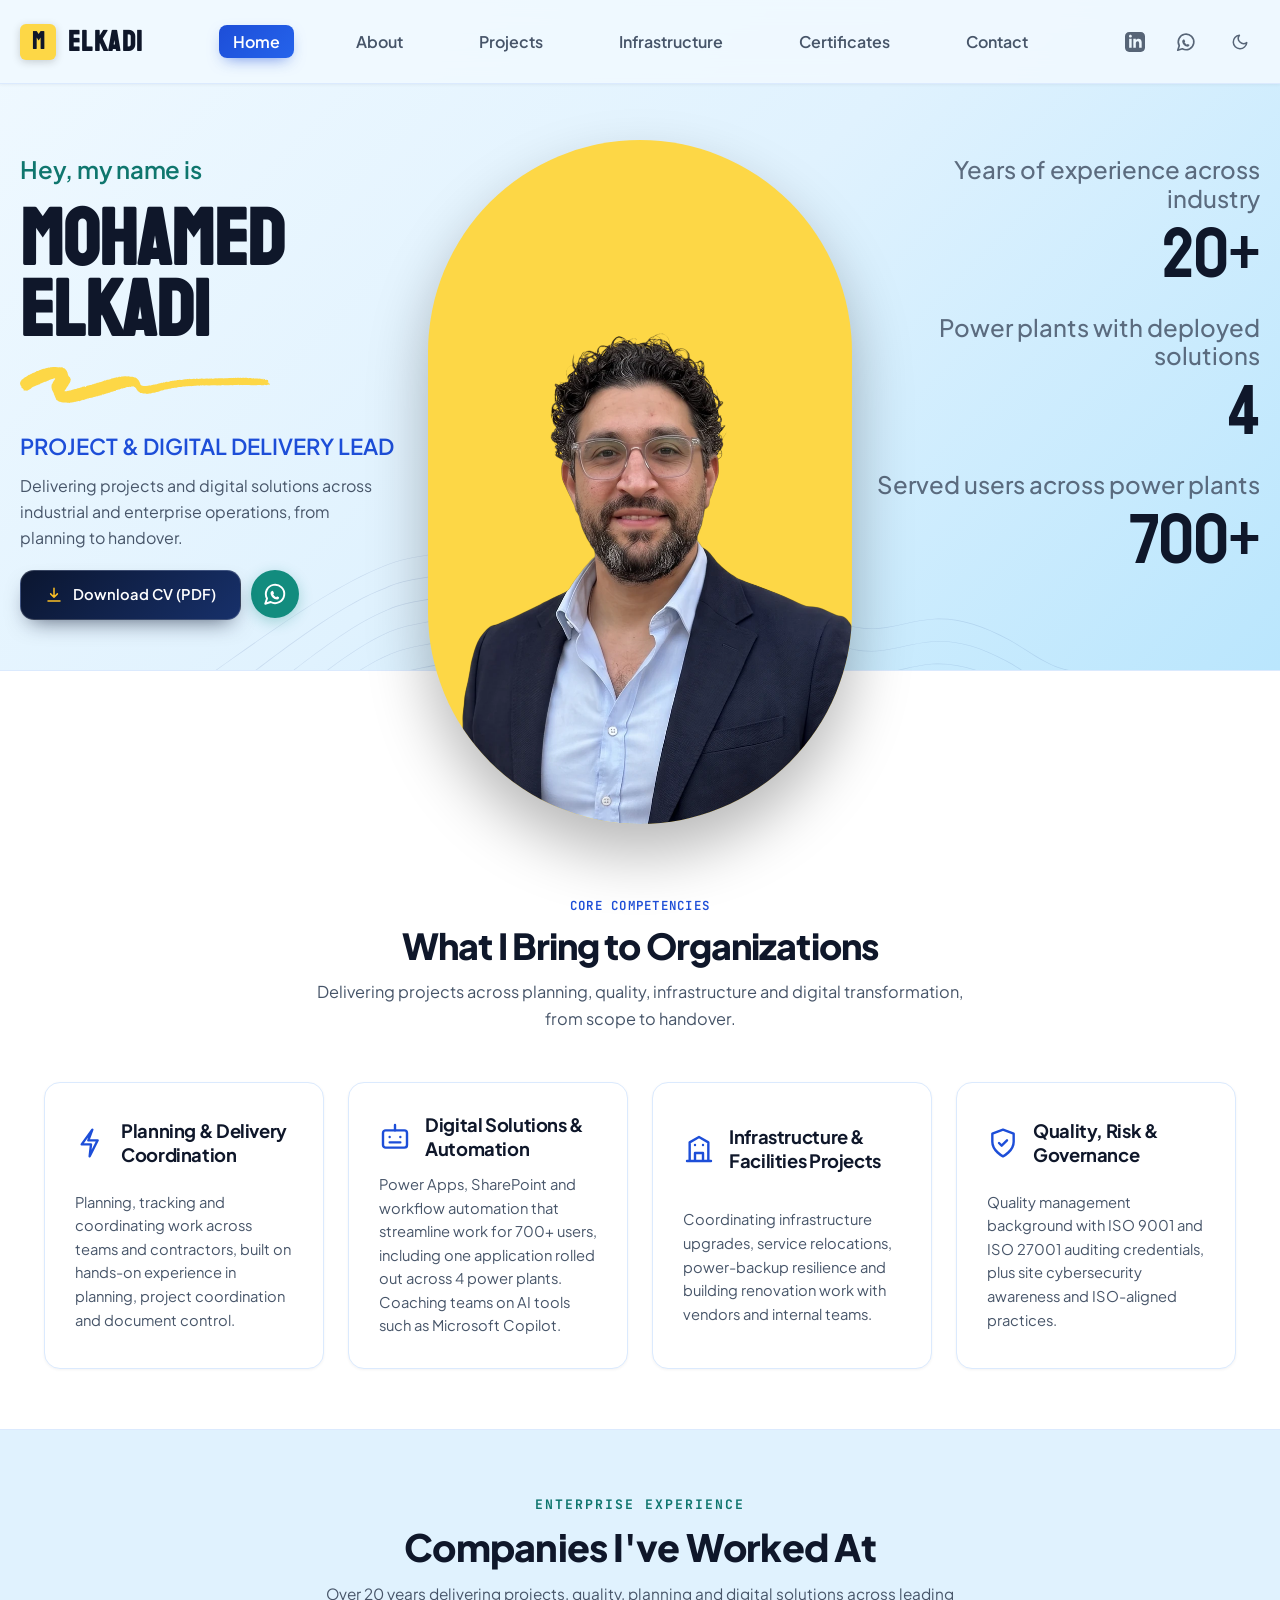
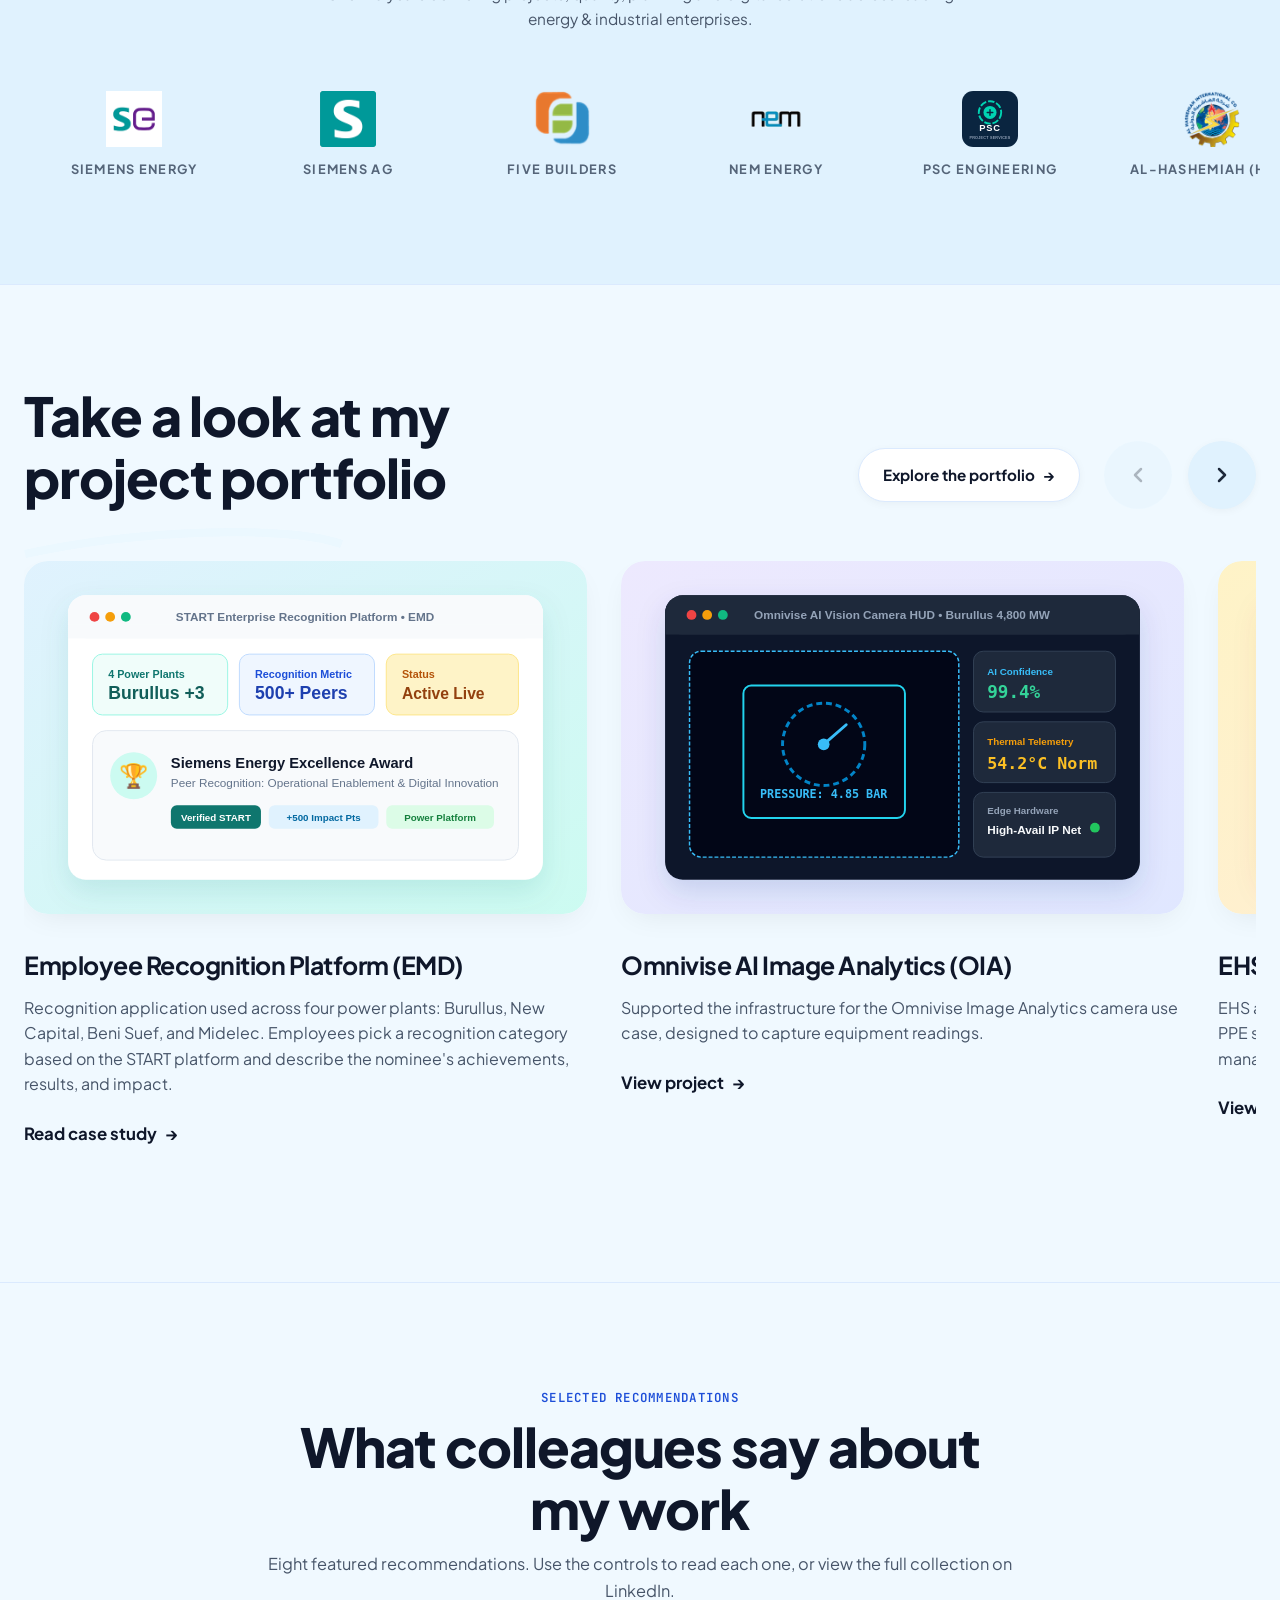
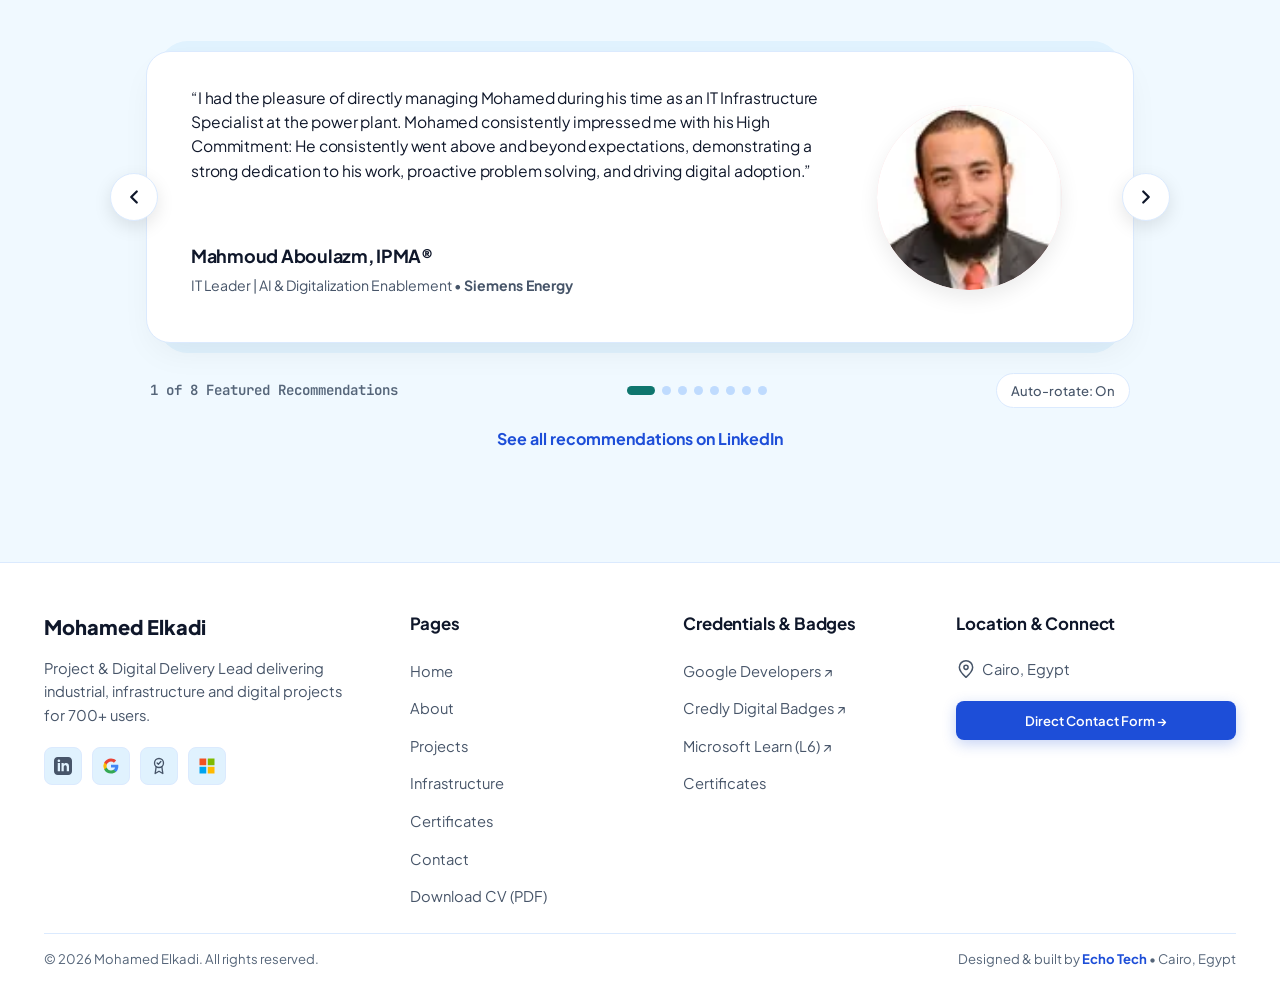
<file: index.html>
<!DOCTYPE html>
<html lang="en" data-theme="light">

<head>
  <script async src="https://www.googletagmanager.com/gtag/js?id=G-ZDBR35JF6Q"></script>
  <script>
    window.dataLayer = window.dataLayer || [];
    function gtag(){window.dataLayer.push(arguments);}
    gtag('js', new Date());
    gtag('config', 'G-ZDBR35JF6Q');
  </script>
  <meta charset="UTF-8">
  <meta name="viewport" content="width=device-width, initial-scale=1.0">

  <!-- Primary SEO Meta Tags -->
  <title>Mohamed Elkadi | Project &amp; Digital Delivery Lead</title>
  <meta name="title" content="Mohamed Elkadi | Project &amp; Digital Delivery Lead">
  <meta name="description"
    content="Project &amp; Digital Delivery Lead delivering industrial, infrastructure and digital projects, with 20+ years of experience.">
  <meta name="author" content="Mohamed Elkadi">
  <meta name="robots" content="index, follow, max-snippet:-1, max-image-preview:large, max-video-preview:-1">
  <meta name="googlebot" content="index, follow, max-snippet:-1, max-image-preview:large">
  <link rel="canonical" href="https://melkadi.website/">

  <!-- Geo & Regional Tags -->
  <meta name="geo.region" content="EG-C">
  <meta name="geo.placename" content="Cairo, Egypt">
  <meta name="geo.position" content="30.0444;31.2357">
  <meta name="ICBM" content="30.0444, 31.2357">

  <!-- Mobile & Browser Appearance -->
  <meta name="theme-color" content="#1d4ed8">
  <meta name="msapplication-TileColor" content="#1d4ed8">
  <meta name="apple-mobile-web-app-capable" content="yes">
  <meta name="apple-mobile-web-app-status-bar-style" content="default">
  <meta name="apple-mobile-web-app-title" content="Mohamed Elkadi">

  <!-- Open Graph / Facebook -->
  <meta property="og:type" content="website">
  <meta property="og:site_name" content="Mohamed Elkadi | Project &amp; Digital Delivery Lead">
  <meta property="og:url" content="https://melkadi.website/">
  <meta property="og:title" content="Mohamed Elkadi | Project &amp; Digital Delivery Lead">
  <meta property="og:description"
    content="Project &amp; Digital Delivery Lead delivering industrial, infrastructure and digital projects, with 20+ years of experience.">
  <meta property="og:image" content="https://melkadi.website/assets/social-preview.jpg?v=4">
  <meta property="og:image:secure_url" content="https://melkadi.website/assets/social-preview.jpg?v=4">
  <meta property="og:image:type" content="image/jpeg">
  <meta property="og:image:width" content="1200">
  <meta property="og:image:height" content="630">
  <meta property="og:image:alt" content="Mohamed Elkadi, Project &amp; Digital Delivery Lead">
  <meta property="og:locale" content="en_US">

  <!-- Twitter / X Cards -->
  <meta name="twitter:card" content="summary_large_image">
  <meta name="twitter:title" content="Mohamed Elkadi | Project &amp; Digital Delivery Lead">
  <meta name="twitter:description"
    content="Project &amp; Digital Delivery Lead delivering industrial, infrastructure and digital projects, with 20+ years of experience.">
  <meta name="twitter:image" content="https://melkadi.website/assets/social-preview.jpg?v=4">
  <meta name="twitter:image:alt" content="Mohamed Elkadi, Project &amp; Digital Delivery Lead">

  <!-- Favicon -->
  <link rel="icon" type="image/svg+xml"
    href="data:image/svg+xml,%3Csvg xmlns='http://www.w3.org/2000/svg' viewBox='0 0 32 32'%3E%3Crect width='32' height='32' rx='8' fill='%231d4ed8'/%3E%3Ctext x='16' y='21' font-family='sans-serif' font-size='13' font-weight='800' fill='%23ffffff' text-anchor='middle'%3EME%3C/text%3E%3C/svg%3E">

  <!-- Performance: Resource Hints & Font Preconnects -->
  <link rel="preload" as="image" href="assets/myprofile-zoomed.webp" type="image/webp">
  <link rel="preconnect" href="https://fonts.googleapis.com">
  <link rel="preconnect" href="https://fonts.gstatic.com" crossorigin>
  <link rel="dns-prefetch" href="https://fonts.googleapis.com">
  <link rel="dns-prefetch" href="https://fonts.gstatic.com">
  <link rel="dns-prefetch" href="https://www.google.com">
  <link
    href="https://fonts.googleapis.com/css2?family=JetBrains+Mono:wght@400;500;700&family=Plus+Jakarta+Sans:wght@300;400;500;600;700;800&family=Staatliches&display=swap"
    rel="stylesheet">

  <!-- Stylesheet -->
  <link rel="stylesheet" href="styles.css?v=20261111-ui47">

  <!-- Structured Data: Schema.org JSON-LD -->
  <script type="application/ld+json">
  {
    "@context": "https://schema.org",
    "@graph": [
      {
        "@type": "Person",
        "@id": "#person",
        "name": "Mohamed Elkadi",
        "givenName": "Mohamed",
        "familyName": "Elkadi",
        "jobTitle": "Project & Digital Delivery Lead",
        "worksFor": {
          "@type": "Organization",
          "name": "Siemens Energy"
        },
        "address": {
          "@type": "PostalAddress",
          "addressLocality": "Cairo",
          "addressCountry": "Egypt"
        },
        "description": "Project & Digital Delivery Lead with 20+ years of experience delivering industrial, infrastructure and digital projects.",
        "sameAs": [
          "https://www.linkedin.com/in/melkadi/",
          "https://me.developers.google.com/u/mohamed_elkadi",
          "https://www.credly.com/users/mohamedelkadi/badges",
          "https://learn.microsoft.com/en-us/users/melkadise/"
        ],
        "knowsAbout": [
          "IT Infrastructure",
          "Enterprise IT Operations",
          "Digital Enablement & Business Automation",
          "Microsoft 365 & Power Platform",
          "AI Adoption & Infrastructure",
          "Industrial Cybersecurity & Threat Mitigation",
          "Project Planning & Coordination"
        ]
      },
      {
        "@type": "WebSite",
        "@id": "#website",
        "name": "Mohamed Elkadi - Official Personal Brand & Portfolio",
        "url": "https://melkadi.website/",
        "description": "Professional portfolio of Mohamed Elkadi, focused on IT infrastructure, Power Platform, and cybersecurity.",
        "inLanguage": "en",
        "publisher": { "@id": "#person" }
      },
      {
        "@type": "ProfilePage",
        "@id": "#profilePage",
        "name": "Mohamed Elkadi - Project & Digital Delivery Lead",
        "isPartOf": { "@id": "#website" },
        "about": { "@id": "#person" },
        "mainEntity": { "@id": "#person" }
      }
    ]
  }
  </script>
</head>

<body>

  <!-- Header / Navigation (Beverr Green Theme) -->
  <header class="site-header beverr-header-theme" id="mainHeader">
    <div class="container nav-container">
      <a href="index.html" class="beverr-brand-logo" aria-label="Mohamed Elkadi Homepage">
        <span class="beverr-logo-box">M</span>
        <span class="beverr-logo-text">ELKADI</span>
      </a>

      <!-- Desktop Navigation Links -->
      <nav class="desktop-nav beverr-header-nav" aria-label="Main Navigation">
        <ul class="nav-links">
          <li><a href="index.html" class="nav-link active">Home</a></li>
          <li><a href="about.html" class="nav-link">About</a></li>
          <li><a href="portfolio.html" class="nav-link">Projects</a></li>
          <li><a href="infrastructure.html" class="nav-link">Infrastructure</a></li>
          <li><a href="training.html" class="nav-link">Certificates</a></li>
          <li><a href="contact.html" class="nav-link">Contact</a></li>
        </ul>
      </nav>

      <!-- Navigation Actions: LinkedIn & Theme Switcher -->
      <div class="nav-actions beverr-header-socials">
        <!-- LinkedIn Profile Link -->
        <a href="https://www.linkedin.com/in/melkadi/" target="_blank" rel="noopener noreferrer"
          class="beverr-social-link header-linkedin-link" title="LinkedIn Profile" aria-label="LinkedIn Profile">
          <svg width="20" height="20" viewBox="0 0 24 24" fill="currentColor" aria-hidden="true">
            <path
              d="M19 0h-14c-2.761 0-5 2.239-5 5v14c0 2.761 2.239 5 5 5h14c2.762 0 5-2.239 5-5v-14c0-2.761-2.238-5-5-5zm-11 19h-3v-11h3v11zm-1.5-12.268c-.966 0-1.75-.79-1.75-1.764s.784-1.764 1.75-1.764 1.75.79 1.75 1.764-.783 1.764-1.75 1.764zm13.5 12.268h-3v-5.604c0-3.368-4-3.113-4 0v5.604h-3v-11h3v1.765c1.396-2.586 7-2.777 7 2.476v6.759z" />
          </svg>
        </a>
        <a href="https://wa.me/201206464632?text=Hello%20Mohamed%2C%20I%20am%20contacting%20you%20from%20your%20portfolio%20website." target="_blank" rel="noopener noreferrer" class="beverr-social-link header-whatsapp-link" title="WhatsApp" aria-label="Chat with Mohamed on WhatsApp"><svg viewBox="0 0 24 24" width="22" height="22" fill="none" stroke="currentColor" stroke-width="1.8" stroke-linecap="round" stroke-linejoin="round" aria-hidden="true" focusable="false"><path d="M3 21l1.65-4.9A8.5 8.5 0 1 1 8 19.4L3 21z"/><path d="M15.6 14.9l-1.1-.55a1 1 0 0 0-1.1.15l-.45.45a6.6 6.6 0 0 1-2.6-2.6l.45-.45a1 1 0 0 0 .15-1.1L10.4 9.7a1 1 0 0 0-1.15-.55 2 2 0 0 0-1.4 1.9c.1 2.9 3.1 5.9 6 6a2 2 0 0 0 1.9-1.4 1 1 0 0 0-.15-.75z" fill="currentColor" stroke="none"/></svg></a>

        <!-- Light/Dark Mode Switcher -->
        <button class="theme-toggle-btn beverr-social-link" id="themeToggleBtn" aria-label="Toggle Theme Mode"
          title="Switch Theme">
          <svg width="18" height="18" viewBox="0 0 24 24" fill="none" stroke="currentColor" stroke-width="2"
            stroke-linecap="round" stroke-linejoin="round">
            <path d="M21 12.79A9 9 0 1 1 11.21 3 7 7 0 0 0 21 12.79z"></path>
          </svg>
        </button>

        <button class="mobile-menu-btn" id="mobileMenuToggle" aria-label="Toggle Menu" aria-expanded="false">
          <svg class="ui-icon" viewBox="0 0 24 24" aria-hidden="true"><path d="M4 6h16M4 12h16M4 18h16"></path></svg>
        </button>
      </div>
    </div>
  </header>

  <!-- Mobile Navigation Drawer -->
  <div class="mobile-drawer" id="mobileDrawer">
    <ul class="mobile-nav-links">
      <li><a href="index.html" class="mobile-nav-link active">Home</a></li>
      <li><a href="about.html" class="mobile-nav-link">About</a></li>
      <li><a href="portfolio.html" class="mobile-nav-link">Projects</a></li>
      <li><a href="infrastructure.html" class="mobile-nav-link">Infrastructure</a></li>
      <li><a href="training.html" class="mobile-nav-link">Certificates</a></li>
      <li><a href="contact.html" class="mobile-nav-link">Contact</a></li>
    </ul>
    <div style="margin-top: 18px;">
      <a href="https://www.linkedin.com/in/melkadi/" target="_blank" rel="noopener noreferrer" class="btn btn-primary"
        style="width: 100%;">Connect on LinkedIn</a>
    </div>
  </div>

  <main>
    <!-- BEVERR CLONED HERO SECTION -->
    <section class="beverr-hero" id="homeHero">
      <div class="container beverr-hero-container">

        <!-- Left Column: Name & Intro -->
        <div class="beverr-hero-left">
          <div class="beverr-greeting">Hey, my name is</div>
          <h1 class="beverr-name">MOHAMED<br>ELKADI</h1>

          <img src="assets/decorative-line-1.svg" alt="" width="260" height="18" aria-hidden="true"
            class="beverr-deco-line">

          <div class="beverr-role">PROJECT &amp; DIGITAL DELIVERY LEAD</div>
          <p class="beverr-hero-value">
            Delivering projects and digital solutions across industrial and enterprise operations, from planning to handover.
          </p>
          <div class="beverr-hero-actions">
            <a href="assets/Mohamed-Elkadi-CV.pdf" class="btn btn-cv" download><svg viewBox="0 0 24 24" width="18" height="18" fill="none" stroke="currentColor" stroke-width="2" stroke-linecap="round" stroke-linejoin="round" aria-hidden="true"><path d="M12 3v12m0 0l-4.5-4.5M12 15l4.5-4.5M4 20h16"/></svg><span>Download CV (PDF)</span></a>
            <a href="https://wa.me/201206464632?text=Hello%20Mohamed%2C%20I%20am%20contacting%20you%20from%20your%20portfolio%20website." class="btn-whatsapp-circle" target="_blank" rel="noopener noreferrer" aria-label="Chat with Mohamed on WhatsApp" title="Chat on WhatsApp">
              <svg viewBox="0 0 24 24" width="26" height="26" fill="none" stroke="currentColor" stroke-width="1.8" stroke-linecap="round" stroke-linejoin="round" aria-hidden="true" focusable="false">
                <path d="M3 21l1.65-4.9A8.5 8.5 0 1 1 8 19.4L3 21z"/>
                <path d="M15.6 14.9l-1.1-.55a1 1 0 0 0-1.1.15l-.45.45a6.6 6.6 0 0 1-2.6-2.6l.45-.45a1 1 0 0 0 .15-1.1L10.4 9.7a1 1 0 0 0-1.15-.55 2 2 0 0 0-1.4 1.9c.1 2.9 3.1 5.9 6 6a2 2 0 0 0 1.9-1.4 1 1 0 0 0-.15-.75z" fill="currentColor" stroke="none"/>
              </svg>
            </a>
          </div>
        </div>

        <!-- Center Column: Oval Capsule Portrait (Protruding below into white) -->
        <div class="beverr-hero-center">
          <div class="beverr-arch-frame">
            <picture>
              <source srcset="assets/myprofile-zoomed.webp" type="image/webp">
              <img src="assets/myprofile-zoomed.png" alt="Mohamed Elkadi" width="424" height="684" fetchpriority="high"
                decoding="sync" class="beverr-hero-portrait" onerror="this.src='assets/profile-fallback.svg'">
            </picture>
          </div>
        </div>

        <!-- Right Column: Vertical Metric Counters -->
        <div class="beverr-hero-right">
          <div class="beverr-stat-item">
            <div class="beverr-stat-label">Years of experience across industry</div>
            <div class="beverr-stat-number">20+</div>
          </div>

          <div class="beverr-stat-item">
            <div class="beverr-stat-label">Power plants with deployed solutions</div>
            <div class="beverr-stat-number">4</div>
          </div>

          <div class="beverr-stat-item">
            <div class="beverr-stat-label">Served users across power plants</div>
            <div class="beverr-stat-number">700+</div>
          </div>
        </div>

      </div>
    </section>

    <!-- CORE SERVICES & CAPABILITIES (You X Structure - Protruding Arch Clearance) -->
    <section class="section-wrapper services-after-hero" id="services">
      <div class="container">
        <div class="section-header" style="text-align: center; max-width: 680px; margin: 0 auto 50px auto;">
          <span class="section-eyebrow">Core competencies</span>
          <h2 class="section-title">What I Bring to Organizations</h2>
          <p class="section-desc">Delivering projects across planning, quality, infrastructure and digital transformation, from scope to handover.</p>
        </div>

        <div class="capabilities-grid" style="grid-template-columns: repeat(auto-fit, minmax(280px, 1fr)); gap: 24px;">

          <div class="card-glass" style="padding: 30px; border-radius: 16px;">
            <div class="service-icon" aria-hidden="true"><svg class="ui-icon" viewBox="0 0 24 24"><path d="m13 2-3 8h7l-6 12 1-9H5l8-11Z"></path></svg></div>
            <h3 style="font-size: 1.25rem; font-weight: 700; color: var(--text-primary); margin-bottom: 10px;">Planning & Delivery Coordination</h3>
            <p style="font-size: 0.92rem; color: var(--text-secondary); line-height: 1.6;">
              Planning, tracking and coordinating work across teams and contractors, built on hands-on experience in planning, project coordination and document control.
            </p>
          </div>

          <div class="card-glass" style="padding: 30px; border-radius: 16px;">
            <div class="service-icon" aria-hidden="true"><svg class="ui-icon" viewBox="0 0 24 24"><rect x="3" y="7" width="18" height="13" rx="2"></rect><path d="M12 3v4M8 12h.01M16 12h.01M8 16h8"></path></svg></div>
            <h3 style="font-size: 1.25rem; font-weight: 700; color: var(--text-primary); margin-bottom: 10px;">Digital Solutions & Automation</h3>
            <p style="font-size: 0.92rem; color: var(--text-secondary); line-height: 1.6;">
              Power Apps, SharePoint and workflow automation that streamline work for 700+ users, including one application rolled out across 4 power plants. Coaching teams on AI tools such as Microsoft Copilot.
            </p>
          </div>

          <div class="card-glass" style="padding: 30px; border-radius: 16px;">
            <div class="service-icon" aria-hidden="true"><svg class="ui-icon" viewBox="0 0 24 24"><path d="M3 21h18M5 21V7l7-4 7 4v14M9 21v-6h6v6M9 9h.01M15 9h.01"></path></svg></div>
            <h3 style="font-size: 1.25rem; font-weight: 700; color: var(--text-primary); margin-bottom: 10px;">Infrastructure & Facilities Projects</h3>
            <p style="font-size: 0.92rem; color: var(--text-secondary); line-height: 1.6;">
              Coordinating infrastructure upgrades, service relocations, power-backup resilience and building renovation work with vendors and internal teams.
            </p>
          </div>

          <div class="card-glass" style="padding: 30px; border-radius: 16px;">
            <div class="service-icon" aria-hidden="true"><svg class="ui-icon" viewBox="0 0 24 24"><path d="M12 22s8-4 8-11V5l-8-3-8 3v6c0 7 8 11 8 11Z"></path><path d="m9 12 2 2 4-4"></path></svg></div>
            <h3 style="font-size: 1.25rem; font-weight: 700; color: var(--text-primary); margin-bottom: 10px;">Quality, Risk & Governance</h3>
            <p style="font-size: 0.92rem; color: var(--text-secondary); line-height: 1.6;">
              Quality management background with ISO 9001 and ISO 27001 auditing credentials, plus site cybersecurity awareness and ISO-aligned practices.
            </p>
          </div>

        </div>
      </div>
    </section>

    <!-- COMPANIES I'VE WORKED AT CAROUSEL -->
    <section class="companies-carousel-section" id="companiesCarousel"
      aria-label="Companies I've Worked At">
      <div class="container">
        <div class="companies-carousel-header">
          <span class="companies-carousel-eyebrow">Enterprise Experience</span>
          <h2 class="companies-carousel-title">Companies I've Worked At</h2>
          <p class="companies-carousel-desc">Over 20 years delivering projects, quality, planning and digital solutions across leading energy &amp; industrial enterprises.</p>
        </div>
      </div>

      <!-- The marquee adds an aria-hidden duplicate set in JavaScript. -->
      <div class="companies-marquee-container container" id="companiesMarquee">
        <div class="companies-marquee-track" id="companiesTrack">
          <div class="company-carousel-card">
            <div class="company-card-icon-wrap" aria-hidden="true"><img src="assets/companies/siemens-energy.png" width="128" height="128" alt="" class="company-logo-img" loading="lazy" decoding="async"></div>
            <div class="company-card-info"><span class="company-card-name">Siemens Energy</span></div>
          </div>
          <div class="company-carousel-card">
            <div class="company-card-icon-wrap" aria-hidden="true"><img src="assets/companies/siemens.png" width="128" height="128" alt="" class="company-logo-img" loading="lazy" decoding="async"></div>
            <div class="company-card-info"><span class="company-card-name">Siemens AG</span></div>
          </div>
          <div class="company-carousel-card">
            <div class="company-card-icon-wrap" aria-hidden="true"><img src="assets/companies/5builders-mark.png" width="120" height="120" alt="" class="company-logo-img" loading="lazy" decoding="async"></div>
            <div class="company-card-info"><span class="company-card-name">Five Builders</span></div>
          </div>
          <div class="company-carousel-card">
            <div class="company-card-icon-wrap" aria-hidden="true"><img src="assets/companies/nem-energy.png" width="128" height="128" alt="" class="company-logo-img" loading="lazy" decoding="async"></div>
            <div class="company-card-info"><span class="company-card-name">NEM Energy</span></div>
          </div>
          <div class="company-carousel-card">
            <div class="company-card-icon-wrap" aria-hidden="true"><img src="assets/companies/psc.svg" width="120" height="120" alt="" class="company-logo-img" loading="lazy" decoding="async"></div>
            <div class="company-card-info"><span class="company-card-name">PSC Engineering</span></div>
          </div>
          <div class="company-carousel-card">
            <div class="company-card-icon-wrap" aria-hidden="true"><img src="assets/companies/hashemiah.png" width="128" height="128" alt="" class="company-logo-img" loading="lazy" decoding="async"></div>
            <div class="company-card-info"><span class="company-card-name">Al-Hashemiah (HCC)</span></div>
          </div>
          <div class="company-carousel-card">
            <div class="company-card-icon-wrap" aria-hidden="true"><img src="assets/companies/iemsa.png" width="128" height="128" alt="" class="company-logo-img" loading="lazy" decoding="async"></div>
            <div class="company-card-info"><span class="company-card-name">IEMSA</span></div>
          </div>

        </div>
      </div>
    </section>

    <!-- TAKE A LOOK AT MY DESIGN PORTFOLIO (You X Showcase Slider Section) -->
    <section class="youx-portfolio-section" id="portfolio">
      <div class="container" style="max-width: 1400px;">

        <div class="youx-portfolio-header">
          <div class="youx-title-wrap">
            <h2 class="youx-section-title">
              Take a look at my<br>
              <span class="youx-title-highlight">
                project portfolio
                <img src="assets/portfolio/portfolio-underline.svg" width="312" height="30" alt="" class="portfolio-underline-svg"
                  aria-hidden="true" />
              </span>
            </h2>
          </div>
          <div class="portfolio-slider-controls">
            <a href="portfolio.html" class="portfolio-all-badge" title="Browse all 17 enterprise applications">
              <span>Explore the portfolio</span>
              <span class="portfolio-link-arrow">→</span>
            </a>
            <button class="portfolio-slider-arrow" id="portfolioPrevBtn" aria-label="Previous project">
              <svg width="24" height="24" viewBox="0 0 24 24" fill="none" stroke="currentColor" stroke-width="2.5"
                stroke-linecap="round" stroke-linejoin="round">
                <polyline points="15 18 9 12 15 6"></polyline>
              </svg>
            </button>
            <button class="portfolio-slider-arrow" id="portfolioNextBtn" aria-label="Next project">
              <svg width="24" height="24" viewBox="0 0 24 24" fill="none" stroke="currentColor" stroke-width="2.5"
                stroke-linecap="round" stroke-linejoin="round">
                <polyline points="9 18 15 12 9 6"></polyline>
              </svg>
            </button>
          </div>
        </div>

        <!-- Slider Main Track -->
        <div class="portfolio-slider-wrapper">
          <div class="portfolio-slider-track" id="portfolioSliderTrack">

            <!-- Slide 1: Employee Recognition Platform (EMD) -->
            <div class="portfolio-slider-card">
              <div class="portfolio-card-thumb">
                <img src="assets/portfolio/project-emd.svg" width="575" height="360" alt="Employee Recognition Platform (EMD)"
                  class="portfolio-thumb-img" loading="lazy" />
              </div>
              <div class="portfolio-card-content">
                <h3 class="portfolio-card-title">Employee Recognition Platform (EMD)</h3>
                <p class="portfolio-card-desc">
                  Recognition application used across four power plants: Burullus, New Capital, Beni Suef, and Midelec. Employees pick a recognition category based on the START platform and describe the nominee's achievements, results, and impact.
                </p>
                <a href="portfolio.html#emd" class="portfolio-card-link">
                  <span>Read case study</span>
                  <span class="portfolio-link-arrow">→</span>
                </a>
              </div>
            </div>

            <!-- Slide 2: Omnivise AI Image Analytics (OIA) -->
            <div class="portfolio-slider-card">
              <div class="portfolio-card-thumb">
                <img src="assets/portfolio/project-oia.svg" width="575" height="360" alt="Omnivise AI Image Analytics (OIA)"
                  class="portfolio-thumb-img" loading="lazy" />
              </div>
              <div class="portfolio-card-content">
                <h3 class="portfolio-card-title">Omnivise AI Image Analytics (OIA)</h3>
                <p class="portfolio-card-desc">
                  Supported the infrastructure for the Omnivise Image Analytics camera use case, designed to capture equipment readings.
                </p>
                <a href="portfolio.html#oia" class="portfolio-card-link">
                  <span>View project</span>
                  <span class="portfolio-link-arrow">→</span>
                </a>
              </div>
            </div>

            <!-- Slide 3: EHS Safety Suite & Mobile QR Scanner -->
            <div class="portfolio-slider-card">
              <div class="portfolio-card-thumb">
                <img src="assets/portfolio/project-ehs.svg" width="575" height="360" alt="EHS Safety Suite & Mobile QR Scanner"
                  class="portfolio-thumb-img" loading="lazy" />
              </div>
              <div class="portfolio-card-content">
                <h3 class="portfolio-card-title">EHS Safety Suite &amp; Mobile QR Scanner</h3>
                <p class="portfolio-card-desc">
                  EHS applications built with the EHS team: Safety Data Sheets by QR code, PPE size collection, lifting equipment tracking, and EHS task management.
                </p>
                <a href="portfolio.html#ehs" class="portfolio-card-link">
                  <span>View project</span>
                  <span class="portfolio-link-arrow">→</span>
                </a>
              </div>
            </div>

            <!-- Slide 4: IT Facilities System -->
            <div class="portfolio-slider-card">
              <div class="portfolio-card-thumb">
                <img src="assets/portfolio/project-warehouse.svg" width="575" height="360" alt="IT Facilities System"
                  class="portfolio-thumb-img" loading="lazy" />
              </div>
              <div class="portfolio-card-content">
                <h3 class="portfolio-card-title">IT Facilities System</h3>
                <p class="portfolio-card-desc">
                  End-user interface to request IT assets and facilities, also used as the IT warehouse tool for managing the department's items.
                </p>
                <a href="portfolio.html#it-warehouse" class="portfolio-card-link">
                  <span>View project</span>
                  <span class="portfolio-link-arrow">→</span>
                </a>
              </div>
            </div>

            <!-- Slide 5: Operation Start Card (PTW System) -->
            <div class="portfolio-slider-card">
              <div class="portfolio-card-thumb">
                <img src="assets/portfolio/project-ptw.svg" width="575" height="360" alt="Operation Start Card (PTW System)"
                  class="portfolio-thumb-img" loading="lazy" />
              </div>
              <div class="portfolio-card-content">
                <h3 class="portfolio-card-title">Operation Start Card (PTW System)</h3>
                <p class="portfolio-card-desc">
                  Application for managing all Permit to Work (PTW) activities with the other departments.
                </p>
                <a href="portfolio.html#ptw" class="portfolio-card-link">
                  <span>Read case study</span>
                  <span class="portfolio-link-arrow">→</span>
                </a>
              </div>
            </div>

            <!-- Slide 6: Guest Internet Voucher Automation -->
            <div class="portfolio-slider-card">
              <div class="portfolio-card-thumb">
                <img src="assets/portfolio/project-voucher.svg" width="575" height="360" alt="Guest Internet Voucher Automation"
                  class="portfolio-thumb-img" loading="lazy" />
              </div>
              <div class="portfolio-card-content">
                <h3 class="portfolio-card-title">Guest Internet Voucher Automation</h3>
                <p class="portfolio-card-desc">
                  Generates guest internet voucher codes through integration with the firewall, giving end users dynamic access to internet services.
                </p>
                <a href="portfolio.html#voucher" class="portfolio-card-link">
                  <span>View project</span>
                  <span class="portfolio-link-arrow">→</span>
                </a>
              </div>
            </div>

            <!-- Slide 7: Burullus IT Tools Hub -->
            <div class="portfolio-slider-card">
              <div class="portfolio-card-thumb">
                <img src="assets/portfolio/project-hub.svg" width="575" height="360" alt="Burullus IT Tools Hub" class="portfolio-thumb-img"
                  loading="lazy" />
              </div>
              <div class="portfolio-card-content">
                <h3 class="portfolio-card-title">Burullus IT Tools Hub</h3>
                <p class="portfolio-card-desc">
                  Burullus IT Tools: one place that contains the interfaces of all the applications developed for the site.
                </p>
                <a href="portfolio.html#it-tools-hub" class="portfolio-card-link">
                  <span>View project</span>
                  <span class="portfolio-link-arrow">→</span>
                </a>
              </div>
            </div>

            <!-- Slide 8: Plant Learning Management System (LMS) -->
            <div class="portfolio-slider-card">
              <div class="portfolio-card-thumb">
                <img src="assets/portfolio/project-lms.svg" width="575" height="360" alt="Plant Learning Management System (LMS)"
                  class="portfolio-thumb-img" loading="lazy" />
              </div>
              <div class="portfolio-card-content">
                <h3 class="portfolio-card-title">Plant Learning Management System (LMS)</h3>
                <p class="portfolio-card-desc">
                  Controls internal and external training for all employees on site.
                </p>
                <a href="portfolio.html#lms" class="portfolio-card-link">
                  <span>View project</span>
                  <span class="portfolio-link-arrow">→</span>
                </a>
              </div>
            </div>

            <!-- Slide 9: Heavy Equipment & Fleet Reservation -->
            <div class="portfolio-slider-card">
              <div class="portfolio-card-thumb">
                <img src="assets/portfolio/project-equipment.svg" width="575" height="360" alt="Heavy Equipment & Fleet Reservation"
                  class="portfolio-thumb-img" loading="lazy" />
              </div>
              <div class="portfolio-card-content">
                <h3 class="portfolio-card-title">Heavy Equipment &amp; Fleet Reservation</h3>
                <p class="portfolio-card-desc">
                  Reservation tool for site teams to book heavy equipment.
                </p>
                <a href="portfolio.html#heavy-equip" class="portfolio-card-link">
                  <span>View project</span>
                  <span class="portfolio-link-arrow">→</span>
                </a>
              </div>
            </div>

            <!-- Slide 10: Multi-Department Project Control Systems -->
            <div class="portfolio-slider-card">
              <div class="portfolio-card-thumb">
                <img src="assets/portfolio/project-pcs.svg" width="575" height="360" alt="Multi-Department Project Control Systems"
                  class="portfolio-thumb-img" loading="lazy" />
              </div>
              <div class="portfolio-card-content">
                <h3 class="portfolio-card-title">Multi-Department Project Control Systems</h3>
                <p class="portfolio-card-desc">
                  Project control applications built for Al-Hashemiah (HCC), PSC, NEM Energy Egypt, and Siemens HTT, covering the technical office, quality control, material control, planning, and management.
                </p>
                <a href="portfolio.html#project-controls" class="portfolio-card-link">
                  <span>View project</span>
                  <span class="portfolio-link-arrow">→</span>
                </a>
              </div>
            </div>

          </div>
        </div>

      </div>
    </section>

    <!-- WHAT MY CLIENTS SAY ABOUT MY WORK (Featured Testimonials Slider) -->
    <section class="you-slider-section" id="testimonials">
      <div class="container" style="max-width: 1200px;">

        <!-- Section Header -->
        <div class="you-slider-header">
          <span class="section-eyebrow">Selected Recommendations</span>
          <h2 class="youx-section-title" style="margin-bottom: 12px;">What colleagues say about my work</h2>
          <p class="section-desc">
            Eight featured recommendations. Use the controls to read each one, or view the full collection on LinkedIn.
          </p>
        </div>
        <!-- Stacked Card Slider Container -->
        <div class="you-slider-outer">

          <!-- Previous Button (Flanking Left) -->
          <button class="you-slider-arrow you-slider-prev" id="youSliderPrevBtn" aria-label="Previous recommendation"
            title="Previous recommendation">
            <svg width="22" height="22" viewBox="0 0 24 24" fill="none" stroke="currentColor" stroke-width="2.5"
              stroke-linecap="round" stroke-linejoin="round">
              <path d="M15 18l-6-6 6-6" />
            </svg>
          </button>

          <!-- Stacked Background Cards Effect -->
          <div class="you-slider-stack-underlay" aria-hidden="true"></div>

          <!-- Slider Viewport -->
          <div class="you-slider-viewport" id="youSliderViewport" aria-live="polite" aria-atomic="true">
            <div class="you-slider-track" id="youSliderTrack">
              <!-- Slide 1: Karim Refaat, CMRP® -->
              <div class="you-slide active" data-slide-index="0">
                <div class="you-slide-card">
                  <div class="you-slide-content">
                    <blockquote class="you-slide-quote">
                      <q>It has been an absolute pleasure working with Elkadi. He brings a high level of technical
                      expertise, analytical rigor, and a collaborative spirit to every project. Elkadi is consistently
                      reliable, detail-oriented, and solution-driven. He is a fantastic asset to any team, and I
                      recommend him highly.</q>
                    </blockquote>
                    <div class="you-slide-author-wrap">
                      <div class="you-slide-name">Karim Refaat, CMRP®</div>
                      <div class="you-slide-role">HRSG Service Engineer • <strong>Siemens Energy</strong></div>
                      <div class="testimonial-badge-linkedin" style="margin-top: 10px;">
                      </div>
                    </div>
                  </div>
                  <div class="you-slide-media">
                    <div class="you-avatar-circle-backdrop" style="--circle-bg: #e0f2fe;">
                      <picture><source srcset="assets/recommendations/karim_refaat.webp" type="image/webp"><img src="assets/recommendations/karim_refaat.jpg" alt="Karim Refaat, CMRP®"
                        class="you-slide-avatar-img" loading="lazy" onerror="this.src='assets/profile-fallback.svg'"></picture>
                    </div>
                  </div>
                </div>
              </div>
              <!-- Slide 2: Moamen Ibrahem -->
              <div class="you-slide" data-slide-index="1">
                <div class="you-slide-card">
                  <div class="you-slide-content">
                    <blockquote class="you-slide-quote">
                      <q>Mr. Mohamed Elkadi is an exceptional IT engineer with a keen eye for detail and a strong work
                      ethic. I had the pleasure of working with him in Siemens-Energy and was consistently impressed by
                      his ability to work in CYS & IT. A true team player, always willing to lend a helping hand and
                      contribute to the success of the team.</q>
                    </blockquote>
                    <div class="you-slide-author-wrap">
                      <div class="you-slide-name">Moamen Ibrahem</div>
                      <div class="you-slide-role">Head of Mechanical Maintenance O&M • <strong>Burullus Power Plant
                          4800MW</strong></div>
                      <div class="testimonial-badge-linkedin" style="margin-top: 10px;">
                      </div>
                    </div>
                  </div>
                  <div class="you-slide-media">
                    <div class="you-avatar-circle-backdrop" style="--circle-bg: #fef3c7;">
                      <picture><source srcset="assets/recommendations/moamen_ibrahem.webp" type="image/webp"><img src="assets/recommendations/moamen_ibrahem.jpg" width="100" height="100" alt="Moamen Ibrahem"
                        class="you-slide-avatar-img" loading="lazy" onerror="this.src='assets/profile-fallback.svg'"></picture>
                    </div>
                  </div>
                </div>
              </div>
              <!-- Slide 3: Mousa Eladly -->
              <div class="you-slide" data-slide-index="2">
                <div class="you-slide-card">
                  <div class="you-slide-content">
                    <blockquote class="you-slide-quote">
                      <q>I am continually impressed by his deep knowledge of cybersecurity and IT systems. His expertise
                      in areas such as network security, threat mitigation, and system optimization is unparalleled.
                      Mohamed is not only technically proficient but also highly proactive in identifying potential
                      vulnerabilities, ensuring systems remain secure and efficient.</q>
                    </blockquote>
                    <div class="you-slide-author-wrap">
                      <div class="you-slide-name">Mousa Eladly</div>
                      <div class="you-slide-role">Power Plant Asset Reliability Engineer • <strong>Siemens Energy Kft
                          (Budapest, Hungary)</strong></div>
                      <div class="testimonial-badge-linkedin" style="margin-top: 10px;">
                      </div>
                    </div>
                  </div>
                  <div class="you-slide-media">
                    <div class="you-avatar-circle-backdrop" style="--circle-bg: #ccfbf1;">
                      <picture><source srcset="assets/recommendations/mousa_eladly.webp" type="image/webp"><img src="assets/recommendations/mousa_eladly.jpg" alt="Mousa Eladly" class="you-slide-avatar-img"
                        loading="lazy" onerror="this.src='assets/profile-fallback.svg'"></picture>
                    </div>
                  </div>
                </div>
              </div>
              <!-- Slide 4: Islam Mahmoud -->
              <div class="you-slide" data-slide-index="3">
                <div class="you-slide-card">
                  <div class="you-slide-content">
                    <blockquote class="you-slide-quote">
                      <q>I’ve had the pleasure of working with many professionals in our line of work, but Mohamed is
                      someone who I will always remember fondly. I do recommend him as a subject matter expert in terms
                      of IT infrastructure operation management.</q>
                    </blockquote>
                    <div class="you-slide-author-wrap">
                      <div class="you-slide-name">Islam Mahmoud</div>
                      <div class="you-slide-role">IT Infrastructure Delivery Manager | IEC 62443 Expert | PMP •
                        <strong>Siemens Energy</strong>
                      </div>
                      <div class="testimonial-badge-linkedin" style="margin-top: 10px;">
                      </div>
                    </div>
                  </div>
                  <div class="you-slide-media">
                    <div class="you-avatar-circle-backdrop" style="--circle-bg: #ede9fe;">
                      <picture><source srcset="assets/recommendations/islam_mahmoud.webp" type="image/webp"><img src="assets/recommendations/islam_mahmoud.jpg" width="100" height="100" alt="Islam Mahmoud"
                        class="you-slide-avatar-img" loading="lazy" onerror="this.src='assets/profile-fallback.svg'"></picture>
                    </div>
                  </div>
                </div>
              </div>
              <!-- Slide 5: Mahmoud Aboulazm, IPMA® -->
              <div class="you-slide" data-slide-index="4">
                <div class="you-slide-card">
                  <div class="you-slide-content">
                    <blockquote class="you-slide-quote">
                      <q>I had the pleasure of directly managing Mohamed during his time as an IT Infrastructure
                      Specialist at the power plant. Mohamed consistently impressed me with his High Commitment: He
                      consistently went above and beyond expectations, demonstrating a strong dedication to his work,
                      proactive problem solving, and driving digital adoption.</q>
                    </blockquote>
                    <div class="you-slide-author-wrap">
                      <div class="you-slide-name">Mahmoud Aboulazm, IPMA®</div>
                      <div class="you-slide-role">IT Leader | AI & Digitalization Enablement • <strong>Siemens
                          Energy</strong></div>
                      <div class="testimonial-badge-linkedin" style="margin-top: 10px;">
                      </div>
                    </div>
                  </div>
                  <div class="you-slide-media">
                    <div class="you-avatar-circle-backdrop" style="--circle-bg: #ffe4e6;">
                      <picture><source srcset="assets/recommendations/mahmoud_aboulazm.webp" type="image/webp"><img src="assets/recommendations/mahmoud_aboulazm.jpg" width="100" height="100" alt="Mahmoud Aboulazm, IPMA®"
                        class="you-slide-avatar-img" loading="lazy" onerror="this.src='assets/profile-fallback.svg'"></picture>
                    </div>
                  </div>
                </div>
              </div>
              <!-- Slide 6: Youness Jarir -->
              <div class="you-slide" data-slide-index="5">
                <div class="you-slide-card">
                  <div class="you-slide-content">
                    <blockquote class="you-slide-quote">
                      <q>Elkadi has been of great value to our team in the Burullus Power Plant. He set up our IT system
                      and excelled at the job. He operationalised the plant management system, WebBFS, overseeing a
                      seamless integration that has since been instrumental in making our Operations lean and wholly
                      optimised. Further, Elkadi built up a single sign-on point catering for all our software.</q>
                    </blockquote>
                    <div class="you-slide-author-wrap">
                      <div class="you-slide-name">Youness Jarir</div>
                      <div class="you-slide-role">Power Plants Operations & Maintenance Management Expert •
                        <strong>Burullus Power Plant</strong>
                      </div>
                      <div class="testimonial-badge-linkedin" style="margin-top: 10px;">
                      </div>
                    </div>
                  </div>
                  <div class="you-slide-media">
                    <div class="you-avatar-circle-backdrop" style="--circle-bg: #dcfce7;">
                      <picture><source srcset="assets/recommendations/youness_jarir.webp" type="image/webp"><img src="assets/recommendations/youness_jarir.jpg" width="100" height="100" alt="Youness Jarir"
                        class="you-slide-avatar-img" loading="lazy" onerror="this.src='assets/profile-fallback.svg'"></picture>
                    </div>
                  </div>
                </div>
              </div>
              <!-- Slide 7: Dr. Ahmed Sharaf, PhD -->
              <div class="you-slide" data-slide-index="6">
                <div class="you-slide-card">
                  <div class="you-slide-content">
                    <blockquote class="you-slide-quote">
                      <q>Mohamed is an amazing person who is very committed regarding the employer vision and strategies.
                      He is well organised, working according to a plan, very intelligent and energetic, and finally he
                      is thinking out of the box.</q>
                    </blockquote>
                    <div class="you-slide-author-wrap">
                      <div class="you-slide-name">Dr. Ahmed Sharaf, PhD</div>
                      <div class="you-slide-role">Head of Environment, Health & Safety • <strong>Siemens Energy</strong>
                      </div>
                      <div class="testimonial-badge-linkedin" style="margin-top: 10px;">
                      </div>
                    </div>
                  </div>
                  <div class="you-slide-media">
                    <div class="you-avatar-circle-backdrop" style="--circle-bg: #e0f2fe;">
                      <picture><source srcset="assets/recommendations/ahmed_sharaf.webp" type="image/webp"><img src="assets/recommendations/ahmed_sharaf.jpg" width="100" height="100" alt="Dr. Ahmed Sharaf, PhD"
                        class="you-slide-avatar-img" loading="lazy" onerror="this.src='assets/profile-fallback.svg'"></picture>
                    </div>
                  </div>
                </div>
              </div>
              <!-- Slide 8: Moustafa El Dkhakhny -->
              <div class="you-slide" data-slide-index="7">
                <div class="you-slide-card">
                  <div class="you-slide-content">
                    <blockquote class="you-slide-quote">
                      <q>I have had the pleasure of working closely with Mohamed for many years at previous projects, and
                      I can confidently say that he is one of the most talented and dedicated engineers I have ever
                      worked with. His expertise combined with his ability to lead a team effectively has resulted in
                      the successful completion of numerous projects.</q>
                    </blockquote>
                    <div class="you-slide-author-wrap">
                      <div class="you-slide-name">Moustafa El Dkhakhny</div>
                      <div class="you-slide-role">Founder, SESHAT | Project Planning & Controls •
                        <strong>SESHAT</strong>
                      </div>
                      <div class="testimonial-badge-linkedin" style="margin-top: 10px;">
                      </div>
                    </div>
                  </div>
                  <div class="you-slide-media">
                    <div class="you-avatar-circle-backdrop" style="--circle-bg: #fef3c7;">
                      <picture><source srcset="assets/recommendations/moustafa_el_dkhakhny.webp" type="image/webp"><img src="assets/recommendations/moustafa_el_dkhakhny.jpg" width="100" height="100" alt="Moustafa El Dkhakhny"
                        class="you-slide-avatar-img" loading="lazy" onerror="this.src='assets/profile-fallback.svg'"></picture>
                    </div>
                  </div>
                </div>
              </div>
              <!-- Slide 9: Ahmed El Sayed -->
              <div class="you-slide" data-slide-index="8">
                <div class="you-slide-card">
                  <div class="you-slide-content">
                    <blockquote class="you-slide-quote">
                      <q>It is an absolute privilege to recommend Mohamed, with whom I had the pleasure of working closely
                      at Siemens Energy. He consistently demonstrates outstanding professionalism, deep expertise, and
                      an unwavering commitment to excellence. During our time working together, he repeatedly impressed
                      me with his dedication and exceptional problem-solving skills.</q>
                    </blockquote>
                    <div class="you-slide-author-wrap">
                      <div class="you-slide-name">Ahmed El Sayed</div>
                      <div class="you-slide-role">Senior Network Engineer | Cisco & Juniper | WAN/LAN • <strong>Network
                          Infrastructure (EMEA & GCC)</strong></div>
                      <div class="testimonial-badge-linkedin" style="margin-top: 10px;">
                      </div>
                    </div>
                  </div>
                  <div class="you-slide-media">
                    <div class="you-avatar-circle-backdrop" style="--circle-bg: #ccfbf1;">
                      <picture><source srcset="assets/recommendations/ahmed_el_sayed.webp" type="image/webp"><img src="assets/recommendations/ahmed_el_sayed.jpg" alt="Ahmed El Sayed"
                        class="you-slide-avatar-img" loading="lazy" onerror="this.src='assets/profile-fallback.svg'"></picture>
                    </div>
                  </div>
                </div>
              </div>
              <!-- Slide 10: Gamal AbdElnaser, CMRP -->
              <div class="you-slide" data-slide-index="9">
                <div class="you-slide-card">
                  <div class="you-slide-content">
                    <blockquote class="you-slide-quote">
                      <q>I highly recommend Elkady, we worked together at Siemens Energy. He consistently demonstrated
                      initiative, competence, and collaboration. Elkady took on challenges with enthusiasm, implemented
                      innovative solutions, and showed expertise in IT systems. He fostered a positive work environment
                      and was an invaluable team member.</q>
                    </blockquote>
                    <div class="you-slide-author-wrap">
                      <div class="you-slide-name">Gamal AbdElnaser, CMRP</div>
                      <div class="you-slide-role">Senior O&M & Reliability Leader • <strong>Siemens Energy</strong>
                      </div>
                      <div class="testimonial-badge-linkedin" style="margin-top: 10px;">
                      </div>
                    </div>
                  </div>
                  <div class="you-slide-media">
                    <div class="you-avatar-circle-backdrop" style="--circle-bg: #ede9fe;">
                      <picture><source srcset="assets/recommendations/gamal_abdelnaser.webp" type="image/webp"><img src="assets/recommendations/gamal_abdelnaser.jpg" alt="Gamal AbdElnaser, CMRP"
                        class="you-slide-avatar-img" loading="lazy" onerror="this.src='assets/profile-fallback.svg'"></picture>
                    </div>
                  </div>
                </div>
              </div>
              <!-- Slide 11: Mohamed Gebril, CSP®, ASP® -->
              <div class="you-slide" data-slide-index="10">
                <div class="you-slide-card">
                  <div class="you-slide-content">
                    <blockquote class="you-slide-quote">
                      <q>Mohamed Elkadi has been an integral part of our team as an IT Infrastructure & Cybersecurity
                      Engineer, and his contributions have been invaluable. He consistently demonstrated exceptional
                      technical skills and a deep understanding of IT infrastructure and cybersecurity.</q>
                    </blockquote>
                    <div class="you-slide-author-wrap">
                      <div class="you-slide-name">Mohamed Gebril, CSP®, ASP®</div>
                      <div class="you-slide-role">HSE Professional | NEBOSH • <strong>Siemens Energy</strong></div>
                      <div class="testimonial-badge-linkedin" style="margin-top: 10px;">
                      </div>
                    </div>
                  </div>
                  <div class="you-slide-media">
                    <div class="you-avatar-circle-backdrop" style="--circle-bg: #ffe4e6;">
                      <picture><source srcset="assets/recommendations/mohamed_gebril.webp" type="image/webp"><img src="assets/recommendations/mohamed_gebril.jpg" alt="Mohamed Gebril, CSP®, ASP®"
                        class="you-slide-avatar-img" loading="lazy" onerror="this.src='assets/profile-fallback.svg'"></picture>
                    </div>
                  </div>
                </div>
              </div>
              <!-- Slide 12: Hugo Silva -->
              <div class="you-slide" data-slide-index="11">
                <div class="you-slide-card">
                  <div class="you-slide-content">
                    <blockquote class="you-slide-quote">
                      <q>Mohamed is committed, a team player and is a solutions person that can concentrate on proposing
                      creative solutions instead of focusing only on the problem in hand.</q>
                    </blockquote>
                    <div class="you-slide-author-wrap">
                      <div class="you-slide-name">Hugo Silva</div>
                      <div class="you-slide-role">Surveillance Manager for Asia/Pacific • <strong>NEM Energy
                          Group</strong></div>
                      <div class="testimonial-badge-linkedin" style="margin-top: 10px;">
                      </div>
                    </div>
                  </div>
                  <div class="you-slide-media">
                    <div class="you-avatar-circle-backdrop" style="--circle-bg: #dcfce7;">
                      <picture><source srcset="assets/recommendations/hugo_silva.webp" type="image/webp"><img src="assets/recommendations/hugo_silva.jpg" width="100" height="100" alt="Hugo Silva" class="you-slide-avatar-img"
                        loading="lazy" onerror="this.src='assets/profile-fallback.svg'"></picture>
                    </div>
                  </div>
                </div>
              </div>
              <!-- Slide 13: Abdelrahman Khaled -->
              <div class="you-slide" data-slide-index="12">
                <div class="you-slide-card">
                  <div class="you-slide-content">
                    <blockquote class="you-slide-quote">
                      <q>I had the pleasure of working with Mohamed Elkadi at Siemens Energy. Mohamed is an exceptional IT
                      support and infrastructure professional. His technical expertise, dedication, and problem-solving
                      skills were invaluable to our team. He consistently delivered high-quality solutions and went
                      above and beyond to ensure smooth operations.</q>
                    </blockquote>
                    <div class="you-slide-author-wrap">
                      <div class="you-slide-name">Abdelrahman Khaled</div>
                      <div class="you-slide-role">Digital Engineer | Power Platform & Automation • <strong>ENGIE
                          KSA</strong></div>
                      <div class="testimonial-badge-linkedin" style="margin-top: 10px;">
                      </div>
                    </div>
                  </div>
                  <div class="you-slide-media">
                    <div class="you-avatar-circle-backdrop" style="--circle-bg: #e0f2fe;">
                      <picture><source srcset="assets/recommendations/abdelrahman_khaled.webp" type="image/webp"><img src="assets/recommendations/abdelrahman_khaled.jpg" alt="Abdelrahman Khaled"
                        class="you-slide-avatar-img" loading="lazy" onerror="this.src='assets/profile-fallback.svg'"></picture>
                    </div>
                  </div>
                </div>
              </div>
              <!-- Slide 14: Mostafa Hmaida -->
              <div class="you-slide" data-slide-index="13">
                <div class="you-slide-card">
                  <div class="you-slide-content">
                    <blockquote class="you-slide-quote">
                      <q>I am pleased to write this recommendation for Mr Mohamed Elkadi who I have had the privilege of
                      working closely at the Siemens Energy Burullus Power plant 4800MW. Mohamed in his function as IT
                      Infrastructure and Cyber Security Officer / Ambassador has proven a great professional and helpful
                      service to the company.</q>
                    </blockquote>
                    <div class="you-slide-author-wrap">
                      <div class="you-slide-name">Mostafa Hmaida</div>
                      <div class="you-slide-role">Technical Project Manager • <strong>Siemens Energy</strong></div>
                      <div class="testimonial-badge-linkedin" style="margin-top: 10px;">
                      </div>
                    </div>
                  </div>
                  <div class="you-slide-media">
                    <div class="you-avatar-circle-backdrop" style="--circle-bg: #fef3c7;">
                      <picture><source srcset="assets/recommendations/mostafa_hmaida.webp" type="image/webp"><img src="assets/recommendations/mostafa_hmaida.jpg" width="100" height="100" alt="Mostafa Hmaida"
                        class="you-slide-avatar-img" loading="lazy" onerror="this.src='assets/profile-fallback.svg'"></picture>
                    </div>
                  </div>
                </div>
              </div>
              <!-- Slide 15: Mahmoud Adel -->
              <div class="you-slide" data-slide-index="14">
                <div class="you-slide-card">
                  <div class="you-slide-content">
                    <blockquote class="you-slide-quote">
                      <q>I am delighted to recommend Mohamed El Kady who has been an exceptional asset to our Information
                      Technology team. He consistently demonstrates a deep understanding of IT systems and a remarkable
                      ability to solve complex technical issues efficiently with a positive attitude.</q>
                    </blockquote>
                    <div class="you-slide-author-wrap">
                      <div class="you-slide-name">Mahmoud Adel</div>
                      <div class="you-slide-role">Procurement & Supply Chain Specialist • <strong>Siemens
                          Energy</strong></div>
                      <div class="testimonial-badge-linkedin" style="margin-top: 10px;">
                      </div>
                    </div>
                  </div>
                  <div class="you-slide-media">
                    <div class="you-avatar-circle-backdrop" style="--circle-bg: #ccfbf1;">
                      <picture><source srcset="assets/recommendations/mahmoud_adel.webp" type="image/webp"><img src="assets/recommendations/mahmoud_adel.jpg" alt="Mahmoud Adel" class="you-slide-avatar-img"
                        loading="lazy" onerror="this.src='assets/profile-fallback.svg'"></picture>
                    </div>
                  </div>
                </div>
              </div>
              <!-- Slide 16: Moataz Ebady -->
              <div class="you-slide" data-slide-index="15">
                <div class="you-slide-card">
                  <div class="you-slide-content">
                    <blockquote class="you-slide-quote">
                      <q>The best IT member defined simply as: Whenever technical support requested from him, he responds
                      ASAP. This is Mohamed Elkadi. Honored to work with you buddy.</q>
                    </blockquote>
                    <div class="you-slide-author-wrap">
                      <div class="you-slide-name">Moataz Ebady</div>
                      <div class="you-slide-role">Environmental Specialist (24 yrs exp) • <strong>Siemens
                          Energy</strong></div>
                      <div class="testimonial-badge-linkedin" style="margin-top: 10px;">
                      </div>
                    </div>
                  </div>
                  <div class="you-slide-media">
                    <div class="you-avatar-circle-backdrop" style="--circle-bg: #ede9fe;">
                      <picture><source srcset="assets/recommendations/moataz_ebady.webp" type="image/webp"><img src="assets/recommendations/moataz_ebady.jpg" alt="Moataz Ebady" class="you-slide-avatar-img"
                        loading="lazy" onerror="this.src='assets/profile-fallback.svg'"></picture>
                    </div>
                  </div>
                </div>
              </div>
              <!-- Slide 17: Khalil Selim -->
              <div class="you-slide" data-slide-index="16">
                <div class="you-slide-card">
                  <div class="you-slide-content">
                    <blockquote class="you-slide-quote">
                      <q>It's rare to come across someone as motivated and enthusiastic as Mohamed. He consistently goes
                      above and beyond to support his colleagues on site. His positive attitude and strong work ethic
                      are contagious, and he always brings fresh ideas to the table.</q>
                    </blockquote>
                    <div class="you-slide-author-wrap">
                      <div class="you-slide-name">Khalil Selim</div>
                      <div class="you-slide-role">O&M Quality Manager • <strong>Siemens Energy</strong></div>
                      <div class="testimonial-badge-linkedin" style="margin-top: 10px;">
                      </div>
                    </div>
                  </div>
                  <div class="you-slide-media">
                    <div class="you-avatar-circle-backdrop" style="--circle-bg: #ffe4e6;">
                      <picture><source srcset="assets/recommendations/khalil_selim.webp" type="image/webp"><img src="assets/recommendations/khalil_selim.jpg" alt="Khalil Selim" class="you-slide-avatar-img"
                        loading="lazy" onerror="this.src='assets/profile-fallback.svg'"></picture>
                    </div>
                  </div>
                </div>
              </div>
              <!-- Slide 18: Mohamed Hamed Elgedwi, PMP® -->
              <div class="you-slide" data-slide-index="17">
                <div class="you-slide-card">
                  <div class="you-slide-content">
                    <blockquote class="you-slide-quote">
                      <q>Elkadi is working very professional and has an agile mindset, dealing always with challenges very
                      simple and accurate. Eager to know new technology, sharing information and supporting others. I
                      feel safe working with Elkadi.</q>
                    </blockquote>
                    <div class="you-slide-author-wrap">
                      <div class="you-slide-name">Mohamed Hamed Elgedwi, PMP®</div>
                      <div class="you-slide-role">I&C Maintenance Lead • <strong>Burullus 4800MW • Siemens
                          Energy</strong></div>
                      <div class="testimonial-badge-linkedin" style="margin-top: 10px;">
                      </div>
                    </div>
                  </div>
                  <div class="you-slide-media">
                    <div class="you-avatar-circle-backdrop" style="--circle-bg: #dcfce7;">
                      <picture><source srcset="assets/recommendations/mohamed_elgedwi.webp" type="image/webp"><img src="assets/recommendations/mohamed_elgedwi.jpg" alt="Mohamed Hamed Elgedwi, PMP®"
                        class="you-slide-avatar-img" loading="lazy" onerror="this.src='assets/profile-fallback.svg'"></picture>
                    </div>
                  </div>
                </div>
              </div>
            </div>
          </div>

          <!-- Next Button (Flanking Right) -->
          <button class="you-slider-arrow you-slider-next" id="youSliderNextBtn" aria-label="Next recommendation"
            title="Next recommendation">
            <svg width="22" height="22" viewBox="0 0 24 24" fill="none" stroke="currentColor" stroke-width="2.5"
              stroke-linecap="round" stroke-linejoin="round">
              <path d="M9 18l6-6-6-6" />
            </svg>
          </button>

        </div>

        <!-- Slider Pagination & Quick Nav Controls -->
        <div class="you-slider-nav-bar">
          <div class="you-slider-counter" id="youSliderCounter">
            <span id="youSliderCurrent">1</span> of <span id="youSliderTotal">8</span> Featured Recommendations
          </div>

          <div class="you-slider-dots" id="youSliderDots" role="group" aria-label="Featured recommendation navigation">
            <button class="you-slider-dot active" data-slide-target="0" aria-label="Go to slide 1"
              title="Karim Refaat, CMRP®"></button>
            <button class="you-slider-dot" data-slide-target="1" aria-label="Go to slide 2"
              title="Moamen Ibrahem"></button>
            <button class="you-slider-dot" data-slide-target="2" aria-label="Go to slide 3"
              title="Mousa Eladly"></button>
            <button class="you-slider-dot" data-slide-target="3" aria-label="Go to slide 4"
              title="Islam Mahmoud"></button>
            <button class="you-slider-dot" data-slide-target="4" aria-label="Go to slide 5"
              title="Mahmoud Aboulazm, IPMA®"></button>
            <button class="you-slider-dot" data-slide-target="5" aria-label="Go to slide 6"
              title="Youness Jarir"></button>
            <button class="you-slider-dot" data-slide-target="6" aria-label="Go to slide 7"
              title="Dr. Ahmed Sharaf, PhD"></button>
            <button class="you-slider-dot" data-slide-target="7" aria-label="Go to slide 8"
              title="Moustafa El Dkhakhny"></button>
            <button class="you-slider-dot" data-slide-target="8" aria-label="Go to slide 9"
              title="Ahmed El Sayed"></button>
            <button class="you-slider-dot" data-slide-target="9" aria-label="Go to slide 10"
              title="Gamal AbdElnaser, CMRP"></button>
            <button class="you-slider-dot" data-slide-target="10" aria-label="Go to slide 11"
              title="Mohamed Gebril, CSP®, ASP®"></button>
            <button class="you-slider-dot" data-slide-target="11" aria-label="Go to slide 12"
              title="Hugo Silva"></button>
            <button class="you-slider-dot" data-slide-target="12" aria-label="Go to slide 13"
              title="Abdelrahman Khaled"></button>
            <button class="you-slider-dot" data-slide-target="13" aria-label="Go to slide 14"
              title="Mostafa Hmaida"></button>
            <button class="you-slider-dot" data-slide-target="14" aria-label="Go to slide 15"
              title="Mahmoud Adel"></button>
            <button class="you-slider-dot" data-slide-target="15" aria-label="Go to slide 16"
              title="Moataz Ebady"></button>
            <button class="you-slider-dot" data-slide-target="16" aria-label="Go to slide 17"
              title="Khalil Selim"></button>
            <button class="you-slider-dot" data-slide-target="17" aria-label="Go to slide 18"
              title="Mohamed Hamed Elgedwi, PMP®"></button>
          </div>
          <span class="you-slider-autoplay-status" role="status">Auto-rotate: On</span>
        </div>
        <p class="recommendations-link">
          <a href="https://www.linkedin.com/in/melkadi/" target="_blank" rel="noopener noreferrer">
            See all recommendations on LinkedIn
          </a>
        </p>

      </div>
    </section>

  </main>

  <!-- YOU X 4-COLUMN FOOTER SITEMAP -->
  <footer class="youx-footer" id="siteFooter">
    <div class="container">

      <div class="youx-footer-sitemap">

        <!-- Column 1: Brand & Bio -->
        <div>
          <div class="brand-name" style="margin-bottom: 8px;">
            <span style="font-size: 1.25rem; font-weight: 800; color: var(--text-primary);">Mohamed Elkadi</span>
          </div>
          <p class="footer-brand-desc">
            Project &amp; Digital Delivery Lead delivering industrial, infrastructure and digital projects for 700+ users.
          </p>
          <div class="footer-socials">
            <a href="https://www.linkedin.com/in/melkadi/" target="_blank" rel="noopener noreferrer"
              class="footer-social-btn" title="LinkedIn" aria-label="LinkedIn profile">
              <svg width="18" height="18" viewBox="0 0 24 24" fill="currentColor" aria-hidden="true">
                <path
                  d="M19 0h-14c-2.761 0-5 2.239-5 5v14c0 2.761 2.239 5 5 5h14c2.762 0 5-2.239 5-5v-14c0-2.761-2.238-5-5-5zm-11 19h-3v-11h3v11zm-1.5-12.268c-.966 0-1.75-.79-1.75-1.764s.784-1.764 1.75-1.764 1.75.79 1.75 1.764-.783 1.764-1.75 1.764zm13.5 12.268h-3v-5.604c0-3.368-4-3.113-4 0v5.604h-3v-11h3v1.765c1.396-2.586 7-2.777 7 2.476v6.759z" />
              </svg>
            </a>
            <a href="https://me.developers.google.com/u/mohamed_elkadi" target="_blank" rel="noopener noreferrer"
              class="footer-social-btn" title="Google Developers" aria-label="Google Developers profile">
              <svg width="18" height="18" viewBox="0 0 48 48" aria-hidden="true"><path fill="#4285F4" d="M43.6 24.5c0-1.4-.1-2.8-.4-4.1H24v7.8h11c-.5 2.5-2 4.6-4.2 6v5.1h6.8c4-3.7 6-9 6-14.8Z"/><path fill="#34A853" d="M24 44c5.5 0 10.1-1.8 13.5-4.8l-6.8-5.1c-1.9 1.3-4.1 2-6.7 2-5.2 0-9.6-3.5-11.2-8.2H5.8v5.2C9.2 39.6 16 44 24 44Z"/><path fill="#FBBC05" d="M12.8 27.9a12 12 0 0 1 0-7.8v-5.2H5.8a20 20 0 0 0 0 18.2l7-5.2Z"/><path fill="#EA4335" d="M24 11.9c3 0 5.7 1 7.8 3.1l5.8-5.8C34.1 5.9 29.5 4 24 4 16 4 9.2 8.4 5.8 14.9l7 5.2c1.6-4.7 6-8.2 11.2-8.2Z"/></svg>
            </a>
            <a href="https://www.credly.com/users/mohamedelkadi/badges" target="_blank" rel="noopener noreferrer"
              class="footer-social-btn" title="Credly Badges" aria-label="Credly digital badges">
              <svg class="ui-icon" viewBox="0 0 24 24" aria-hidden="true"><circle cx="12" cy="8" r="6"></circle><path d="m8.2 13-1.3 9 5.1-3 5.1 3-1.3-9M9.5 8l1.7 1.7L14.5 6"></path></svg>
            </a>
            <a href="https://learn.microsoft.com/en-us/users/melkadise/" target="_blank" rel="noopener noreferrer"
              class="footer-social-btn" title="Microsoft Learn" aria-label="Microsoft Learn profile">
              <svg width="18" height="18" viewBox="0 0 24 24" aria-hidden="true"><path fill="#F25022" d="M2 2h9v9H2z"/><path fill="#7FBA00" d="M13 2h9v9h-9z"/><path fill="#00A4EF" d="M2 13h9v9H2z"/><path fill="#FFB900" d="M13 13h9v9h-9z"/></svg>
            </a>
          </div>
        </div>

        <!-- Column 2: Pages (Sitemap) -->
        <div>
          <div class="footer-col-title">Pages</div>
          <ul class="footer-nav-list">
            <li><a href="index.html" class="footer-nav-link">Home</a></li>
            <li><a href="about.html" class="footer-nav-link">About</a></li>
            <li><a href="portfolio.html" class="footer-nav-link">Projects</a></li>
            <li><a href="infrastructure.html" class="footer-nav-link">Infrastructure</a></li>
            <li><a href="training.html" class="footer-nav-link">Certificates</a></li>
            <li><a href="contact.html" class="footer-nav-link">Contact</a></li>
            <li><a href="assets/Mohamed-Elkadi-CV.pdf" class="footer-nav-link" download>Download CV (PDF)</a></li>
          </ul>
        </div>

        <!-- Column 3: Verified Portals & Certifications -->
        <div>
          <div class="footer-col-title">Credentials & Badges</div>
          <ul class="footer-nav-list">
            <li><a href="https://me.developers.google.com/u/mohamed_elkadi" target="_blank" rel="noopener noreferrer"
                class="footer-nav-link">Google Developers ↗</a></li>
            <li><a href="https://www.credly.com/users/mohamedelkadi/badges" target="_blank" rel="noopener noreferrer"
                class="footer-nav-link">Credly Digital Badges ↗</a></li>
            <li><a href="https://learn.microsoft.com/en-us/users/melkadise/" target="_blank" rel="noopener noreferrer"
                class="footer-nav-link">Microsoft Learn (L6) ↗</a></li>
            <li><a href="training.html" class="footer-nav-link">Certificates</a></li>
          </ul>
        </div>

        <!-- Column 4: Contact & Location -->
        <div>
          <div class="footer-col-title">Location & Connect</div>
          <ul class="footer-nav-list">
            <li class="footer-nav-link" style="cursor: default;">
              <svg class="ui-icon" viewBox="0 0 24 24" aria-hidden="true"><path d="M20 10c0 5-8 12-8 12S4 15 4 10a8 8 0 1 1 16 0Z"></path><circle cx="12" cy="10" r="2.5"></circle></svg><span>Cairo, Egypt</span>
            </li>
            <li style="margin-top: 8px;">
              <a href="contact.html" class="btn btn-sm btn-primary" style="width: 100%; justify-content: center;">
                <span>Direct Contact Form →</span>
              </a>
            </li>
          </ul>
        </div>

      </div>

      <!-- Footer Bottom -->
      <div class="youx-footer-bottom">
        <div>&copy; 2026 Mohamed Elkadi. All rights reserved.</div>
        <div>Designed &amp; built by <a href="https://echo-tech.website/" target="_blank" rel="noopener noreferrer">Echo Tech</a> • Cairo, Egypt</div>
      </div>

    </div>
  </footer>

  <!-- FLOATING BACK TO TOP BUTTON (CIRCULAR) -->
  <button class="back-to-top-btn" id="backToTopBtn" aria-label="Back to top" title="Back to top">
    <svg width="20" height="20" viewBox="0 0 24 24" fill="none" stroke="currentColor" stroke-width="2.5"
      stroke-linecap="round" stroke-linejoin="round">
      <path d="M18 15l-6-6-6 6" />
    </svg>
  </button>

  <!-- Javascript -->
  <script src="script.js?v=20261111-ui25"></script>
</body>

</html>
</file>
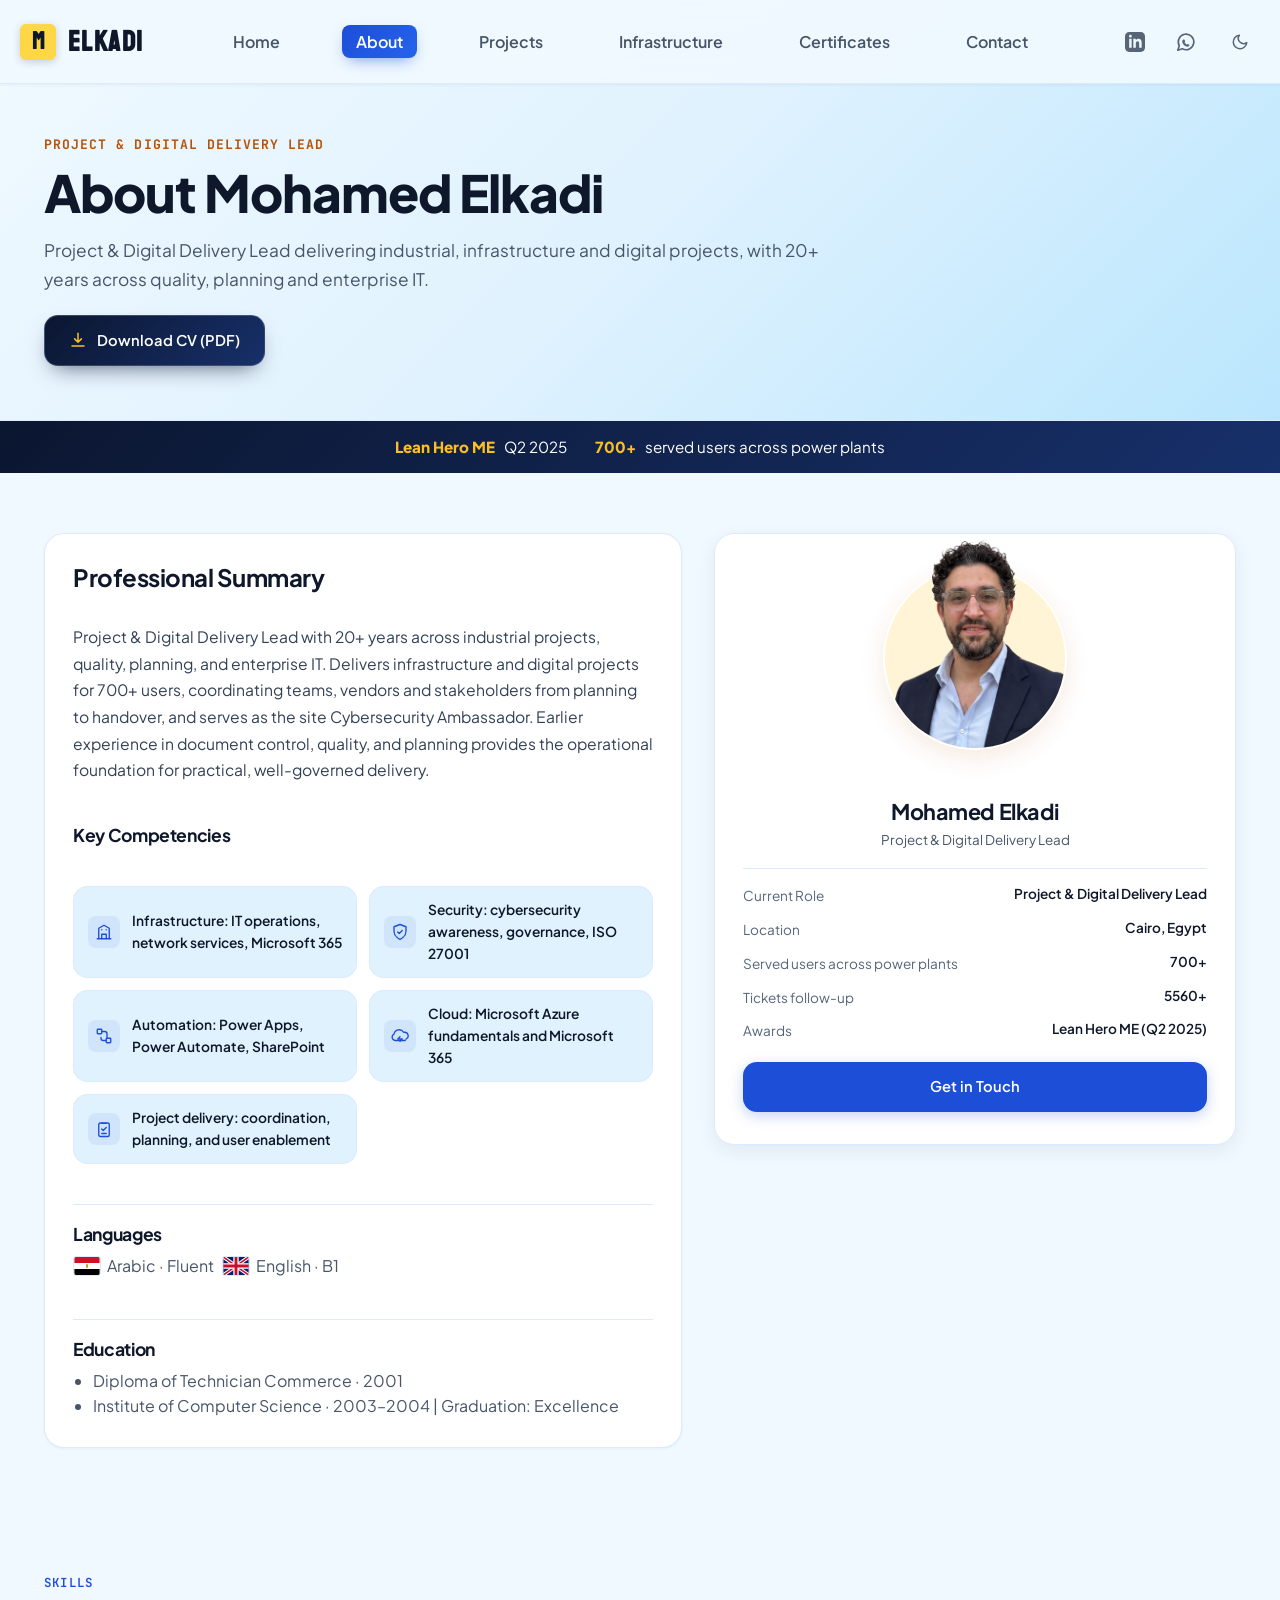
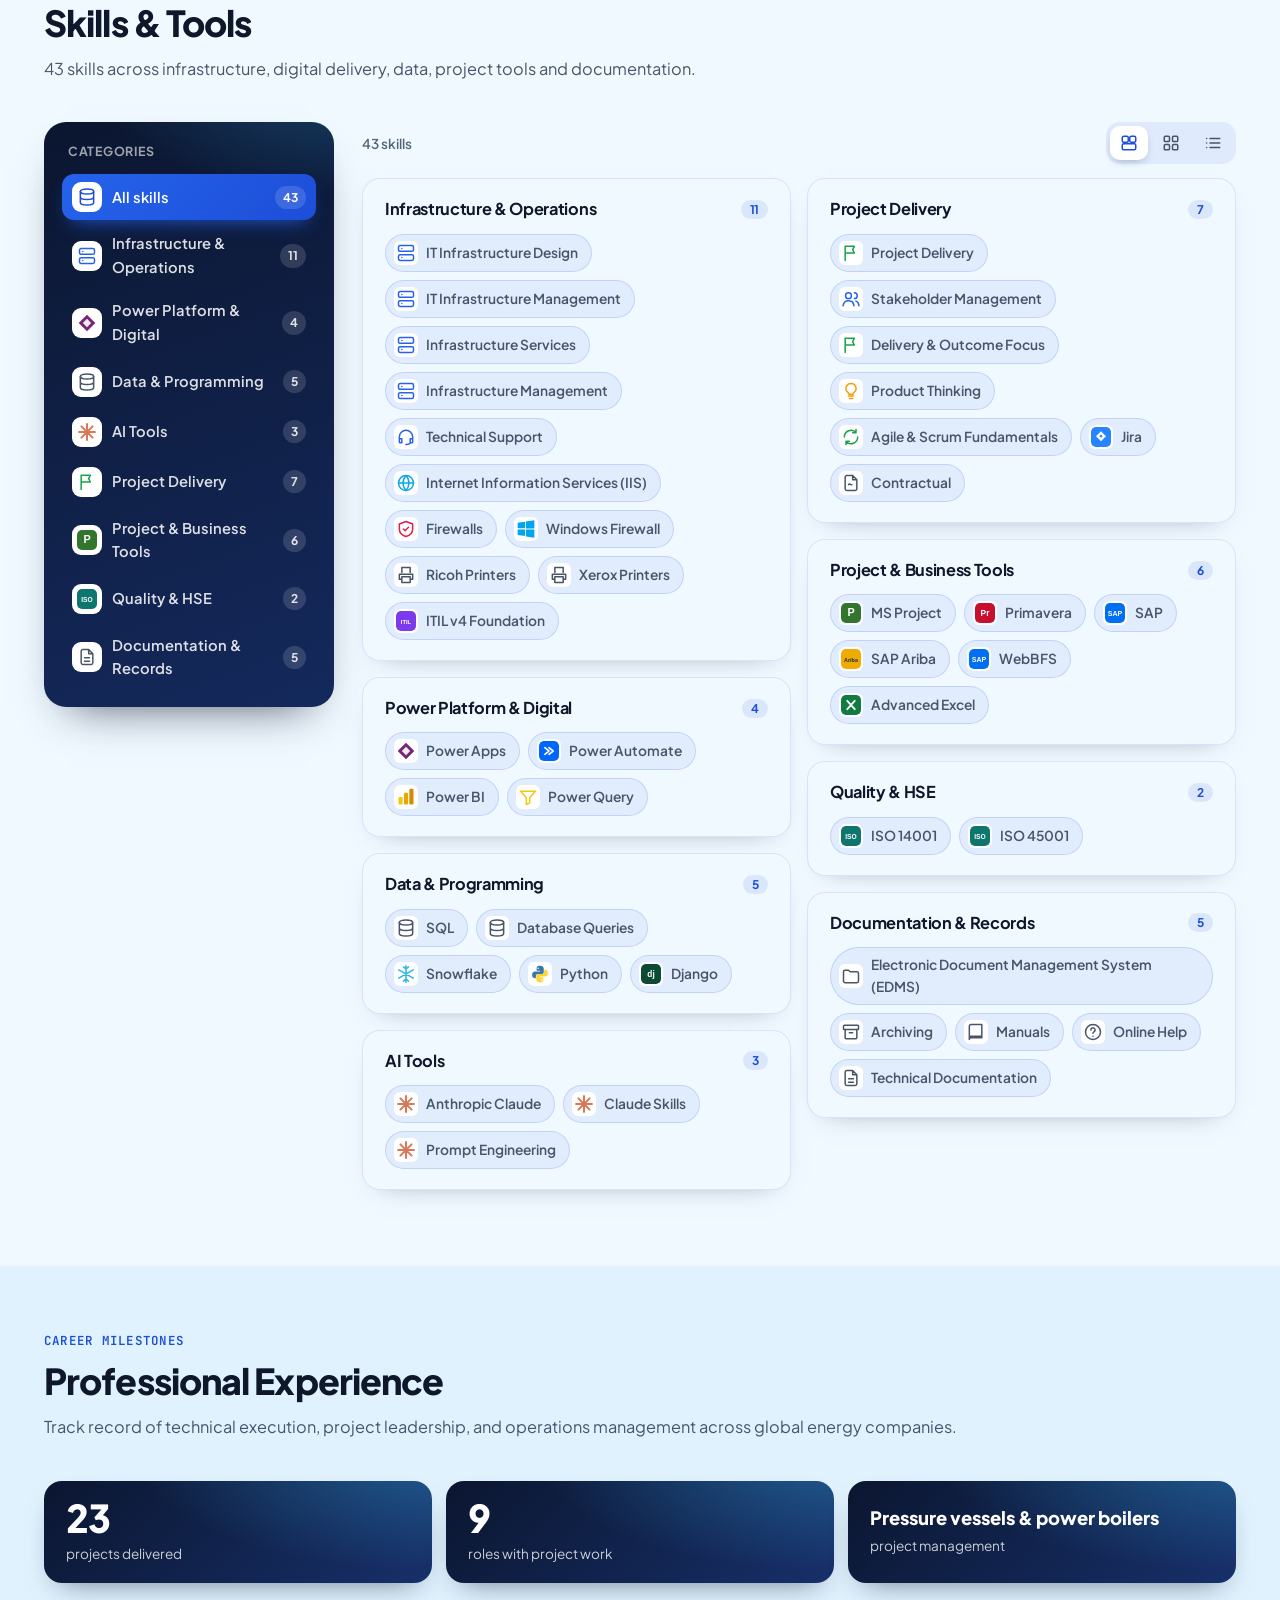
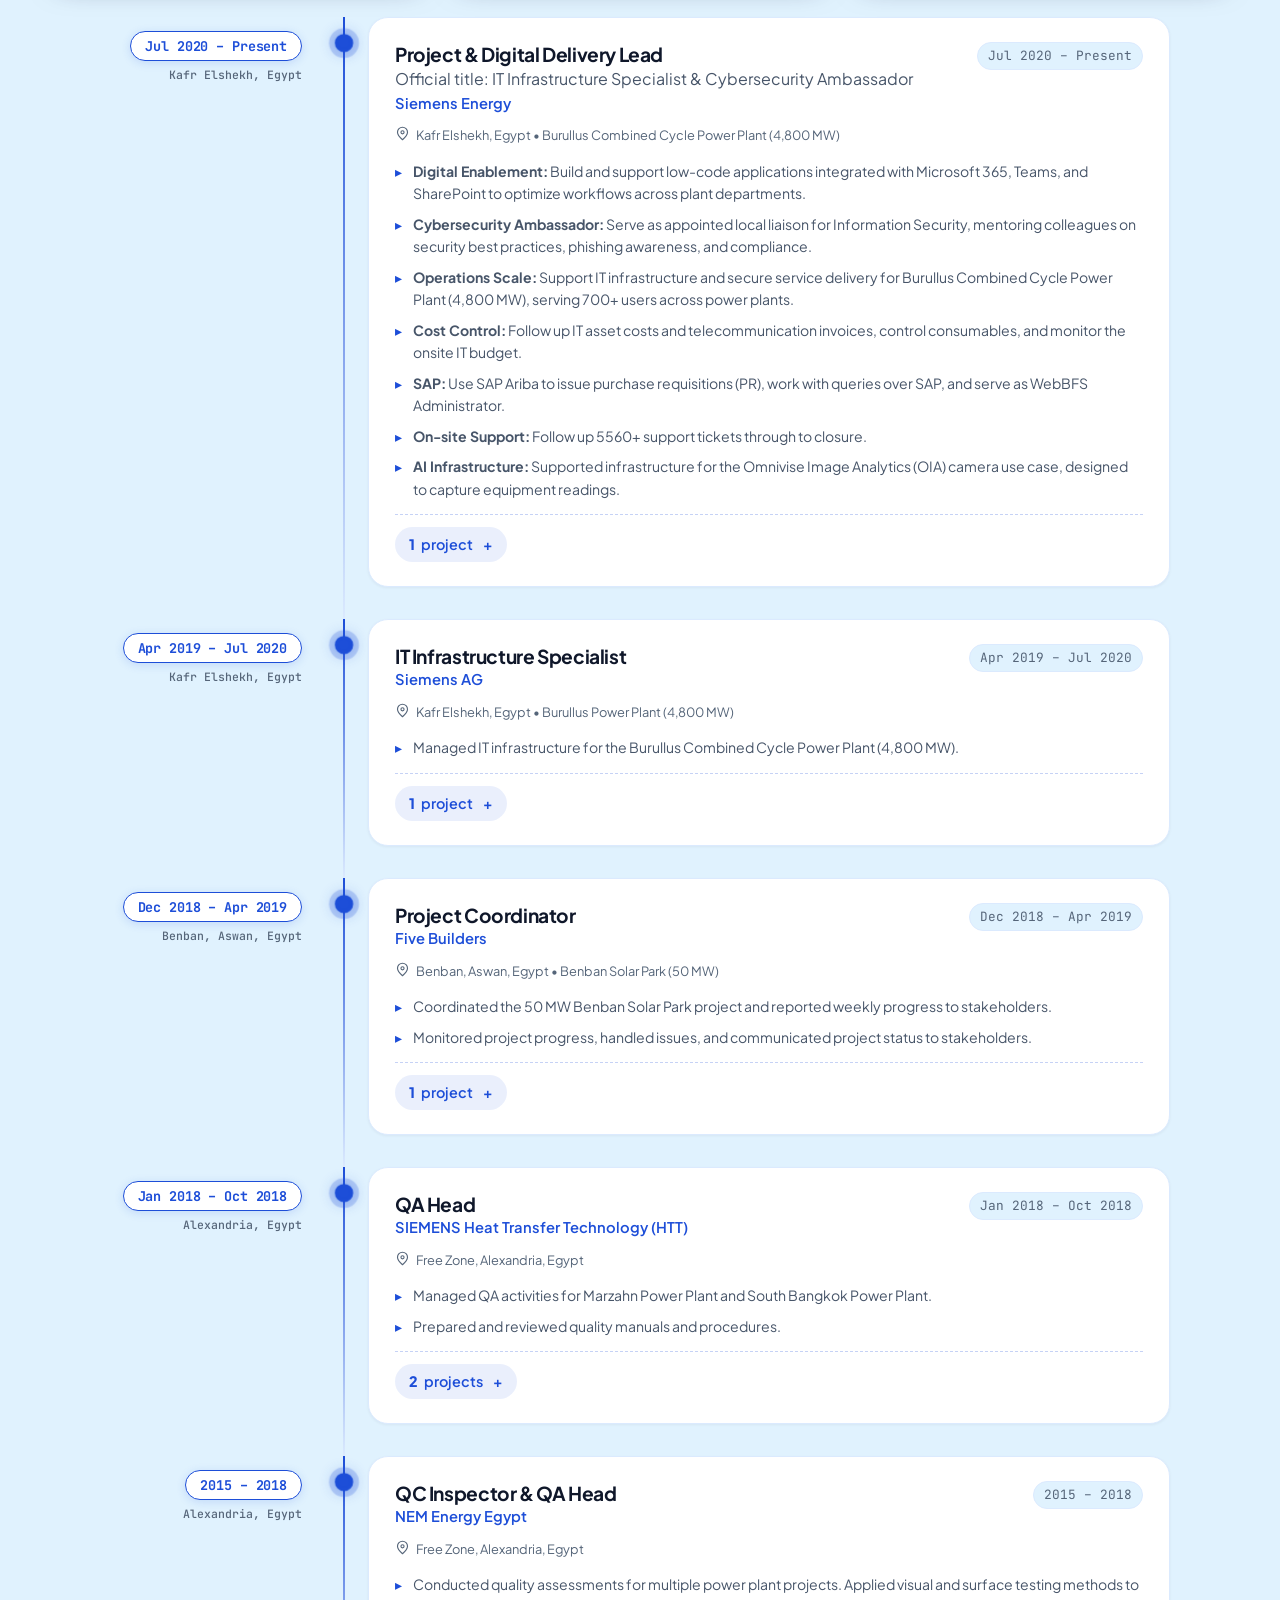
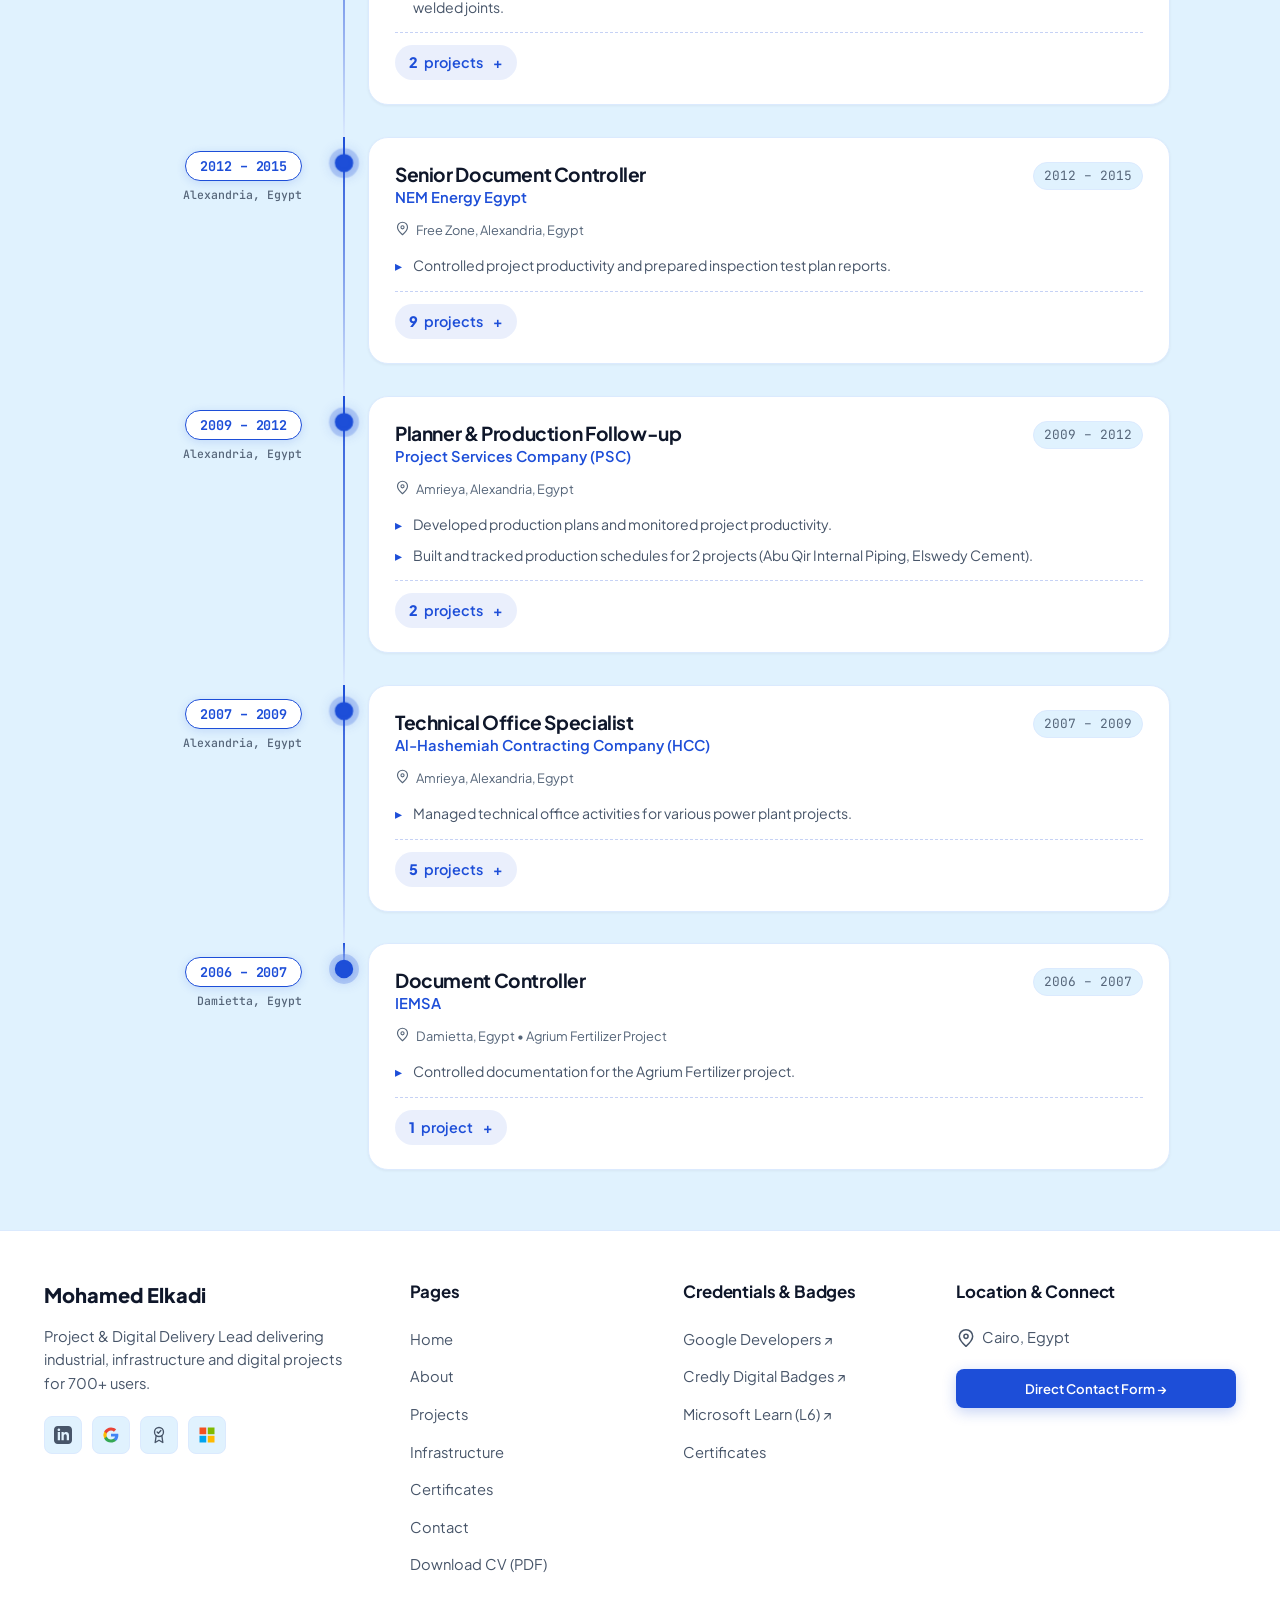
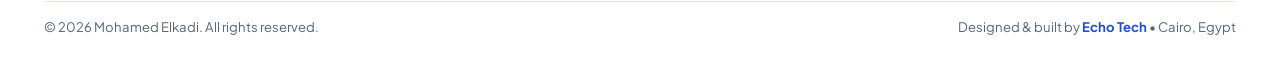
<file: about.html>
<!DOCTYPE html>
<html lang="en" data-theme="light">

<head>
  <script async src="https://www.googletagmanager.com/gtag/js?id=G-ZDBR35JF6Q"></script>
  <script>
    window.dataLayer = window.dataLayer || [];
    function gtag(){window.dataLayer.push(arguments);}
    gtag('js', new Date());
    gtag('config', 'G-ZDBR35JF6Q');
  </script>
  <meta charset="UTF-8">
  <meta name="viewport" content="width=device-width, initial-scale=1.0">

  <!-- Primary SEO Meta Tags -->
  <title>About &amp; Experience | Mohamed Elkadi | Project &amp; Digital Delivery Lead</title>
  <meta name="title" content="About &amp; Experience | Mohamed Elkadi | Project &amp; Digital Delivery Lead">
  <meta name="description"
    content="Professional background and experience of Mohamed Elkadi, a Project &amp; Digital Delivery Lead with 20+ years across industrial projects, quality, planning and digital solutions.">
  <meta name="author" content="Mohamed Elkadi">
  <meta name="robots" content="index, follow, max-snippet:-1, max-image-preview:large, max-video-preview:-1">
  <meta name="googlebot" content="index, follow, max-snippet:-1, max-image-preview:large">
  <link rel="canonical" href="https://melkadi.website/about.html">

  <!-- Geo & Regional Tags -->
  <meta name="geo.region" content="EG-C">
  <meta name="geo.placename" content="Cairo, Egypt">

  <!-- Mobile & Browser Appearance -->
  <meta name="theme-color" content="#1d4ed8">
  <meta name="msapplication-TileColor" content="#1d4ed8">

  <!-- Open Graph / Facebook -->
  <meta property="og:type" content="profile">
  <meta property="og:site_name" content="Mohamed Elkadi | Executive IT Portfolio">
  <meta property="og:url" content="https://melkadi.website/about.html">
  <meta property="og:title" content="About &amp; Experience | Mohamed Elkadi | Project &amp; Digital Delivery Lead">
  <meta property="og:description"
    content="20+ years across industrial operations, planning, quality and enterprise IT, delivering projects and digital solutions.">
  <meta property="og:image" content="https://melkadi.website/assets/social-preview.jpg?v=4">
  <meta property="og:image:secure_url" content="https://melkadi.website/assets/social-preview.jpg?v=4">
  <meta property="og:image:type" content="image/jpeg">
  <meta property="og:image:width" content="1200">
  <meta property="og:image:height" content="630">
  <meta property="og:image:alt" content="Mohamed Elkadi, Project &amp; Digital Delivery Lead">
  <meta property="og:locale" content="en_US">

  <!-- Twitter / X Cards -->
  <meta name="twitter:card" content="summary_large_image">
  <meta name="twitter:title" content="About &amp; Experience | Mohamed Elkadi | Project &amp; Digital Delivery Lead">
  <meta name="twitter:description"
    content="20+ years across industrial operations, planning, quality and enterprise IT, delivering projects and digital solutions.">
  <meta name="twitter:image" content="https://melkadi.website/assets/social-preview.jpg?v=4">
  <meta name="twitter:image:alt" content="Mohamed Elkadi, Project &amp; Digital Delivery Lead">

  <!-- Favicon -->
  <link rel="icon" type="image/svg+xml"
    href="data:image/svg+xml,%3Csvg xmlns='http://www.w3.org/2000/svg' viewBox='0 0 32 32'%3E%3Crect width='32' height='32' rx='8' fill='%231d4ed8'/%3E%3Ctext x='16' y='21' font-family='sans-serif' font-size='13' font-weight='800' fill='%23ffffff' text-anchor='middle'%3EME%3C/text%3E%3C/svg%3E">

  <!-- Performance: Resource Hints & Font Preconnects -->
  <link rel="preconnect" href="https://fonts.googleapis.com">
  <link rel="preconnect" href="https://fonts.gstatic.com" crossorigin>
  <link rel="dns-prefetch" href="https://fonts.googleapis.com">
  <link rel="dns-prefetch" href="https://fonts.gstatic.com">
  <link
    href="https://fonts.googleapis.com/css2?family=JetBrains+Mono:wght@400;500;700&family=Plus+Jakarta+Sans:wght@300;400;500;600;700;800&family=Staatliches&display=swap"
    rel="stylesheet">

  <!-- Stylesheet -->
  <link rel="stylesheet" href="styles.css?v=20261111-ui47">

  <!-- Structured Data: Schema.org JSON-LD -->
  <script type="application/ld+json">
  {
    "@context": "https://schema.org",
    "@type": "AboutPage",
    "name": "About Mohamed Elkadi",
    "description": "Professional experience, training, and career achievements of Mohamed Elkadi.",
    "mainEntity": {
      "@type": "Person",
      "name": "Mohamed Elkadi",
      "jobTitle": "Project & Digital Delivery Lead",
      "worksFor": {
        "@type": "Organization",
        "name": "Siemens Energy"
      },
      "address": {
        "@type": "PostalAddress",
        "addressLocality": "Cairo",
        "addressCountry": "Egypt"
      },
      "sameAs": [
        "https://www.linkedin.com/in/melkadi/",
        "https://me.developers.google.com/u/mohamed_elkadi",
        "https://www.credly.com/users/mohamedelkadi/badges",
        "https://learn.microsoft.com/en-us/users/melkadise/"
      ]
    }
  }
  </script>
</head>

<body>

  <!-- Header / Navigation (Beverr Green Theme) -->
  <header class="site-header beverr-header-theme" id="mainHeader">
    <div class="container nav-container">
      <a href="index.html" class="beverr-brand-logo" aria-label="Mohamed Elkadi Homepage">
        <span class="beverr-logo-box">M</span>
        <span class="beverr-logo-text">ELKADI</span>
      </a>

      <!-- Desktop Navigation Links -->
      <nav class="desktop-nav beverr-header-nav" aria-label="Main Navigation">
        <ul class="nav-links">
          <li><a href="index.html" class="nav-link">Home</a></li>
          <li><a href="about.html" class="nav-link active">About</a></li>
          <li><a href="portfolio.html" class="nav-link">Projects</a></li>
          <li><a href="infrastructure.html" class="nav-link">Infrastructure</a></li>
          <li><a href="training.html" class="nav-link">Certificates</a></li>
          <li><a href="contact.html" class="nav-link">Contact</a></li>
        </ul>
      </nav>

      <!-- Navigation Actions: LinkedIn & Theme Switcher -->
      <div class="nav-actions beverr-header-socials">
        <!-- LinkedIn Profile Link -->
        <a href="https://www.linkedin.com/in/melkadi/" target="_blank" rel="noopener noreferrer"
          class="beverr-social-link header-linkedin-link" title="LinkedIn Profile" aria-label="LinkedIn Profile">
          <svg width="20" height="20" viewBox="0 0 24 24" fill="currentColor" aria-hidden="true">
            <path
              d="M19 0h-14c-2.761 0-5 2.239-5 5v14c0 2.761 2.239 5 5 5h14c2.762 0 5-2.239 5-5v-14c0-2.761-2.238-5-5-5zm-11 19h-3v-11h3v11zm-1.5-12.268c-.966 0-1.75-.79-1.75-1.764s.784-1.764 1.75-1.764 1.75.79 1.75 1.764-.783 1.764-1.75 1.764zm13.5 12.268h-3v-5.604c0-3.368-4-3.113-4 0v5.604h-3v-11h3v1.765c1.396-2.586 7-2.777 7 2.476v6.759z" />
          </svg>
        </a>
        <a href="https://wa.me/201206464632?text=Hello%20Mohamed%2C%20I%20am%20contacting%20you%20from%20your%20portfolio%20website." target="_blank" rel="noopener noreferrer" class="beverr-social-link header-whatsapp-link" title="WhatsApp" aria-label="Chat with Mohamed on WhatsApp"><svg viewBox="0 0 24 24" width="22" height="22" fill="none" stroke="currentColor" stroke-width="1.8" stroke-linecap="round" stroke-linejoin="round" aria-hidden="true" focusable="false"><path d="M3 21l1.65-4.9A8.5 8.5 0 1 1 8 19.4L3 21z"/><path d="M15.6 14.9l-1.1-.55a1 1 0 0 0-1.1.15l-.45.45a6.6 6.6 0 0 1-2.6-2.6l.45-.45a1 1 0 0 0 .15-1.1L10.4 9.7a1 1 0 0 0-1.15-.55 2 2 0 0 0-1.4 1.9c.1 2.9 3.1 5.9 6 6a2 2 0 0 0 1.9-1.4 1 1 0 0 0-.15-.75z" fill="currentColor" stroke="none"/></svg></a>

        <!-- Light/Dark Mode Switcher -->
        <button class="theme-toggle-btn beverr-social-link" id="themeToggleBtn" aria-label="Toggle Theme Mode"
          title="Switch Theme">
          <svg width="18" height="18" viewBox="0 0 24 24" fill="none" stroke="currentColor" stroke-width="2"
            stroke-linecap="round" stroke-linejoin="round">
            <path d="M21 12.79A9 9 0 1 1 11.21 3 7 7 0 0 0 21 12.79z"></path>
          </svg>
        </button>

        <button class="mobile-menu-btn" id="mobileMenuToggle" aria-label="Toggle Menu" aria-expanded="false">
          <svg class="ui-icon" viewBox="0 0 24 24" aria-hidden="true"><path d="M4 6h16M4 12h16M4 18h16"></path></svg>
        </button>
      </div>
    </div>
  </header>

  <!-- Mobile Drawer -->
  <div class="mobile-drawer" id="mobileDrawer">
    <ul class="mobile-nav-links">
      <li><a href="index.html" class="mobile-nav-link">Home</a></li>
      <li><a href="about.html" class="mobile-nav-link active">About</a></li>
      <li><a href="portfolio.html" class="mobile-nav-link">Projects</a></li>
      <li><a href="infrastructure.html" class="mobile-nav-link">Infrastructure</a></li>
      <li><a href="training.html" class="mobile-nav-link">Certificates</a></li>
      <li><a href="contact.html" class="mobile-nav-link">Contact</a></li>
    </ul>
  </div>

  <main>
    <!-- PAGE HERO -->
    <section class="section-wrapper page-hero-banner">
      <div class="container">
        <span class="section-eyebrow">Project &amp; Digital Delivery Lead</span>
        <h1 class="header-title-text">About Mohamed Elkadi</h1>
        <p class="page-hero-desc">
          Project &amp; Digital Delivery Lead delivering industrial, infrastructure and digital projects, with 20+ years across quality, planning and enterprise IT.
        </p>
        <p style="margin-top:20px"><a href="assets/Mohamed-Elkadi-CV.pdf" class="btn btn-cv" download><svg viewBox="0 0 24 24" width="18" height="18" fill="none" stroke="currentColor" stroke-width="2" stroke-linecap="round" stroke-linejoin="round" aria-hidden="true"><path d="M12 3v12m0 0l-4.5-4.5M12 15l4.5-4.5M4 20h16"/></svg><span>Download CV (PDF)</span></a></p>
      </div>
    </section>

    <div class="awards-strip" role="note">
      <div class="container">
        <span class="aw-item"><b>Lean Hero ME</b> Q2 2025</span>
        <span class="aw-item"><b>700+</b> served users across power plants</span>
      </div>
    </div>

    <!-- EXECUTIVE SUMMARY & STATS -->
    <section class="section-wrapper" id="overview">
      <div class="container">
        <div class="about-grid">
          <div class="about-summary-card card-glass">
            <h2 style="font-size: 1.5rem; font-weight: 700; color: var(--text-primary); margin-bottom: 16px;">Professional Summary</h2>
            <p class="about-summary-text">
              Project &amp; Digital Delivery Lead with 20+ years across industrial projects, quality,
              planning, and enterprise IT. Delivers infrastructure and digital projects for 700+ users, coordinating
              teams, vendors and stakeholders from planning to handover, and serves as the site Cybersecurity
              Ambassador. Earlier experience in document control, quality, and planning provides the operational
              foundation for practical, well-governed delivery.
            </p>

            <h3 style="font-size: 1.1rem; margin-top: 24px; margin-bottom: 14px; color: var(--text-primary);">Key Competencies</h3>
            <div class="capabilities-grid">
              <div class="capability-item">
                <div class="capability-icon" aria-hidden="true"><svg class="ui-icon" viewBox="0 0 24 24"><path d="M3 21h18M5 21V7l7-4 7 4v14M9 21v-6h6v6M9 9h.01M15 9h.01"></path></svg></div><span>Infrastructure: IT operations, network services, Microsoft 365</span>
              </div>
              <div class="capability-item">
                <div class="capability-icon" aria-hidden="true"><svg class="ui-icon" viewBox="0 0 24 24"><path d="M12 22s8-4 8-11V5l-8-3-8 3v6c0 7 8 11 8 11Z"></path><path d="m9 12 2 2 4-4"></path></svg></div><span>Security: cybersecurity awareness, governance, ISO 27001</span>
              </div>
              <div class="capability-item">
                <div class="capability-icon" aria-hidden="true"><svg class="ui-icon" viewBox="0 0 24 24"><rect x="3" y="3" width="6" height="6" rx="1"></rect><rect x="15" y="15" width="6" height="6" rx="1"></rect><path d="M9 6h4a3 3 0 0 1 3 3v6M15 18h-4a3 3 0 0 1-3-3v-1"></path></svg></div><span>Automation: Power Apps, Power Automate, SharePoint</span>
              </div>
              <div class="capability-item">
                <div class="capability-icon" aria-hidden="true"><svg class="ui-icon" viewBox="0 0 24 24"><path d="M20 16.2A4.8 4.8 0 0 0 18 7h-1.2A7 7 0 0 0 4 9.5 4.5 4.5 0 0 0 5.5 18H19"></path><path d="m12 13-3 3h6l-3 3"></path></svg></div><span>Cloud: Microsoft Azure fundamentals and Microsoft 365</span>
              </div>
              <div class="capability-item">
                <div class="capability-icon" aria-hidden="true"><svg class="ui-icon" viewBox="0 0 24 24"><rect x="5" y="4" width="14" height="18" rx="2"></rect><path d="M9 4.5h6M9 12l2 2 4-4M9 18h6"></path></svg></div><span>Project delivery: coordination, planning, and user enablement</span>
              </div>
            </div>
            <div class="languages-summary">
              <h3>Languages</h3>
              <div class="language-list">
                <span class="language-item">
                  <svg class="language-icon" viewBox="0 0 28 20" role="img" aria-label="Egypt flag">
                    <rect width="28" height="20" fill="#fff"/>
                    <path fill="#ce1126" d="M0 0h28v6.67H0z"/>
                    <path fill="#000" d="M0 13.33h28V20H0z"/>
                    <path fill="#c09300" d="M13 8h2v4h-2z"/>
                  </svg>
                  Arabic · Fluent
                </span>
                <span class="language-item">
                  <svg class="language-icon" viewBox="0 0 28 20" role="img" aria-label="United Kingdom flag">
                    <rect width="28" height="20" fill="#012169"/>
                    <path stroke="#fff" stroke-width="4" d="m0 0 28 20M28 0 0 20"/>
                    <path stroke="#c8102e" stroke-width="1.7" d="m0 0 28 20M28 0 0 20"/>
                    <path stroke="#fff" stroke-width="6" d="M14 0v20M0 10h28"/>
                    <path stroke="#c8102e" stroke-width="3.2" d="M14 0v20M0 10h28"/>
                  </svg>
                  English · B1
                </span>
              </div>
            </div>
            <div class="education-summary">
              <h3>Education</h3>
              <ul>
                <li>Diploma of Technician Commerce · 2001</li>
                <li>Institute of Computer Science · 2003–2004 | Graduation: Excellence</li>
              </ul>
            </div>
          </div>

          <!-- Quick Bio Sidebar Card -->
          <aside class="hero-card-profile" style="position: sticky; top: 100px;">
            <div class="profile-avatar-wrapper">
              <div class="profile-avatar">
                <div class="profile-avatar-circle">
                  <img src="assets/myprofile-zoomed.png" alt="" aria-hidden="true"
                    class="profile-avatar-img profile-avatar-body"
                    onerror="this.src='assets/profile-fallback.svg'"
                    loading="eager">
                </div>
                <img src="assets/myprofile-zoomed.png" alt="Mohamed Elkadi" class="profile-avatar-img profile-avatar-cutout"
                  onerror="this.src='assets/profile-fallback.svg'"
                  loading="eager">
              </div>
            </div>

            <h3 class="profile-card-name" style="margin-bottom: 4px;">Mohamed Elkadi</h3>
            <div style="font-size: 0.84rem; color: var(--text-secondary); text-align: center; margin-bottom: 18px;">
              Project &amp; Digital Delivery Lead</div>

            <div class="profile-meta-list">
              <div class="profile-meta-item">
                <span>Current Role</span>
                <strong>Project &amp; Digital Delivery Lead</strong>
              </div>
              <div class="profile-meta-item">
                <span>Location</span>
                <strong>Cairo, Egypt</strong>
              </div>
              <div class="profile-meta-item">
                <span>Served users across power plants</span>
                <strong>700+</strong>
              </div>
              <div class="profile-meta-item">
                <span>Tickets follow-up</span>
                <strong>5560+</strong>
              </div>
              <div class="profile-meta-item">
                <span>Awards</span>
                <strong>Lean Hero ME (Q2 2025)</strong>
              </div>
            </div>

            <div style="margin-top: 20px; width: 100%;">
              <a href="contact.html" class="btn btn-primary" style="width: 100%; justify-content: center;">
                <span>Get in Touch</span>
              </a>
            </div>
          </aside>
        </div>
      </div>
    </section>

    <!-- SKILLS -->
    <section class="section-wrapper" id="skills">
      <div class="container">
        <div class="section-header">
          <span class="section-eyebrow">Skills</span>
          <h2 class="section-title">Skills &amp; Tools</h2>
          <p class="section-desc">43 skills across infrastructure, digital delivery, data, project tools and documentation.</p>
        </div>
        <div class="sk-layout" id="skLayout">
          <aside class="sk-aside" aria-label="Skill categories">
            <div class="sk-aside-card">
              <p class="sk-aside-title">Categories</p>
              <div class="sk-car"><div class="sk-track"><button type="button" class="sk-nav is-on" data-cat="all"><span class="sk-nav-ic"><svg class="sk-ic" viewBox="0 0 24 24" aria-hidden="true" focusable="false"><g fill="none" stroke="#1d4ed8" stroke-width="1.8" stroke-linecap="round" stroke-linejoin="round"><ellipse cx="12" cy="5.500" rx="8" ry="3"/><path d="M4 5.500v13c0 1.700 3.600 3 8 3s8-1.300 8-3v-13M4 12c0 1.700 3.600 3 8 3s8-1.300 8-3"/></g></svg></span><span class="sk-nav-t">All skills</span><span class="sk-nav-n">43</span></button><button type="button" class="sk-nav" data-cat="infrastructure-operations"><span class="sk-nav-ic"><svg class="sk-ic" viewBox="0 0 24 24" aria-hidden="true" focusable="false"><g fill="none" stroke="#2563eb" stroke-width="1.8" stroke-linecap="round" stroke-linejoin="round"><rect x="3" y="3" width="18" height="7" rx="2"/><rect x="3" y="14" width="18" height="7" rx="2"/><path d="M7 6.500h.01M7 17.500h.01"/></g></svg></span><span class="sk-nav-t">Infrastructure &amp; Operations</span><span class="sk-nav-n">11</span></button><button type="button" class="sk-nav" data-cat="power-platform-digital"><span class="sk-nav-ic"><svg class="sk-ic" viewBox="0 0 24 24" aria-hidden="true" focusable="false"><path d="M12 2l10 10-10 10L2 12z" fill="#742774"/><path d="M12 7l5 5-5 5-5-5z" fill="#fff" opacity=".9"/></svg></span><span class="sk-nav-t">Power Platform &amp; Digital</span><span class="sk-nav-n">4</span></button><button type="button" class="sk-nav" data-cat="data-programming"><span class="sk-nav-ic"><svg class="sk-ic" viewBox="0 0 24 24" aria-hidden="true" focusable="false"><g fill="none" stroke="#475569" stroke-width="1.8" stroke-linecap="round" stroke-linejoin="round"><ellipse cx="12" cy="5.500" rx="8" ry="3"/><path d="M4 5.500v13c0 1.700 3.600 3 8 3s8-1.300 8-3v-13M4 12c0 1.700 3.600 3 8 3s8-1.300 8-3"/></g></svg></span><span class="sk-nav-t">Data &amp; Programming</span><span class="sk-nav-n">5</span></button><button type="button" class="sk-nav" data-cat="ai-tools"><span class="sk-nav-ic"><svg class="sk-ic" viewBox="0 0 24 24" aria-hidden="true" focusable="false"><g stroke="#d97757" stroke-width="2.4" stroke-linecap="round"><path d="M12 2.500v19M2.500 12h19M5.300 5.300l13.400 13.400M18.700 5.300L5.300 18.700"/></g></svg></span><span class="sk-nav-t">AI Tools</span><span class="sk-nav-n">3</span></button><button type="button" class="sk-nav" data-cat="project-delivery"><span class="sk-nav-ic"><svg class="sk-ic" viewBox="0 0 24 24" aria-hidden="true" focusable="false"><g fill="none" stroke="#16a34a" stroke-width="1.8" stroke-linecap="round" stroke-linejoin="round"><path d="M5 21V4M5 4h11l-2 4 2 4H5"/></g></svg></span><span class="sk-nav-t">Project Delivery</span><span class="sk-nav-n">7</span></button><button type="button" class="sk-nav" data-cat="project-business-tools"><span class="sk-nav-ic"><svg class="sk-ic" viewBox="0 0 24 24" aria-hidden="true" focusable="false"><rect width="24" height="24" rx="6" fill="#31752f"/><text x="12" y="16" text-anchor="middle" font-family="Arial,sans-serif" font-weight="700" font-size="13" fill="#fff">P</text></svg></span><span class="sk-nav-t">Project &amp; Business Tools</span><span class="sk-nav-n">6</span></button><button type="button" class="sk-nav" data-cat="quality-hse"><span class="sk-nav-ic"><svg class="sk-ic" viewBox="0 0 24 24" aria-hidden="true" focusable="false"><rect width="24" height="24" rx="6" fill="#0f766e"/><text x="12" y="16" text-anchor="middle" font-family="Arial,sans-serif" font-weight="700" font-size="8" fill="#fff">ISO</text></svg></span><span class="sk-nav-t">Quality &amp; HSE</span><span class="sk-nav-n">2</span></button><button type="button" class="sk-nav" data-cat="documentation-records"><span class="sk-nav-ic"><svg class="sk-ic" viewBox="0 0 24 24" aria-hidden="true" focusable="false"><g fill="none" stroke="#475569" stroke-width="1.8" stroke-linecap="round" stroke-linejoin="round"><path d="M14 3H7a2 2 0 00-2 2v14a2 2 0 002 2h10a2 2 0 002-2V8zM14 3v5h5M9 13h6M9 17h6"/></g></svg></span><span class="sk-nav-t">Documentation &amp; Records</span><span class="sk-nav-n">5</span></button></div><button type="button" class="sk-arrow sk-prev" aria-label="Previous" disabled><svg viewBox="0 0 24 24" aria-hidden="true"><path d="M15 5l-7 7 7 7" fill="none" stroke="currentColor" stroke-width="2.4" stroke-linecap="round" stroke-linejoin="round"/></svg></button><button type="button" class="sk-arrow sk-next" aria-label="Next" disabled><svg viewBox="0 0 24 24" aria-hidden="true"><path d="M9 5l7 7-7 7" fill="none" stroke="currentColor" stroke-width="2.4" stroke-linecap="round" stroke-linejoin="round"/></svg></button></div>
            </div>
          </aside>
          <div class="sk-main">
            <div class="sk-toolbar"><span class="sk-shown" id="skShown" aria-live="polite"></span><div class="sk-views" role="group" aria-label="Change view"><button type="button" class="sk-view is-on" data-view="categories" aria-pressed="true" title="Categories view" aria-label="Categories view"><svg viewBox="0 0 24 24" aria-hidden="true"><rect x="3" y="3" width="8" height="8" rx="2"/><rect x="13" y="3" width="8" height="8" rx="2"/><rect x="3" y="13" width="18" height="8" rx="2"/></svg></button><button type="button" class="sk-view" data-view="grid" aria-pressed="false" title="Grid view" aria-label="Grid view"><svg viewBox="0 0 24 24" aria-hidden="true"><rect x="3" y="3" width="7" height="7" rx="1.500"/><rect x="14" y="3" width="7" height="7" rx="1.500"/><rect x="3" y="14" width="7" height="7" rx="1.500"/><rect x="14" y="14" width="7" height="7" rx="1.500"/></svg></button><button type="button" class="sk-view" data-view="list" aria-pressed="false" title="List view" aria-label="List view"><svg viewBox="0 0 24 24" aria-hidden="true"><path d="M8 6h13M8 12h13M8 18h13M3.500 6h.01M3.500 12h.01M3.500 18h.01"/></svg></button></div></div>
            <ul class="sk-flat" id="skFlat" hidden><li data-cat="infrastructure-operations"><span class="sk-flat-ic"><svg class="sk-ic" viewBox="0 0 24 24" aria-hidden="true" focusable="false"><g fill="none" stroke="#2563eb" stroke-width="1.8" stroke-linecap="round" stroke-linejoin="round"><rect x="3" y="3" width="18" height="7" rx="2"/><rect x="3" y="14" width="18" height="7" rx="2"/><path d="M7 6.500h.01M7 17.500h.01"/></g></svg></span><span class="sk-flat-n">IT Infrastructure Design</span><span class="sk-flat-c">Infrastructure &amp; Operations</span></li><li data-cat="infrastructure-operations"><span class="sk-flat-ic"><svg class="sk-ic" viewBox="0 0 24 24" aria-hidden="true" focusable="false"><g fill="none" stroke="#2563eb" stroke-width="1.8" stroke-linecap="round" stroke-linejoin="round"><rect x="3" y="3" width="18" height="7" rx="2"/><rect x="3" y="14" width="18" height="7" rx="2"/><path d="M7 6.500h.01M7 17.500h.01"/></g></svg></span><span class="sk-flat-n">IT Infrastructure Management</span><span class="sk-flat-c">Infrastructure &amp; Operations</span></li><li data-cat="infrastructure-operations"><span class="sk-flat-ic"><svg class="sk-ic" viewBox="0 0 24 24" aria-hidden="true" focusable="false"><g fill="none" stroke="#2563eb" stroke-width="1.8" stroke-linecap="round" stroke-linejoin="round"><rect x="3" y="3" width="18" height="7" rx="2"/><rect x="3" y="14" width="18" height="7" rx="2"/><path d="M7 6.500h.01M7 17.500h.01"/></g></svg></span><span class="sk-flat-n">Infrastructure Services</span><span class="sk-flat-c">Infrastructure &amp; Operations</span></li><li data-cat="infrastructure-operations"><span class="sk-flat-ic"><svg class="sk-ic" viewBox="0 0 24 24" aria-hidden="true" focusable="false"><g fill="none" stroke="#2563eb" stroke-width="1.8" stroke-linecap="round" stroke-linejoin="round"><rect x="3" y="3" width="18" height="7" rx="2"/><rect x="3" y="14" width="18" height="7" rx="2"/><path d="M7 6.500h.01M7 17.500h.01"/></g></svg></span><span class="sk-flat-n">Infrastructure Management</span><span class="sk-flat-c">Infrastructure &amp; Operations</span></li><li data-cat="infrastructure-operations"><span class="sk-flat-ic"><svg class="sk-ic" viewBox="0 0 24 24" aria-hidden="true" focusable="false"><g fill="none" stroke="#2563eb" stroke-width="1.8" stroke-linecap="round" stroke-linejoin="round"><path d="M4 14v-2a8 8 0 0116 0v2M4 14h3v5H5a1 1 0 01-1-1zM20 14h-3v5h2a1 1 0 001-1zM17 19c0 1.500-2 2-5 2"/></g></svg></span><span class="sk-flat-n">Technical Support</span><span class="sk-flat-c">Infrastructure &amp; Operations</span></li><li data-cat="infrastructure-operations"><span class="sk-flat-ic"><svg class="sk-ic" viewBox="0 0 24 24" aria-hidden="true" focusable="false"><g fill="none" stroke="#0ea5e9" stroke-width="1.8" stroke-linecap="round" stroke-linejoin="round"><circle cx="12" cy="12" r="9"/><path d="M3 12h18M12 3c2.500 2.700 3.500 5.700 3.500 9s-1 6.300-3.500 9c-2.500-2.700-3.500-5.700-3.500-9S9.500 5.700 12 3z"/></g></svg></span><span class="sk-flat-n">Internet Information Services (IIS)</span><span class="sk-flat-c">Infrastructure &amp; Operations</span></li><li data-cat="infrastructure-operations"><span class="sk-flat-ic"><svg class="sk-ic" viewBox="0 0 24 24" aria-hidden="true" focusable="false"><g fill="none" stroke="#e11d48" stroke-width="1.8" stroke-linecap="round" stroke-linejoin="round"><path d="M12 3l8 3v6c0 4.500-3.200 7.800-8 9-4.800-1.200-8-4.500-8-9V6z"/><path d="M9 12l2 2 4-4"/></g></svg></span><span class="sk-flat-n">Firewalls</span><span class="sk-flat-c">Infrastructure &amp; Operations</span></li><li data-cat="infrastructure-operations"><span class="sk-flat-ic"><svg class="sk-ic" viewBox="0 0 24 24" aria-hidden="true" focusable="false"><path d="M2 4.500l9-1.300v8H2zM12 3l10-1.500v10H12zM2 12.500h9v8l-9-1.300zM12 12.500h10v10L12 21z" fill="#00a4ef"/></svg></span><span class="sk-flat-n">Windows Firewall</span><span class="sk-flat-c">Infrastructure &amp; Operations</span></li><li data-cat="infrastructure-operations"><span class="sk-flat-ic"><svg class="sk-ic" viewBox="0 0 24 24" aria-hidden="true" focusable="false"><g fill="none" stroke="#475569" stroke-width="1.8" stroke-linecap="round" stroke-linejoin="round"><path d="M7 9V3h10v6M7 17H4v-6h16v6h-3M7 14h10v7H7z"/></g></svg></span><span class="sk-flat-n">Ricoh Printers</span><span class="sk-flat-c">Infrastructure &amp; Operations</span></li><li data-cat="infrastructure-operations"><span class="sk-flat-ic"><svg class="sk-ic" viewBox="0 0 24 24" aria-hidden="true" focusable="false"><g fill="none" stroke="#475569" stroke-width="1.8" stroke-linecap="round" stroke-linejoin="round"><path d="M7 9V3h10v6M7 17H4v-6h16v6h-3M7 14h10v7H7z"/></g></svg></span><span class="sk-flat-n">Xerox Printers</span><span class="sk-flat-c">Infrastructure &amp; Operations</span></li><li data-cat="infrastructure-operations"><span class="sk-flat-ic"><svg class="sk-ic" viewBox="0 0 24 24" aria-hidden="true" focusable="false"><rect width="24" height="24" rx="6" fill="#7c3aed"/><text x="12" y="16" text-anchor="middle" font-family="Arial,sans-serif" font-weight="700" font-size="7" fill="#fff">ITIL</text></svg></span><span class="sk-flat-n">ITIL v4 Foundation</span><span class="sk-flat-c">Infrastructure &amp; Operations</span></li><li data-cat="power-platform-digital"><span class="sk-flat-ic"><svg class="sk-ic" viewBox="0 0 24 24" aria-hidden="true" focusable="false"><path d="M12 2l10 10-10 10L2 12z" fill="#742774"/><path d="M12 7l5 5-5 5-5-5z" fill="#fff" opacity=".9"/></svg></span><span class="sk-flat-n">Power Apps</span><span class="sk-flat-c">Power Platform &amp; Digital</span></li><li data-cat="power-platform-digital"><span class="sk-flat-ic"><svg class="sk-ic" viewBox="0 0 24 24" aria-hidden="true" focusable="false"><rect width="24" height="24" rx="6" fill="#0066ff"/><path d="M7 8l5 4-5 4M12 8l5 4-5 4" fill="none" stroke="#fff" stroke-width="2" stroke-linecap="round" stroke-linejoin="round"/></svg></span><span class="sk-flat-n">Power Automate</span><span class="sk-flat-c">Power Platform &amp; Digital</span></li><li data-cat="power-platform-digital"><span class="sk-flat-ic"><svg class="sk-ic" viewBox="0 0 24 24" aria-hidden="true" focusable="false"><rect x="3" y="12" width="5" height="9" rx="1.5" fill="#f2c811"/><rect x="9.5" y="7" width="5" height="14" rx="1.5" fill="#e8a600"/><rect x="16" y="2" width="5" height="19" rx="1.5" fill="#d98a00"/></svg></span><span class="sk-flat-n">Power BI</span><span class="sk-flat-c">Power Platform &amp; Digital</span></li><li data-cat="power-platform-digital"><span class="sk-flat-ic"><svg class="sk-ic" viewBox="0 0 24 24" aria-hidden="true" focusable="false"><g fill="none" stroke="#f2c811" stroke-width="1.8" stroke-linecap="round" stroke-linejoin="round"><path d="M3 5h18l-7 8v6l-4 2v-8z"/></g></svg></span><span class="sk-flat-n">Power Query</span><span class="sk-flat-c">Power Platform &amp; Digital</span></li><li data-cat="data-programming"><span class="sk-flat-ic"><svg class="sk-ic" viewBox="0 0 24 24" aria-hidden="true" focusable="false"><g fill="none" stroke="#475569" stroke-width="1.8" stroke-linecap="round" stroke-linejoin="round"><ellipse cx="12" cy="5.500" rx="8" ry="3"/><path d="M4 5.500v13c0 1.700 3.600 3 8 3s8-1.300 8-3v-13M4 12c0 1.700 3.600 3 8 3s8-1.300 8-3"/></g></svg></span><span class="sk-flat-n">SQL</span><span class="sk-flat-c">Data &amp; Programming</span></li><li data-cat="data-programming"><span class="sk-flat-ic"><svg class="sk-ic" viewBox="0 0 24 24" aria-hidden="true" focusable="false"><g fill="none" stroke="#475569" stroke-width="1.8" stroke-linecap="round" stroke-linejoin="round"><ellipse cx="12" cy="5.500" rx="8" ry="3"/><path d="M4 5.500v13c0 1.700 3.600 3 8 3s8-1.300 8-3v-13M4 12c0 1.700 3.600 3 8 3s8-1.300 8-3"/></g></svg></span><span class="sk-flat-n">Database Queries</span><span class="sk-flat-c">Data &amp; Programming</span></li><li data-cat="data-programming"><span class="sk-flat-ic"><svg class="sk-ic" viewBox="0 0 24 24" aria-hidden="true" focusable="false"><g fill="none" stroke="#29b5e8" stroke-width="1.8" stroke-linecap="round" stroke-linejoin="round"><path d="M12 2v20M3.300 7l17.400 10M3.300 17L20.700 7M9 3.500l3 2.500 3-2.500M9 20.500l3-2.500 3 2.500"/></g></svg></span><span class="sk-flat-n">Snowflake</span><span class="sk-flat-c">Data &amp; Programming</span></li><li data-cat="data-programming"><span class="sk-flat-ic"><svg class="sk-ic" viewBox="0 0 24 24" aria-hidden="true" focusable="false"><path d="M12 2c-4 0-4 1.7-4 3.5V8h4.2v1H6C4 9 2.5 10.5 2.5 13s1 4 3 4H7v-2.5C7 13 8.5 12 10 12h4c1.5 0 2.5-1 2.5-2.5v-4C16.5 3.5 14.5 2 12 2z" fill="#3776ab"/><path d="M12 22c4 0 4-1.700 4-3.500V16h-4.200v-1H18c2 0 3.500-1.500 3.500-4s-1-4-3-4H17v2.500C17 11 15.500 12 14 12h-4c-1.500 0-2.500 1-2.500 2.500v4C7.500 20.500 9.500 22 12 22z" fill="#ffd43b"/><circle cx="9.800" cy="5.200" r=".9" fill="#fff"/><circle cx="14.200" cy="18.800" r=".9" fill="#fff"/></svg></span><span class="sk-flat-n">Python</span><span class="sk-flat-c">Data &amp; Programming</span></li><li data-cat="data-programming"><span class="sk-flat-ic"><svg class="sk-ic" viewBox="0 0 24 24" aria-hidden="true" focusable="false"><rect width="24" height="24" rx="6" fill="#0c4b33"/><text x="12" y="16" text-anchor="middle" font-family="Arial,sans-serif" font-weight="700" font-size="10" fill="#fff">dj</text></svg></span><span class="sk-flat-n">Django</span><span class="sk-flat-c">Data &amp; Programming</span></li><li data-cat="ai-tools"><span class="sk-flat-ic"><svg class="sk-ic" viewBox="0 0 24 24" aria-hidden="true" focusable="false"><g stroke="#d97757" stroke-width="2.4" stroke-linecap="round"><path d="M12 2.500v19M2.500 12h19M5.300 5.300l13.400 13.400M18.700 5.300L5.300 18.700"/></g></svg></span><span class="sk-flat-n">Anthropic Claude</span><span class="sk-flat-c">AI Tools</span></li><li data-cat="ai-tools"><span class="sk-flat-ic"><svg class="sk-ic" viewBox="0 0 24 24" aria-hidden="true" focusable="false"><g stroke="#d97757" stroke-width="2.4" stroke-linecap="round"><path d="M12 2.500v19M2.500 12h19M5.300 5.300l13.400 13.400M18.700 5.300L5.300 18.700"/></g></svg></span><span class="sk-flat-n">Claude Skills</span><span class="sk-flat-c">AI Tools</span></li><li data-cat="ai-tools"><span class="sk-flat-ic"><svg class="sk-ic" viewBox="0 0 24 24" aria-hidden="true" focusable="false"><g stroke="#d97757" stroke-width="2.4" stroke-linecap="round"><path d="M12 2.500v19M2.500 12h19M5.300 5.300l13.400 13.400M18.700 5.300L5.300 18.700"/></g></svg></span><span class="sk-flat-n">Prompt Engineering</span><span class="sk-flat-c">AI Tools</span></li><li data-cat="project-delivery"><span class="sk-flat-ic"><svg class="sk-ic" viewBox="0 0 24 24" aria-hidden="true" focusable="false"><g fill="none" stroke="#16a34a" stroke-width="1.8" stroke-linecap="round" stroke-linejoin="round"><path d="M5 21V4M5 4h11l-2 4 2 4H5"/></g></svg></span><span class="sk-flat-n">Project Delivery</span><span class="sk-flat-c">Project Delivery</span></li><li data-cat="project-delivery"><span class="sk-flat-ic"><svg class="sk-ic" viewBox="0 0 24 24" aria-hidden="true" focusable="false"><g fill="none" stroke="#2563eb" stroke-width="1.8" stroke-linecap="round" stroke-linejoin="round"><circle cx="9" cy="8" r="3.500"/><path d="M2.500 20c.5-4 3-6 6.500-6s6 2 6.500 6M16 4.500a3.500 3.500 0 010 7M18 14.500c2 .7 3.200 2.500 3.500 5.500"/></g></svg></span><span class="sk-flat-n">Stakeholder Management</span><span class="sk-flat-c">Project Delivery</span></li><li data-cat="project-delivery"><span class="sk-flat-ic"><svg class="sk-ic" viewBox="0 0 24 24" aria-hidden="true" focusable="false"><g fill="none" stroke="#16a34a" stroke-width="1.8" stroke-linecap="round" stroke-linejoin="round"><path d="M5 21V4M5 4h11l-2 4 2 4H5"/></g></svg></span><span class="sk-flat-n">Delivery &amp; Outcome Focus</span><span class="sk-flat-c">Project Delivery</span></li><li data-cat="project-delivery"><span class="sk-flat-ic"><svg class="sk-ic" viewBox="0 0 24 24" aria-hidden="true" focusable="false"><g fill="none" stroke="#f59e0b" stroke-width="1.8" stroke-linecap="round" stroke-linejoin="round"><path d="M9 18h6M10 21h4M12 3a6 6 0 00-3.500 10.900c.6.5 1 1.200 1 2.100h5c0-.9.4-1.600 1-2.100A6 6 0 0012 3z"/></g></svg></span><span class="sk-flat-n">Product Thinking</span><span class="sk-flat-c">Project Delivery</span></li><li data-cat="project-delivery"><span class="sk-flat-ic"><svg class="sk-ic" viewBox="0 0 24 24" aria-hidden="true" focusable="false"><g fill="none" stroke="#16a34a" stroke-width="1.8" stroke-linecap="round" stroke-linejoin="round"><path d="M20 12a8 8 0 01-14 5.300M4 12A8 8 0 0118 6.700M18 3v4h-4M6 21v-4h4"/></g></svg></span><span class="sk-flat-n">Agile &amp; Scrum Fundamentals</span><span class="sk-flat-c">Project Delivery</span></li><li data-cat="project-delivery"><span class="sk-flat-ic"><svg class="sk-ic" viewBox="0 0 24 24" aria-hidden="true" focusable="false"><rect width="24" height="24" rx="6" fill="#2684ff"/><path d="M12 5l6 6-6 6-6-6z" fill="#fff"/><path d="M12 9l2 2-2 2-2-2z" fill="#2684ff"/></svg></span><span class="sk-flat-n">Jira</span><span class="sk-flat-c">Project Delivery</span></li><li data-cat="project-delivery"><span class="sk-flat-ic"><svg class="sk-ic" viewBox="0 0 24 24" aria-hidden="true" focusable="false"><g fill="none" stroke="#475569" stroke-width="1.8" stroke-linecap="round" stroke-linejoin="round"><path d="M14 3H7a2 2 0 00-2 2v14a2 2 0 002 2h10a2 2 0 002-2V8zM14 3v5h5M9 14c1.500-2 2.500 1 4 0"/></g></svg></span><span class="sk-flat-n">Contractual</span><span class="sk-flat-c">Project Delivery</span></li><li data-cat="project-business-tools"><span class="sk-flat-ic"><svg class="sk-ic" viewBox="0 0 24 24" aria-hidden="true" focusable="false"><rect width="24" height="24" rx="6" fill="#31752f"/><text x="12" y="16" text-anchor="middle" font-family="Arial,sans-serif" font-weight="700" font-size="13" fill="#fff">P</text></svg></span><span class="sk-flat-n">MS Project</span><span class="sk-flat-c">Project &amp; Business Tools</span></li><li data-cat="project-business-tools"><span class="sk-flat-ic"><svg class="sk-ic" viewBox="0 0 24 24" aria-hidden="true" focusable="false"><rect width="24" height="24" rx="6" fill="#c8102e"/><text x="12" y="16" text-anchor="middle" font-family="Arial,sans-serif" font-weight="700" font-size="10" fill="#fff">Pr</text></svg></span><span class="sk-flat-n">Primavera</span><span class="sk-flat-c">Project &amp; Business Tools</span></li><li data-cat="project-business-tools"><span class="sk-flat-ic"><svg class="sk-ic" viewBox="0 0 24 24" aria-hidden="true" focusable="false"><rect width="24" height="24" rx="6" fill="#0070f2"/><text x="12" y="16" text-anchor="middle" font-family="Arial,sans-serif" font-weight="700" font-size="8.5" fill="#fff">SAP</text></svg></span><span class="sk-flat-n">SAP</span><span class="sk-flat-c">Project &amp; Business Tools</span></li><li data-cat="project-business-tools"><span class="sk-flat-ic"><svg class="sk-ic" viewBox="0 0 24 24" aria-hidden="true" focusable="false"><rect width="24" height="24" rx="6" fill="#f0ab00"/><text x="12" y="16" text-anchor="middle" font-family="Arial,sans-serif" font-weight="700" font-size="6.5" fill="#1b2a41">Ariba</text></svg></span><span class="sk-flat-n">SAP Ariba</span><span class="sk-flat-c">Project &amp; Business Tools</span></li><li data-cat="project-business-tools"><span class="sk-flat-ic"><svg class="sk-ic" viewBox="0 0 24 24" aria-hidden="true" focusable="false"><rect width="24" height="24" rx="6" fill="#0070f2"/><text x="12" y="16" text-anchor="middle" font-family="Arial,sans-serif" font-weight="700" font-size="8.5" fill="#fff">SAP</text></svg></span><span class="sk-flat-n">WebBFS</span><span class="sk-flat-c">Project &amp; Business Tools</span></li><li data-cat="project-business-tools"><span class="sk-flat-ic"><svg class="sk-ic" viewBox="0 0 24 24" aria-hidden="true" focusable="false"><rect width="24" height="24" rx="6" fill="#107c41"/><path d="M7.5 7l9 10M16.5 7l-9 10" stroke="#fff" stroke-width="2.2" stroke-linecap="round"/></svg></span><span class="sk-flat-n">Advanced Excel</span><span class="sk-flat-c">Project &amp; Business Tools</span></li><li data-cat="quality-hse"><span class="sk-flat-ic"><svg class="sk-ic" viewBox="0 0 24 24" aria-hidden="true" focusable="false"><rect width="24" height="24" rx="6" fill="#0f766e"/><text x="12" y="16" text-anchor="middle" font-family="Arial,sans-serif" font-weight="700" font-size="8" fill="#fff">ISO</text></svg></span><span class="sk-flat-n">ISO 14001</span><span class="sk-flat-c">Quality &amp; HSE</span></li><li data-cat="quality-hse"><span class="sk-flat-ic"><svg class="sk-ic" viewBox="0 0 24 24" aria-hidden="true" focusable="false"><rect width="24" height="24" rx="6" fill="#0f766e"/><text x="12" y="16" text-anchor="middle" font-family="Arial,sans-serif" font-weight="700" font-size="8" fill="#fff">ISO</text></svg></span><span class="sk-flat-n">ISO 45001</span><span class="sk-flat-c">Quality &amp; HSE</span></li><li data-cat="documentation-records"><span class="sk-flat-ic"><svg class="sk-ic" viewBox="0 0 24 24" aria-hidden="true" focusable="false"><g fill="none" stroke="#475569" stroke-width="1.8" stroke-linecap="round" stroke-linejoin="round"><path d="M3 7a2 2 0 012-2h4l2 2h8a2 2 0 012 2v9a2 2 0 01-2 2H5a2 2 0 01-2-2z"/></g></svg></span><span class="sk-flat-n">Electronic Document Management System (EDMS)</span><span class="sk-flat-c">Documentation &amp; Records</span></li><li data-cat="documentation-records"><span class="sk-flat-ic"><svg class="sk-ic" viewBox="0 0 24 24" aria-hidden="true" focusable="false"><g fill="none" stroke="#475569" stroke-width="1.8" stroke-linecap="round" stroke-linejoin="round"><rect x="3" y="4" width="18" height="5" rx="1"/><path d="M5 9v10a1 1 0 001 1h12a1 1 0 001-1V9M10 13h4"/></g></svg></span><span class="sk-flat-n">Archiving</span><span class="sk-flat-c">Documentation &amp; Records</span></li><li data-cat="documentation-records"><span class="sk-flat-ic"><svg class="sk-ic" viewBox="0 0 24 24" aria-hidden="true" focusable="false"><g fill="none" stroke="#475569" stroke-width="1.8" stroke-linecap="round" stroke-linejoin="round"><path d="M4 5a2 2 0 012-2h13v16H6a2 2 0 00-2 2zM4 19a2 2 0 012-2h13"/></g></svg></span><span class="sk-flat-n">Manuals</span><span class="sk-flat-c">Documentation &amp; Records</span></li><li data-cat="documentation-records"><span class="sk-flat-ic"><svg class="sk-ic" viewBox="0 0 24 24" aria-hidden="true" focusable="false"><g fill="none" stroke="#475569" stroke-width="1.8" stroke-linecap="round" stroke-linejoin="round"><circle cx="12" cy="12" r="9"/><path d="M9.500 9.500a2.500 2.500 0 114 2c-.8.600-1.500 1-1.500 2M12 17h.01"/></g></svg></span><span class="sk-flat-n">Online Help</span><span class="sk-flat-c">Documentation &amp; Records</span></li><li data-cat="documentation-records"><span class="sk-flat-ic"><svg class="sk-ic" viewBox="0 0 24 24" aria-hidden="true" focusable="false"><g fill="none" stroke="#475569" stroke-width="1.8" stroke-linecap="round" stroke-linejoin="round"><path d="M14 3H7a2 2 0 00-2 2v14a2 2 0 002 2h10a2 2 0 002-2V8zM14 3v5h5M9 13h6M9 17h6"/></g></svg></span><span class="sk-flat-n">Technical Documentation</span><span class="sk-flat-c">Documentation &amp; Records</span></li></ul>
            <div class="sk-car" id="skCat"><div class="sk-track sk-groups" id="skGroups"><div class="skill-group" data-cat="infrastructure-operations"><h3>Infrastructure &amp; Operations<span class="skill-count">11</span></h3><ul class="skill-tags"><li><svg class="sk-ic" viewBox="0 0 24 24" aria-hidden="true" focusable="false"><g fill="none" stroke="#2563eb" stroke-width="1.8" stroke-linecap="round" stroke-linejoin="round"><rect x="3" y="3" width="18" height="7" rx="2"/><rect x="3" y="14" width="18" height="7" rx="2"/><path d="M7 6.500h.01M7 17.500h.01"/></g></svg><span>IT Infrastructure Design</span></li><li><svg class="sk-ic" viewBox="0 0 24 24" aria-hidden="true" focusable="false"><g fill="none" stroke="#2563eb" stroke-width="1.8" stroke-linecap="round" stroke-linejoin="round"><rect x="3" y="3" width="18" height="7" rx="2"/><rect x="3" y="14" width="18" height="7" rx="2"/><path d="M7 6.500h.01M7 17.500h.01"/></g></svg><span>IT Infrastructure Management</span></li><li><svg class="sk-ic" viewBox="0 0 24 24" aria-hidden="true" focusable="false"><g fill="none" stroke="#2563eb" stroke-width="1.8" stroke-linecap="round" stroke-linejoin="round"><rect x="3" y="3" width="18" height="7" rx="2"/><rect x="3" y="14" width="18" height="7" rx="2"/><path d="M7 6.500h.01M7 17.500h.01"/></g></svg><span>Infrastructure Services</span></li><li><svg class="sk-ic" viewBox="0 0 24 24" aria-hidden="true" focusable="false"><g fill="none" stroke="#2563eb" stroke-width="1.8" stroke-linecap="round" stroke-linejoin="round"><rect x="3" y="3" width="18" height="7" rx="2"/><rect x="3" y="14" width="18" height="7" rx="2"/><path d="M7 6.500h.01M7 17.500h.01"/></g></svg><span>Infrastructure Management</span></li><li><svg class="sk-ic" viewBox="0 0 24 24" aria-hidden="true" focusable="false"><g fill="none" stroke="#2563eb" stroke-width="1.8" stroke-linecap="round" stroke-linejoin="round"><path d="M4 14v-2a8 8 0 0116 0v2M4 14h3v5H5a1 1 0 01-1-1zM20 14h-3v5h2a1 1 0 001-1zM17 19c0 1.500-2 2-5 2"/></g></svg><span>Technical Support</span></li><li><svg class="sk-ic" viewBox="0 0 24 24" aria-hidden="true" focusable="false"><g fill="none" stroke="#0ea5e9" stroke-width="1.8" stroke-linecap="round" stroke-linejoin="round"><circle cx="12" cy="12" r="9"/><path d="M3 12h18M12 3c2.500 2.700 3.500 5.700 3.500 9s-1 6.300-3.500 9c-2.500-2.700-3.500-5.700-3.500-9S9.500 5.700 12 3z"/></g></svg><span>Internet Information Services (IIS)</span></li><li><svg class="sk-ic" viewBox="0 0 24 24" aria-hidden="true" focusable="false"><g fill="none" stroke="#e11d48" stroke-width="1.8" stroke-linecap="round" stroke-linejoin="round"><path d="M12 3l8 3v6c0 4.500-3.200 7.800-8 9-4.800-1.200-8-4.500-8-9V6z"/><path d="M9 12l2 2 4-4"/></g></svg><span>Firewalls</span></li><li><svg class="sk-ic" viewBox="0 0 24 24" aria-hidden="true" focusable="false"><path d="M2 4.500l9-1.300v8H2zM12 3l10-1.500v10H12zM2 12.500h9v8l-9-1.300zM12 12.500h10v10L12 21z" fill="#00a4ef"/></svg><span>Windows Firewall</span></li><li><svg class="sk-ic" viewBox="0 0 24 24" aria-hidden="true" focusable="false"><g fill="none" stroke="#475569" stroke-width="1.8" stroke-linecap="round" stroke-linejoin="round"><path d="M7 9V3h10v6M7 17H4v-6h16v6h-3M7 14h10v7H7z"/></g></svg><span>Ricoh Printers</span></li><li><svg class="sk-ic" viewBox="0 0 24 24" aria-hidden="true" focusable="false"><g fill="none" stroke="#475569" stroke-width="1.8" stroke-linecap="round" stroke-linejoin="round"><path d="M7 9V3h10v6M7 17H4v-6h16v6h-3M7 14h10v7H7z"/></g></svg><span>Xerox Printers</span></li><li><svg class="sk-ic" viewBox="0 0 24 24" aria-hidden="true" focusable="false"><rect width="24" height="24" rx="6" fill="#7c3aed"/><text x="12" y="16" text-anchor="middle" font-family="Arial,sans-serif" font-weight="700" font-size="7" fill="#fff">ITIL</text></svg><span>ITIL v4 Foundation</span></li></ul></div><div class="skill-group" data-cat="power-platform-digital"><h3>Power Platform &amp; Digital<span class="skill-count">4</span></h3><ul class="skill-tags"><li><svg class="sk-ic" viewBox="0 0 24 24" aria-hidden="true" focusable="false"><path d="M12 2l10 10-10 10L2 12z" fill="#742774"/><path d="M12 7l5 5-5 5-5-5z" fill="#fff" opacity=".9"/></svg><span>Power Apps</span></li><li><svg class="sk-ic" viewBox="0 0 24 24" aria-hidden="true" focusable="false"><rect width="24" height="24" rx="6" fill="#0066ff"/><path d="M7 8l5 4-5 4M12 8l5 4-5 4" fill="none" stroke="#fff" stroke-width="2" stroke-linecap="round" stroke-linejoin="round"/></svg><span>Power Automate</span></li><li><svg class="sk-ic" viewBox="0 0 24 24" aria-hidden="true" focusable="false"><rect x="3" y="12" width="5" height="9" rx="1.5" fill="#f2c811"/><rect x="9.5" y="7" width="5" height="14" rx="1.5" fill="#e8a600"/><rect x="16" y="2" width="5" height="19" rx="1.5" fill="#d98a00"/></svg><span>Power BI</span></li><li><svg class="sk-ic" viewBox="0 0 24 24" aria-hidden="true" focusable="false"><g fill="none" stroke="#f2c811" stroke-width="1.8" stroke-linecap="round" stroke-linejoin="round"><path d="M3 5h18l-7 8v6l-4 2v-8z"/></g></svg><span>Power Query</span></li></ul></div><div class="skill-group" data-cat="data-programming"><h3>Data &amp; Programming<span class="skill-count">5</span></h3><ul class="skill-tags"><li><svg class="sk-ic" viewBox="0 0 24 24" aria-hidden="true" focusable="false"><g fill="none" stroke="#475569" stroke-width="1.8" stroke-linecap="round" stroke-linejoin="round"><ellipse cx="12" cy="5.500" rx="8" ry="3"/><path d="M4 5.500v13c0 1.700 3.600 3 8 3s8-1.300 8-3v-13M4 12c0 1.700 3.600 3 8 3s8-1.300 8-3"/></g></svg><span>SQL</span></li><li><svg class="sk-ic" viewBox="0 0 24 24" aria-hidden="true" focusable="false"><g fill="none" stroke="#475569" stroke-width="1.8" stroke-linecap="round" stroke-linejoin="round"><ellipse cx="12" cy="5.500" rx="8" ry="3"/><path d="M4 5.500v13c0 1.700 3.600 3 8 3s8-1.300 8-3v-13M4 12c0 1.700 3.600 3 8 3s8-1.300 8-3"/></g></svg><span>Database Queries</span></li><li><svg class="sk-ic" viewBox="0 0 24 24" aria-hidden="true" focusable="false"><g fill="none" stroke="#29b5e8" stroke-width="1.8" stroke-linecap="round" stroke-linejoin="round"><path d="M12 2v20M3.300 7l17.400 10M3.300 17L20.700 7M9 3.500l3 2.500 3-2.500M9 20.500l3-2.500 3 2.500"/></g></svg><span>Snowflake</span></li><li><svg class="sk-ic" viewBox="0 0 24 24" aria-hidden="true" focusable="false"><path d="M12 2c-4 0-4 1.7-4 3.5V8h4.2v1H6C4 9 2.5 10.5 2.5 13s1 4 3 4H7v-2.5C7 13 8.5 12 10 12h4c1.5 0 2.5-1 2.5-2.5v-4C16.5 3.5 14.5 2 12 2z" fill="#3776ab"/><path d="M12 22c4 0 4-1.700 4-3.500V16h-4.200v-1H18c2 0 3.500-1.500 3.500-4s-1-4-3-4H17v2.500C17 11 15.500 12 14 12h-4c-1.500 0-2.500 1-2.500 2.500v4C7.500 20.500 9.500 22 12 22z" fill="#ffd43b"/><circle cx="9.800" cy="5.200" r=".9" fill="#fff"/><circle cx="14.200" cy="18.800" r=".9" fill="#fff"/></svg><span>Python</span></li><li><svg class="sk-ic" viewBox="0 0 24 24" aria-hidden="true" focusable="false"><rect width="24" height="24" rx="6" fill="#0c4b33"/><text x="12" y="16" text-anchor="middle" font-family="Arial,sans-serif" font-weight="700" font-size="10" fill="#fff">dj</text></svg><span>Django</span></li></ul></div><div class="skill-group" data-cat="ai-tools"><h3>AI Tools<span class="skill-count">3</span></h3><ul class="skill-tags"><li><svg class="sk-ic" viewBox="0 0 24 24" aria-hidden="true" focusable="false"><g stroke="#d97757" stroke-width="2.4" stroke-linecap="round"><path d="M12 2.500v19M2.500 12h19M5.300 5.300l13.400 13.400M18.700 5.300L5.300 18.700"/></g></svg><span>Anthropic Claude</span></li><li><svg class="sk-ic" viewBox="0 0 24 24" aria-hidden="true" focusable="false"><g stroke="#d97757" stroke-width="2.4" stroke-linecap="round"><path d="M12 2.500v19M2.500 12h19M5.300 5.300l13.400 13.400M18.700 5.300L5.300 18.700"/></g></svg><span>Claude Skills</span></li><li><svg class="sk-ic" viewBox="0 0 24 24" aria-hidden="true" focusable="false"><g stroke="#d97757" stroke-width="2.4" stroke-linecap="round"><path d="M12 2.500v19M2.500 12h19M5.300 5.300l13.400 13.400M18.700 5.300L5.300 18.700"/></g></svg><span>Prompt Engineering</span></li></ul></div><div class="skill-group" data-cat="project-delivery"><h3>Project Delivery<span class="skill-count">7</span></h3><ul class="skill-tags"><li><svg class="sk-ic" viewBox="0 0 24 24" aria-hidden="true" focusable="false"><g fill="none" stroke="#16a34a" stroke-width="1.8" stroke-linecap="round" stroke-linejoin="round"><path d="M5 21V4M5 4h11l-2 4 2 4H5"/></g></svg><span>Project Delivery</span></li><li><svg class="sk-ic" viewBox="0 0 24 24" aria-hidden="true" focusable="false"><g fill="none" stroke="#2563eb" stroke-width="1.8" stroke-linecap="round" stroke-linejoin="round"><circle cx="9" cy="8" r="3.500"/><path d="M2.500 20c.5-4 3-6 6.500-6s6 2 6.500 6M16 4.500a3.500 3.500 0 010 7M18 14.500c2 .7 3.200 2.500 3.500 5.500"/></g></svg><span>Stakeholder Management</span></li><li><svg class="sk-ic" viewBox="0 0 24 24" aria-hidden="true" focusable="false"><g fill="none" stroke="#16a34a" stroke-width="1.8" stroke-linecap="round" stroke-linejoin="round"><path d="M5 21V4M5 4h11l-2 4 2 4H5"/></g></svg><span>Delivery &amp; Outcome Focus</span></li><li><svg class="sk-ic" viewBox="0 0 24 24" aria-hidden="true" focusable="false"><g fill="none" stroke="#f59e0b" stroke-width="1.8" stroke-linecap="round" stroke-linejoin="round"><path d="M9 18h6M10 21h4M12 3a6 6 0 00-3.500 10.900c.6.5 1 1.200 1 2.100h5c0-.9.4-1.600 1-2.100A6 6 0 0012 3z"/></g></svg><span>Product Thinking</span></li><li><svg class="sk-ic" viewBox="0 0 24 24" aria-hidden="true" focusable="false"><g fill="none" stroke="#16a34a" stroke-width="1.8" stroke-linecap="round" stroke-linejoin="round"><path d="M20 12a8 8 0 01-14 5.300M4 12A8 8 0 0118 6.700M18 3v4h-4M6 21v-4h4"/></g></svg><span>Agile &amp; Scrum Fundamentals</span></li><li><svg class="sk-ic" viewBox="0 0 24 24" aria-hidden="true" focusable="false"><rect width="24" height="24" rx="6" fill="#2684ff"/><path d="M12 5l6 6-6 6-6-6z" fill="#fff"/><path d="M12 9l2 2-2 2-2-2z" fill="#2684ff"/></svg><span>Jira</span></li><li><svg class="sk-ic" viewBox="0 0 24 24" aria-hidden="true" focusable="false"><g fill="none" stroke="#475569" stroke-width="1.8" stroke-linecap="round" stroke-linejoin="round"><path d="M14 3H7a2 2 0 00-2 2v14a2 2 0 002 2h10a2 2 0 002-2V8zM14 3v5h5M9 14c1.500-2 2.500 1 4 0"/></g></svg><span>Contractual</span></li></ul></div><div class="skill-group" data-cat="project-business-tools"><h3>Project &amp; Business Tools<span class="skill-count">6</span></h3><ul class="skill-tags"><li><svg class="sk-ic" viewBox="0 0 24 24" aria-hidden="true" focusable="false"><rect width="24" height="24" rx="6" fill="#31752f"/><text x="12" y="16" text-anchor="middle" font-family="Arial,sans-serif" font-weight="700" font-size="13" fill="#fff">P</text></svg><span>MS Project</span></li><li><svg class="sk-ic" viewBox="0 0 24 24" aria-hidden="true" focusable="false"><rect width="24" height="24" rx="6" fill="#c8102e"/><text x="12" y="16" text-anchor="middle" font-family="Arial,sans-serif" font-weight="700" font-size="10" fill="#fff">Pr</text></svg><span>Primavera</span></li><li><svg class="sk-ic" viewBox="0 0 24 24" aria-hidden="true" focusable="false"><rect width="24" height="24" rx="6" fill="#0070f2"/><text x="12" y="16" text-anchor="middle" font-family="Arial,sans-serif" font-weight="700" font-size="8.5" fill="#fff">SAP</text></svg><span>SAP</span></li><li><svg class="sk-ic" viewBox="0 0 24 24" aria-hidden="true" focusable="false"><rect width="24" height="24" rx="6" fill="#f0ab00"/><text x="12" y="16" text-anchor="middle" font-family="Arial,sans-serif" font-weight="700" font-size="6.5" fill="#1b2a41">Ariba</text></svg><span>SAP Ariba</span></li><li><svg class="sk-ic" viewBox="0 0 24 24" aria-hidden="true" focusable="false"><rect width="24" height="24" rx="6" fill="#0070f2"/><text x="12" y="16" text-anchor="middle" font-family="Arial,sans-serif" font-weight="700" font-size="8.5" fill="#fff">SAP</text></svg><span>WebBFS</span></li><li><svg class="sk-ic" viewBox="0 0 24 24" aria-hidden="true" focusable="false"><rect width="24" height="24" rx="6" fill="#107c41"/><path d="M7.5 7l9 10M16.5 7l-9 10" stroke="#fff" stroke-width="2.2" stroke-linecap="round"/></svg><span>Advanced Excel</span></li></ul></div><div class="skill-group" data-cat="quality-hse"><h3>Quality &amp; HSE<span class="skill-count">2</span></h3><ul class="skill-tags"><li><svg class="sk-ic" viewBox="0 0 24 24" aria-hidden="true" focusable="false"><rect width="24" height="24" rx="6" fill="#0f766e"/><text x="12" y="16" text-anchor="middle" font-family="Arial,sans-serif" font-weight="700" font-size="8" fill="#fff">ISO</text></svg><span>ISO 14001</span></li><li><svg class="sk-ic" viewBox="0 0 24 24" aria-hidden="true" focusable="false"><rect width="24" height="24" rx="6" fill="#0f766e"/><text x="12" y="16" text-anchor="middle" font-family="Arial,sans-serif" font-weight="700" font-size="8" fill="#fff">ISO</text></svg><span>ISO 45001</span></li></ul></div><div class="skill-group" data-cat="documentation-records"><h3>Documentation &amp; Records<span class="skill-count">5</span></h3><ul class="skill-tags"><li><svg class="sk-ic" viewBox="0 0 24 24" aria-hidden="true" focusable="false"><g fill="none" stroke="#475569" stroke-width="1.8" stroke-linecap="round" stroke-linejoin="round"><path d="M3 7a2 2 0 012-2h4l2 2h8a2 2 0 012 2v9a2 2 0 01-2 2H5a2 2 0 01-2-2z"/></g></svg><span>Electronic Document Management System (EDMS)</span></li><li><svg class="sk-ic" viewBox="0 0 24 24" aria-hidden="true" focusable="false"><g fill="none" stroke="#475569" stroke-width="1.8" stroke-linecap="round" stroke-linejoin="round"><rect x="3" y="4" width="18" height="5" rx="1"/><path d="M5 9v10a1 1 0 001 1h12a1 1 0 001-1V9M10 13h4"/></g></svg><span>Archiving</span></li><li><svg class="sk-ic" viewBox="0 0 24 24" aria-hidden="true" focusable="false"><g fill="none" stroke="#475569" stroke-width="1.8" stroke-linecap="round" stroke-linejoin="round"><path d="M4 5a2 2 0 012-2h13v16H6a2 2 0 00-2 2zM4 19a2 2 0 012-2h13"/></g></svg><span>Manuals</span></li><li><svg class="sk-ic" viewBox="0 0 24 24" aria-hidden="true" focusable="false"><g fill="none" stroke="#475569" stroke-width="1.8" stroke-linecap="round" stroke-linejoin="round"><circle cx="12" cy="12" r="9"/><path d="M9.500 9.500a2.500 2.500 0 114 2c-.8.600-1.500 1-1.500 2M12 17h.01"/></g></svg><span>Online Help</span></li><li><svg class="sk-ic" viewBox="0 0 24 24" aria-hidden="true" focusable="false"><g fill="none" stroke="#475569" stroke-width="1.8" stroke-linecap="round" stroke-linejoin="round"><path d="M14 3H7a2 2 0 00-2 2v14a2 2 0 002 2h10a2 2 0 002-2V8zM14 3v5h5M9 13h6M9 17h6"/></g></svg><span>Technical Documentation</span></li></ul></div></div><button type="button" class="sk-arrow sk-prev" aria-label="Previous" disabled><svg viewBox="0 0 24 24" aria-hidden="true"><path d="M15 5l-7 7 7 7" fill="none" stroke="currentColor" stroke-width="2.4" stroke-linecap="round" stroke-linejoin="round"/></svg></button><button type="button" class="sk-arrow sk-next" aria-label="Next" disabled><svg viewBox="0 0 24 24" aria-hidden="true"><path d="M9 5l7 7-7 7" fill="none" stroke="currentColor" stroke-width="2.4" stroke-linecap="round" stroke-linejoin="round"/></svg></button></div>
          </div>
        </div>
      </div>
    </section>

    <!-- PROFESSIONAL EXPERIENCE TIMELINE -->
    <section class="section-wrapper" id="experience" style="background: var(--bg-secondary);">
      <div class="container">
        <div class="section-header">
          <span class="section-eyebrow">Career Milestones</span>
          <h2 class="section-title">Professional Experience</h2>
          <p class="section-desc">Track record of technical execution, project leadership, and operations management
            across global energy companies.</p>
        </div>

        <div class="delivery-stats" id="deliveryStats" hidden aria-live="polite"></div>

        <div class="experience-timeline" id="experienceTimeline">

          <!-- Role 1: Siemens Energy -->
          <div class="timeline-item" id="exp-siemens-energy">
            <div class="timeline-date-side">
              <button class="timeline-year-badge" type="button" data-target="exp-siemens-energy"
                title="View details for Siemens Energy">Jul 2020 – Present</button>
              <span class="timeline-date-tag">Kafr Elshekh, Egypt</span>
            </div>
            <div class="timeline-marker">
              <div class="timeline-dot"></div>
            </div>
            <div class="timeline-card card-glass">
              <div class="timeline-header">
                <div>
                  <h3 class="timeline-role-title">Project &amp; Digital Delivery Lead</h3>
                  <p class="timeline-official-title">Official title: IT Infrastructure Specialist &amp; Cybersecurity Ambassador</p>
                  <div class="timeline-company">Siemens Energy</div>
                </div>
                <span class="timeline-period">Jul 2020 – Present</span>
              </div>
              <div class="timeline-location"><svg class="ui-icon" viewBox="0 0 24 24" aria-hidden="true"><path d="M20 10c0 5-8 12-8 12S4 15 4 10a8 8 0 1 1 16 0Z"></path><circle cx="12" cy="10" r="2.5"></circle></svg>Kafr Elshekh, Egypt • Burullus Combined Cycle Power Plant (4,800 MW)
              </div>
              <ul class="timeline-responsibilities">
                <li><strong>Digital Enablement:</strong> Build and support low-code applications integrated with
                  Microsoft 365, Teams, and SharePoint to optimize workflows across plant departments.</li>
                <li><strong>Cybersecurity Ambassador:</strong> Serve as appointed local liaison for Information
                  Security, mentoring colleagues on security best practices, phishing awareness, and compliance.</li>
                <li><strong>Operations Scale:</strong> Support IT infrastructure and secure service delivery for Burullus Combined Cycle Power Plant (4,800 MW), serving 700+ users across power plants.</li>
                <li><strong>Cost Control:</strong> Follow up IT asset costs and telecommunication invoices, control consumables, and monitor the onsite IT budget.</li>
                <li><strong>SAP:</strong> Use SAP Ariba to issue purchase requisitions (PR), work with queries over SAP, and serve as WebBFS Administrator.</li>
                <li><strong>On-site Support:</strong> Follow up 5560+ support tickets through to closure.</li>
                <li><strong>AI Infrastructure:</strong> Supported infrastructure for the Omnivise Image Analytics (OIA) camera use case, designed to capture equipment readings.</li>
              </ul>
            </div>
          </div>

          <!-- Role 2: Siemens AG -->
          <div class="timeline-item" id="exp-siemens">
            <div class="timeline-date-side">
              <button class="timeline-year-badge" type="button" data-target="exp-siemens"
                title="View details for Siemens AG">Apr 2019 – Jul 2020</button>
              <span class="timeline-date-tag">Kafr Elshekh, Egypt</span>
            </div>
            <div class="timeline-marker">
              <div class="timeline-dot"></div>
            </div>
            <div class="timeline-card card-glass">
              <div class="timeline-header">
                <div>
                  <h3 class="timeline-role-title">IT Infrastructure Specialist</h3>
                  <div class="timeline-company">Siemens AG</div>
                </div>
                <span class="timeline-period">Apr 2019 – Jul 2020</span>
              </div>
              <div class="timeline-location"><svg class="ui-icon" viewBox="0 0 24 24" aria-hidden="true"><path d="M20 10c0 5-8 12-8 12S4 15 4 10a8 8 0 1 1 16 0Z"></path><circle cx="12" cy="10" r="2.5"></circle></svg>Kafr Elshekh, Egypt • Burullus Power Plant (4,800 MW)</div>
              <ul class="timeline-responsibilities">
                <li>Managed IT infrastructure for the Burullus Combined Cycle Power Plant (4,800 MW).</li>
              </ul>
            </div>
          </div>

          <!-- Role 3: Five Builders -->
          <div class="timeline-item" id="exp-five-builders">
            <div class="timeline-date-side">
              <button class="timeline-year-badge" type="button" data-target="exp-five-builders"
                title="View details for Five Builders">Dec 2018 – Apr 2019</button>
              <span class="timeline-date-tag">Benban, Aswan, Egypt</span>
            </div>
            <div class="timeline-marker">
              <div class="timeline-dot"></div>
            </div>
            <div class="timeline-card card-glass">
              <div class="timeline-header">
                <div>
                  <h3 class="timeline-role-title">Project Coordinator</h3>
                  <div class="timeline-company">Five Builders</div>
                </div>
                <span class="timeline-period">Dec 2018 – Apr 2019</span>
              </div>
              <div class="timeline-location"><svg class="ui-icon" viewBox="0 0 24 24" aria-hidden="true"><path d="M20 10c0 5-8 12-8 12S4 15 4 10a8 8 0 1 1 16 0Z"></path><circle cx="12" cy="10" r="2.5"></circle></svg>Benban, Aswan, Egypt • Benban Solar Park (50 MW)</div>
              <ul class="timeline-responsibilities">
                <li>Coordinated the 50 MW Benban Solar Park project and reported weekly progress to stakeholders.</li>
                <li>Monitored project progress, handled issues, and communicated project status to stakeholders.
                </li>
              </ul>
            </div>
          </div>

          <!-- Role 4: SIEMENS HTT -->
          <div class="timeline-item" id="exp-siemens-htt">
            <div class="timeline-date-side">
              <button class="timeline-year-badge" type="button" data-target="exp-siemens-htt"
                title="View details for SIEMENS HTT">Jan 2018 – Oct 2018</button>
              <span class="timeline-date-tag">Alexandria, Egypt</span>
            </div>
            <div class="timeline-marker">
              <div class="timeline-dot"></div>
            </div>
            <div class="timeline-card card-glass">
              <div class="timeline-header">
                <div>
                  <h3 class="timeline-role-title">QA Head</h3>
                  <div class="timeline-company">SIEMENS Heat Transfer Technology (HTT)</div>
                </div>
                <span class="timeline-period">Jan 2018 – Oct 2018</span>
              </div>
              <div class="timeline-location"><svg class="ui-icon" viewBox="0 0 24 24" aria-hidden="true"><path d="M20 10c0 5-8 12-8 12S4 15 4 10a8 8 0 1 1 16 0Z"></path><circle cx="12" cy="10" r="2.5"></circle></svg>Free Zone, Alexandria, Egypt</div>
              <ul class="timeline-responsibilities">
                <li>Managed QA activities for Marzahn Power Plant and South Bangkok Power Plant.</li>
                <li>Prepared and reviewed quality manuals and procedures.</li>
              </ul>
            </div>
          </div>

          <!-- Role 5: NEM Energy Egypt QA/QC -->
          <div class="timeline-item" id="exp-nem-qa">
            <div class="timeline-date-side">
              <button class="timeline-year-badge" type="button" data-target="exp-nem-qa"
                title="View details for NEM Energy QA/QC">2015 – 2018</button>
              <span class="timeline-date-tag">Alexandria, Egypt</span>
            </div>
            <div class="timeline-marker">
              <div class="timeline-dot"></div>
            </div>
            <div class="timeline-card card-glass">
              <div class="timeline-header">
                <div>
                  <h3 class="timeline-role-title">QC Inspector &amp; QA Head</h3>
                  <div class="timeline-company">NEM Energy Egypt</div>
                </div>
                <span class="timeline-period">2015 – 2018</span>
              </div>
              <div class="timeline-location"><svg class="ui-icon" viewBox="0 0 24 24" aria-hidden="true"><path d="M20 10c0 5-8 12-8 12S4 15 4 10a8 8 0 1 1 16 0Z"></path><circle cx="12" cy="10" r="2.5"></circle></svg>Free Zone, Alexandria, Egypt</div>
              <ul class="timeline-responsibilities">
                <li>Conducted quality assessments for multiple power plant projects. Applied visual and surface testing methods to welded joints.</li>
              </ul>
            </div>
          </div>

          <!-- Role 6: NEM Energy Egypt Document Control -->
          <div class="timeline-item" id="exp-nem-docs">
            <div class="timeline-date-side">
              <button class="timeline-year-badge" type="button" data-target="exp-nem-docs"
                title="View details for NEM Energy document control">2012 – 2015</button>
              <span class="timeline-date-tag">Alexandria, Egypt</span>
            </div>
            <div class="timeline-marker">
              <div class="timeline-dot"></div>
            </div>
            <div class="timeline-card card-glass">
              <div class="timeline-header">
                <div>
                  <h3 class="timeline-role-title">Senior Document Controller</h3>
                  <div class="timeline-company">NEM Energy Egypt</div>
                </div>
                <span class="timeline-period">2012 – 2015</span>
              </div>
              <div class="timeline-location"><svg class="ui-icon" viewBox="0 0 24 24" aria-hidden="true"><path d="M20 10c0 5-8 12-8 12S4 15 4 10a8 8 0 1 1 16 0Z"></path><circle cx="12" cy="10" r="2.5"></circle></svg>Free Zone, Alexandria, Egypt</div>
              <ul class="timeline-responsibilities">
                <li>Controlled project productivity and prepared inspection test plan reports.</li>
              </ul>
            </div>
          </div>

          <!-- Role 7: Project Services Company -->
          <div class="timeline-item" id="exp-psc">
            <div class="timeline-date-side">
              <button class="timeline-year-badge" type="button" data-target="exp-psc"
                title="View details for Project Services Company">2009 – 2012</button>
              <span class="timeline-date-tag">Alexandria, Egypt</span>
            </div>
            <div class="timeline-marker">
              <div class="timeline-dot"></div>
            </div>
            <div class="timeline-card card-glass">
              <div class="timeline-header">
                <div>
                  <h3 class="timeline-role-title">Planner &amp; Production Follow-up</h3>
                  <div class="timeline-company">Project Services Company (PSC)</div>
                </div>
                <span class="timeline-period">2009 – 2012</span>
              </div>
              <div class="timeline-location"><svg class="ui-icon" viewBox="0 0 24 24" aria-hidden="true"><path d="M20 10c0 5-8 12-8 12S4 15 4 10a8 8 0 1 1 16 0Z"></path><circle cx="12" cy="10" r="2.5"></circle></svg>Amrieya, Alexandria, Egypt</div>
              <ul class="timeline-responsibilities">
                <li>Developed production plans and monitored project productivity.</li>
                <li>Built and tracked production schedules for 2 projects (Abu Qir Internal Piping, Elswedy Cement).</li>
              </ul>
            </div>
          </div>

          <!-- Role 8: Al-Hashemiah Contracting Company -->
          <div class="timeline-item" id="exp-hcc">
            <div class="timeline-date-side">
              <button class="timeline-year-badge" type="button" data-target="exp-hcc"
                title="View details for Al-Hashemiah Contracting Company">2007 – 2009</button>
              <span class="timeline-date-tag">Alexandria, Egypt</span>
            </div>
            <div class="timeline-marker">
              <div class="timeline-dot"></div>
            </div>
            <div class="timeline-card card-glass">
              <div class="timeline-header">
                <div>
                  <h3 class="timeline-role-title">Technical Office Specialist</h3>
                  <div class="timeline-company">Al-Hashemiah Contracting Company (HCC)</div>
                </div>
                <span class="timeline-period">2007 – 2009</span>
              </div>
              <div class="timeline-location"><svg class="ui-icon" viewBox="0 0 24 24" aria-hidden="true"><path d="M20 10c0 5-8 12-8 12S4 15 4 10a8 8 0 1 1 16 0Z"></path><circle cx="12" cy="10" r="2.5"></circle></svg>Amrieya, Alexandria, Egypt</div>
              <ul class="timeline-responsibilities">
                <li>Managed technical office activities for various power plant projects.</li>
              </ul>
            </div>
          </div>

          <!-- Role 8: IEMSA -->
          <div class="timeline-item" id="exp-iemsa">
            <div class="timeline-date-side">
              <button class="timeline-year-badge" type="button" data-target="exp-iemsa"
                title="View details for IEMSA">2006 – 2007</button>
              <span class="timeline-date-tag">Damietta, Egypt</span>
            </div>
            <div class="timeline-marker">
              <div class="timeline-dot"></div>
            </div>
            <div class="timeline-card card-glass">
              <div class="timeline-header">
                <div>
                  <h3 class="timeline-role-title">Document Controller</h3>
                  <div class="timeline-company">IEMSA</div>
                </div>
                <span class="timeline-period">2006 – 2007</span>
              </div>
              <div class="timeline-location"><svg class="ui-icon" viewBox="0 0 24 24" aria-hidden="true"><path d="M20 10c0 5-8 12-8 12S4 15 4 10a8 8 0 1 1 16 0Z"></path><circle cx="12" cy="10" r="2.5"></circle></svg>Damietta, Egypt • Agrium Fertilizer Project</div>
              <ul class="timeline-responsibilities">
                <li>Controlled documentation for the Agrium Fertilizer project.</li>
              </ul>
            </div>
          </div>

        </div>
      </div>
    </section>

  </main>

  <!-- YOU X 4-COLUMN FOOTER SITEMAP -->
  <footer class="youx-footer" id="siteFooter">
    <div class="container">
      <div class="youx-footer-sitemap">
        <div>
          <div class="brand-name" style="margin-bottom: 8px;">
            <span style="font-size: 1.25rem; font-weight: 800; color: var(--text-primary);">Mohamed Elkadi</span>
          </div>
          <p class="footer-brand-desc">Project &amp; Digital Delivery Lead delivering industrial, infrastructure and digital projects for 700+ users.</p>
          <div class="footer-socials">
            <a href="https://www.linkedin.com/in/melkadi/" target="_blank" rel="noopener noreferrer" class="footer-social-btn" title="LinkedIn" aria-label="LinkedIn profile"><svg width="18" height="18" viewBox="0 0 24 24" fill="currentColor" aria-hidden="true"><path d="M19 0h-14c-2.761 0-5 2.239-5 5v14c0 2.761 2.239 5 5 5h14c2.762 0 5-2.239 5-5v-14c0-2.761-2.238-5-5-5zm-11 19h-3v-11h3v11zm-1.5-12.268c-.966 0-1.75-.79-1.75-1.764s.784-1.764 1.75-1.764 1.75.79 1.75 1.764-.783 1.764-1.75 1.764zm13.5 12.268h-3v-5.604c0-3.368-4-3.113-4 0v5.604h-3v-11h3v1.765c1.396-2.586 7-2.777 7 2.476v6.759z"/></svg></a>
            <a href="https://me.developers.google.com/u/mohamed_elkadi" target="_blank" rel="noopener noreferrer" class="footer-social-btn" title="Google Developers" aria-label="Google Developers profile"><svg width="18" height="18" viewBox="0 0 48 48" aria-hidden="true"><path fill="#4285F4" d="M43.6 24.5c0-1.4-.1-2.8-.4-4.1H24v7.8h11c-.5 2.5-2 4.6-4.2 6v5.1h6.8c4-3.7 6-9 6-14.8Z"/><path fill="#34A853" d="M24 44c5.5 0 10.1-1.8 13.5-4.8l-6.8-5.1c-1.9 1.3-4.1 2-6.7 2-5.2 0-9.6-3.5-11.2-8.2H5.8v5.2C9.2 39.6 16 44 24 44Z"/><path fill="#FBBC05" d="M12.8 27.9a12 12 0 0 1 0-7.8v-5.2H5.8a20 20 0 0 0 0 18.2l7-5.2Z"/><path fill="#EA4335" d="M24 11.9c3 0 5.7 1 7.8 3.1l5.8-5.8C34.1 5.9 29.5 4 24 4 16 4 9.2 8.4 5.8 14.9l7 5.2c1.6-4.7 6-8.2 11.2-8.2Z"/></svg></a>
            <a href="https://www.credly.com/users/mohamedelkadi/badges" target="_blank" rel="noopener noreferrer" class="footer-social-btn" title="Credly Badges" aria-label="Credly digital badges"><svg class="ui-icon" viewBox="0 0 24 24" aria-hidden="true"><circle cx="12" cy="8" r="6"></circle><path d="m8.2 13-1.3 9 5.1-3 5.1 3-1.3-9M9.5 8l1.7 1.7L14.5 6"></path></svg></a>
            <a href="https://learn.microsoft.com/en-us/users/melkadise/" target="_blank" rel="noopener noreferrer" class="footer-social-btn" title="Microsoft Learn" aria-label="Microsoft Learn profile"><svg width="18" height="18" viewBox="0 0 24 24" aria-hidden="true"><path fill="#F25022" d="M2 2h9v9H2z"/><path fill="#7FBA00" d="M13 2h9v9h-9z"/><path fill="#00A4EF" d="M2 13h9v9H2z"/><path fill="#FFB900" d="M13 13h9v9h-9z"/></svg></a>
          </div>
        </div>

        <div>
          <div class="footer-col-title">Pages</div>
          <ul class="footer-nav-list">
            <li><a href="index.html" class="footer-nav-link">Home</a></li>
            <li><a href="about.html" class="footer-nav-link">About</a></li>
            <li><a href="portfolio.html" class="footer-nav-link">Projects</a></li>
            <li><a href="infrastructure.html" class="footer-nav-link">Infrastructure</a></li>
            <li><a href="training.html" class="footer-nav-link">Certificates</a></li>
            <li><a href="contact.html" class="footer-nav-link">Contact</a></li>
            <li><a href="assets/Mohamed-Elkadi-CV.pdf" class="footer-nav-link" download>Download CV (PDF)</a></li>
          </ul>
        </div>

        <div>
          <div class="footer-col-title">Credentials & Badges</div>
          <ul class="footer-nav-list">
            <li><a href="https://me.developers.google.com/u/mohamed_elkadi" target="_blank" rel="noopener noreferrer"
                class="footer-nav-link">Google Developers ↗</a></li>
            <li><a href="https://www.credly.com/users/mohamedelkadi/badges" target="_blank" rel="noopener noreferrer"
                class="footer-nav-link">Credly Digital Badges ↗</a></li>
            <li><a href="https://learn.microsoft.com/en-us/users/melkadise/" target="_blank" rel="noopener noreferrer"
                class="footer-nav-link">Microsoft Learn (L6) ↗</a></li>
            <li><a href="training.html" class="footer-nav-link">Certificates</a></li>
          </ul>
        </div>

        <div>
          <div class="footer-col-title">Location & Connect</div>
          <ul class="footer-nav-list">
            <li class="footer-nav-link" style="cursor: default;"><svg class="ui-icon" viewBox="0 0 24 24" aria-hidden="true"><path d="M20 10c0 5-8 12-8 12S4 15 4 10a8 8 0 1 1 16 0Z"></path><circle cx="12" cy="10" r="2.5"></circle></svg><span>Cairo, Egypt</span></li>
            <li style="margin-top: 8px;">
              <a href="contact.html" class="btn btn-sm btn-primary" style="width: 100%; justify-content: center;">Direct
                Contact Form →</a>
            </li>
          </ul>
        </div>
      </div>

      <div class="youx-footer-bottom">
        <div>&copy; 2026 Mohamed Elkadi. All rights reserved.</div>
        <div>Designed &amp; built by <a href="https://echo-tech.website/" target="_blank" rel="noopener noreferrer">Echo Tech</a> • Cairo, Egypt</div>
      </div>
    </div>
  </footer>

  <!-- FLOATING BACK TO TOP BUTTON (CIRCULAR) -->
  <button class="back-to-top-btn" id="backToTopBtn" aria-label="Back to top" title="Back to top">
    <svg width="20" height="20" viewBox="0 0 24 24" fill="none" stroke="currentColor" stroke-width="2.5"
      stroke-linecap="round" stroke-linejoin="round">
      <path d="M18 15l-6-6-6 6" />
    </svg>
  </button>

  <script src="script.js?v=20261111-ui25"></script>
</body>

</html>
</file>
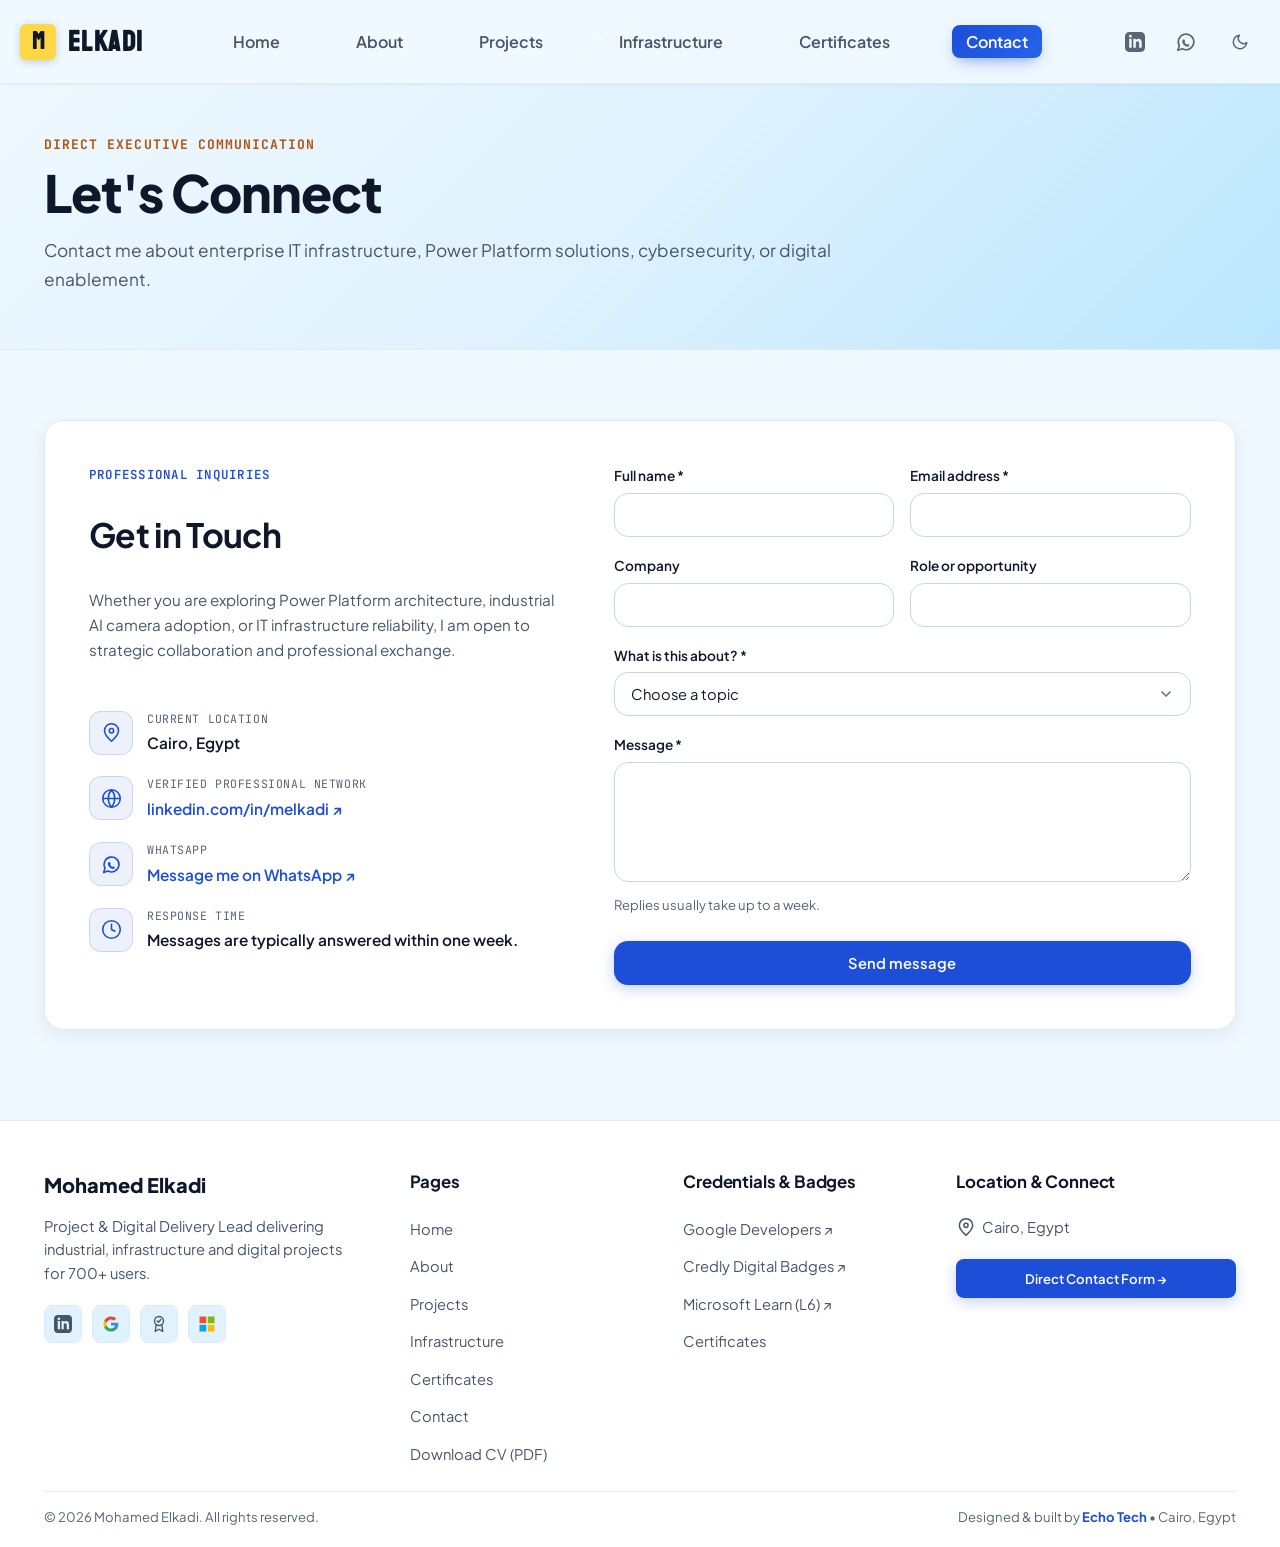
<file: contact.html>
<!DOCTYPE html>
<html lang="en" data-theme="light">

<head>
  <script async src="https://www.googletagmanager.com/gtag/js?id=G-ZDBR35JF6Q"></script>
  <script>
    window.dataLayer = window.dataLayer || [];
    function gtag(){window.dataLayer.push(arguments);}
    gtag('js', new Date());
    gtag('config', 'G-ZDBR35JF6Q');
  </script>
  <meta charset="UTF-8">
  <meta name="viewport" content="width=device-width, initial-scale=1.0">

  <!-- Primary SEO Meta Tags -->
  <title>Contact &amp; Professional Inquiries | Mohamed Elkadi | Project &amp; Digital Delivery Lead</title>
  <meta name="title" content="Contact &amp; Professional Inquiries | Mohamed Elkadi | Project &amp; Digital Delivery Lead">
  <meta name="description"
    content="Contact Mohamed Elkadi about IT infrastructure, Power Platform solutions, cybersecurity, and digital enablement. Based in Cairo, Egypt.">
  <meta name="author" content="Mohamed Elkadi">
  <meta name="robots" content="index, follow, max-snippet:-1, max-image-preview:large, max-video-preview:-1">
  <meta name="googlebot" content="index, follow, max-snippet:-1, max-image-preview:large">
  <link rel="canonical" href="https://melkadi.website/contact.html">

  <!-- Geo & Regional Tags -->
  <meta name="geo.region" content="EG-C">
  <meta name="geo.placename" content="Cairo, Egypt">

  <!-- Mobile & Browser Appearance -->
  <meta name="theme-color" content="#1d4ed8">
  <meta name="msapplication-TileColor" content="#1d4ed8">

  <!-- Open Graph / Facebook -->
  <meta property="og:type" content="website">
  <meta property="og:site_name" content="Mohamed Elkadi | Executive IT Portfolio">
  <meta property="og:url" content="https://melkadi.website/contact.html">
  <meta property="og:title" content="Contact &amp; Professional Inquiries | Mohamed Elkadi | Project &amp; Digital Delivery Lead">
  <meta property="og:description"
    content="Contact Mohamed Elkadi about IT infrastructure, Power Platform, cybersecurity, and digital enablement.">
  <meta property="og:image" content="https://melkadi.website/assets/social-preview.jpg?v=4">
  <meta property="og:image:secure_url" content="https://melkadi.website/assets/social-preview.jpg?v=4">
  <meta property="og:image:type" content="image/jpeg">
  <meta property="og:image:width" content="1200">
  <meta property="og:image:height" content="630">
  <meta property="og:image:alt" content="Mohamed Elkadi, Project &amp; Digital Delivery Lead">
  <meta property="og:locale" content="en_US">

  <!-- Twitter / X Cards -->
  <meta name="twitter:card" content="summary_large_image">
  <meta name="twitter:title" content="Contact &amp; Professional Inquiries | Mohamed Elkadi | Project &amp; Digital Delivery Lead">
  <meta name="twitter:description"
    content="Contact Mohamed Elkadi about IT infrastructure, Power Platform, cybersecurity, and digital enablement.">
  <meta name="twitter:image" content="https://melkadi.website/assets/social-preview.jpg?v=4">
  <meta name="twitter:image:alt" content="Mohamed Elkadi, Project &amp; Digital Delivery Lead">

  <!-- Favicon -->
  <link rel="icon" type="image/svg+xml"
    href="data:image/svg+xml,%3Csvg xmlns='http://www.w3.org/2000/svg' viewBox='0 0 32 32'%3E%3Crect width='32' height='32' rx='8' fill='%231d4ed8'/%3E%3Ctext x='16' y='21' font-family='sans-serif' font-size='13' font-weight='800' fill='%23ffffff' text-anchor='middle'%3EME%3C/text%3E%3C/svg%3E">

  <!-- Performance: Resource Hints & Font Preconnects -->
  <link rel="preconnect" href="https://fonts.googleapis.com">
  <link rel="preconnect" href="https://fonts.gstatic.com" crossorigin>
  <link rel="dns-prefetch" href="https://fonts.googleapis.com">
  <link rel="dns-prefetch" href="https://fonts.gstatic.com">
  <link
    href="https://fonts.googleapis.com/css2?family=JetBrains+Mono:wght@400;500;700&family=Plus+Jakarta+Sans:wght@300;400;500;600;700;800&family=Staatliches&display=swap"
    rel="stylesheet">

  <!-- Stylesheet -->
  <link rel="stylesheet" href="styles.css?v=20261111-ui47">

  <!-- Structured Data: Schema.org JSON-LD -->
  <script type="application/ld+json">
  {
    "@context": "https://schema.org",
    "@type": "ContactPage",
    "name": "Contact Mohamed Elkadi",
    "description": "Direct inquiry portal for IT infrastructure, Power Platform, cybersecurity, and digital enablement.",
    "mainEntity": {
      "@type": "Person",
      "name": "Mohamed Elkadi",
      "jobTitle": "Project & Digital Delivery Lead",
      "address": {
        "@type": "PostalAddress",
        "addressLocality": "Cairo",
        "addressCountry": "Egypt"
      },
      "sameAs": [
        "https://www.linkedin.com/in/melkadi/",
        "https://me.developers.google.com/u/mohamed_elkadi",
        "https://www.credly.com/users/mohamedelkadi/badges",
        "https://learn.microsoft.com/en-us/users/melkadise/"
      ]
    }
  }
  </script>
</head>

<body>

  <!-- Header / Navigation (Beverr Green Theme) -->
  <header class="site-header beverr-header-theme" id="mainHeader">
    <div class="container nav-container">
      <a href="index.html" class="beverr-brand-logo" aria-label="Mohamed Elkadi Homepage">
        <span class="beverr-logo-box">M</span>
        <span class="beverr-logo-text">ELKADI</span>
      </a>

      <!-- Desktop Navigation Links -->
      <nav class="desktop-nav beverr-header-nav" aria-label="Main Navigation">
        <ul class="nav-links">
          <li><a href="index.html" class="nav-link">Home</a></li>
          <li><a href="about.html" class="nav-link">About</a></li>
          <li><a href="portfolio.html" class="nav-link">Projects</a></li>
          <li><a href="infrastructure.html" class="nav-link">Infrastructure</a></li>
          <li><a href="training.html" class="nav-link">Certificates</a></li>
          <li><a href="contact.html" class="nav-link active">Contact</a></li>
        </ul>
      </nav>

      <!-- Navigation Actions: LinkedIn & Theme Switcher -->
      <div class="nav-actions beverr-header-socials">
        <!-- LinkedIn Profile Link -->
        <a href="https://www.linkedin.com/in/melkadi/" target="_blank" rel="noopener noreferrer"
          class="beverr-social-link header-linkedin-link" title="LinkedIn Profile" aria-label="LinkedIn Profile">
          <svg width="20" height="20" viewBox="0 0 24 24" fill="currentColor" aria-hidden="true">
            <path
              d="M19 0h-14c-2.761 0-5 2.239-5 5v14c0 2.761 2.239 5 5 5h14c2.762 0 5-2.239 5-5v-14c0-2.761-2.238-5-5-5zm-11 19h-3v-11h3v11zm-1.5-12.268c-.966 0-1.75-.79-1.75-1.764s.784-1.764 1.75-1.764 1.75.79 1.75 1.764-.783 1.764-1.75 1.764zm13.5 12.268h-3v-5.604c0-3.368-4-3.113-4 0v5.604h-3v-11h3v1.765c1.396-2.586 7-2.777 7 2.476v6.759z" />
          </svg>
        </a>
        <a href="https://wa.me/201206464632?text=Hello%20Mohamed%2C%20I%20am%20contacting%20you%20from%20your%20portfolio%20website." target="_blank" rel="noopener noreferrer" class="beverr-social-link header-whatsapp-link" title="WhatsApp" aria-label="Chat with Mohamed on WhatsApp"><svg viewBox="0 0 24 24" width="22" height="22" fill="none" stroke="currentColor" stroke-width="1.8" stroke-linecap="round" stroke-linejoin="round" aria-hidden="true" focusable="false"><path d="M3 21l1.65-4.9A8.5 8.5 0 1 1 8 19.4L3 21z"/><path d="M15.6 14.9l-1.1-.55a1 1 0 0 0-1.1.15l-.45.45a6.6 6.6 0 0 1-2.6-2.6l.45-.45a1 1 0 0 0 .15-1.1L10.4 9.7a1 1 0 0 0-1.15-.55 2 2 0 0 0-1.4 1.9c.1 2.9 3.1 5.9 6 6a2 2 0 0 0 1.9-1.4 1 1 0 0 0-.15-.75z" fill="currentColor" stroke="none"/></svg></a>

        <!-- Light/Dark Mode Switcher -->
        <button class="theme-toggle-btn beverr-social-link" id="themeToggleBtn" aria-label="Toggle Theme Mode"
          title="Switch Theme">
          <svg width="18" height="18" viewBox="0 0 24 24" fill="none" stroke="currentColor" stroke-width="2"
            stroke-linecap="round" stroke-linejoin="round">
            <path d="M21 12.79A9 9 0 1 1 11.21 3 7 7 0 0 0 21 12.79z"></path>
          </svg>
        </button>

        <button class="mobile-menu-btn" id="mobileMenuToggle" aria-label="Toggle Menu" aria-expanded="false">
          <svg class="ui-icon" viewBox="0 0 24 24" aria-hidden="true"><path d="M4 6h16M4 12h16M4 18h16"></path></svg>
        </button>
      </div>
    </div>
  </header>

  <!-- Mobile Drawer -->
  <div class="mobile-drawer" id="mobileDrawer">
    <ul class="mobile-nav-links">
      <li><a href="index.html" class="mobile-nav-link">Home</a></li>
      <li><a href="about.html" class="mobile-nav-link">About</a></li>
      <li><a href="portfolio.html" class="mobile-nav-link">Projects</a></li>
      <li><a href="infrastructure.html" class="mobile-nav-link">Infrastructure</a></li>
      <li><a href="training.html" class="mobile-nav-link">Certificates</a></li>
      <li><a href="contact.html" class="mobile-nav-link active">Contact</a></li>
    </ul>
    <div style="margin-top: 18px;">
      <a href="https://www.linkedin.com/in/melkadi/" target="_blank" rel="noopener noreferrer" class="btn btn-primary"
        style="width: 100%;">Connect on LinkedIn</a>
    </div>
  </div>

  <main>
    <!-- PAGE HERO -->
    <section class="section-wrapper page-hero-banner">
      <div class="container">
        <span class="section-eyebrow">Direct Executive Communication</span>
        <h1 class="page-hero-title">Let's Connect</h1>
        <p class="page-hero-desc">
          Contact me about enterprise IT infrastructure, Power Platform solutions, cybersecurity, or digital enablement.
        </p>
      </div>
    </section>

    <!-- CONTACT FORM & INFO SECTION -->
    <section class="section-wrapper" id="contact" style="padding: 70px 0 90px 0;">
      <div class="container">
        <div class="contact-section-card">
          <div class="contact-layout-grid">

            <!-- Information Column -->
            <div class="contact-info-col">
              <span class="section-eyebrow" style="margin-bottom: 8px;">Professional Inquiries</span>
              <h2 style="font-size: 2.1rem; color: var(--text-primary); margin-bottom: 12px;">Get in Touch</h2>
              <p style="font-size: 0.95rem; color: var(--text-secondary); line-height: 1.65; margin-bottom: 28px;">
                Whether you are exploring Power Platform architecture, industrial AI camera adoption, or IT
                infrastructure reliability, I am open to strategic collaboration and professional exchange.
              </p>

              <div style="display: flex; flex-direction: column; gap: 20px;">

                <div class="contact-info-item">
                  <div class="contact-info-icon" aria-hidden="true"><svg class="ui-icon" viewBox="0 0 24 24"><path d="M20 10c0 5-8 12-8 12S4 15 4 10a8 8 0 1 1 16 0Z"></path><circle cx="12" cy="10" r="2.5"></circle></svg></div>
                  <div>
                    <div class="contact-info-label">Current Location</div>
                    <div class="contact-info-val">Cairo, Egypt</div>
                  </div>
                </div>

                <div class="contact-info-item">
                  <div class="contact-info-icon" aria-hidden="true"><svg class="ui-icon" viewBox="0 0 24 24"><circle cx="12" cy="12" r="10"></circle><path d="M2 12h20M12 2a15.3 15.3 0 0 1 0 20M12 2a15.3 15.3 0 0 0 0 20"></path></svg></div>
                  <div>
                    <div class="contact-info-label">Verified Professional Network</div>
                    <a href="https://www.linkedin.com/in/melkadi/" target="_blank" rel="noopener noreferrer"
                      style="font-size: 0.96rem; font-weight: 600; color: var(--brand-primary); text-decoration: none;">linkedin.com/in/melkadi
                      ↗</a>
                  </div>
                </div>

                <div class="contact-info-item">
                  <div class="contact-info-icon" aria-hidden="true"><svg class="ui-icon" viewBox="0 0 24 24" width="24" height="24" fill="none" stroke="currentColor" stroke-width="1.8" stroke-linecap="round" stroke-linejoin="round" aria-hidden="true" focusable="false"><path d="M3 21l1.65-4.9A8.5 8.5 0 1 1 8 19.4L3 21z"/><path d="M15.6 14.9l-1.1-.55a1 1 0 0 0-1.1.15l-.45.45a6.6 6.6 0 0 1-2.6-2.6l.45-.45a1 1 0 0 0 .15-1.1L10.4 9.7a1 1 0 0 0-1.15-.55 2 2 0 0 0-1.4 1.9c.1 2.9 3.1 5.9 6 6a2 2 0 0 0 1.9-1.4 1 1 0 0 0-.15-.75z" fill="currentColor" stroke="none"/></svg></div>
                  <div>
                    <div class="contact-info-label">WhatsApp</div>
                    <a href="https://wa.me/201206464632?text=Hello%20Mohamed%2C%20I%20am%20contacting%20you%20from%20your%20portfolio%20website." target="_blank" rel="noopener noreferrer"
                      style="font-size: 0.96rem; font-weight: 600; color: var(--brand-primary); text-decoration: none;">Message me on WhatsApp ↗</a>
                  </div>
                </div>

                <div class="contact-info-item">
                  <div class="contact-info-icon" aria-hidden="true"><svg class="ui-icon" viewBox="0 0 24 24"><circle cx="12" cy="12" r="10"></circle><path d="M12 6v6l4 2"></path></svg></div>
                  <div>
                    <div class="contact-info-label">Response Time</div>
                    <div class="contact-info-val">Messages are typically answered within one week.</div>
                  </div>
                </div>

              </div>
            </div>

            <!-- Form Column -->
            <div class="contact-form-col">
              <form class="contact-form" id="contactForm" novalidate>
                <div id="formStatus" class="form-status" role="alert"></div>

                <!-- Anti-Spam Honeypot Trap (Hidden from humans, attracts spam bots) -->
                <div style="display:none !important;" aria-hidden="true">
                  <label for="botTrapField">Do not fill this field</label>
                  <input type="text" id="botTrapField" name="bot_verification_field" tabindex="-1" autocomplete="off">
                </div>

                <div class="form-row-2">
                  <div class="form-group">
                    <label for="senderName" class="form-label">Full name *</label>
                    <input type="text" id="senderName" name="name" class="form-input" autocomplete="name" required>
                  </div>
                  <div class="form-group">
                    <label for="senderEmail" class="form-label">Email address *</label>
                    <input type="email" id="senderEmail" name="email" class="form-input" autocomplete="email" required>
                  </div>
                </div>

                <div class="form-row-2">
                  <div class="form-group">
                    <label for="senderCompany" class="form-label">Company</label>
                    <input type="text" id="senderCompany" name="company" class="form-input" autocomplete="organization" maxlength="120">
                  </div>
                  <div class="form-group">
                    <label for="senderRole" class="form-label">Role or opportunity</label>
                    <input type="text" id="senderRole" name="role" class="form-input" maxlength="120">
                  </div>
                </div>

                <div class="form-group">
                  <label for="senderSubject" class="form-label">What is this about? *</label>
                  <select id="senderSubject" name="subject" class="form-input" required>
                    <option value="" disabled selected>Choose a topic</option>
                    <option>Recruiter inquiry</option>
                    <option>Job opportunity</option>
                    <option>Collaboration</option>
                    <option>Other</option>
                  </select>
                </div>

                <div class="form-group">
                  <label for="senderMessage" class="form-label">Message *</label>
                  <textarea id="senderMessage" name="message" class="form-textarea" maxlength="3000" required></textarea>
                  <p class="form-hint">Replies usually take up to a week.</p>
                </div>

                <button type="submit" id="formSubmitBtn" class="btn btn-primary" style="width: 100%; margin-top: 8px;">
                  <span>Send message</span>
                </button>
              </form>
            </div>

          </div>
        </div>
      </div>
    </section>

  </main>

  <!-- YOU X 4-COLUMN FOOTER SITEMAP -->
  <footer class="youx-footer" id="siteFooter">
    <div class="container">
      <div class="youx-footer-sitemap">
        <div>
          <div class="brand-name" style="margin-bottom: 8px;">
            <span style="font-size: 1.25rem; font-weight: 800; color: var(--text-primary);">Mohamed Elkadi</span>
          </div>
          <p class="footer-brand-desc">Project &amp; Digital Delivery Lead delivering industrial, infrastructure and digital projects for 700+ users.</p>
          <div class="footer-socials">
            <a href="https://www.linkedin.com/in/melkadi/" target="_blank" rel="noopener noreferrer" class="footer-social-btn" title="LinkedIn" aria-label="LinkedIn profile"><svg width="18" height="18" viewBox="0 0 24 24" fill="currentColor" aria-hidden="true"><path d="M19 0h-14c-2.761 0-5 2.239-5 5v14c0 2.761 2.239 5 5 5h14c2.762 0 5-2.239 5-5v-14c0-2.761-2.238-5-5-5zm-11 19h-3v-11h3v11zm-1.5-12.268c-.966 0-1.75-.79-1.75-1.764s.784-1.764 1.75-1.764 1.75.79 1.75 1.764-.783 1.764-1.75 1.764zm13.5 12.268h-3v-5.604c0-3.368-4-3.113-4 0v5.604h-3v-11h3v1.765c1.396-2.586 7-2.777 7 2.476v6.759z"/></svg></a>
            <a href="https://me.developers.google.com/u/mohamed_elkadi" target="_blank" rel="noopener noreferrer" class="footer-social-btn" title="Google Developers" aria-label="Google Developers profile"><svg width="18" height="18" viewBox="0 0 48 48" aria-hidden="true"><path fill="#4285F4" d="M43.6 24.5c0-1.4-.1-2.8-.4-4.1H24v7.8h11c-.5 2.5-2 4.6-4.2 6v5.1h6.8c4-3.7 6-9 6-14.8Z"/><path fill="#34A853" d="M24 44c5.5 0 10.1-1.8 13.5-4.8l-6.8-5.1c-1.9 1.3-4.1 2-6.7 2-5.2 0-9.6-3.5-11.2-8.2H5.8v5.2C9.2 39.6 16 44 24 44Z"/><path fill="#FBBC05" d="M12.8 27.9a12 12 0 0 1 0-7.8v-5.2H5.8a20 20 0 0 0 0 18.2l7-5.2Z"/><path fill="#EA4335" d="M24 11.9c3 0 5.7 1 7.8 3.1l5.8-5.8C34.1 5.9 29.5 4 24 4 16 4 9.2 8.4 5.8 14.9l7 5.2c1.6-4.7 6-8.2 11.2-8.2Z"/></svg></a>
            <a href="https://www.credly.com/users/mohamedelkadi/badges" target="_blank" rel="noopener noreferrer" class="footer-social-btn" title="Credly Badges" aria-label="Credly digital badges"><svg class="ui-icon" viewBox="0 0 24 24" aria-hidden="true"><circle cx="12" cy="8" r="6"></circle><path d="m8.2 13-1.3 9 5.1-3 5.1 3-1.3-9M9.5 8l1.7 1.7L14.5 6"></path></svg></a>
            <a href="https://learn.microsoft.com/en-us/users/melkadise/" target="_blank" rel="noopener noreferrer" class="footer-social-btn" title="Microsoft Learn" aria-label="Microsoft Learn profile"><svg width="18" height="18" viewBox="0 0 24 24" aria-hidden="true"><path fill="#F25022" d="M2 2h9v9H2z"/><path fill="#7FBA00" d="M13 2h9v9h-9z"/><path fill="#00A4EF" d="M2 13h9v9H2z"/><path fill="#FFB900" d="M13 13h9v9h-9z"/></svg></a>
          </div>
        </div>

        <div>
          <div class="footer-col-title">Pages</div>
          <ul class="footer-nav-list">
            <li><a href="index.html" class="footer-nav-link">Home</a></li>
            <li><a href="about.html" class="footer-nav-link">About</a></li>
            <li><a href="portfolio.html" class="footer-nav-link">Projects</a></li>
            <li><a href="infrastructure.html" class="footer-nav-link">Infrastructure</a></li>
            <li><a href="training.html" class="footer-nav-link">Certificates</a></li>
            <li><a href="contact.html" class="footer-nav-link">Contact</a></li>
            <li><a href="assets/Mohamed-Elkadi-CV.pdf" class="footer-nav-link" download>Download CV (PDF)</a></li>
          </ul>
        </div>

        <div>
          <div class="footer-col-title">Credentials & Badges</div>
          <ul class="footer-nav-list">
            <li><a href="https://me.developers.google.com/u/mohamed_elkadi" target="_blank" rel="noopener noreferrer"
                class="footer-nav-link">Google Developers ↗</a></li>
            <li><a href="https://www.credly.com/users/mohamedelkadi/badges" target="_blank" rel="noopener noreferrer"
                class="footer-nav-link">Credly Digital Badges ↗</a></li>
            <li><a href="https://learn.microsoft.com/en-us/users/melkadise/" target="_blank" rel="noopener noreferrer"
                class="footer-nav-link">Microsoft Learn (L6) ↗</a></li>
            <li><a href="training.html" class="footer-nav-link">Certificates</a></li>
          </ul>
        </div>

        <div>
          <div class="footer-col-title">Location & Connect</div>
          <ul class="footer-nav-list">
            <li class="footer-nav-link" style="cursor: default;"><svg class="ui-icon" viewBox="0 0 24 24" aria-hidden="true"><path d="M20 10c0 5-8 12-8 12S4 15 4 10a8 8 0 1 1 16 0Z"></path><circle cx="12" cy="10" r="2.5"></circle></svg><span>Cairo, Egypt</span></li>
            <li style="margin-top: 8px;">
              <a href="contact.html" class="btn btn-sm btn-primary" style="width: 100%; justify-content: center;">Direct
                Contact Form →</a>
            </li>
          </ul>
        </div>
      </div>

      <div class="youx-footer-bottom">
        <div>&copy; 2026 Mohamed Elkadi. All rights reserved.</div>
        <div>Designed &amp; built by <a href="https://echo-tech.website/" target="_blank" rel="noopener noreferrer">Echo Tech</a> • Cairo, Egypt</div>
      </div>
    </div>
  </footer>

  <!-- FLOATING BACK TO TOP BUTTON (CIRCULAR) -->
  <button class="back-to-top-btn" id="backToTopBtn" aria-label="Back to top" title="Back to top">
    <svg width="20" height="20" viewBox="0 0 24 24" fill="none" stroke="currentColor" stroke-width="2.5"
      stroke-linecap="round" stroke-linejoin="round">
      <path d="M18 15l-6-6-6 6" />
    </svg>
  </button>

  <script src="script.js?v=20261111-ui25"></script>
</body>

</html>
</file>
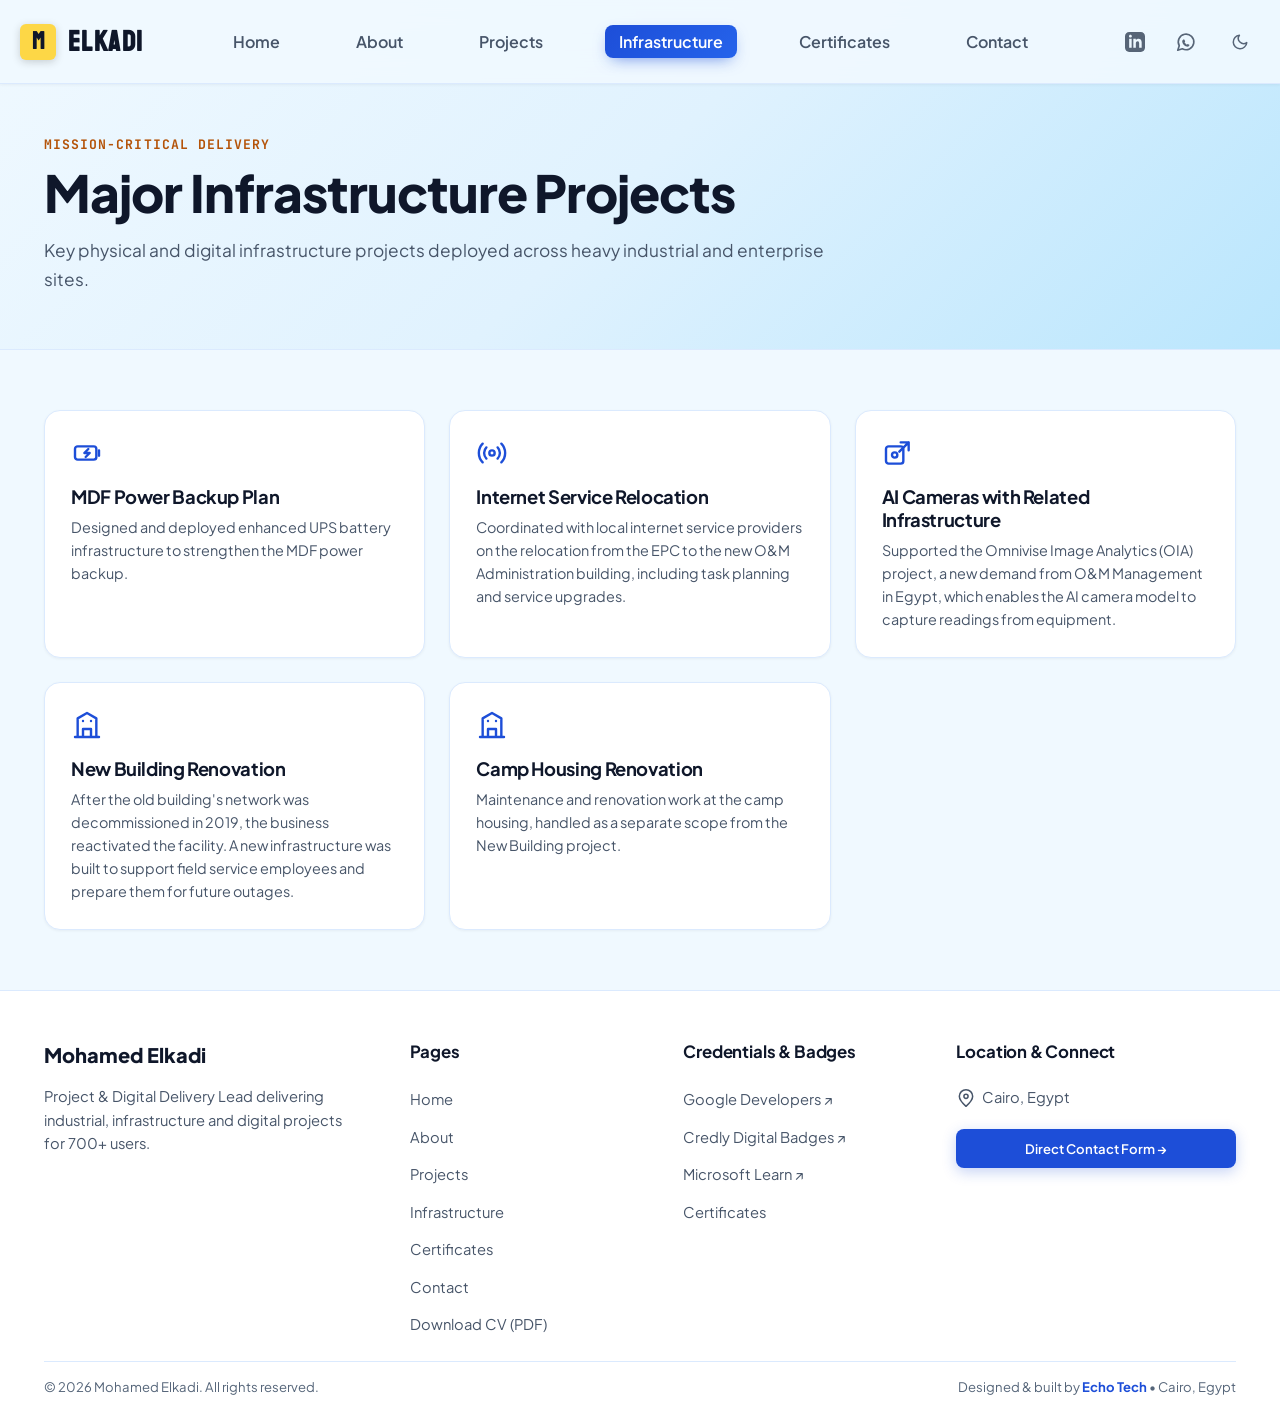
<file: infrastructure.html>
<!DOCTYPE html>
<html lang="en" data-theme="light">
<head>
  <script async src="https://www.googletagmanager.com/gtag/js?id=G-ZDBR35JF6Q"></script>
  <script>
    window.dataLayer = window.dataLayer || [];
    function gtag(){window.dataLayer.push(arguments);}
    gtag('js', new Date());
    gtag('config', 'G-ZDBR35JF6Q');
  </script>
  <meta charset="UTF-8">
  <meta name="viewport" content="width=device-width, initial-scale=1.0">
  <title>Infrastructure Projects | Mohamed Elkadi | Project &amp; Digital Delivery Lead</title>
  <meta name="title" content="Infrastructure Projects | Mohamed Elkadi | Project &amp; Digital Delivery Lead">
  <meta name="description" content="Major infrastructure projects delivered by Mohamed Elkadi across industrial and enterprise sites.">
  <meta name="author" content="Mohamed Elkadi">
  <meta name="robots" content="index, follow">
  <link rel="canonical" href="https://melkadi.website/infrastructure.html">
  <meta name="theme-color" content="#1d4ed8">
  <meta property="og:type" content="website">
  <meta property="og:site_name" content="Mohamed Elkadi | Executive IT Portfolio">
  <meta property="og:url" content="https://melkadi.website/infrastructure.html">
  <meta property="og:title" content="Infrastructure Projects | Mohamed Elkadi | Project &amp; Digital Delivery Lead">
  <meta property="og:description" content="Major infrastructure projects delivered across industrial and enterprise sites.">
  <meta property="og:image" content="https://melkadi.website/assets/social-preview.jpg?v=4">
  <meta property="og:image:secure_url" content="https://melkadi.website/assets/social-preview.jpg?v=4">
  <meta property="og:image:type" content="image/jpeg">
  <meta property="og:image:width" content="1200">
  <meta property="og:image:height" content="630">
  <meta property="og:image:alt" content="Mohamed Elkadi, Project &amp; Digital Delivery Lead">
  <meta property="og:locale" content="en_US">
  <meta name="twitter:card" content="summary_large_image">
  <meta name="twitter:title" content="Infrastructure Projects | Mohamed Elkadi | Project &amp; Digital Delivery Lead">
  <meta name="twitter:description" content="Major infrastructure projects delivered across industrial and enterprise sites.">
  <meta name="twitter:image" content="https://melkadi.website/assets/social-preview.jpg?v=4">
  <meta name="twitter:image:alt" content="Mohamed Elkadi, Project &amp; Digital Delivery Lead">
  <link rel="icon" type="image/svg+xml" href="data:image/svg+xml,%3Csvg xmlns='http://www.w3.org/2000/svg' viewBox='0 0 32 32'%3E%3Crect width='32' height='32' rx='8' fill='%231d4ed8'/%3E%3Ctext x='16' y='21' font-family='sans-serif' font-size='13' font-weight='800' fill='%23ffffff' text-anchor='middle'%3EME%3C/text%3E%3C/svg%3E">
  <link rel="preconnect" href="https://fonts.googleapis.com">
  <link rel="preconnect" href="https://fonts.gstatic.com" crossorigin>
  <link href="https://fonts.googleapis.com/css2?family=JetBrains+Mono:wght@400;500;700&family=Plus+Jakarta+Sans:wght@300;400;500;600;700;800&family=Staatliches&display=swap" rel="stylesheet">
  <link rel="stylesheet" href="styles.css?v=20261111-ui47">
  <script type="application/ld+json">
  {
    "@context": "https://schema.org",
    "@type": "CollectionPage",
    "name": "Major Infrastructure Projects",
    "description": "Infrastructure projects delivered across industrial and enterprise sites.",
    "creator": {
      "@type": "Person",
      "name": "Mohamed Elkadi",
      "jobTitle": "Project & Digital Delivery Lead"
    }
  }
  </script>
</head>
<body>
  <header class="site-header beverr-header-theme" id="mainHeader">
    <div class="container nav-container">
      <a href="index.html" class="beverr-brand-logo" aria-label="Mohamed Elkadi Homepage">
        <span class="beverr-logo-box">M</span><span class="beverr-logo-text">ELKADI</span>
      </a>
      <nav class="desktop-nav beverr-header-nav" aria-label="Main Navigation">
        <ul class="nav-links">
          <li><a href="index.html" class="nav-link">Home</a></li>
          <li><a href="about.html" class="nav-link">About</a></li>
          <li><a href="portfolio.html" class="nav-link">Projects</a></li>
          <li><a href="infrastructure.html" class="nav-link active">Infrastructure</a></li>
          <li><a href="training.html" class="nav-link">Certificates</a></li>
          <li><a href="contact.html" class="nav-link">Contact</a></li>
        </ul>
      </nav>
      <div class="nav-actions beverr-header-socials">
        <a href="https://www.linkedin.com/in/melkadi/" target="_blank" rel="noopener noreferrer"
          class="beverr-social-link header-linkedin-link" title="LinkedIn Profile" aria-label="LinkedIn Profile">
          <svg width="20" height="20" viewBox="0 0 24 24" fill="currentColor" aria-hidden="true">
            <path d="M19 0h-14c-2.761 0-5 2.239-5 5v14c0 2.761 2.239 5 5 5h14c2.762 0 5-2.239 5-5v-14c0-2.761-2.238-5-5-5zm-11 19h-3v-11h3v11zm-1.5-12.268c-.966 0-1.75-.79-1.75-1.764s.784-1.764 1.75-1.764 1.75.79 1.75 1.764-.783 1.764-1.75 1.764zm13.5 12.268h-3v-5.604c0-3.368-4-3.113-4 0v5.604h-3v-11h3v1.765c1.396-2.586 7-2.777 7 2.476v6.759z"/>
          </svg>
        </a>
        <a href="https://wa.me/201206464632?text=Hello%20Mohamed%2C%20I%20am%20contacting%20you%20from%20your%20portfolio%20website." target="_blank" rel="noopener noreferrer" class="beverr-social-link header-whatsapp-link" title="WhatsApp" aria-label="Chat with Mohamed on WhatsApp"><svg viewBox="0 0 24 24" width="22" height="22" fill="none" stroke="currentColor" stroke-width="1.8" stroke-linecap="round" stroke-linejoin="round" aria-hidden="true" focusable="false"><path d="M3 21l1.65-4.9A8.5 8.5 0 1 1 8 19.4L3 21z"/><path d="M15.6 14.9l-1.1-.55a1 1 0 0 0-1.1.15l-.45.45a6.6 6.6 0 0 1-2.6-2.6l.45-.45a1 1 0 0 0 .15-1.1L10.4 9.7a1 1 0 0 0-1.15-.55 2 2 0 0 0-1.4 1.9c.1 2.9 3.1 5.9 6 6a2 2 0 0 0 1.9-1.4 1 1 0 0 0-.15-.75z" fill="currentColor" stroke="none"/></svg></a>
        <button class="theme-toggle-btn beverr-social-link" id="themeToggleBtn" aria-label="Toggle Theme Mode" title="Switch Theme">
          <svg width="18" height="18" viewBox="0 0 24 24" fill="none" stroke="currentColor" stroke-width="2" stroke-linecap="round" stroke-linejoin="round"><path d="M21 12.79A9 9 0 1 1 11.21 3 7 7 0 0 0 21 12.79z"/></svg>
        </button>
        <button class="mobile-menu-btn" id="mobileMenuToggle" aria-label="Toggle Menu" aria-expanded="false"><svg class="ui-icon" viewBox="0 0 24 24" aria-hidden="true"><path d="M4 6h16M4 12h16M4 18h16"></path></svg></button>
      </div>
    </div>
  </header>
  <div class="mobile-drawer" id="mobileDrawer">
    <ul class="mobile-nav-links">
      <li><a href="index.html" class="mobile-nav-link">Home</a></li>
      <li><a href="about.html" class="mobile-nav-link">About</a></li>
      <li><a href="portfolio.html" class="mobile-nav-link">Projects</a></li>
      <li><a href="infrastructure.html" class="mobile-nav-link active">Infrastructure</a></li>
      <li><a href="training.html" class="mobile-nav-link">Certificates</a></li>
      <li><a href="contact.html" class="mobile-nav-link">Contact</a></li>
    </ul>
  </div>
  <main>
    <section class="section-wrapper page-hero-banner">
      <div class="container">
        <span class="section-eyebrow">Mission-Critical Delivery</span>
        <h1 class="page-hero-title">Major Infrastructure Projects</h1>
        <p class="page-hero-desc">Key physical and digital infrastructure projects deployed across heavy industrial and enterprise sites.</p>
      </div>
    </section>
    <section class="section-wrapper" id="infrastructure">
      <div class="container">
        <div class="infra-grid">
          <article class="card-glass" style="padding: 26px; border-radius: 16px;">
            <div class="service-icon" aria-hidden="true"><svg class="ui-icon" viewBox="0 0 24 24"><rect x="3" y="7" width="16" height="10" rx="2"></rect><path d="M21 10v4M13 9l-3 3h4l-3 3"></path></svg></div>
            <h2 style="font-size: 1.15rem; font-weight: 700; color: var(--text-primary); margin-bottom: 8px;">MDF Power Backup Plan</h2>
            <p style="font-size: 0.9rem; color: var(--text-secondary); line-height: 1.6;">Designed and deployed enhanced UPS battery infrastructure to strengthen the MDF power backup.</p>
          </article>
          <article class="card-glass" style="padding: 26px; border-radius: 16px;">
            <div class="service-icon" aria-hidden="true"><svg class="ui-icon" viewBox="0 0 24 24"><circle cx="12" cy="12" r="2"></circle><path d="M16.2 7.8a6 6 0 0 1 0 8.4M7.8 16.2a6 6 0 0 1 0-8.4M19 5a10 10 0 0 1 0 14M5 19a10 10 0 0 1 0-14"></path></svg></div>
            <h2 style="font-size: 1.15rem; font-weight: 700; color: var(--text-primary); margin-bottom: 8px;">Internet Service Relocation</h2>
            <p style="font-size: 0.9rem; color: var(--text-secondary); line-height: 1.6;">Coordinated with local internet service providers on the relocation from the EPC to the new O&amp;M Administration building, including task planning and service upgrades.</p>
          </article>
          <article class="card-glass" style="padding: 26px; border-radius: 16px;">
            <div class="service-icon" aria-hidden="true"><svg class="ui-icon" viewBox="0 0 24 24"><path d="M14 4h6v6M20 4l-7 7"></path><rect x="3" y="7" width="13" height="13" rx="2"></rect><circle cx="9.5" cy="13.5" r="2"></circle></svg></div>
            <h2 style="font-size: 1.15rem; font-weight: 700; color: var(--text-primary); margin-bottom: 8px;">AI Cameras with Related Infrastructure</h2>
            <p style="font-size: 0.9rem; color: var(--text-secondary); line-height: 1.6;">Supported the Omnivise Image Analytics (OIA) project, a new demand from O&amp;M Management in Egypt, which enables the AI camera model to capture readings from equipment.</p>
          </article>
          <article class="card-glass" style="padding: 26px; border-radius: 16px;">
            <div class="service-icon" aria-hidden="true"><svg class="ui-icon" viewBox="0 0 24 24"><path d="M3 21h18M5 21V7l7-4 7 4v14M9 21v-6h6v6M9 9h.01M15 9h.01"></path></svg></div>
            <h2 style="font-size: 1.15rem; font-weight: 700; color: var(--text-primary); margin-bottom: 8px;">New Building Renovation</h2>
            <p style="font-size: 0.9rem; color: var(--text-secondary); line-height: 1.6;">After the old building's network was decommissioned in 2019, the business reactivated the facility. A new infrastructure was built to support field service employees and prepare them for future outages.</p>
          </article>
          <article class="card-glass" style="padding: 26px; border-radius: 16px;">
            <div class="service-icon" aria-hidden="true"><svg class="ui-icon" viewBox="0 0 24 24"><path d="M3 21h18M5 21V7l7-4 7 4v14M9 21v-6h6v6M9 9h.01M15 9h.01"></path></svg></div>
            <h2 style="font-size: 1.15rem; font-weight: 700; color: var(--text-primary); margin-bottom: 8px;">Camp Housing Renovation</h2>
            <p style="font-size: 0.9rem; color: var(--text-secondary); line-height: 1.6;">Maintenance and renovation work at the camp housing, handled as a separate scope from the New Building project.</p>
          </article>
        </div>
      </div>
    </section>
  </main>
  <footer class="youx-footer" id="siteFooter">
    <div class="container">
      <div class="youx-footer-sitemap">
        <div><div class="brand-name" style="margin-bottom: 8px;"><span style="font-size: 1.25rem; font-weight: 800; color: var(--text-primary);">Mohamed Elkadi</span></div><p class="footer-brand-desc">Project &amp; Digital Delivery Lead delivering industrial, infrastructure and digital projects for 700+ users.</p></div>
        <div><div class="footer-col-title">Pages</div><ul class="footer-nav-list">
          <li><a href="index.html" class="footer-nav-link">Home</a></li><li><a href="about.html" class="footer-nav-link">About</a></li><li><a href="portfolio.html" class="footer-nav-link">Projects</a></li><li><a href="infrastructure.html" class="footer-nav-link">Infrastructure</a></li><li><a href="training.html" class="footer-nav-link">Certificates</a></li><li><a href="contact.html" class="footer-nav-link">Contact</a></li>
            <li><a href="assets/Mohamed-Elkadi-CV.pdf" class="footer-nav-link" download>Download CV (PDF)</a></li>
        </ul></div>
        <div><div class="footer-col-title">Credentials &amp; Badges</div><ul class="footer-nav-list">
          <li><a href="https://me.developers.google.com/u/mohamed_elkadi" target="_blank" rel="noopener noreferrer" class="footer-nav-link">Google Developers ↗</a></li><li><a href="https://www.credly.com/users/mohamedelkadi/badges" target="_blank" rel="noopener noreferrer" class="footer-nav-link">Credly Digital Badges ↗</a></li><li><a href="https://learn.microsoft.com/en-us/users/melkadise/" target="_blank" rel="noopener noreferrer" class="footer-nav-link">Microsoft Learn ↗</a></li><li><a href="training.html" class="footer-nav-link">Certificates</a></li>
        </ul></div>
        <div><div class="footer-col-title">Location &amp; Connect</div><ul class="footer-nav-list"><li class="footer-nav-link" style="cursor: default;"><svg class="ui-icon" viewBox="0 0 24 24" aria-hidden="true"><path d="M20 10c0 5-8 12-8 12S4 15 4 10a8 8 0 1 1 16 0Z"></path><circle cx="12" cy="10" r="2.5"></circle></svg>Cairo, Egypt</li><li style="margin-top: 8px;"><a href="contact.html" class="btn btn-sm btn-primary" style="width: 100%; justify-content: center;">Direct Contact Form →</a></li></ul></div>
      </div>
      <div class="youx-footer-bottom"><div>&copy; 2026 Mohamed Elkadi. All rights reserved.</div><div>Designed &amp; built by <a href="https://echo-tech.website/" target="_blank" rel="noopener noreferrer">Echo Tech</a> • Cairo, Egypt</div></div>
    </div>
  </footer>
  <button class="back-to-top-btn" id="backToTopBtn" aria-label="Back to top" title="Back to top">
    <svg width="20" height="20" viewBox="0 0 24 24" fill="none" stroke="currentColor" stroke-width="2.5" stroke-linecap="round" stroke-linejoin="round"><path d="M18 15l-6-6-6 6"/></svg>
  </button>
  <script src="script.js?v=20261111-ui25"></script>
</body>
</html>
</file>
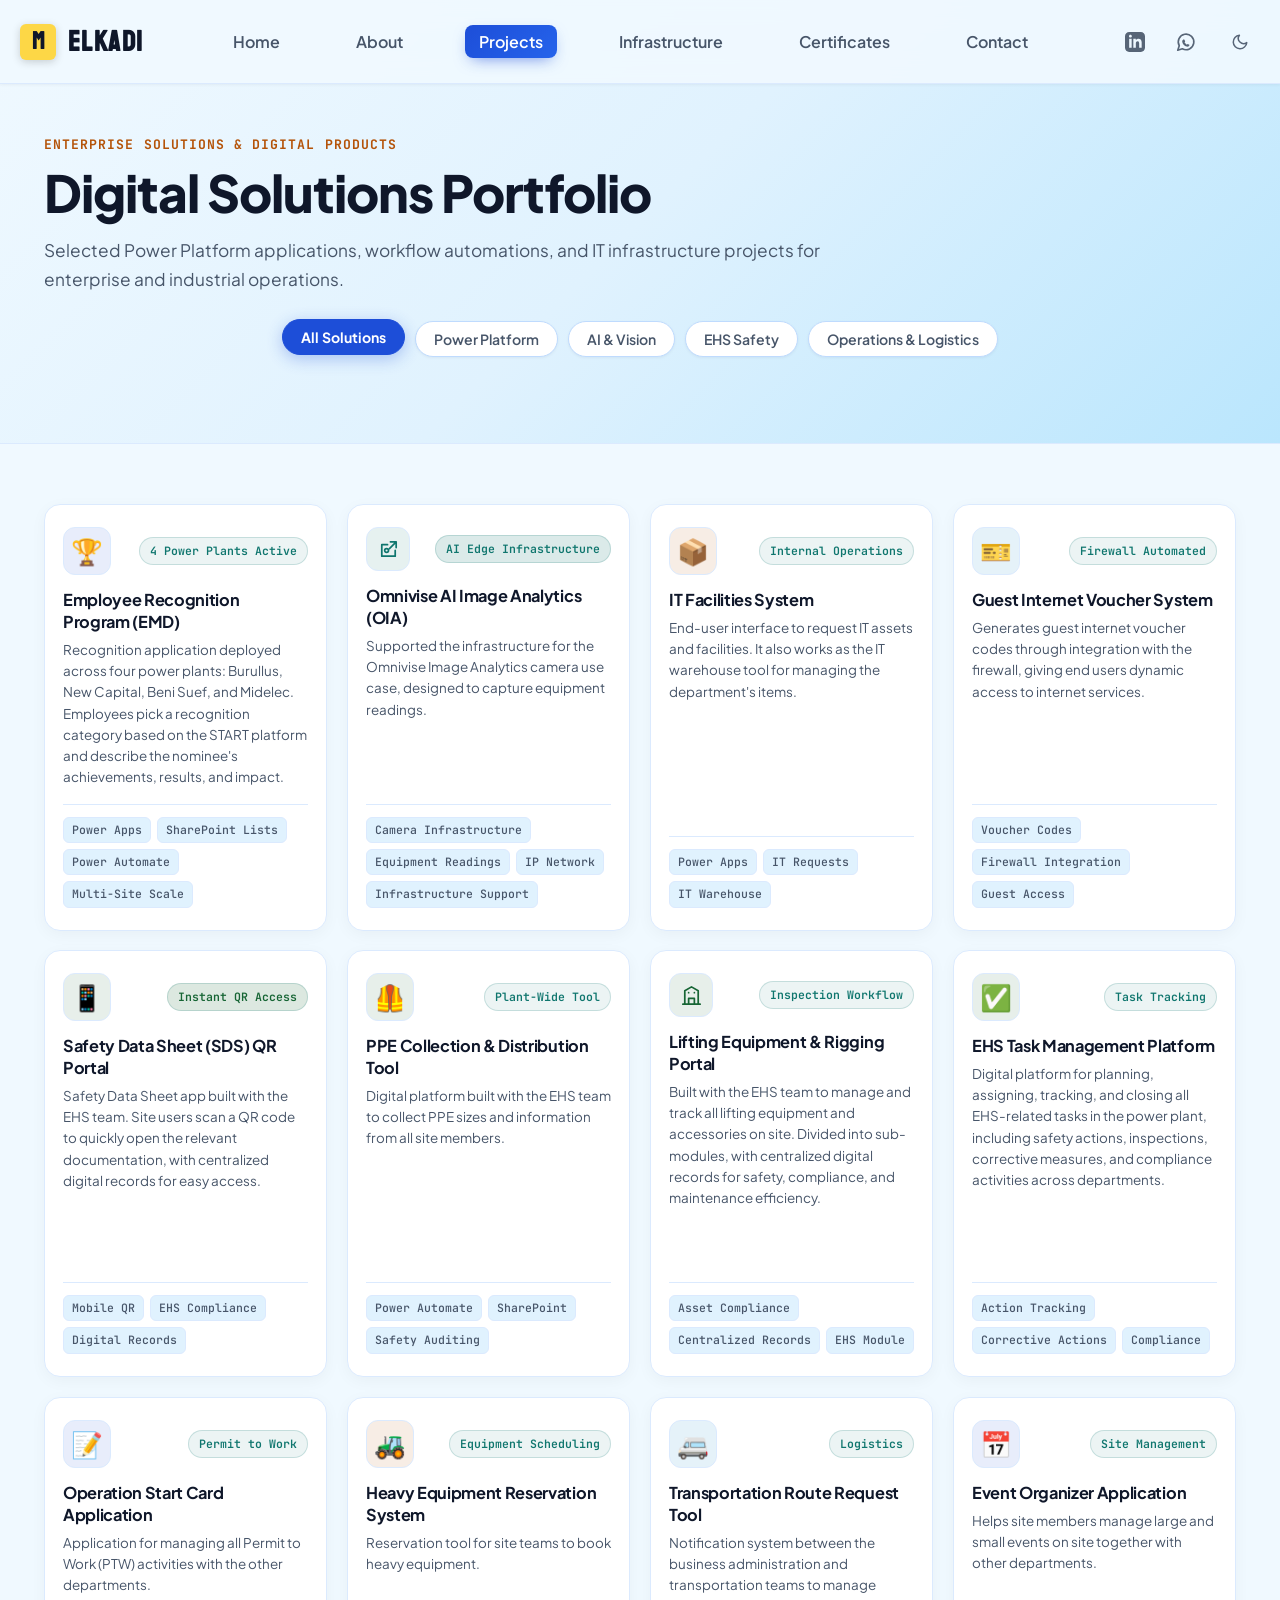
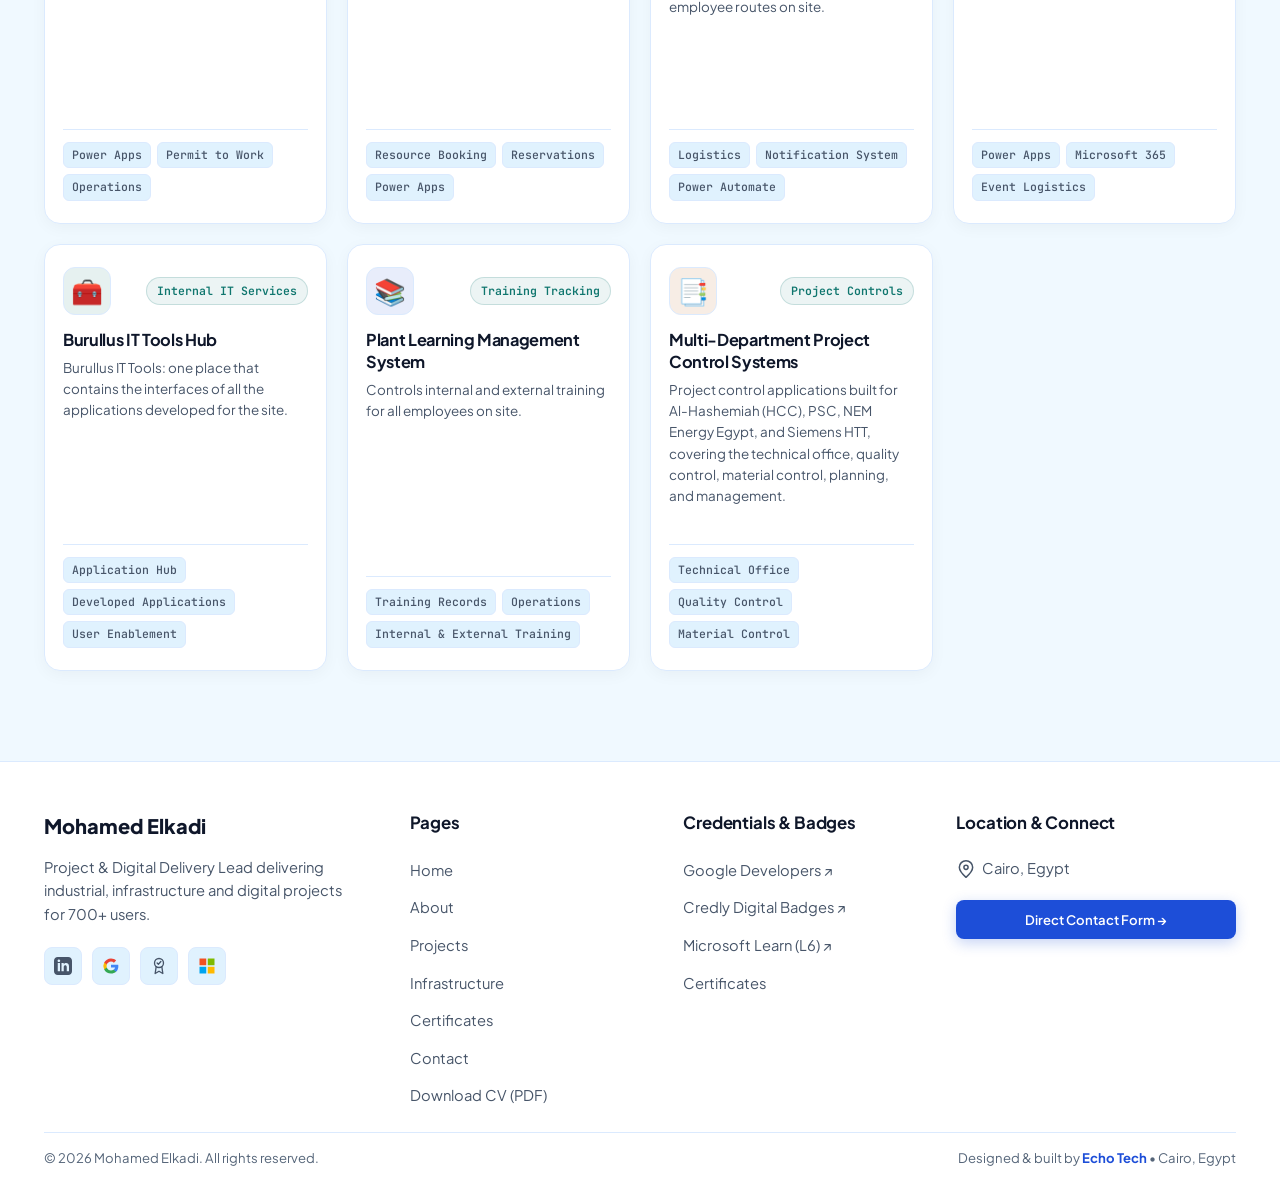
<file: portfolio.html>
<!DOCTYPE html>
<html lang="en" data-theme="light">
<head>
  <script async src="https://www.googletagmanager.com/gtag/js?id=G-ZDBR35JF6Q"></script>
  <script>
    window.dataLayer = window.dataLayer || [];
    function gtag(){window.dataLayer.push(arguments);}
    gtag('js', new Date());
    gtag('config', 'G-ZDBR35JF6Q');
  </script>
  <meta charset="UTF-8">
  <meta name="viewport" content="width=device-width, initial-scale=1.0">

  <!-- Primary SEO Meta Tags -->
  <title>Digital Solutions Portfolio | Mohamed Elkadi | Project &amp; Digital Delivery Lead</title>
  <meta name="title" content="Digital Solutions Portfolio | Mohamed Elkadi | Project &amp; Digital Delivery Lead">
  <meta name="description"
    content="Explore enterprise IT projects and digital solutions developed by Mohamed Elkadi, including Power Platform applications, workflow automation, and industrial infrastructure.">
  <meta name="author" content="Mohamed Elkadi">
  <meta name="robots" content="index, follow, max-snippet:-1, max-image-preview:large, max-video-preview:-1">
  <meta name="googlebot" content="index, follow, max-snippet:-1, max-image-preview:large">
  <link rel="canonical" href="https://melkadi.website/portfolio.html">

  <!-- Geo & Regional Tags -->
  <meta name="geo.region" content="EG-C">
  <meta name="geo.placename" content="Cairo, Egypt">

  <!-- Mobile & Browser Appearance -->
  <meta name="theme-color" content="#1d4ed8">
  <meta name="msapplication-TileColor" content="#1d4ed8">

  <!-- Open Graph / Facebook -->
  <meta property="og:type" content="website">
  <meta property="og:site_name" content="Mohamed Elkadi | Executive IT Portfolio">
  <meta property="og:url" content="https://melkadi.website/portfolio.html">
  <meta property="og:title" content="Digital Solutions Portfolio | Mohamed Elkadi | Project &amp; Digital Delivery Lead">
  <meta property="og:description"
    content="Power Platform applications, workflow automation, and industrial IT infrastructure projects by Mohamed Elkadi.">
  <meta property="og:image" content="https://melkadi.website/assets/social-preview.jpg?v=4">
  <meta property="og:image:secure_url" content="https://melkadi.website/assets/social-preview.jpg?v=4">
  <meta property="og:image:type" content="image/jpeg">
  <meta property="og:image:width" content="1200">
  <meta property="og:image:height" content="630">
  <meta property="og:image:alt" content="Mohamed Elkadi, Project &amp; Digital Delivery Lead">
  <meta property="og:locale" content="en_US">

  <!-- Twitter / X Cards -->
  <meta name="twitter:card" content="summary_large_image">
  <meta name="twitter:title" content="Digital Solutions Portfolio | Mohamed Elkadi | Project &amp; Digital Delivery Lead">
  <meta name="twitter:description"
    content="Power Platform applications, workflow automation, and industrial IT infrastructure projects by Mohamed Elkadi.">
  <meta name="twitter:image" content="https://melkadi.website/assets/social-preview.jpg?v=4">
  <meta name="twitter:image:alt" content="Mohamed Elkadi, Project &amp; Digital Delivery Lead">

  <!-- Favicon -->
  <link rel="icon" type="image/svg+xml"
    href="data:image/svg+xml,%3Csvg xmlns='http://www.w3.org/2000/svg' viewBox='0 0 32 32'%3E%3Crect width='32' height='32' rx='8' fill='%231d4ed8'/%3E%3Ctext x='16' y='21' font-family='sans-serif' font-size='13' font-weight='800' fill='%23ffffff' text-anchor='middle'%3EME%3C/text%3E%3C/svg%3E">

  <!-- Performance: Resource Hints & Font Preconnects -->
  <link rel="preconnect" href="https://fonts.googleapis.com">
  <link rel="preconnect" href="https://fonts.gstatic.com" crossorigin>
  <link rel="dns-prefetch" href="https://fonts.googleapis.com">
  <link rel="dns-prefetch" href="https://fonts.gstatic.com">
  <link
    href="https://fonts.googleapis.com/css2?family=JetBrains+Mono:wght@400;500;700&family=Plus+Jakarta+Sans:wght@300;400;500;600;700;800&family=Staatliches&display=swap"
    rel="stylesheet">

  <!-- Stylesheet -->
  <link rel="stylesheet" href="styles.css?v=20261111-ui47">

  <!-- Structured Data: Schema.org JSON-LD -->
  <script type="application/ld+json">
  {
    "@context": "https://schema.org",
    "@type": "CollectionPage",
    "name": "Mohamed Elkadi - Enterprise Solutions & Digital Products Portfolio",
    "description": "Showcase of Power Platform applications, workflow automation, and industrial IT infrastructure projects.",
    "creator": {
      "@type": "Person",
      "name": "Mohamed Elkadi",
      "jobTitle": "Project & Digital Delivery Lead",
      "address": {
        "@type": "PostalAddress",
        "addressLocality": "Cairo",
        "addressCountry": "Egypt"
      },
      "sameAs": [
        "https://www.linkedin.com/in/melkadi/",
        "https://me.developers.google.com/u/mohamed_elkadi",
        "https://www.credly.com/users/mohamedelkadi/badges",
        "https://learn.microsoft.com/en-us/users/melkadise/"
      ]
    }
  }
  </script>
</head>
<body>

  <!-- Header / Navigation (Beverr Green Theme) -->
  <header class="site-header beverr-header-theme" id="mainHeader">
    <div class="container nav-container">
      <a href="index.html" class="beverr-brand-logo" aria-label="Mohamed Elkadi Homepage">
        <span class="beverr-logo-box">M</span>
        <span class="beverr-logo-text">ELKADI</span>
      </a>

      <!-- Desktop Navigation Links -->
      <nav class="desktop-nav beverr-header-nav" aria-label="Main Navigation">
        <ul class="nav-links">
          <li><a href="index.html" class="nav-link">Home</a></li>
          <li><a href="about.html" class="nav-link">About</a></li>
          <li><a href="portfolio.html" class="nav-link active">Projects</a></li>
          <li><a href="infrastructure.html" class="nav-link">Infrastructure</a></li>
          <li><a href="training.html" class="nav-link">Certificates</a></li>
          <li><a href="contact.html" class="nav-link">Contact</a></li>
        </ul>
      </nav>

      <!-- Navigation Actions: LinkedIn & Theme Switcher -->
      <div class="nav-actions beverr-header-socials">
        <!-- LinkedIn Profile Link -->
        <a href="https://www.linkedin.com/in/melkadi/" target="_blank" rel="noopener noreferrer"
          class="beverr-social-link header-linkedin-link" title="LinkedIn Profile" aria-label="LinkedIn Profile">
          <svg width="20" height="20" viewBox="0 0 24 24" fill="currentColor" aria-hidden="true">
            <path
              d="M19 0h-14c-2.761 0-5 2.239-5 5v14c0 2.761 2.239 5 5 5h14c2.762 0 5-2.239 5-5v-14c0-2.761-2.238-5-5-5zm-11 19h-3v-11h3v11zm-1.5-12.268c-.966 0-1.75-.79-1.75-1.764s.784-1.764 1.75-1.764 1.75.79 1.75 1.764-.783 1.764-1.75 1.764zm13.5 12.268h-3v-5.604c0-3.368-4-3.113-4 0v5.604h-3v-11h3v1.765c1.396-2.586 7-2.777 7 2.476v6.759z" />
          </svg>
        </a>
        <a href="https://wa.me/201206464632?text=Hello%20Mohamed%2C%20I%20am%20contacting%20you%20from%20your%20portfolio%20website." target="_blank" rel="noopener noreferrer" class="beverr-social-link header-whatsapp-link" title="WhatsApp" aria-label="Chat with Mohamed on WhatsApp"><svg viewBox="0 0 24 24" width="22" height="22" fill="none" stroke="currentColor" stroke-width="1.8" stroke-linecap="round" stroke-linejoin="round" aria-hidden="true" focusable="false"><path d="M3 21l1.65-4.9A8.5 8.5 0 1 1 8 19.4L3 21z"/><path d="M15.6 14.9l-1.1-.55a1 1 0 0 0-1.1.15l-.45.45a6.6 6.6 0 0 1-2.6-2.6l.45-.45a1 1 0 0 0 .15-1.1L10.4 9.7a1 1 0 0 0-1.15-.55 2 2 0 0 0-1.4 1.9c.1 2.9 3.1 5.9 6 6a2 2 0 0 0 1.9-1.4 1 1 0 0 0-.15-.75z" fill="currentColor" stroke="none"/></svg></a>

        <!-- Light/Dark Mode Switcher -->
        <button class="theme-toggle-btn beverr-social-link" id="themeToggleBtn" aria-label="Toggle Theme Mode"
          title="Switch Theme">
          <svg width="18" height="18" viewBox="0 0 24 24" fill="none" stroke="currentColor" stroke-width="2"
            stroke-linecap="round" stroke-linejoin="round">
            <path d="M21 12.79A9 9 0 1 1 11.21 3 7 7 0 0 0 21 12.79z"></path>
          </svg>
        </button>

        <button class="mobile-menu-btn" id="mobileMenuToggle" aria-label="Toggle Menu" aria-expanded="false">
          <svg class="ui-icon" viewBox="0 0 24 24" aria-hidden="true"><path d="M4 6h16M4 12h16M4 18h16"></path></svg>
        </button>
      </div>
    </div>
  </header>

  <!-- Mobile Drawer -->
  <div class="mobile-drawer" id="mobileDrawer">
    <ul class="mobile-nav-links">
      <li><a href="index.html" class="mobile-nav-link">Home</a></li>
      <li><a href="about.html" class="mobile-nav-link">About</a></li>
      <li><a href="portfolio.html" class="mobile-nav-link active">Projects</a></li>
      <li><a href="infrastructure.html" class="mobile-nav-link">Infrastructure</a></li>
      <li><a href="training.html" class="mobile-nav-link">Certificates</a></li>
      <li><a href="contact.html" class="mobile-nav-link">Contact</a></li>
    </ul>
    <div style="margin-top: 18px;">
      <a href="https://www.linkedin.com/in/melkadi/" target="_blank" rel="noopener noreferrer" class="btn btn-primary"
        style="width: 100%;">Connect on LinkedIn</a>
    </div>
  </div>

  <main>
    <!-- PAGE HERO -->
    <section class="section-wrapper page-hero-banner">
      <div class="container">
        <span class="section-eyebrow">Enterprise Solutions &amp; Digital Products</span>
        <h1 class="page-hero-title">Digital Solutions Portfolio</h1>
        <p class="page-hero-desc">
          Selected Power Platform applications, workflow automations, and IT infrastructure projects for enterprise and industrial operations.
        </p>

        <!-- Category Filters Bar (Beverr Pills) -->
        <div class="apps-hero-filter-bar apps-filter-bar">
          <button class="hero-filter-btn filter-btn active" data-filter="all">All Solutions</button>
          <button class="hero-filter-btn filter-btn" data-filter="power-platform">Power Platform</button>
          <button class="hero-filter-btn filter-btn" data-filter="ai-vision">AI &amp; Vision</button>
          <button class="hero-filter-btn filter-btn" data-filter="ehs">EHS Safety</button>
          <button class="hero-filter-btn filter-btn" data-filter="operations">Operations &amp; Logistics</button>
        </div>
      </div>
    </section>

    <!-- PORTFOLIO GRID SECTION -->
    <section class="section-wrapper" id="appsCatalog" style="padding: 60px 0 90px 0;">
      <div class="container">
        
        <div class="apps-grid">

          <!-- 1. Employee Recognition Platform (EMD) -->
          <div class="app-card" data-category="power-platform" id="emd">
            <div class="app-card-header">
              <div class="app-icon-wrap" style="background: rgba(29, 78, 216, 0.1); color: var(--brand-primary); font-size: 1.6rem; width: 48px; height: 48px; border-radius: 12px; display: flex; align-items: center; justify-content: center;">🏆</div>
              <span class="app-status-badge">4 Power Plants Active</span>
            </div>
            <h3 class="app-title">Employee Recognition Program (EMD)</h3>
            <p class="app-desc">
              Recognition application deployed across four power plants: Burullus, New Capital, Beni Suef, and Midelec. Employees pick a recognition category based on the START platform and describe the nominee's achievements, results, and impact.
            </p>
            <div class="app-tags">
              <span class="app-tag">Power Apps</span>
              <span class="app-tag">SharePoint Lists</span>
              <span class="app-tag">Power Automate</span>
              <span class="app-tag">Multi-Site Scale</span>
            </div>
          </div>

          <!-- 2. Omnivise AI Image Analytics (OIA) -->
          <div class="app-card" data-category="ai-vision" id="oia">
            <div class="app-card-header">
              <div class="app-icon-wrap" style="background: rgba(15, 118, 110, 0.1); color: var(--brand-secondary);" aria-hidden="true"><svg class="ui-icon" viewBox="0 0 24 24"><path d="M14 4h6v6M20 4l-7 7M5 7h6M5 7v12h14v-6"></path><circle cx="10" cy="13" r="2"></circle></svg></div>
              <span class="app-status-badge" style="background: rgba(15, 118, 110, 0.15); color: var(--brand-secondary);">AI Edge Infrastructure</span>
            </div>
            <h3 class="app-title">Omnivise AI Image Analytics (OIA)</h3>
            <p class="app-desc">
              Supported the infrastructure for the Omnivise Image Analytics camera use case, designed to capture equipment readings.
            </p>
            <div class="app-tags">
              <span class="app-tag">Camera Infrastructure</span>
              <span class="app-tag">Equipment Readings</span>
              <span class="app-tag">IP Network</span>
              <span class="app-tag">Infrastructure Support</span>
            </div>
          </div>

          <!-- 3. Burullus IT Warehouse & Asset Inventory -->
          <div class="app-card" data-category="power-platform operations" id="it-warehouse">
            <div class="app-card-header">
              <div class="app-icon-wrap" style="background: rgba(180, 83, 9, 0.1); color: var(--brand-accent); font-size: 1.6rem; width: 48px; height: 48px; border-radius: 12px; display: flex; align-items: center; justify-content: center;">📦</div>
              <span class="app-status-badge">Internal Operations</span>
            </div>
            <h3 class="app-title">IT Facilities System</h3>
            <p class="app-desc">
              End-user interface to request IT assets and facilities. It also works as the IT warehouse tool for managing the department's items.
            </p>
            <div class="app-tags">
              <span class="app-tag">Power Apps</span>
              <span class="app-tag">IT Requests</span>
              <span class="app-tag">IT Warehouse</span>
            </div>
          </div>

          <!-- 4. Guest Internet Voucher System -->
          <div class="app-card" data-category="operations" id="voucher">
            <div class="app-card-header">
              <div class="app-icon-wrap" style="background: rgba(2, 132, 199, 0.1); color: #0284c7; font-size: 1.6rem; width: 48px; height: 48px; border-radius: 12px; display: flex; align-items: center; justify-content: center;">🎫</div>
              <span class="app-status-badge">Firewall Automated</span>
            </div>
            <h3 class="app-title">Guest Internet Voucher System</h3>
            <p class="app-desc">
              Generates guest internet voucher codes through integration with the firewall, giving end users dynamic access to internet services.
            </p>
            <div class="app-tags">
              <span class="app-tag">Voucher Codes</span>
              <span class="app-tag">Firewall Integration</span>
              <span class="app-tag">Guest Access</span>
            </div>
          </div>

          <!-- 5. EHS Safety Data Sheet (SDS) with QR -->
          <div class="app-card" data-category="ehs" id="ehs">
            <div class="app-card-header">
              <div class="app-icon-wrap" style="background: rgba(22, 101, 52, 0.1); color: #166534; font-size: 1.6rem; width: 48px; height: 48px; border-radius: 12px; display: flex; align-items: center; justify-content: center;">📱</div>
              <span class="app-status-badge" style="background: rgba(22, 101, 52, 0.15); color: #166534;">Instant QR Access</span>
            </div>
            <h3 class="app-title">Safety Data Sheet (SDS) QR Portal</h3>
            <p class="app-desc">
              Safety Data Sheet app built with the EHS team. Site users scan a QR code to quickly open the relevant documentation, with centralized digital records for easy access.
            </p>
            <div class="app-tags">
              <span class="app-tag">Mobile QR</span>
              <span class="app-tag">EHS Compliance</span>
              <span class="app-tag">Digital Records</span>
            </div>
          </div>

          <!-- 6. EHS PPE Sizing & Distribution Tracker -->
          <div class="app-card" data-category="ehs" id="ppe">
            <div class="app-card-header">
              <div class="app-icon-wrap" style="background: rgba(22, 101, 52, 0.1); color: #166534; font-size: 1.6rem; width: 48px; height: 48px; border-radius: 12px; display: flex; align-items: center; justify-content: center;">🦺</div>
              <span class="app-status-badge">Plant-Wide Tool</span>
            </div>
            <h3 class="app-title">PPE Collection & Distribution Tool</h3>
            <p class="app-desc">
              Digital platform built with the EHS team to collect PPE sizes and information from all site members.
            </p>
            <div class="app-tags">
              <span class="app-tag">Power Automate</span>
              <span class="app-tag">SharePoint</span>
              <span class="app-tag">Safety Auditing</span>
            </div>
          </div>

          <!-- 7. EHS Lifting Equipment Management -->
          <div class="app-card" data-category="ehs" id="lifting">
            <div class="app-card-header">
              <div class="app-icon-wrap" style="background: rgba(22, 101, 52, 0.1); color: #166534;" aria-hidden="true"><svg class="ui-icon" viewBox="0 0 24 24"><path d="M3 21h18M5 21V7l7-4 7 4v14M9 21v-6h6v6M9 9h.01M15 9h.01"></path></svg></div>
              <span class="app-status-badge">Inspection Workflow</span>
            </div>
            <h3 class="app-title">Lifting Equipment & Rigging Portal</h3>
            <p class="app-desc">
              Built with the EHS team to manage and track all lifting equipment and accessories on site. Divided into sub-modules, with centralized digital records for safety, compliance, and maintenance efficiency.
            </p>
            <div class="app-tags">
              <span class="app-tag">Asset Compliance</span>
              <span class="app-tag">Centralized Records</span>
              <span class="app-tag">EHS Module</span>
            </div>
          </div>

          <!-- 8. EHS Task Management & Corrective Actions -->
          <div class="app-card" data-category="ehs" id="ehs-tasks">
            <div class="app-card-header">
              <div class="app-icon-wrap" style="background: rgba(22, 101, 52, 0.1); color: #166534; font-size: 1.6rem; width: 48px; height: 48px; border-radius: 12px; display: flex; align-items: center; justify-content: center;">✅</div>
              <span class="app-status-badge">Task Tracking</span>
            </div>
            <h3 class="app-title">EHS Task Management Platform</h3>
            <p class="app-desc">
              Digital platform for planning, assigning, tracking, and closing all EHS-related tasks in the power plant, including safety actions, inspections, corrective measures, and compliance activities across departments.
            </p>
            <div class="app-tags">
              <span class="app-tag">Action Tracking</span>
              <span class="app-tag">Corrective Actions</span>
              <span class="app-tag">Compliance</span>
            </div>
          </div>

          <!-- 9. Plant Operation Start Card (PTW) -->
          <div class="app-card" data-category="power-platform operations" id="ptw">
            <div class="app-card-header">
              <div class="app-icon-wrap" style="background: rgba(29, 78, 216, 0.1); color: var(--brand-primary); font-size: 1.6rem; width: 48px; height: 48px; border-radius: 12px; display: flex; align-items: center; justify-content: center;">📝</div>
              <span class="app-status-badge">Permit to Work</span>
            </div>
            <h3 class="app-title">Operation Start Card Application</h3>
            <p class="app-desc">
              Application for managing all Permit to Work (PTW) activities with the other departments.
            </p>
            <div class="app-tags">
              <span class="app-tag">Power Apps</span>
              <span class="app-tag">Permit to Work</span>
              <span class="app-tag">Operations</span>
            </div>
          </div>

          <!-- 10. Heavy Equipment Reservation System -->
          <div class="app-card" data-category="operations" id="heavy-equip">
            <div class="app-card-header">
              <div class="app-icon-wrap" style="background: rgba(180, 83, 9, 0.1); color: var(--brand-accent); font-size: 1.6rem; width: 48px; height: 48px; border-radius: 12px; display: flex; align-items: center; justify-content: center;">🚜</div>
              <span class="app-status-badge">Equipment Scheduling</span>
            </div>
            <h3 class="app-title">Heavy Equipment Reservation System</h3>
            <p class="app-desc">
              Reservation tool for site teams to book heavy equipment.
            </p>
            <div class="app-tags">
              <span class="app-tag">Resource Booking</span>
              <span class="app-tag">Reservations</span>
              <span class="app-tag">Power Apps</span>
            </div>
          </div>

          <!-- 11. Car Route Change Request Tool -->
          <div class="app-card" data-category="operations" id="car-route">
            <div class="app-card-header">
              <div class="app-icon-wrap" style="background: rgba(2, 132, 199, 0.1); color: #0284c7; font-size: 1.6rem; width: 48px; height: 48px; border-radius: 12px; display: flex; align-items: center; justify-content: center;">🚐</div>
              <span class="app-status-badge">Logistics</span>
            </div>
            <h3 class="app-title">Transportation Route Request Tool</h3>
            <p class="app-desc">
              Notification system between the business administration and transportation teams to manage employee routes on site.
            </p>
            <div class="app-tags">
              <span class="app-tag">Logistics</span>
              <span class="app-tag">Notification System</span>
              <span class="app-tag">Power Automate</span>
            </div>
          </div>

          <!-- 12. Site Event Organizer Application -->
          <div class="app-card" data-category="power-platform" id="event-org">
            <div class="app-card-header">
              <div class="app-icon-wrap" style="background: rgba(29, 78, 216, 0.1); color: var(--brand-primary); font-size: 1.6rem; width: 48px; height: 48px; border-radius: 12px; display: flex; align-items: center; justify-content: center;">📅</div>
              <span class="app-status-badge">Site Management</span>
            </div>
            <h3 class="app-title">Event Organizer Application</h3>
            <p class="app-desc">
              Helps site members manage large and small events on site together with other departments.
            </p>
            <div class="app-tags">
              <span class="app-tag">Power Apps</span>
              <span class="app-tag">Microsoft 365</span>
              <span class="app-tag">Event Logistics</span>
            </div>
          </div>

          <div class="app-card" data-category="power-platform operations" id="it-tools-hub">
            <div class="app-card-header">
              <div class="app-icon-wrap" style="background: rgba(15, 118, 110, 0.1); color: var(--brand-secondary); font-size: 1.6rem; width: 48px; height: 48px; border-radius: 12px; display: flex; align-items: center; justify-content: center;">🧰</div>
              <span class="app-status-badge">Internal IT Services</span>
            </div>
            <h3 class="app-title">Burullus IT Tools Hub</h3>
            <p class="app-desc">Burullus IT Tools: one place that contains the interfaces of all the applications developed for the site.</p>
            <div class="app-tags">
              <span class="app-tag">Application Hub</span>
              <span class="app-tag">Developed Applications</span>
              <span class="app-tag">User Enablement</span>
            </div>
          </div>

          <div class="app-card" data-category="power-platform" id="lms">
            <div class="app-card-header">
              <div class="app-icon-wrap" style="background: rgba(29, 78, 216, 0.1); color: var(--brand-primary); font-size: 1.6rem; width: 48px; height: 48px; border-radius: 12px; display: flex; align-items: center; justify-content: center;">📚</div>
              <span class="app-status-badge">Training Tracking</span>
            </div>
            <h3 class="app-title">Plant Learning Management System</h3>
            <p class="app-desc">Controls internal and external training for all employees on site.</p>
            <div class="app-tags">
              <span class="app-tag">Training Records</span>
              <span class="app-tag">Operations</span>
              <span class="app-tag">Internal &amp; External Training</span>
            </div>
          </div>

          <div class="app-card" data-category="operations" id="project-controls">
            <div class="app-card-header">
              <div class="app-icon-wrap" style="background: rgba(180, 83, 9, 0.1); color: var(--brand-accent); font-size: 1.6rem; width: 48px; height: 48px; border-radius: 12px; display: flex; align-items: center; justify-content: center;">📑</div>
              <span class="app-status-badge">Project Controls</span>
            </div>
            <h3 class="app-title">Multi-Department Project Control Systems</h3>
            <p class="app-desc">Project control applications built for Al-Hashemiah (HCC), PSC, NEM Energy Egypt, and Siemens HTT, covering the technical office, quality control, material control, planning, and management.</p>
            <div class="app-tags">
              <span class="app-tag">Technical Office</span>
              <span class="app-tag">Quality Control</span>
              <span class="app-tag">Material Control</span>
            </div>
          </div>

        </div>

      </div>
    </section>

  </main>

  <!-- YOU X 4-COLUMN FOOTER SITEMAP -->
  <footer class="youx-footer" id="siteFooter">
    <div class="container">
      <div class="youx-footer-sitemap">
        <div>
          <div class="brand-name" style="margin-bottom: 8px;">
            <span style="font-size: 1.25rem; font-weight: 800; color: var(--text-primary);">Mohamed Elkadi</span>
          </div>
          <p class="footer-brand-desc">Project &amp; Digital Delivery Lead delivering industrial, infrastructure and digital projects for 700+ users.</p>
          <div class="footer-socials">
            <a href="https://www.linkedin.com/in/melkadi/" target="_blank" rel="noopener noreferrer" class="footer-social-btn" title="LinkedIn" aria-label="LinkedIn profile"><svg width="18" height="18" viewBox="0 0 24 24" fill="currentColor" aria-hidden="true"><path d="M19 0h-14c-2.761 0-5 2.239-5 5v14c0 2.761 2.239 5 5 5h14c2.762 0 5-2.239 5-5v-14c0-2.761-2.238-5-5-5zm-11 19h-3v-11h3v11zm-1.5-12.268c-.966 0-1.75-.79-1.75-1.764s.784-1.764 1.75-1.764 1.75.79 1.75 1.764-.783 1.764-1.75 1.764zm13.5 12.268h-3v-5.604c0-3.368-4-3.113-4 0v5.604h-3v-11h3v1.765c1.396-2.586 7-2.777 7 2.476v6.759z"/></svg></a>
            <a href="https://me.developers.google.com/u/mohamed_elkadi" target="_blank" rel="noopener noreferrer" class="footer-social-btn" title="Google Developers" aria-label="Google Developers profile"><svg width="18" height="18" viewBox="0 0 48 48" aria-hidden="true"><path fill="#4285F4" d="M43.6 24.5c0-1.4-.1-2.8-.4-4.1H24v7.8h11c-.5 2.5-2 4.6-4.2 6v5.1h6.8c4-3.7 6-9 6-14.8Z"/><path fill="#34A853" d="M24 44c5.5 0 10.1-1.8 13.5-4.8l-6.8-5.1c-1.9 1.3-4.1 2-6.7 2-5.2 0-9.6-3.5-11.2-8.2H5.8v5.2C9.2 39.6 16 44 24 44Z"/><path fill="#FBBC05" d="M12.8 27.9a12 12 0 0 1 0-7.8v-5.2H5.8a20 20 0 0 0 0 18.2l7-5.2Z"/><path fill="#EA4335" d="M24 11.9c3 0 5.7 1 7.8 3.1l5.8-5.8C34.1 5.9 29.5 4 24 4 16 4 9.2 8.4 5.8 14.9l7 5.2c1.6-4.7 6-8.2 11.2-8.2Z"/></svg></a>
            <a href="https://www.credly.com/users/mohamedelkadi/badges" target="_blank" rel="noopener noreferrer" class="footer-social-btn" title="Credly Badges" aria-label="Credly digital badges"><svg class="ui-icon" viewBox="0 0 24 24" aria-hidden="true"><circle cx="12" cy="8" r="6"></circle><path d="m8.2 13-1.3 9 5.1-3 5.1 3-1.3-9M9.5 8l1.7 1.7L14.5 6"></path></svg></a>
            <a href="https://learn.microsoft.com/en-us/users/melkadise/" target="_blank" rel="noopener noreferrer" class="footer-social-btn" title="Microsoft Learn" aria-label="Microsoft Learn profile"><svg width="18" height="18" viewBox="0 0 24 24" aria-hidden="true"><path fill="#F25022" d="M2 2h9v9H2z"/><path fill="#7FBA00" d="M13 2h9v9h-9z"/><path fill="#00A4EF" d="M2 13h9v9H2z"/><path fill="#FFB900" d="M13 13h9v9h-9z"/></svg></a>
          </div>
        </div>

        <div>
          <div class="footer-col-title">Pages</div>
          <ul class="footer-nav-list">
            <li><a href="index.html" class="footer-nav-link">Home</a></li>
            <li><a href="about.html" class="footer-nav-link">About</a></li>
            <li><a href="portfolio.html" class="footer-nav-link">Projects</a></li>
            <li><a href="infrastructure.html" class="footer-nav-link">Infrastructure</a></li>
            <li><a href="training.html" class="footer-nav-link">Certificates</a></li>
            <li><a href="contact.html" class="footer-nav-link">Contact</a></li>
            <li><a href="assets/Mohamed-Elkadi-CV.pdf" class="footer-nav-link" download>Download CV (PDF)</a></li>
          </ul>
        </div>

        <div>
          <div class="footer-col-title">Credentials & Badges</div>
          <ul class="footer-nav-list">
            <li><a href="https://me.developers.google.com/u/mohamed_elkadi" target="_blank" rel="noopener noreferrer" class="footer-nav-link">Google Developers ↗</a></li>
            <li><a href="https://www.credly.com/users/mohamedelkadi/badges" target="_blank" rel="noopener noreferrer" class="footer-nav-link">Credly Digital Badges ↗</a></li>
            <li><a href="https://learn.microsoft.com/en-us/users/melkadise/" target="_blank" rel="noopener noreferrer" class="footer-nav-link">Microsoft Learn (L6) ↗</a></li>
            <li><a href="training.html" class="footer-nav-link">Certificates</a></li>
          </ul>
        </div>

        <div>
          <div class="footer-col-title">Location & Connect</div>
          <ul class="footer-nav-list">
            <li class="footer-nav-link" style="cursor: default;"><svg class="ui-icon" viewBox="0 0 24 24" aria-hidden="true"><path d="M20 10c0 5-8 12-8 12S4 15 4 10a8 8 0 1 1 16 0Z"></path><circle cx="12" cy="10" r="2.5"></circle></svg><span>Cairo, Egypt</span></li>
            <li style="margin-top: 8px;">
              <a href="contact.html" class="btn btn-sm btn-primary" style="width: 100%; justify-content: center;">Direct Contact Form →</a>
            </li>
          </ul>
        </div>
      </div>

      <div class="youx-footer-bottom">
        <div>&copy; 2026 Mohamed Elkadi. All rights reserved.</div>
        <div>Designed &amp; built by <a href="https://echo-tech.website/" target="_blank" rel="noopener noreferrer">Echo Tech</a> • Cairo, Egypt</div>
      </div>
    </div>
  </footer>

  <!-- FLOATING BACK TO TOP BUTTON (CIRCULAR) -->
  <button class="back-to-top-btn" id="backToTopBtn" aria-label="Back to top" title="Back to top">
    <svg width="20" height="20" viewBox="0 0 24 24" fill="none" stroke="currentColor" stroke-width="2.5" stroke-linecap="round" stroke-linejoin="round">
      <path d="M18 15l-6-6-6 6"/>
    </svg>
  </button>

  <script src="script.js?v=20261111-ui25"></script>
</body>
</html>
</file>
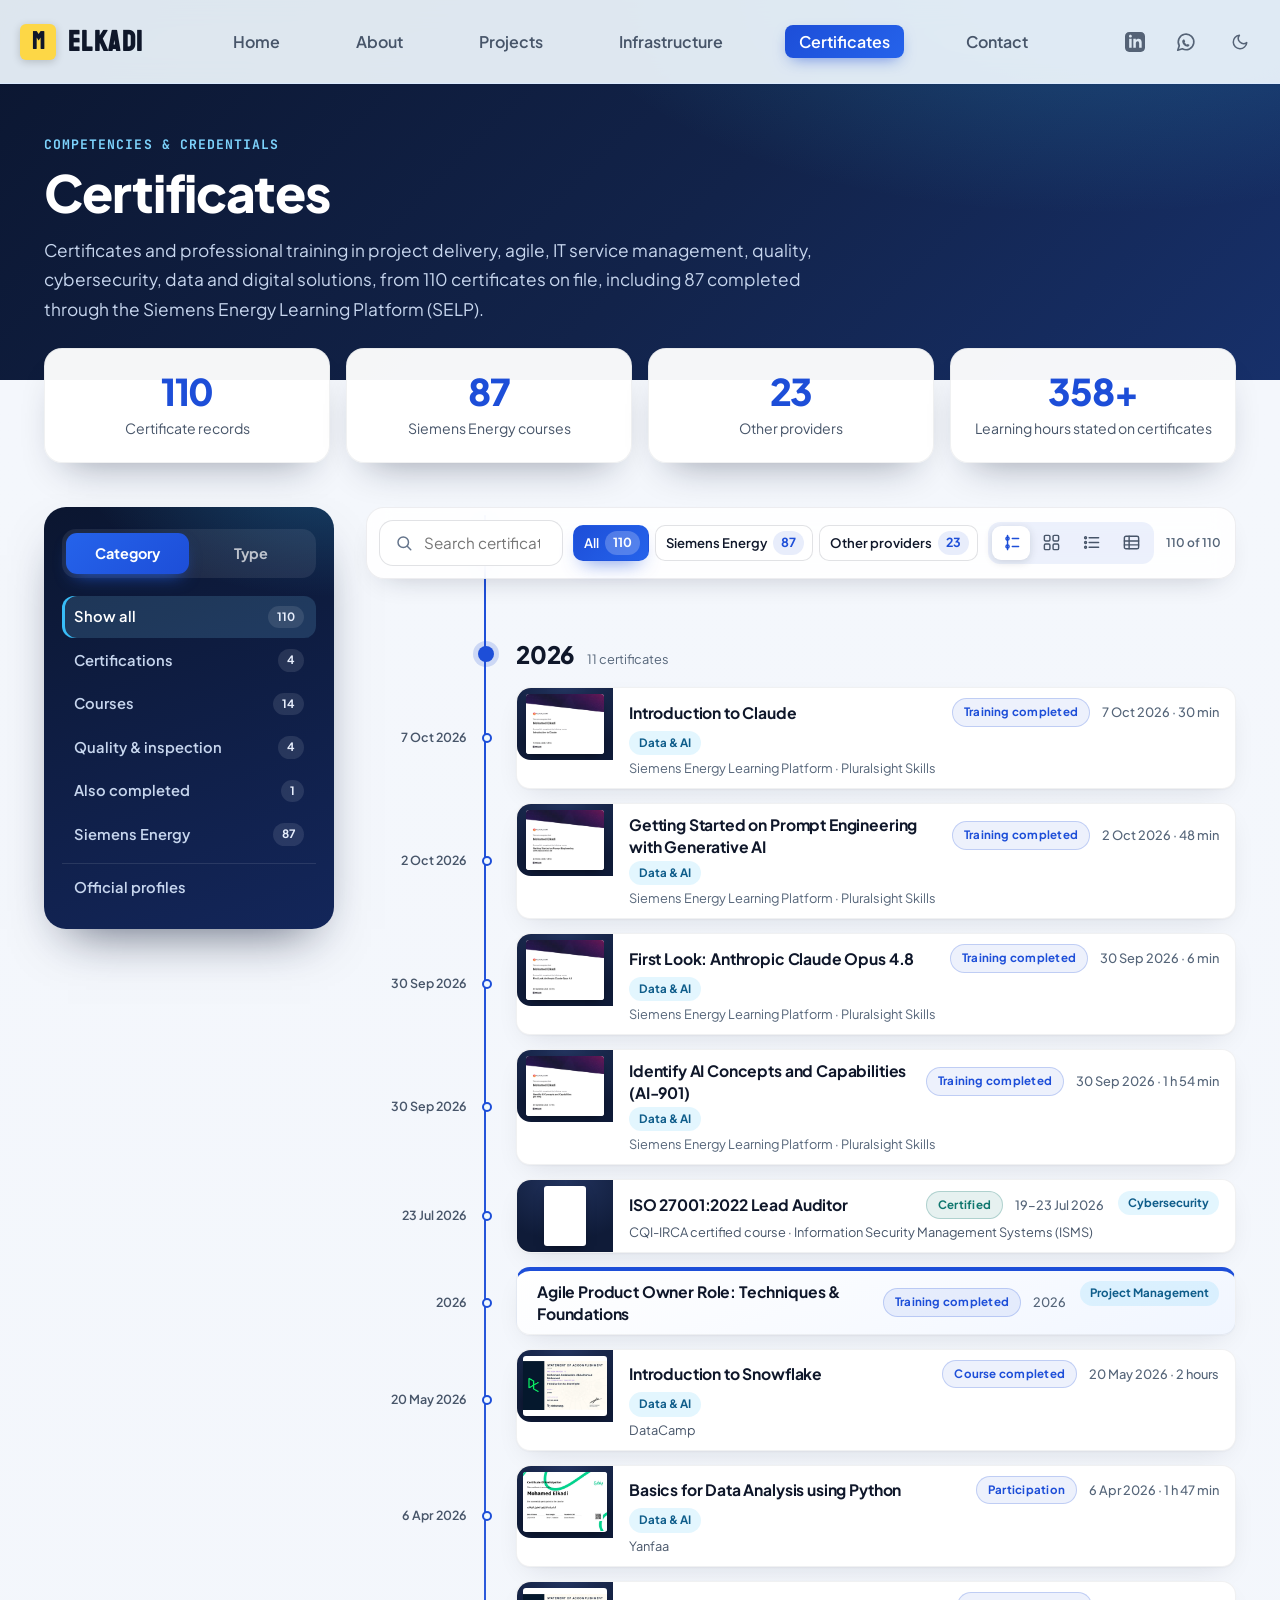
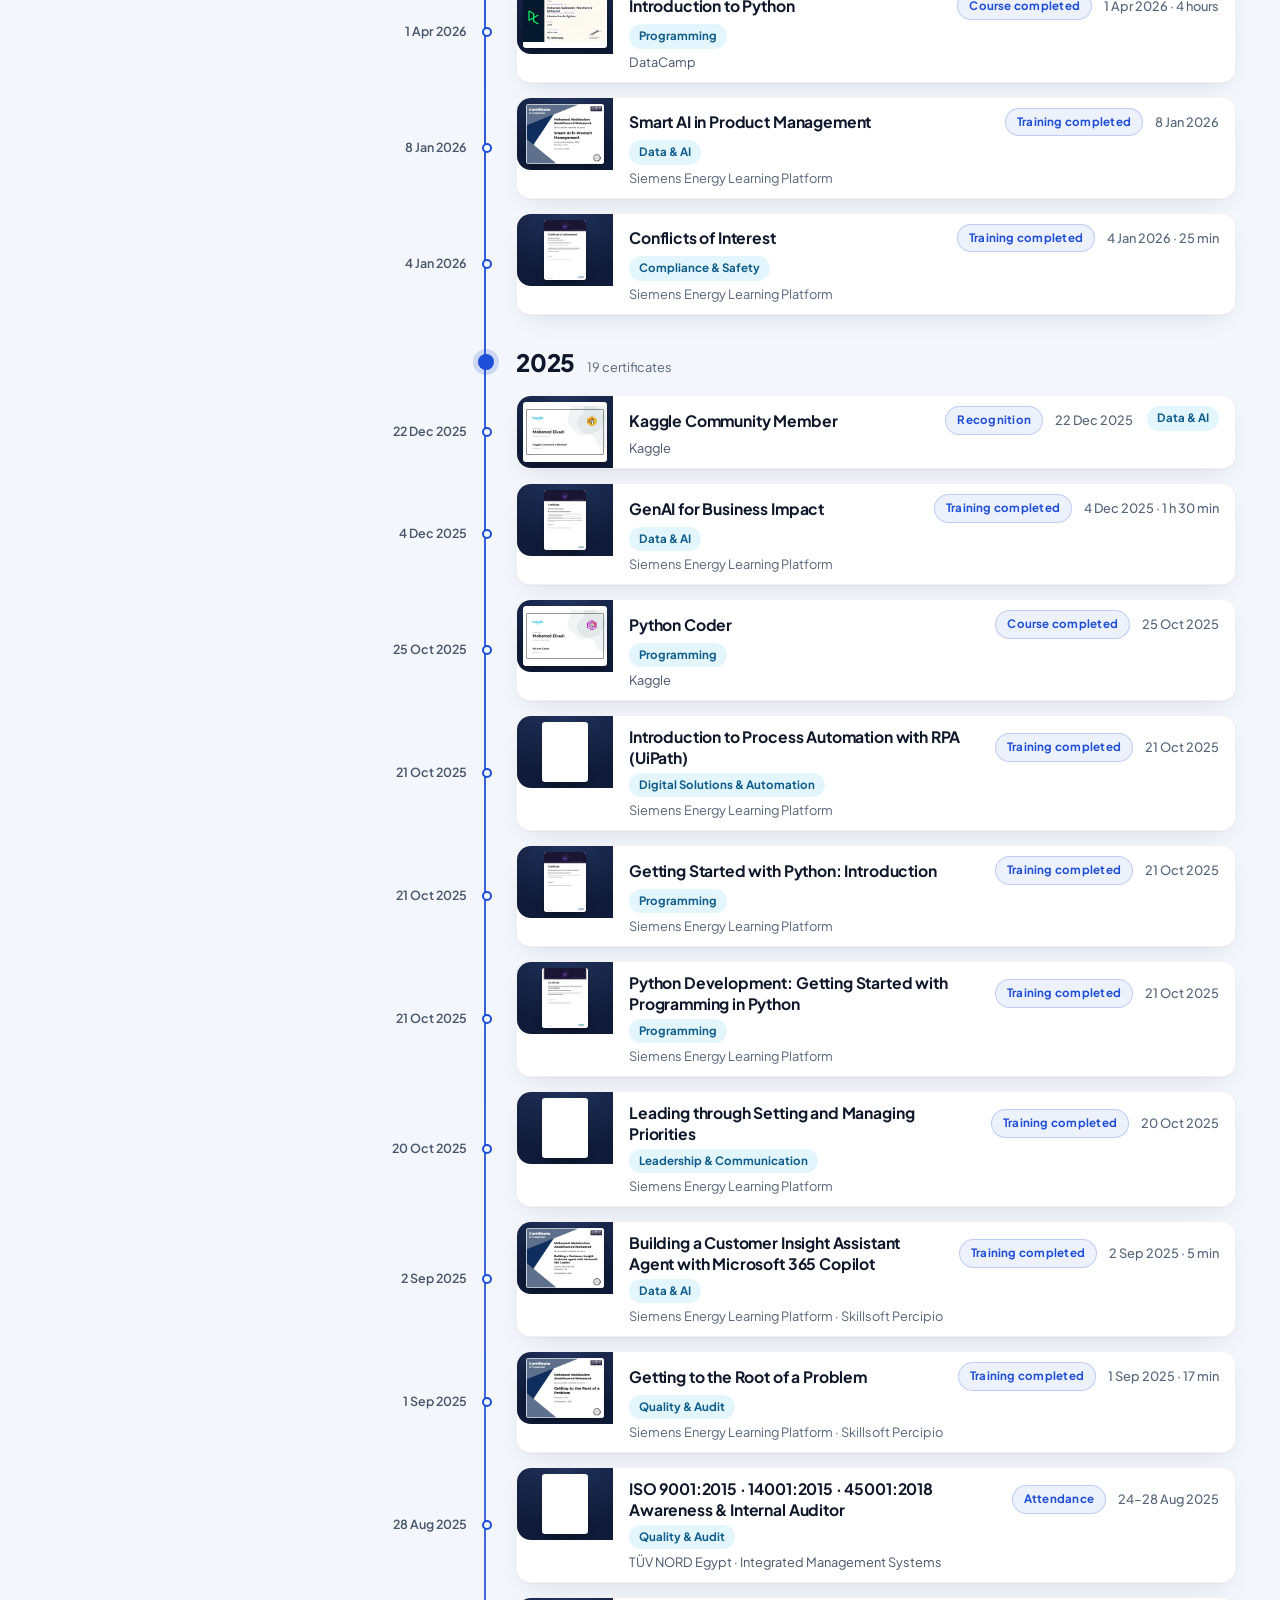
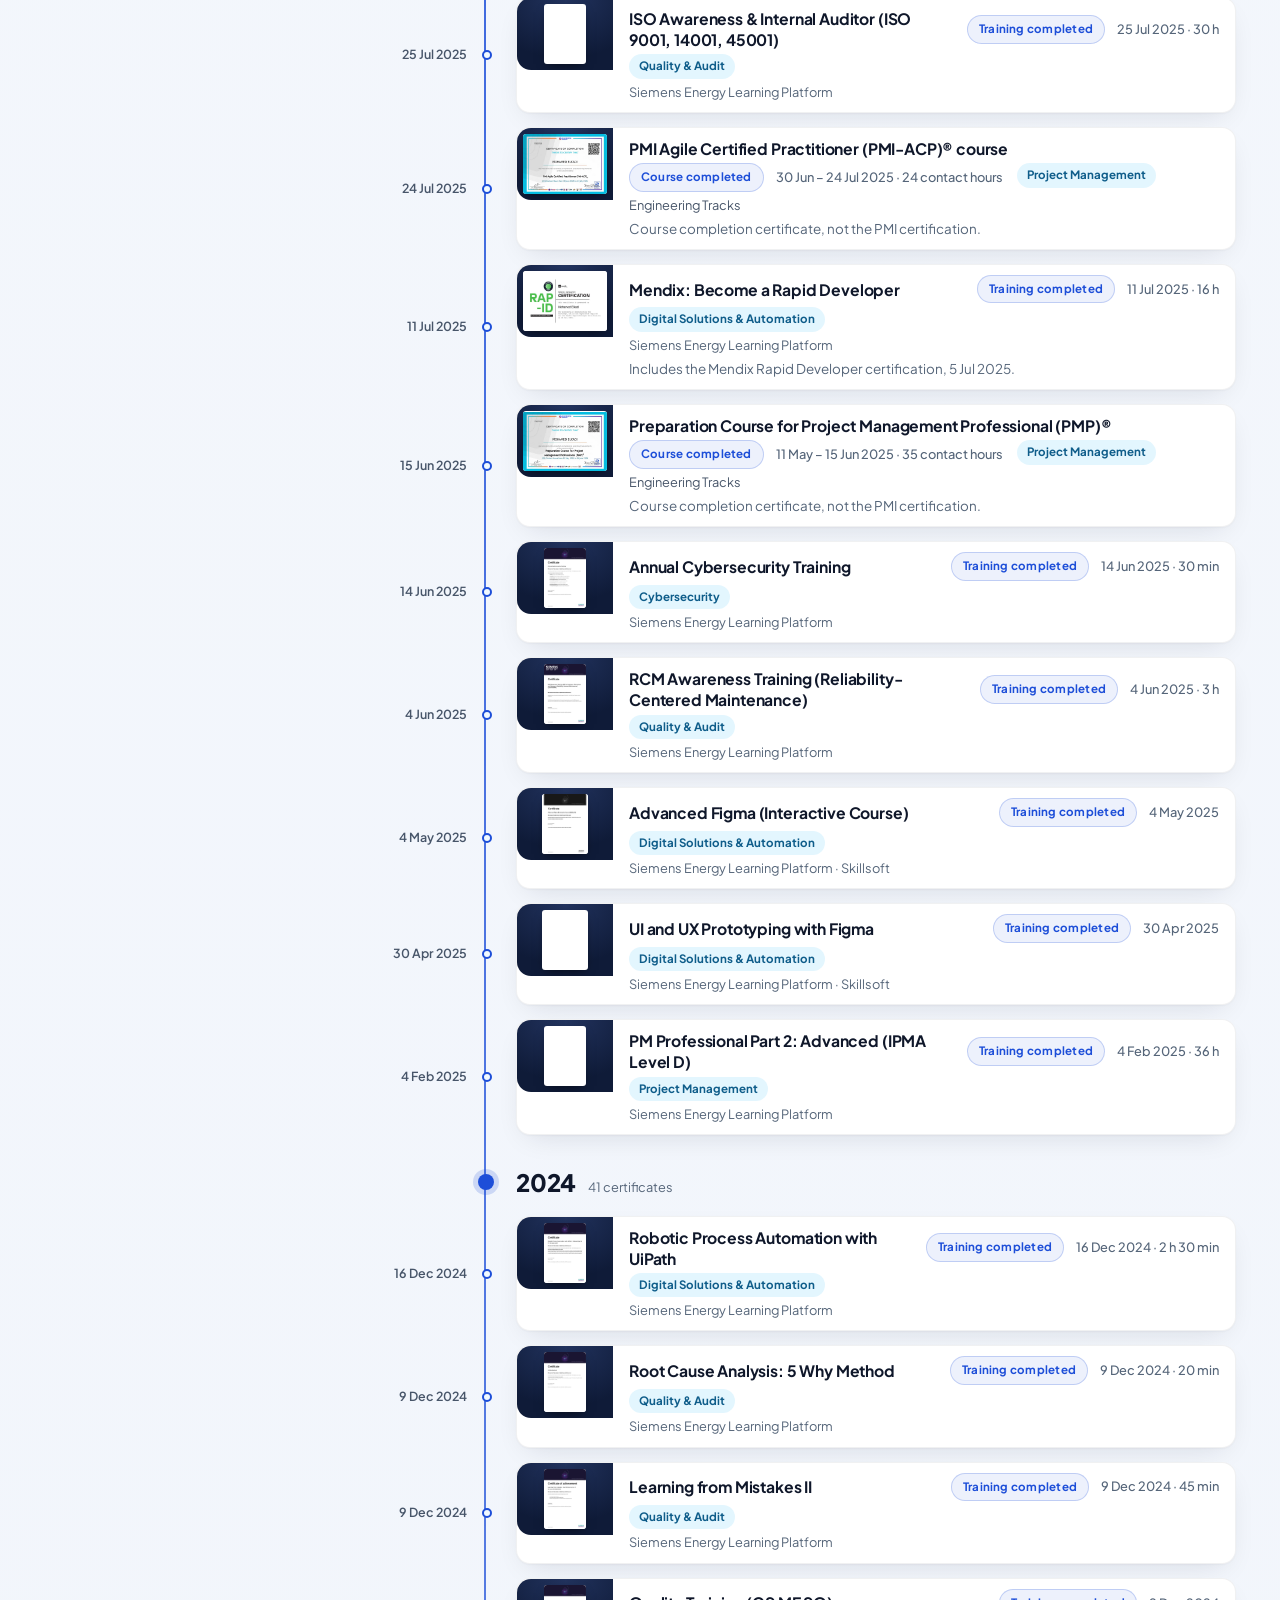
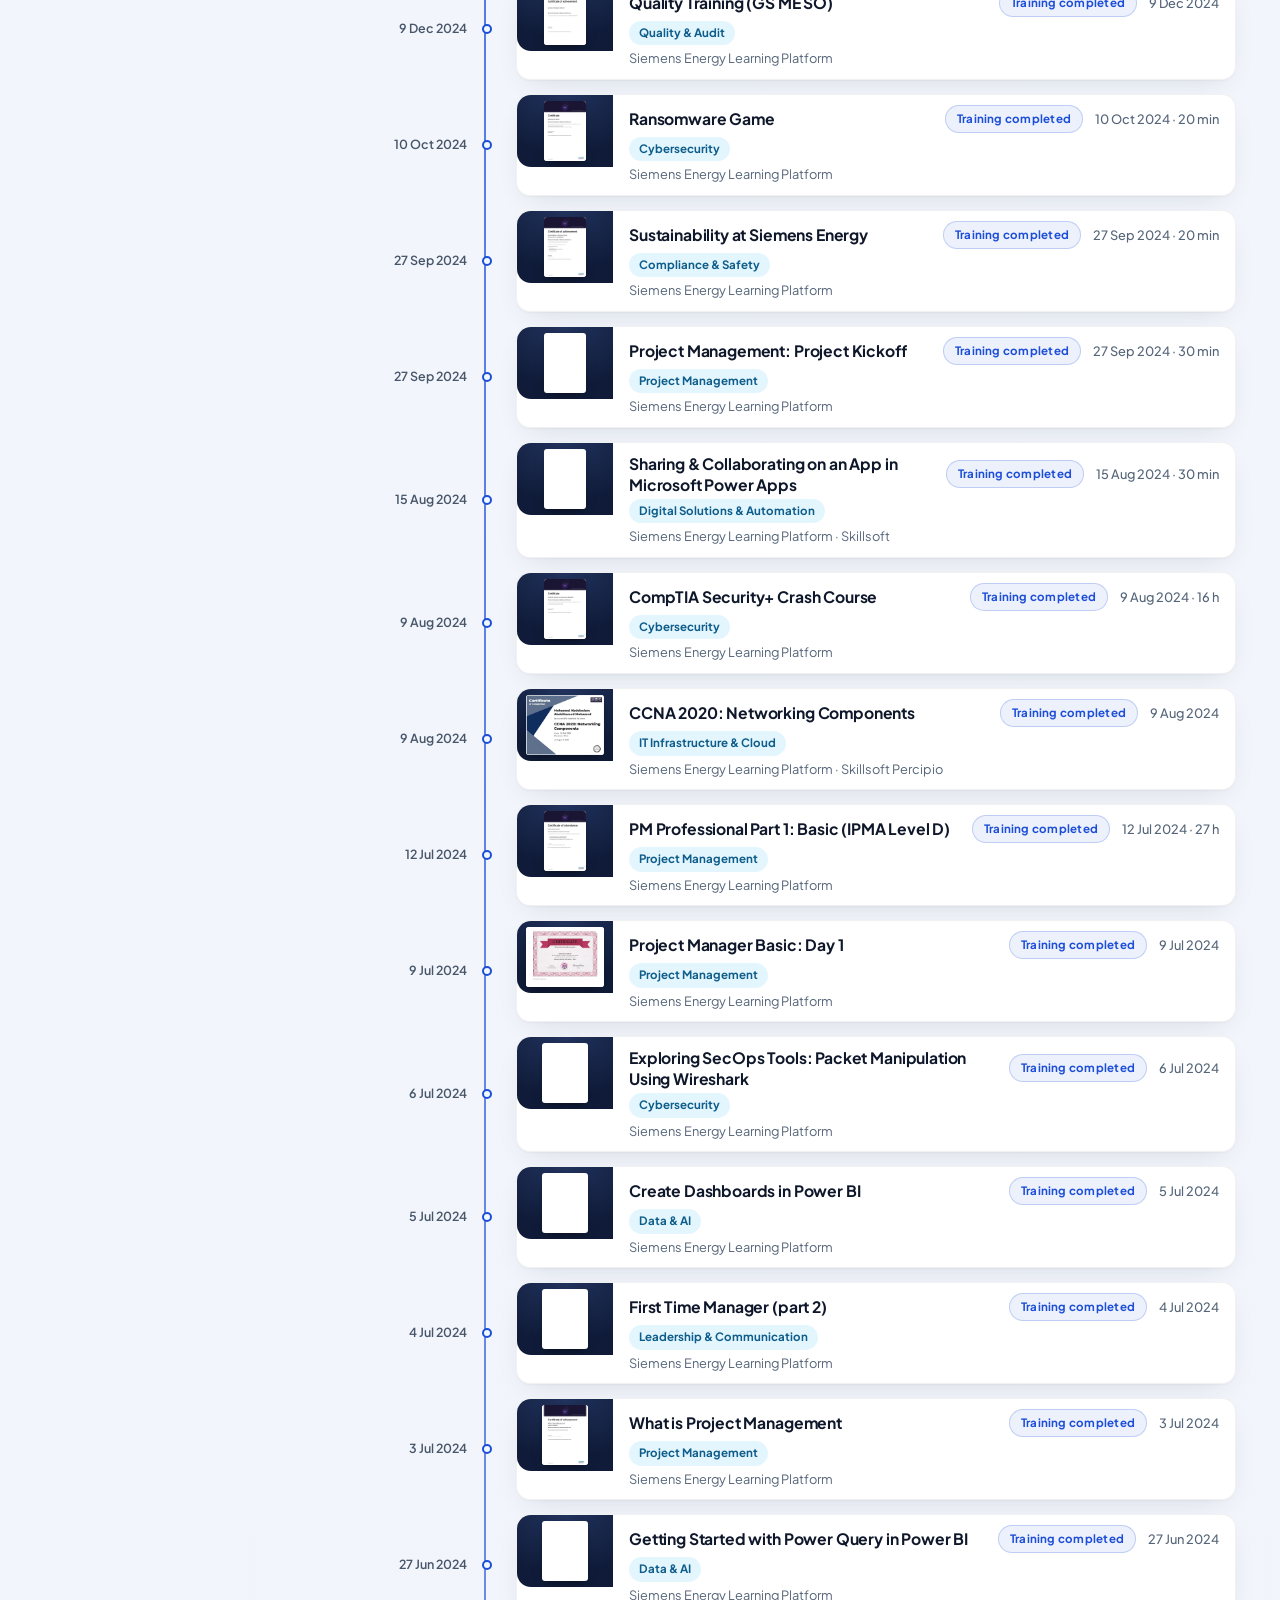
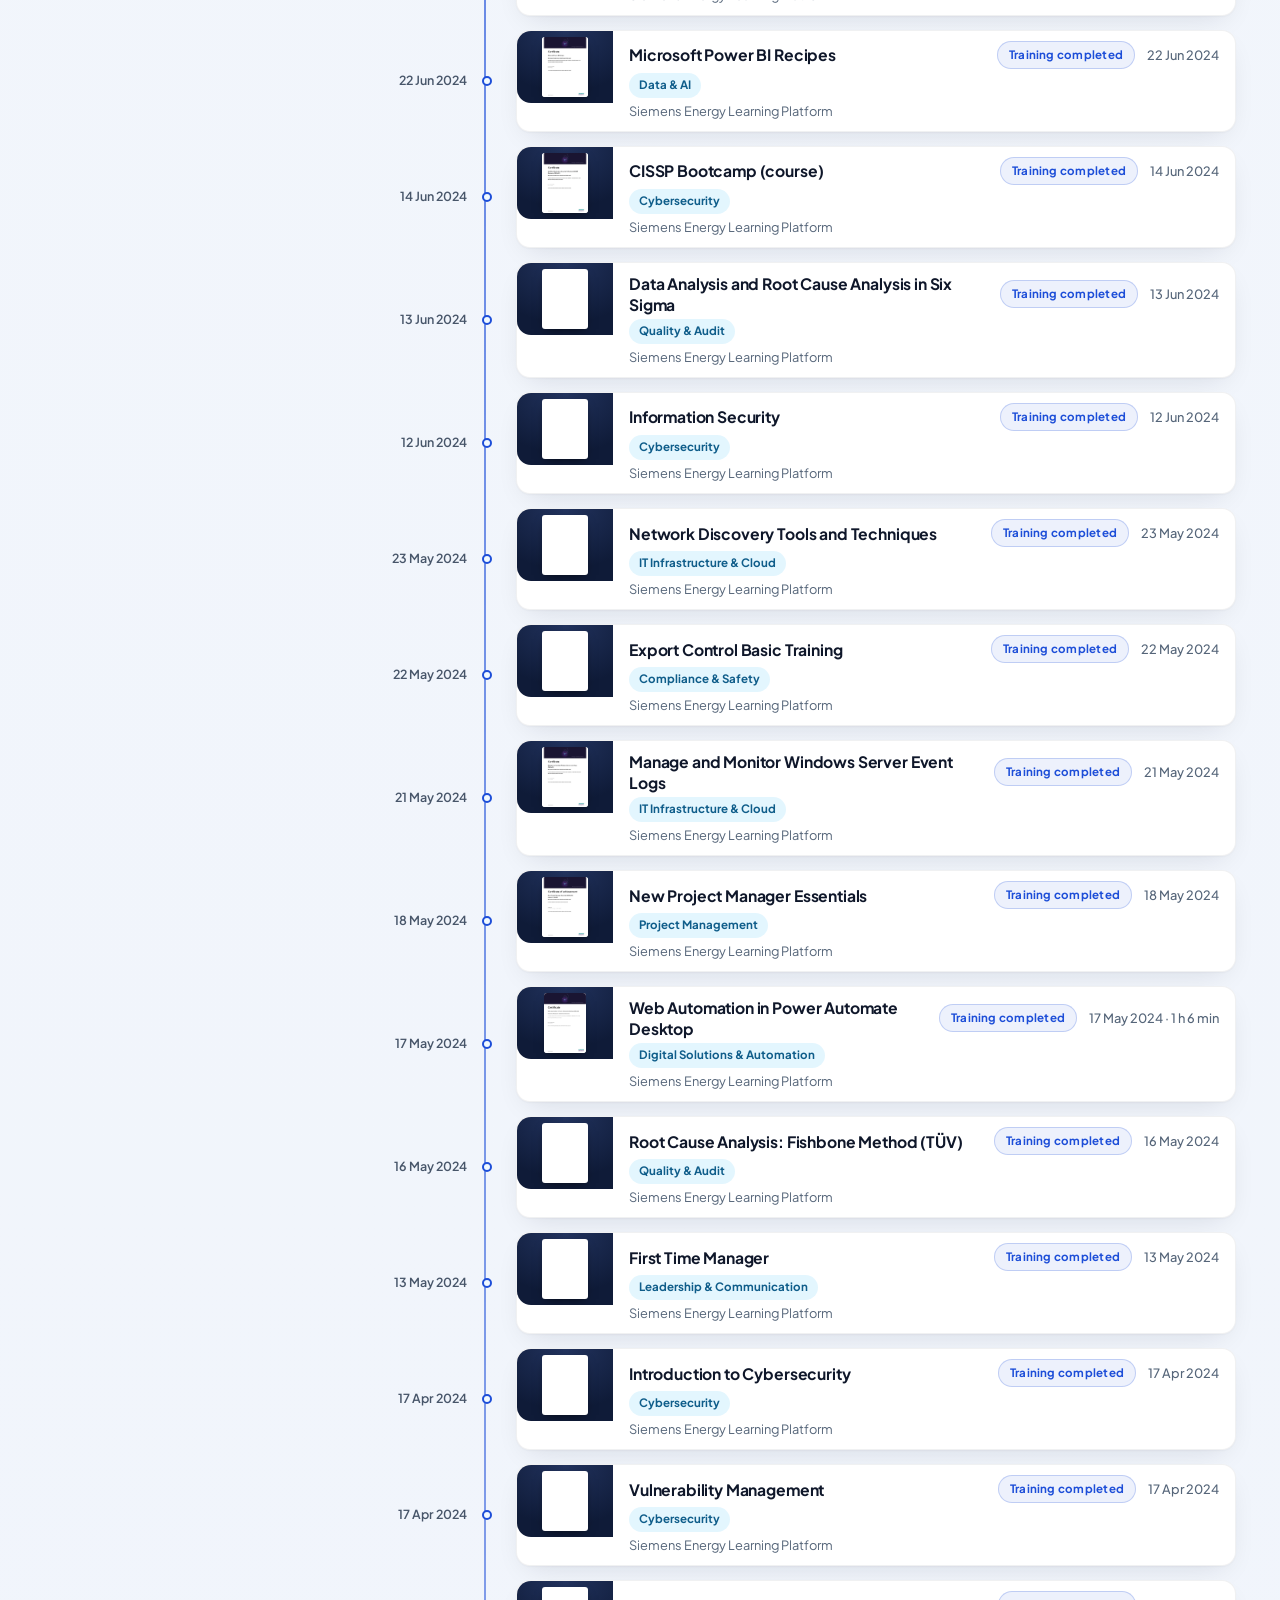
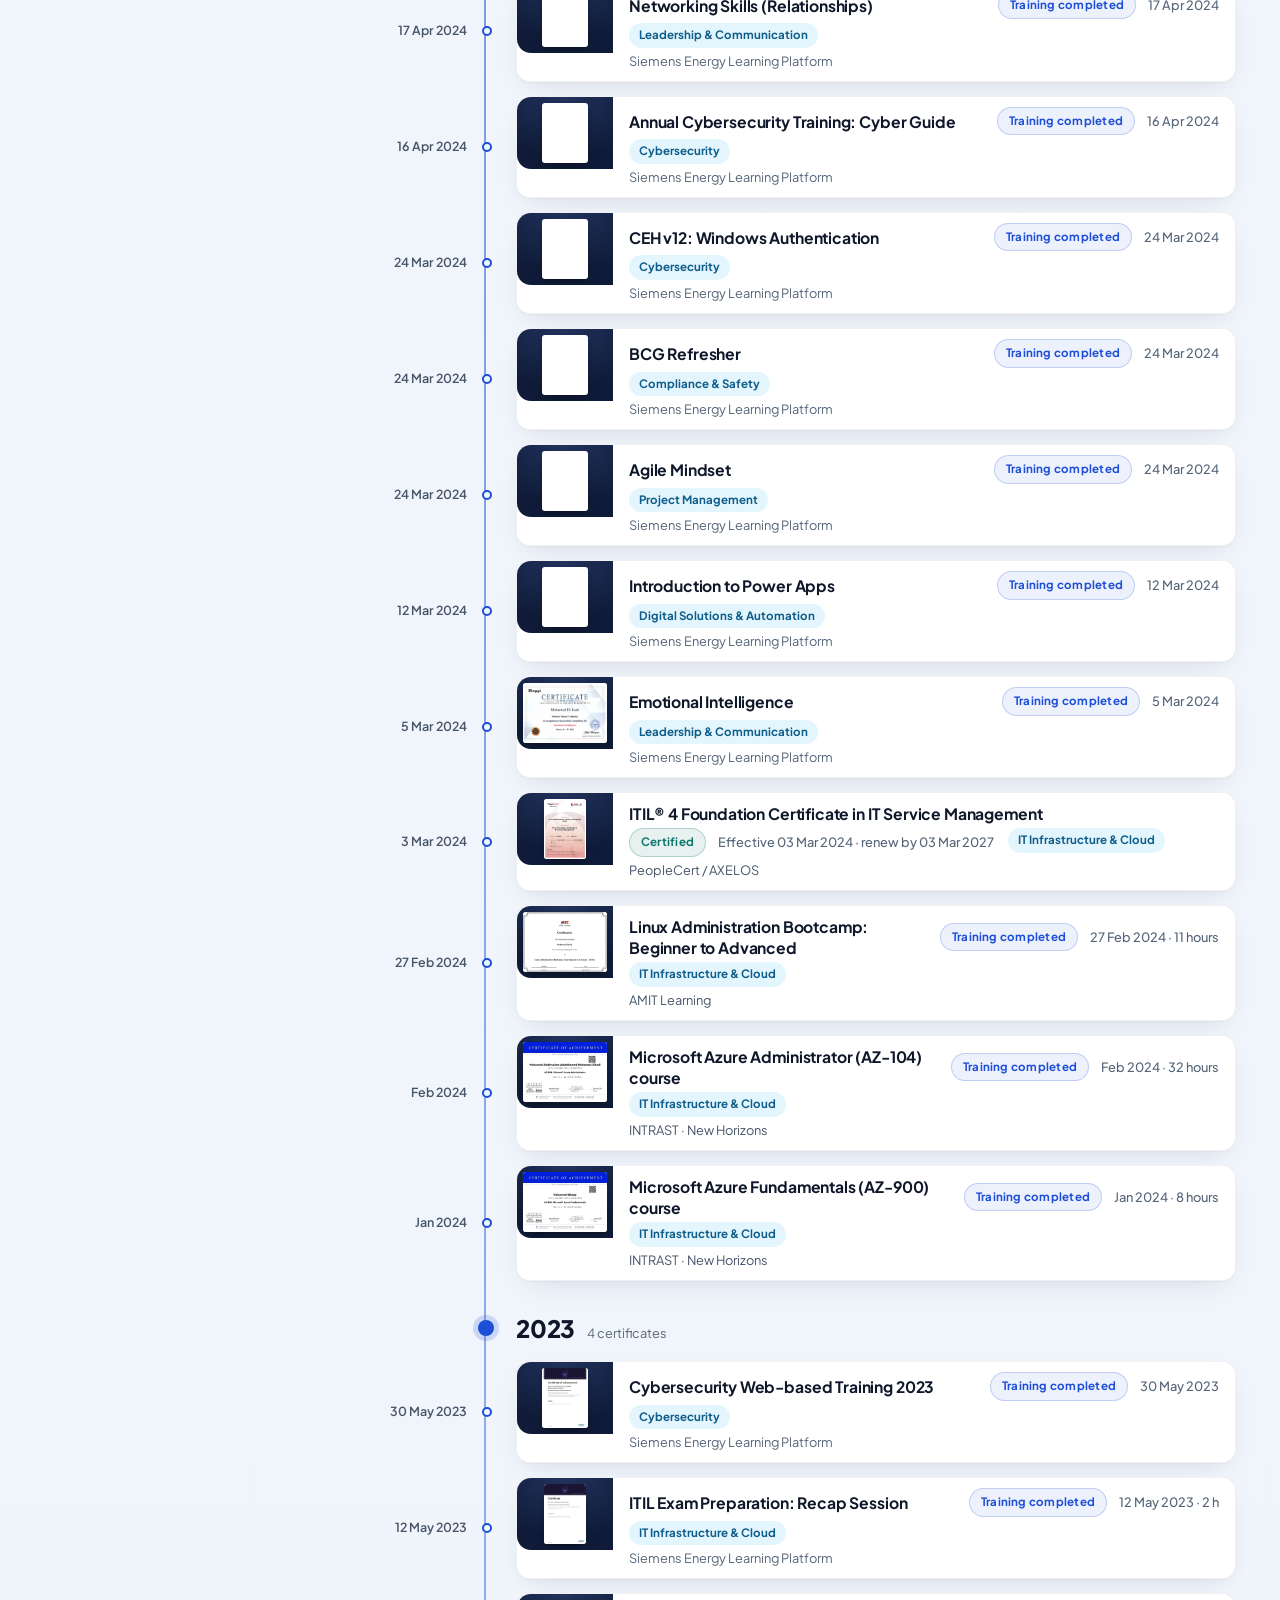
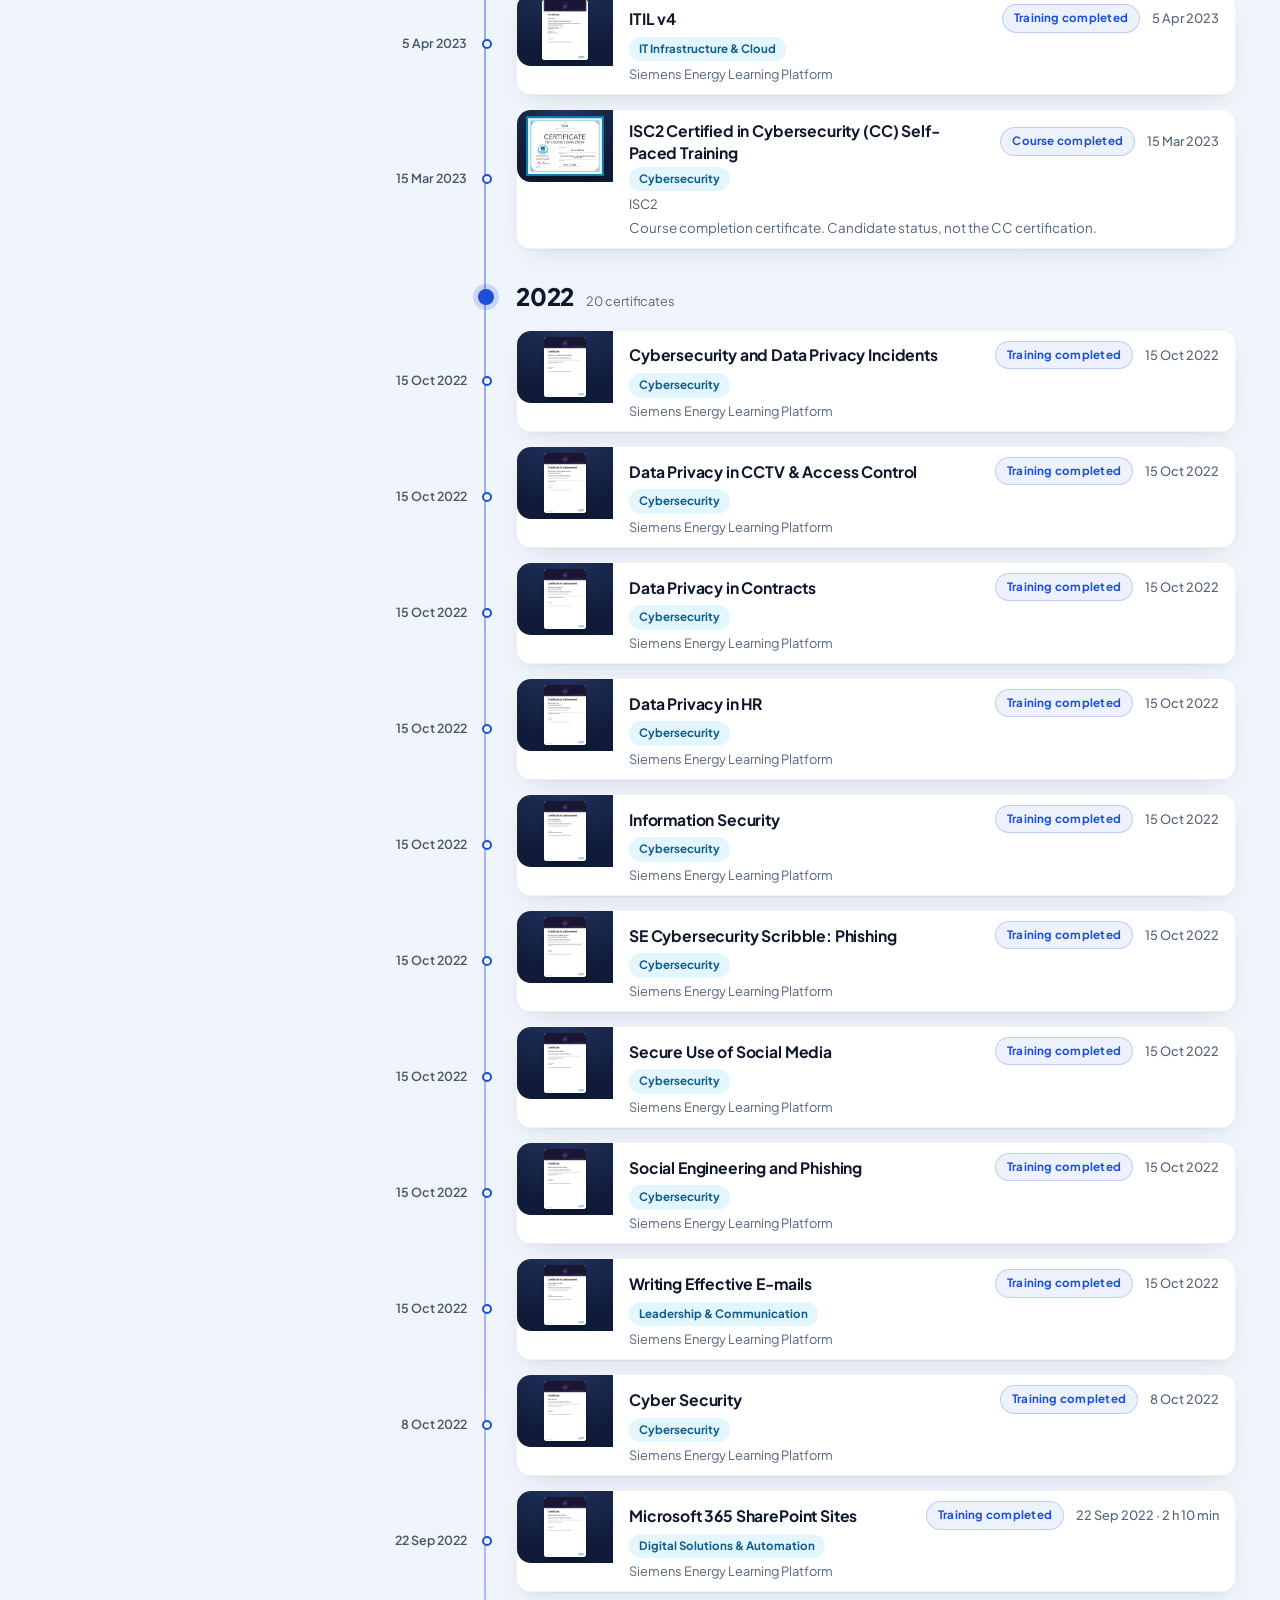
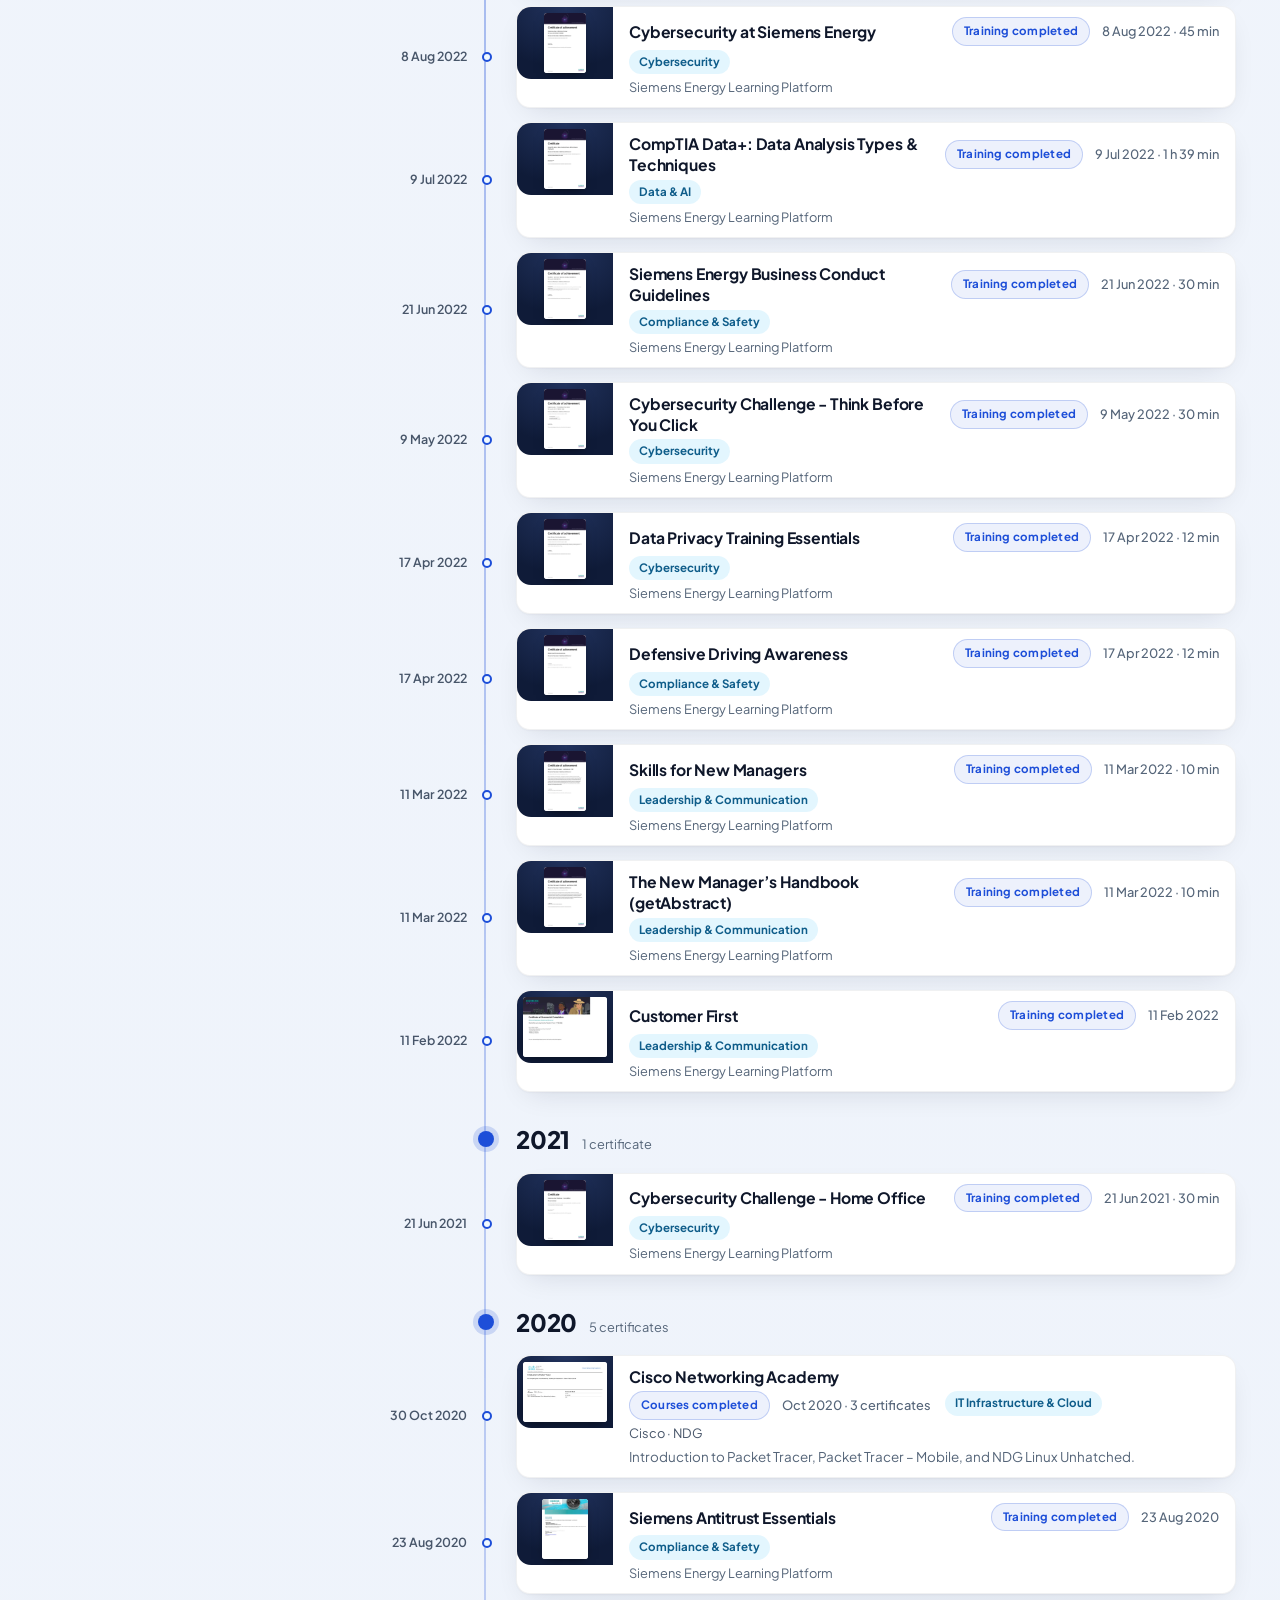
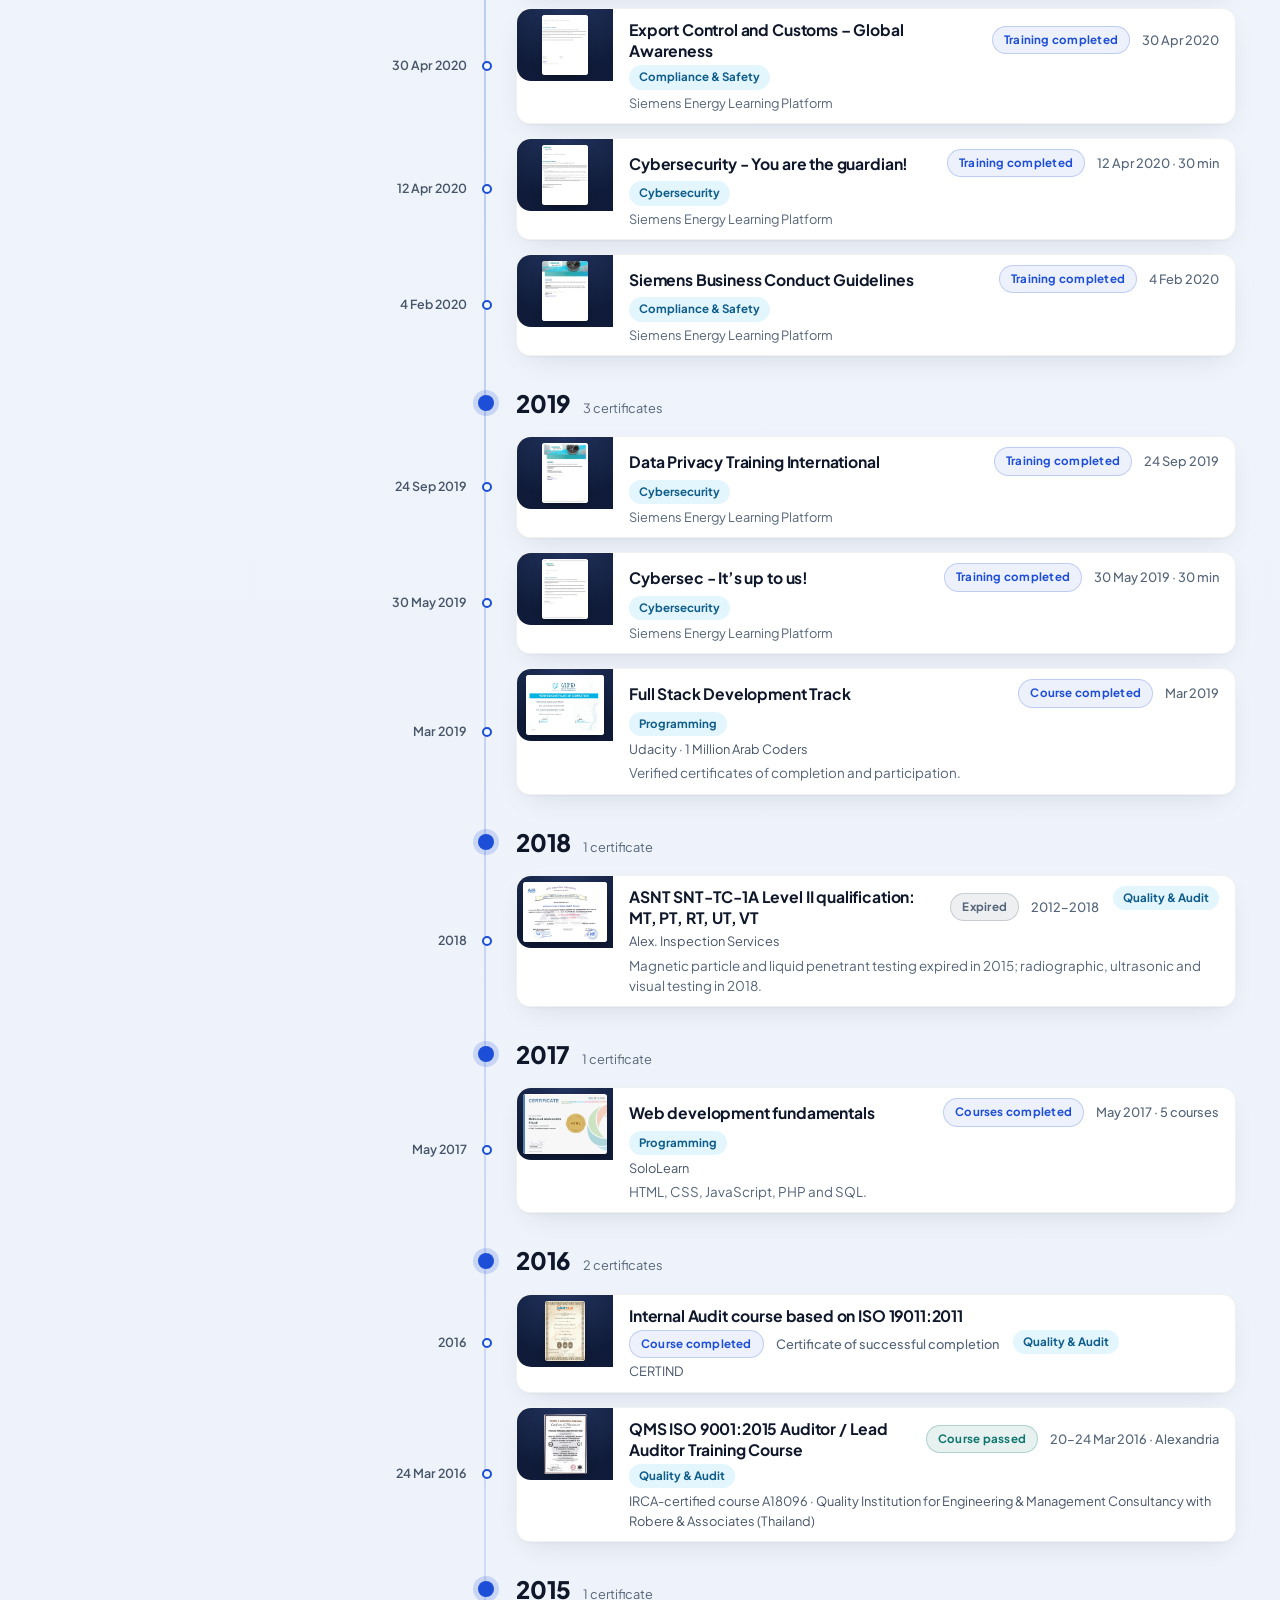
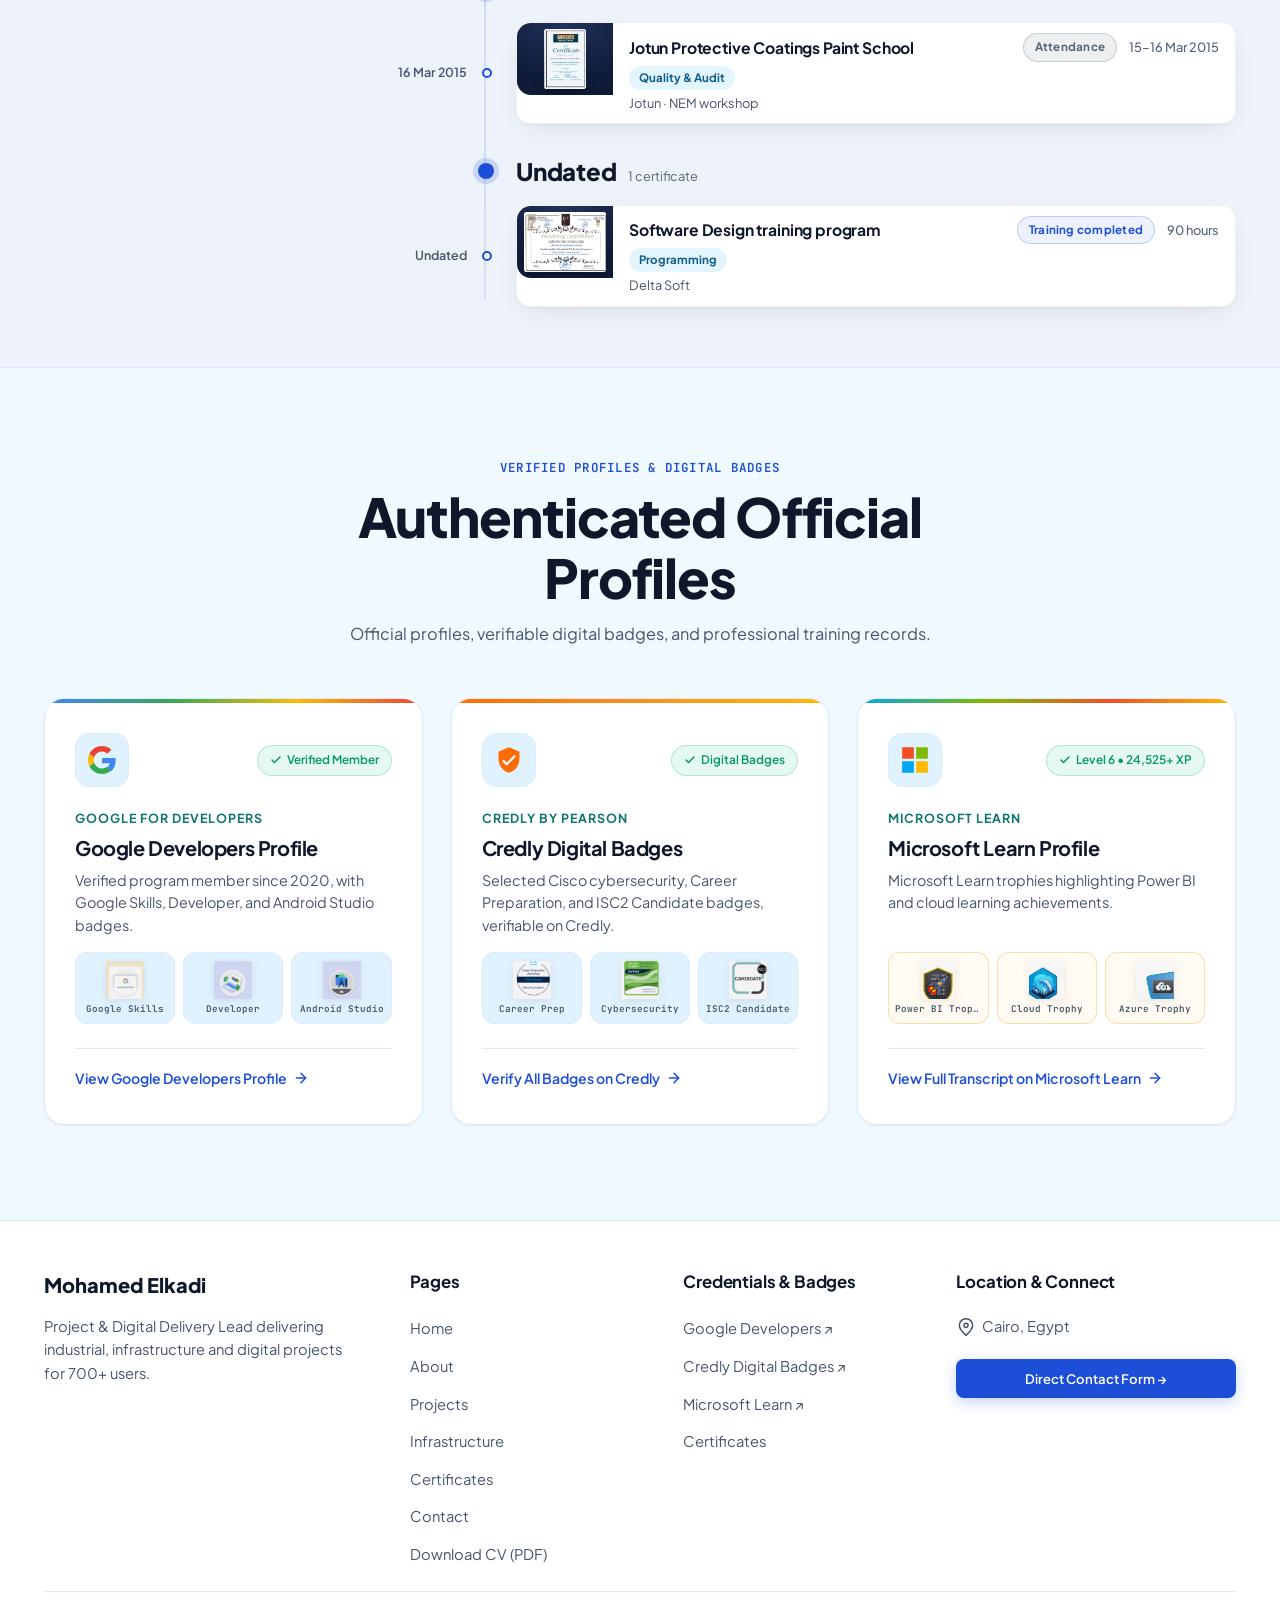
<file: training.html>
<!DOCTYPE html>
<html lang="en" data-theme="light">
<head>
  <script async src="https://www.googletagmanager.com/gtag/js?id=G-ZDBR35JF6Q"></script>
  <script>
    window.dataLayer = window.dataLayer || [];
    function gtag(){window.dataLayer.push(arguments);}
    gtag('js', new Date());
    gtag('config', 'G-ZDBR35JF6Q');
  </script>
  <meta charset="UTF-8">
  <meta name="viewport" content="width=device-width, initial-scale=1.0">
  <title>Certificates | Mohamed Elkadi | Project &amp; Digital Delivery Lead</title>
  <meta name="title" content="Certificates | Mohamed Elkadi | Project &amp; Digital Delivery Lead">
  <meta name="description" content="Professional training and certifications completed by Mohamed Elkadi through the Siemens Energy Learning Platform and external providers.">
  <meta name="author" content="Mohamed Elkadi">
  <meta name="robots" content="index, follow">
  <link rel="canonical" href="https://melkadi.website/training.html">
  <meta name="theme-color" content="#1d4ed8">
  <meta property="og:type" content="website">
  <meta property="og:site_name" content="Mohamed Elkadi | Executive IT Portfolio">
  <meta property="og:url" content="https://melkadi.website/training.html">
  <meta property="og:title" content="Certificates | Mohamed Elkadi | Project &amp; Digital Delivery Lead">
  <meta property="og:description" content="Professional training and certifications completed by Mohamed Elkadi through the Siemens Energy Learning Platform and external providers.">
  <meta property="og:image" content="https://melkadi.website/assets/social-preview.jpg?v=4">
  <meta property="og:image:secure_url" content="https://melkadi.website/assets/social-preview.jpg?v=4">
  <meta property="og:image:type" content="image/jpeg">
  <meta property="og:image:width" content="1200">
  <meta property="og:image:height" content="630">
  <meta property="og:image:alt" content="Mohamed Elkadi, Project &amp; Digital Delivery Lead">
  <meta property="og:locale" content="en_US">
  <meta name="twitter:card" content="summary_large_image">
  <meta name="twitter:title" content="Certificates | Mohamed Elkadi | Project &amp; Digital Delivery Lead">
  <meta name="twitter:description" content="Professional training and certifications completed by Mohamed Elkadi through the Siemens Energy Learning Platform and external providers.">
  <meta name="twitter:image" content="https://melkadi.website/assets/social-preview.jpg?v=4">
  <meta name="twitter:image:alt" content="Mohamed Elkadi, Project &amp; Digital Delivery Lead">
  <link rel="icon" type="image/svg+xml" href="data:image/svg+xml,%3Csvg xmlns='http://www.w3.org/2000/svg' viewBox='0 0 32 32'%3E%3Crect width='32' height='32' rx='8' fill='%231d4ed8'/%3E%3Ctext x='16' y='21' font-family='sans-serif' font-size='13' font-weight='800' fill='%23ffffff' text-anchor='middle'%3EME%3C/text%3E%3C/svg%3E">
  <link rel="preconnect" href="https://fonts.googleapis.com">
  <link rel="preconnect" href="https://fonts.gstatic.com" crossorigin>
  <link href="https://fonts.googleapis.com/css2?family=JetBrains+Mono:wght@400;500;700&family=Plus+Jakarta+Sans:wght@300;400;500;600;700;800&family=Staatliches&display=swap" rel="stylesheet">
  <link rel="stylesheet" href="styles.css?v=20261111-ui47">
  <script type="application/ld+json">
  {
    "@context": "https://schema.org",
    "@type": "AboutPage",
    "name": "Certificates",
    "description": "Professional training and development completed by Mohamed Elkadi.",
    "mainEntity": {
      "@type": "Person",
      "name": "Mohamed Elkadi",
      "jobTitle": "Project & Digital Delivery Lead"
    }
  }
  </script>
</head>
<body>
  <header class="site-header beverr-header-theme" id="mainHeader">
    <div class="container nav-container">
      <a href="index.html" class="beverr-brand-logo" aria-label="Mohamed Elkadi Homepage">
        <span class="beverr-logo-box">M</span><span class="beverr-logo-text">ELKADI</span>
      </a>
      <nav class="desktop-nav beverr-header-nav" aria-label="Main Navigation">
        <ul class="nav-links">
          <li><a href="index.html" class="nav-link">Home</a></li>
          <li><a href="about.html" class="nav-link">About</a></li>
          <li><a href="portfolio.html" class="nav-link">Projects</a></li>
          <li><a href="infrastructure.html" class="nav-link">Infrastructure</a></li>
          <li><a href="training.html" class="nav-link active">Certificates</a></li>
          <li><a href="contact.html" class="nav-link">Contact</a></li>
        </ul>
      </nav>
      <div class="nav-actions beverr-header-socials">
        <a href="https://www.linkedin.com/in/melkadi/" target="_blank" rel="noopener noreferrer"
          class="beverr-social-link header-linkedin-link" title="LinkedIn Profile" aria-label="LinkedIn Profile">
          <svg width="20" height="20" viewBox="0 0 24 24" fill="currentColor" aria-hidden="true">
            <path d="M19 0h-14c-2.761 0-5 2.239-5 5v14c0 2.761 2.239 5 5 5h14c2.762 0 5-2.239 5-5v-14c0-2.761-2.238-5-5-5zm-11 19h-3v-11h3v11zm-1.5-12.268c-.966 0-1.75-.79-1.75-1.764s.784-1.764 1.75-1.764 1.75.79 1.75 1.764-.783 1.764-1.75 1.764zm13.5 12.268h-3v-5.604c0-3.368-4-3.113-4 0v5.604h-3v-11h3v1.765c1.396-2.586 7-2.777 7 2.476v6.759z"/>
          </svg>
        </a>
        <a href="https://wa.me/201206464632?text=Hello%20Mohamed%2C%20I%20am%20contacting%20you%20from%20your%20portfolio%20website." target="_blank" rel="noopener noreferrer" class="beverr-social-link header-whatsapp-link" title="WhatsApp" aria-label="Chat with Mohamed on WhatsApp"><svg viewBox="0 0 24 24" width="22" height="22" fill="none" stroke="currentColor" stroke-width="1.8" stroke-linecap="round" stroke-linejoin="round" aria-hidden="true" focusable="false"><path d="M3 21l1.65-4.9A8.5 8.5 0 1 1 8 19.4L3 21z"/><path d="M15.6 14.9l-1.1-.55a1 1 0 0 0-1.1.15l-.45.45a6.6 6.6 0 0 1-2.6-2.6l.45-.45a1 1 0 0 0 .15-1.1L10.4 9.7a1 1 0 0 0-1.15-.55 2 2 0 0 0-1.4 1.9c.1 2.9 3.1 5.9 6 6a2 2 0 0 0 1.9-1.4 1 1 0 0 0-.15-.75z" fill="currentColor" stroke="none"/></svg></a>
        <button class="theme-toggle-btn beverr-social-link" id="themeToggleBtn" aria-label="Toggle Theme Mode" title="Switch Theme">
          <svg width="18" height="18" viewBox="0 0 24 24" fill="none" stroke="currentColor" stroke-width="2" stroke-linecap="round" stroke-linejoin="round"><path d="M21 12.79A9 9 0 1 1 11.21 3 7 7 0 0 0 21 12.79z"/></svg>
        </button>
        <button class="mobile-menu-btn" id="mobileMenuToggle" aria-label="Toggle Menu" aria-expanded="false"><svg class="ui-icon" viewBox="0 0 24 24" aria-hidden="true"><path d="M4 6h16M4 12h16M4 18h16"></path></svg></button>
      </div>
    </div>
  </header>
  <div class="mobile-drawer" id="mobileDrawer">
    <ul class="mobile-nav-links">
      <li><a href="index.html" class="mobile-nav-link">Home</a></li>
      <li><a href="about.html" class="mobile-nav-link">About</a></li>
      <li><a href="portfolio.html" class="mobile-nav-link">Projects</a></li>
      <li><a href="infrastructure.html" class="mobile-nav-link">Infrastructure</a></li>
      <li><a href="training.html" class="mobile-nav-link active">Certificates</a></li>
      <li><a href="contact.html" class="mobile-nav-link">Contact</a></li>
    </ul>
  </div>
  <main>
    <section class="section-wrapper page-hero-banner cert2-hero">
      <div class="container">
        <span class="section-eyebrow">Competencies &amp; Credentials</span>
        <h1 class="page-hero-title">Certificates</h1>
        <p class="page-hero-desc">Certificates and professional training in project delivery, agile, IT service management, quality, cybersecurity, data and digital solutions, from 110 certificates on file, including 87 completed through the Siemens Energy Learning Platform (SELP).</p>
      
      </div>
    </section>
    <section class="section-wrapper cert2-section" id="certifications">
      <div class="container">
      <div class="cert2-stats" aria-label="Summary">
        <div class="cert2-stat"><strong id="statTotal">110</strong><span>Certificate records</span></div>
        <div class="cert2-stat"><strong id="statSE">87</strong><span>Siemens Energy courses</span></div>
        <div class="cert2-stat"><strong id="statExt">23</strong><span>Other providers</span></div>
        <div class="cert2-stat"><strong id="statHours">358+</strong><span>Learning hours stated on certificates</span></div>
      </div>
      <div class="cert2-layout">
      <aside class="cert2-aside" aria-label="Certificates navigation">
        <div class="cert2-aside-card">
          <div class="cert2-mode" role="tablist" aria-label="Browse by"><span class="cert2-mode-pill" aria-hidden="true"></span><button type="button" role="tab" class="cert2-mode-btn is-on" data-mode="category" aria-selected="true">Category</button><button type="button" role="tab" class="cert2-mode-btn" data-mode="type" aria-selected="false">Type</button></div>
          <div class="cert2-pane" data-pane="category">
            <div class="cert2-car"><button type="button" class="cert2-car-btn" data-dir="-1" aria-label="Previous">&#8249;</button><nav class="cert2-anavs cert2-track" aria-label="Sections"><button type="button" class="cert2-anav is-current" data-group="all"><span>Show all</span><b>110</b></button><button type="button" class="cert2-anav" data-group="grp-cert"><span>Certifications</span><b>4</b></button><button type="button" class="cert2-anav" data-group="grp-courses"><span>Courses</span><b>14</b></button><button type="button" class="cert2-anav" data-group="grp-quality"><span>Quality &amp; inspection</span><b>4</b></button><button type="button" class="cert2-anav" data-group="grp-also"><span>Also completed</span><b>1</b></button><button type="button" class="cert2-anav" data-group="grp-selp"><span>Siemens Energy</span><b>87</b></button><a class="cert2-anav cert2-anav-link" href="#official-profiles"><span>Official profiles</span></a></nav><button type="button" class="cert2-car-btn" data-dir="1" aria-label="Next">&#8250;</button></div>
          </div>
          <div class="cert2-pane" data-pane="type" hidden>
            <div class="cert2-types-head"><p class="cert2-aside-eyebrow">Course type</p><button type="button" class="cert2-types-reset" id="typesReset" hidden>Reset</button></div>
            <div class="cert2-car"><button type="button" class="cert2-car-btn" data-dir="-1" aria-label="Previous">&#8249;</button><div class="cert2-types cert2-track" role="group" aria-label="Filter by course type"><button type="button" class="cert2-type" role="switch" aria-checked="false" data-comp="cyber"><span class="cert2-type-name">Cybersecurity</span><span class="cert2-type-n">29</span><span class="cert2-switch" aria-hidden="true"><i></i></span></button><button type="button" class="cert2-type" role="switch" aria-checked="false" data-comp="data"><span class="cert2-type-name">Data &amp; AI</span><span class="cert2-type-n">14</span><span class="cert2-switch" aria-hidden="true"><i></i></span></button><button type="button" class="cert2-type" role="switch" aria-checked="false" data-comp="quality"><span class="cert2-type-name">Quality &amp; Audit</span><span class="cert2-type-n">13</span><span class="cert2-switch" aria-hidden="true"><i></i></span></button><button type="button" class="cert2-type" role="switch" aria-checked="false" data-comp="pm"><span class="cert2-type-name">Project Management</span><span class="cert2-type-n">10</span><span class="cert2-switch" aria-hidden="true"><i></i></span></button><button type="button" class="cert2-type" role="switch" aria-checked="false" data-comp="infra"><span class="cert2-type-name">IT Infrastructure &amp; Cloud</span><span class="cert2-type-n">10</span><span class="cert2-switch" aria-hidden="true"><i></i></span></button><button type="button" class="cert2-type" role="switch" aria-checked="false" data-comp="digital"><span class="cert2-type-name">Digital Solutions &amp; Automation</span><span class="cert2-type-n">9</span><span class="cert2-switch" aria-hidden="true"><i></i></span></button><button type="button" class="cert2-type" role="switch" aria-checked="false" data-comp="lead"><span class="cert2-type-name">Leadership &amp; Communication</span><span class="cert2-type-n">9</span><span class="cert2-switch" aria-hidden="true"><i></i></span></button><button type="button" class="cert2-type" role="switch" aria-checked="false" data-comp="comp"><span class="cert2-type-name">Compliance &amp; Safety</span><span class="cert2-type-n">9</span><span class="cert2-switch" aria-hidden="true"><i></i></span></button><button type="button" class="cert2-type" role="switch" aria-checked="false" data-comp="prog"><span class="cert2-type-name">Programming</span><span class="cert2-type-n">7</span><span class="cert2-switch" aria-hidden="true"><i></i></span></button></div><button type="button" class="cert2-car-btn" data-dir="1" aria-label="Next">&#8250;</button></div>
          </div>
        </div>
      </aside>
      <div class="cert2-main" id="certMain" data-view="grid">
      <div class="cert2-toolbar" id="certToolbar">
        <label class="cert2-search"><span class="sr-only">Search certificates</span><input type="search" id="certSearch" placeholder="Search certificates" autocomplete="off"></label>
        <div class="cert2-chips" role="group" aria-label="Filter by source">
          <button type="button" class="cert2-chip cert2-chip-sm is-active" data-src="all">All <b></b></button>
          <button type="button" class="cert2-chip cert2-chip-sm" data-src="se">Siemens Energy <b></b></button>
          <button type="button" class="cert2-chip cert2-chip-sm" data-src="ext">Other providers <b></b></button>
        </div>
        <div class="cert2-views" role="group" aria-label="Change view">
          <button type="button" class="cert2-view-btn" data-view="timeline" aria-pressed="false" title="Timeline view" aria-label="Timeline view"><svg viewBox="0 0 24 24" aria-hidden="true"><path d="M7 3v18"/><circle cx="7" cy="7" r="2"/><circle cx="7" cy="17" r="2"/><path d="M13 7h8M13 17h8"/></svg></button>
          <button type="button" class="cert2-view-btn is-active" data-view="grid" aria-pressed="true" title="Grid view" aria-label="Grid view"><svg viewBox="0 0 24 24" aria-hidden="true"><rect x="3" y="3" width="7" height="7" rx="1.5"/><rect x="14" y="3" width="7" height="7" rx="1.5"/><rect x="3" y="14" width="7" height="7" rx="1.5"/><rect x="14" y="14" width="7" height="7" rx="1.5"/></svg></button>
          <button type="button" class="cert2-view-btn" data-view="list" aria-pressed="false" title="List view" aria-label="List view"><svg viewBox="0 0 24 24" aria-hidden="true"><path d="M9 6h12M9 12h12M9 18h12"/><circle cx="4.5" cy="6" r="1.2"/><circle cx="4.5" cy="12" r="1.2"/><circle cx="4.5" cy="18" r="1.2"/></svg></button>
          <button type="button" class="cert2-view-btn" data-view="table" aria-pressed="false" title="Table view" aria-label="Table view"><svg viewBox="0 0 24 24" aria-hidden="true"><rect x="3" y="4" width="18" height="16" rx="2"/><path d="M3 10h18M3 15h18M9 4v16"/></svg></button>
        </div>
        <p class="cert2-shown" id="certShown" aria-live="polite"></p>
      </div>
      <p class="cert2-empty" id="certEmpty" hidden>No match. Try a different word or clear the filter.</p>
      <div class="cert2-group" id="grp-cert">
        <div class="cert2-group-head"><h2 class="cert2-group-title">Certifications</h2><p class="cert2-group-desc">Credentials issued by an examination or certification body.</p></div>
        <div class="cert2-grid">
          <article class="cert2-card cert2-has-img" data-src="ext" data-comp="cyber" data-date="2026-07-23" data-dl="23 Jul 2026" data-year="2026">
            <a class="cert2-thumb cert2-open" href="assets/certificates/iso27001-lead-auditor.webp" data-title="ISO 27001:2022 Lead Auditor" data-images="[[&quot;assets/certificates/iso27001-lead-auditor.webp&quot;, &quot;ISO 27001:2022 Lead Auditor, 19–23 Jul 2026&quot;]]" aria-label="View certificate: ISO 27001:2022 Lead Auditor"><img src="assets/certificates/iso27001-lead-auditor-thumb.webp" alt="" loading="lazy" decoding="async"></a>
            <div class="cert2-body">
              <div class="cert2-meta"><span class="cert2-status cert2-ok">Certified</span><span class="cert2-date">19–23 Jul 2026</span></div>
              <h3 class="cert2-title">ISO 27001:2022 Lead Auditor</h3>
              <p class="cert2-tag">Cybersecurity</p>
              <p class="cert2-issuer">CQI-IRCA certified course · Information Security Management Systems (ISMS)</p>
              <a class="cert2-view cert2-open" href="assets/certificates/iso27001-lead-auditor.webp" data-title="ISO 27001:2022 Lead Auditor" data-images="[[&quot;assets/certificates/iso27001-lead-auditor.webp&quot;, &quot;ISO 27001:2022 Lead Auditor, 19–23 Jul 2026&quot;]]">View certificate</a>
            </div>
          </article>
          <article class="cert2-card cert2-has-img" data-src="ext" data-comp="infra" data-date="2024-03-03" data-dl="3 Mar 2024" data-year="2024">
            <a class="cert2-thumb cert2-open" href="assets/certificates/itil-v4-foundation.webp" data-title="ITIL® 4 Foundation Certificate in IT Service Management" data-images="[[&quot;assets/certificates/itil-v4-foundation.webp&quot;, &quot;ITIL® 4 Foundation Certificate, effective 03 Mar 2024&quot;]]" aria-label="View certificate: ITIL® 4 Foundation Certificate in IT Service Management"><img src="assets/certificates/itil-v4-foundation-thumb.webp" alt="" loading="lazy" decoding="async" width="560" height="400"></a>
            <div class="cert2-body">
              <div class="cert2-meta"><span class="cert2-status cert2-ok">Certified</span><span class="cert2-date">Effective 03 Mar 2024 · renew by 03 Mar 2027</span></div>
              <h3 class="cert2-title">ITIL® 4 Foundation Certificate in IT Service Management</h3>
              <p class="cert2-tag">IT Infrastructure &amp; Cloud</p>
              <p class="cert2-issuer">PeopleCert / AXELOS</p>
              <a class="cert2-view cert2-open" href="assets/certificates/itil-v4-foundation.webp" data-title="ITIL® 4 Foundation Certificate in IT Service Management" data-images="[[&quot;assets/certificates/itil-v4-foundation.webp&quot;, &quot;ITIL® 4 Foundation Certificate, effective 03 Mar 2024&quot;]]">View certificate</a>
            </div>
          </article>
          <article class="cert2-card cert2-has-img" data-src="ext" data-comp="quality" data-date="2016-03-24" data-dl="24 Mar 2016" data-year="2016">
            <a class="cert2-thumb cert2-open" href="assets/certificates/iso9001-lead-auditor-certificate.webp" data-title="QMS ISO 9001:2015 Auditor / Lead Auditor Training Course" data-images="[[&quot;assets/certificates/iso9001-lead-auditor-certificate.webp&quot;, &quot;Certificate of Achievement&quot;], [&quot;assets/certificates/iso9001-lead-auditor-letter.webp&quot;, &quot;Letter confirming the examination was passed, 8 Apr 2016&quot;]]" aria-label="View 2 certificates: QMS ISO 9001:2015 Auditor / Lead Auditor Training Course"><img src="assets/certificates/iso9001-lead-auditor-certificate-thumb.webp" alt="" loading="lazy" decoding="async" width="560" height="400"></a>
            <div class="cert2-body">
              <div class="cert2-meta"><span class="cert2-status cert2-ok">Course passed</span><span class="cert2-date">20–24 Mar 2016 · Alexandria</span></div>
              <h3 class="cert2-title">QMS ISO 9001:2015 Auditor / Lead Auditor Training Course</h3>
              <p class="cert2-tag">Quality &amp; Audit</p>
              <p class="cert2-issuer">IRCA-certified course A18096 · Quality Institution for Engineering &amp; Management Consultancy with Robere &amp; Associates (Thailand)</p>
              <a class="cert2-view cert2-open" href="assets/certificates/iso9001-lead-auditor-certificate.webp" data-title="QMS ISO 9001:2015 Auditor / Lead Auditor Training Course" data-images="[[&quot;assets/certificates/iso9001-lead-auditor-certificate.webp&quot;, &quot;Certificate of Achievement&quot;], [&quot;assets/certificates/iso9001-lead-auditor-letter.webp&quot;, &quot;Letter confirming the examination was passed, 8 Apr 2016&quot;]]">View 2 certificates</a>
            </div>
          </article>
          <article class="cert2-card cert2-has-img" data-src="ext" data-comp="cyber" data-date="2023-03-15" data-dl="15 Mar 2023" data-year="2023">
            <a class="cert2-thumb cert2-open" href="assets/certificates/isc2-cc-course-completion.webp" data-title="ISC2 Certified in Cybersecurity (CC) Self-Paced Training" data-images="[[&quot;assets/certificates/isc2-cc-course-completion.webp&quot;, &quot;ISC2 CC Self-Paced Training, course completion, 15 Mar 2023&quot;]]" aria-label="View certificate: ISC2 Certified in Cybersecurity (CC) Self-Paced Training"><img src="assets/certificates/isc2-cc-course-completion-thumb.webp" alt="" loading="lazy" decoding="async" width="560" height="400"></a>
            <div class="cert2-body">
              <div class="cert2-meta"><span class="cert2-status cert2-info">Course completed</span><span class="cert2-date">15 Mar 2023</span></div>
              <h3 class="cert2-title">ISC2 Certified in Cybersecurity (CC) Self-Paced Training</h3>
              <p class="cert2-tag">Cybersecurity</p>
              <p class="cert2-issuer">ISC2</p><p class="cert2-note">Course completion certificate. Candidate status, not the CC certification.</p>
              <a class="cert2-view cert2-open" href="assets/certificates/isc2-cc-course-completion.webp" data-title="ISC2 Certified in Cybersecurity (CC) Self-Paced Training" data-images="[[&quot;assets/certificates/isc2-cc-course-completion.webp&quot;, &quot;ISC2 CC Self-Paced Training, course completion, 15 Mar 2023&quot;]]">View certificate</a>
            </div>
          </article>
        </div>
      </div>
      <div class="cert2-group" id="grp-courses">
        <div class="cert2-group-head"><h2 class="cert2-group-title">Courses and training</h2><p class="cert2-group-desc">Course completion certificates from training providers.</p></div>
        <div class="cert2-grid">
          <article class="cert2-card cert2-has-img" data-src="ext" data-comp="infra" data-date="2024-02" data-dl="Feb 2024" data-year="2024" data-min="1920">
            <a class="cert2-thumb cert2-open" href="assets/certificates/az-104-course.webp" data-title="Microsoft Azure Administrator (AZ-104) course" data-images="[[&quot;assets/certificates/az-104-course.webp&quot;, &quot;AZ-104 course certificate of achievement, Feb 2024&quot;]]" aria-label="View certificate: Microsoft Azure Administrator (AZ-104) course"><img src="assets/certificates/az-104-course-thumb.webp" alt="" loading="lazy" decoding="async" width="560" height="400"></a>
            <div class="cert2-body">
              <div class="cert2-meta"><span class="cert2-status cert2-info">Training completed</span><span class="cert2-date">Feb 2024 · 32 hours</span></div>
              <h3 class="cert2-title">Microsoft Azure Administrator (AZ-104) course</h3>
              <p class="cert2-tag">IT Infrastructure &amp; Cloud</p>
              <p class="cert2-issuer">INTRAST · New Horizons</p>
              <a class="cert2-view cert2-open" href="assets/certificates/az-104-course.webp" data-title="Microsoft Azure Administrator (AZ-104) course" data-images="[[&quot;assets/certificates/az-104-course.webp&quot;, &quot;AZ-104 course certificate of achievement, Feb 2024&quot;]]">View certificate</a>
            </div>
          </article>
          <article class="cert2-card cert2-has-img" data-src="ext" data-comp="infra" data-date="2024-01" data-dl="Jan 2024" data-year="2024" data-min="480">
            <a class="cert2-thumb cert2-open" href="assets/certificates/az-900-course.webp" data-title="Microsoft Azure Fundamentals (AZ-900) course" data-images="[[&quot;assets/certificates/az-900-course.webp&quot;, &quot;AZ-900 course certificate of achievement, Jan 2024&quot;]]" aria-label="View certificate: Microsoft Azure Fundamentals (AZ-900) course"><img src="assets/certificates/az-900-course-thumb.webp" alt="" loading="lazy" decoding="async" width="560" height="400"></a>
            <div class="cert2-body">
              <div class="cert2-meta"><span class="cert2-status cert2-info">Training completed</span><span class="cert2-date">Jan 2024 · 8 hours</span></div>
              <h3 class="cert2-title">Microsoft Azure Fundamentals (AZ-900) course</h3>
              <p class="cert2-tag">IT Infrastructure &amp; Cloud</p>
              <p class="cert2-issuer">INTRAST · New Horizons</p>
              <a class="cert2-view cert2-open" href="assets/certificates/az-900-course.webp" data-title="Microsoft Azure Fundamentals (AZ-900) course" data-images="[[&quot;assets/certificates/az-900-course.webp&quot;, &quot;AZ-900 course certificate of achievement, Jan 2024&quot;]]">View certificate</a>
            </div>
          </article>
          <article class="cert2-card cert2-has-img" data-src="ext" data-comp="infra" data-date="2024-02-27" data-dl="27 Feb 2024" data-year="2024" data-min="660">
            <a class="cert2-thumb cert2-open" href="assets/certificates/linux-administration-bootcamp.webp" data-title="Linux Administration Bootcamp: Beginner to Advanced" data-images="[[&quot;assets/certificates/linux-administration-bootcamp.webp&quot;, &quot;Linux Administration Bootcamp, 27 Feb 2024&quot;]]" aria-label="View certificate: Linux Administration Bootcamp: Beginner to Advanced"><img src="assets/certificates/linux-administration-bootcamp-thumb.webp" alt="" loading="lazy" decoding="async" width="560" height="400"></a>
            <div class="cert2-body">
              <div class="cert2-meta"><span class="cert2-status cert2-info">Training completed</span><span class="cert2-date">27 Feb 2024 · 11 hours</span></div>
              <h3 class="cert2-title">Linux Administration Bootcamp: Beginner to Advanced</h3>
              <p class="cert2-tag">IT Infrastructure &amp; Cloud</p>
              <p class="cert2-issuer">AMIT Learning</p>
              <a class="cert2-view cert2-open" href="assets/certificates/linux-administration-bootcamp.webp" data-title="Linux Administration Bootcamp: Beginner to Advanced" data-images="[[&quot;assets/certificates/linux-administration-bootcamp.webp&quot;, &quot;Linux Administration Bootcamp, 27 Feb 2024&quot;]]">View certificate</a>
            </div>
          </article>
          <article class="cert2-card cert2-has-img" data-src="ext" data-comp="infra" data-date="2020-10-30" data-dl="30 Oct 2020" data-year="2020">
            <a class="cert2-thumb cert2-open" href="assets/certificates/cisco-packet-tracer.webp" data-title="Cisco Networking Academy" data-images="[[&quot;assets/certificates/cisco-packet-tracer.webp&quot;, &quot;Introduction to Packet Tracer, 30 Oct 2020&quot;], [&quot;assets/certificates/cisco-packet-tracer-mobile.webp&quot;, &quot;Introduction to Packet Tracer – Mobile, 31 Oct 2020&quot;], [&quot;assets/certificates/cisco-ndg-linux-unhatched.webp&quot;, &quot;NDG Linux Unhatched, 22 Oct 2020&quot;]]" aria-label="View 3 certificates: Cisco Networking Academy"><img src="assets/certificates/cisco-packet-tracer-thumb.webp" alt="" loading="lazy" decoding="async" width="560" height="400"></a>
            <div class="cert2-body">
              <div class="cert2-meta"><span class="cert2-status cert2-info">Courses completed</span><span class="cert2-date">Oct 2020 · 3 certificates</span></div>
              <h3 class="cert2-title">Cisco Networking Academy</h3>
              <p class="cert2-tag">IT Infrastructure &amp; Cloud</p>
              <p class="cert2-issuer">Cisco · NDG</p><p class="cert2-note">Introduction to Packet Tracer, Packet Tracer – Mobile, and NDG Linux Unhatched.</p>
              <a class="cert2-view cert2-open" href="assets/certificates/cisco-packet-tracer.webp" data-title="Cisco Networking Academy" data-images="[[&quot;assets/certificates/cisco-packet-tracer.webp&quot;, &quot;Introduction to Packet Tracer, 30 Oct 2020&quot;], [&quot;assets/certificates/cisco-packet-tracer-mobile.webp&quot;, &quot;Introduction to Packet Tracer – Mobile, 31 Oct 2020&quot;], [&quot;assets/certificates/cisco-ndg-linux-unhatched.webp&quot;, &quot;NDG Linux Unhatched, 22 Oct 2020&quot;]]">View 3 certificates</a>
            </div>
          </article>
          <article class="cert2-card cert2-has-img" data-src="ext" data-comp="prog" data-date="2019-03" data-dl="Mar 2019" data-year="2019">
            <a class="cert2-thumb cert2-open" href="assets/certificates/udacity-full-stack-completion.webp" data-title="Full Stack Development Track" data-images="[[&quot;assets/certificates/udacity-full-stack-completion.webp&quot;, &quot;Verified certificate of completion, Mar 2019&quot;], [&quot;assets/certificates/udacity-full-stack-participation.webp&quot;, &quot;Verified certificate of participation, Mar 2019&quot;]]" aria-label="View 2 certificates: Full Stack Development Track"><img src="assets/certificates/udacity-full-stack-completion-thumb.webp" alt="" loading="lazy" decoding="async" width="560" height="400"></a>
            <div class="cert2-body">
              <div class="cert2-meta"><span class="cert2-status cert2-info">Course completed</span><span class="cert2-date">Mar 2019</span></div>
              <h3 class="cert2-title">Full Stack Development Track</h3>
              <p class="cert2-tag">Programming</p>
              <p class="cert2-issuer">Udacity · 1 Million Arab Coders</p><p class="cert2-note">Verified certificates of completion and participation.</p>
              <a class="cert2-view cert2-open" href="assets/certificates/udacity-full-stack-completion.webp" data-title="Full Stack Development Track" data-images="[[&quot;assets/certificates/udacity-full-stack-completion.webp&quot;, &quot;Verified certificate of completion, Mar 2019&quot;], [&quot;assets/certificates/udacity-full-stack-participation.webp&quot;, &quot;Verified certificate of participation, Mar 2019&quot;]]">View 2 certificates</a>
            </div>
          </article>
          <article class="cert2-card cert2-has-img" data-src="ext" data-comp="prog" data-date="2017-05" data-dl="May 2017" data-year="2017">
            <a class="cert2-thumb cert2-open" href="assets/certificates/sololearn-html.webp" data-title="Web development fundamentals" data-images="[[&quot;assets/certificates/sololearn-html.webp&quot;, &quot;HTML Fundamentals, 2 May 2017&quot;], [&quot;assets/certificates/sololearn-css.webp&quot;, &quot;CSS Fundamentals, 8 May 2017&quot;], [&quot;assets/certificates/sololearn-javascript.webp&quot;, &quot;JavaScript Tutorial, 10 May 2017&quot;], [&quot;assets/certificates/sololearn-sql.webp&quot;, &quot;SQL Fundamentals, 13 May 2017&quot;], [&quot;assets/certificates/sololearn-php.webp&quot;, &quot;PHP Tutorial, 23 May 2017&quot;]]" aria-label="View 5 certificates: Web development fundamentals"><img src="assets/certificates/sololearn-html-thumb.webp" alt="" loading="lazy" decoding="async" width="560" height="400"></a>
            <div class="cert2-body">
              <div class="cert2-meta"><span class="cert2-status cert2-info">Courses completed</span><span class="cert2-date">May 2017 · 5 courses</span></div>
              <h3 class="cert2-title">Web development fundamentals</h3>
              <p class="cert2-tag">Programming</p>
              <p class="cert2-issuer">SoloLearn</p><p class="cert2-note">HTML, CSS, JavaScript, PHP and SQL.</p>
              <a class="cert2-view cert2-open" href="assets/certificates/sololearn-html.webp" data-title="Web development fundamentals" data-images="[[&quot;assets/certificates/sololearn-html.webp&quot;, &quot;HTML Fundamentals, 2 May 2017&quot;], [&quot;assets/certificates/sololearn-css.webp&quot;, &quot;CSS Fundamentals, 8 May 2017&quot;], [&quot;assets/certificates/sololearn-javascript.webp&quot;, &quot;JavaScript Tutorial, 10 May 2017&quot;], [&quot;assets/certificates/sololearn-sql.webp&quot;, &quot;SQL Fundamentals, 13 May 2017&quot;], [&quot;assets/certificates/sololearn-php.webp&quot;, &quot;PHP Tutorial, 23 May 2017&quot;]]">View 5 certificates</a>
            </div>
          </article>
          <article class="cert2-card cert2-has-img" data-src="ext" data-comp="prog" data-date="" data-dl="Undated" data-min="5400">
            <a class="cert2-thumb cert2-open" href="assets/certificates/delta-soft-software-design.webp" data-title="Software Design training program" data-images="[[&quot;assets/certificates/delta-soft-software-design.webp&quot;, &quot;Software Design training certificate, 90 hours&quot;]]" aria-label="View certificate: Software Design training program"><img src="assets/certificates/delta-soft-software-design-thumb.webp" alt="" loading="lazy" decoding="async" width="560" height="400"></a>
            <div class="cert2-body">
              <div class="cert2-meta"><span class="cert2-status cert2-info">Training completed</span><span class="cert2-date">90 hours</span></div>
              <h3 class="cert2-title">Software Design training program</h3>
              <p class="cert2-tag">Programming</p>
              <p class="cert2-issuer">Delta Soft</p>
              <a class="cert2-view cert2-open" href="assets/certificates/delta-soft-software-design.webp" data-title="Software Design training program" data-images="[[&quot;assets/certificates/delta-soft-software-design.webp&quot;, &quot;Software Design training certificate, 90 hours&quot;]]">View certificate</a>
            </div>
          </article>
          <article class="cert2-card cert2-has-img" data-src="ext" data-comp="pm" data-date="2025-06-15" data-dl="15 Jun 2025" data-year="2025" data-min="2100">
            <a class="cert2-thumb cert2-open" href="assets/certificates/pmp-preparation-course.webp" data-title="Preparation Course for Project Management Professional (PMP)®" data-images="[[&quot;assets/certificates/pmp-preparation-course.webp&quot;, &quot;Preparation Course for Project Management Professional (PMP)®, 11 May – 15 Jun 2025 · 35 contact hours&quot;]]" aria-label="View certificate: Preparation Course for Project Management Professional (PMP)®"><img src="assets/certificates/pmp-preparation-course-thumb.webp" alt="" loading="lazy" decoding="async"></a>
            <div class="cert2-body">
              <div class="cert2-meta"><span class="cert2-status cert2-info">Course completed</span><span class="cert2-date">11 May – 15 Jun 2025 · 35 contact hours</span></div>
              <h3 class="cert2-title">Preparation Course for Project Management Professional (PMP)®</h3>
              <p class="cert2-tag">Project Management</p>
              <p class="cert2-issuer">Engineering Tracks</p><p class="cert2-note">Course completion certificate, not the PMI certification.</p>
              <a class="cert2-view cert2-open" href="assets/certificates/pmp-preparation-course.webp" data-title="Preparation Course for Project Management Professional (PMP)®" data-images="[[&quot;assets/certificates/pmp-preparation-course.webp&quot;, &quot;Preparation Course for Project Management Professional (PMP)®, 11 May – 15 Jun 2025 · 35 contact hours&quot;]]">View certificate</a>
            </div>
          </article>
          <article class="cert2-card cert2-has-img" data-src="ext" data-comp="pm" data-date="2025-07-24" data-dl="24 Jul 2025" data-year="2025" data-min="1440">
            <a class="cert2-thumb cert2-open" href="assets/certificates/pmi-acp-course.webp" data-title="PMI Agile Certified Practitioner (PMI-ACP)® course" data-images="[[&quot;assets/certificates/pmi-acp-course.webp&quot;, &quot;PMI Agile Certified Practitioner (PMI-ACP)® course, 30 Jun – 24 Jul 2025 · 24 contact hours&quot;]]" aria-label="View certificate: PMI Agile Certified Practitioner (PMI-ACP)® course"><img src="assets/certificates/pmi-acp-course-thumb.webp" alt="" loading="lazy" decoding="async"></a>
            <div class="cert2-body">
              <div class="cert2-meta"><span class="cert2-status cert2-info">Course completed</span><span class="cert2-date">30 Jun – 24 Jul 2025 · 24 contact hours</span></div>
              <h3 class="cert2-title">PMI Agile Certified Practitioner (PMI-ACP)® course</h3>
              <p class="cert2-tag">Project Management</p>
              <p class="cert2-issuer">Engineering Tracks</p><p class="cert2-note">Course completion certificate, not the PMI certification.</p>
              <a class="cert2-view cert2-open" href="assets/certificates/pmi-acp-course.webp" data-title="PMI Agile Certified Practitioner (PMI-ACP)® course" data-images="[[&quot;assets/certificates/pmi-acp-course.webp&quot;, &quot;PMI Agile Certified Practitioner (PMI-ACP)® course, 30 Jun – 24 Jul 2025 · 24 contact hours&quot;]]">View certificate</a>
            </div>
          </article>
          <article class="cert2-card cert2-has-img" data-src="ext" data-comp="prog" data-date="2025-10-25" data-dl="25 Oct 2025" data-year="2025">
            <a class="cert2-thumb cert2-open" href="assets/certificates/kaggle-python-coder.webp" data-title="Python Coder" data-images="[[&quot;assets/certificates/kaggle-python-coder.webp&quot;, &quot;Python Coder, 25 Oct 2025&quot;]]" aria-label="View certificate: Python Coder"><img src="assets/certificates/kaggle-python-coder-thumb.webp" alt="" loading="lazy" decoding="async"></a>
            <div class="cert2-body">
              <div class="cert2-meta"><span class="cert2-status cert2-info">Course completed</span><span class="cert2-date">25 Oct 2025</span></div>
              <h3 class="cert2-title">Python Coder</h3>
              <p class="cert2-tag">Programming</p>
              <p class="cert2-issuer">Kaggle</p>
              <a class="cert2-view cert2-open" href="assets/certificates/kaggle-python-coder.webp" data-title="Python Coder" data-images="[[&quot;assets/certificates/kaggle-python-coder.webp&quot;, &quot;Python Coder, 25 Oct 2025&quot;]]">View certificate</a>
            </div>
          </article>
          <article class="cert2-card cert2-has-img" data-src="ext" data-comp="data" data-date="2025-12-22" data-dl="22 Dec 2025" data-year="2025">
            <a class="cert2-thumb cert2-open" href="assets/certificates/kaggle-community-member.webp" data-title="Kaggle Community Member" data-images="[[&quot;assets/certificates/kaggle-community-member.webp&quot;, &quot;Kaggle Community Member, 22 Dec 2025&quot;]]" aria-label="View certificate: Kaggle Community Member"><img src="assets/certificates/kaggle-community-member-thumb.webp" alt="" loading="lazy" decoding="async"></a>
            <div class="cert2-body">
              <div class="cert2-meta"><span class="cert2-status cert2-info">Recognition</span><span class="cert2-date">22 Dec 2025</span></div>
              <h3 class="cert2-title">Kaggle Community Member</h3>
              <p class="cert2-tag">Data &amp; AI</p>
              <p class="cert2-issuer">Kaggle</p>
              <a class="cert2-view cert2-open" href="assets/certificates/kaggle-community-member.webp" data-title="Kaggle Community Member" data-images="[[&quot;assets/certificates/kaggle-community-member.webp&quot;, &quot;Kaggle Community Member, 22 Dec 2025&quot;]]">View certificate</a>
            </div>
          </article>
          <article class="cert2-card cert2-has-img" data-src="ext" data-comp="prog" data-date="2026-04-01" data-dl="1 Apr 2026" data-year="2026" data-min="240">
            <a class="cert2-thumb cert2-open" href="assets/certificates/datacamp-introduction-to-python.webp" data-title="Introduction to Python" data-images="[[&quot;assets/certificates/datacamp-introduction-to-python.webp&quot;, &quot;Introduction to Python, 1 Apr 2026 · 4 hours&quot;]]" aria-label="View certificate: Introduction to Python"><img src="assets/certificates/datacamp-introduction-to-python-thumb.webp" alt="" loading="lazy" decoding="async"></a>
            <div class="cert2-body">
              <div class="cert2-meta"><span class="cert2-status cert2-info">Course completed</span><span class="cert2-date">1 Apr 2026 · 4 hours</span></div>
              <h3 class="cert2-title">Introduction to Python</h3>
              <p class="cert2-tag">Programming</p>
              <p class="cert2-issuer">DataCamp</p>
              <a class="cert2-view cert2-open" href="assets/certificates/datacamp-introduction-to-python.webp" data-title="Introduction to Python" data-images="[[&quot;assets/certificates/datacamp-introduction-to-python.webp&quot;, &quot;Introduction to Python, 1 Apr 2026 · 4 hours&quot;]]">View certificate</a>
            </div>
          </article>
          <article class="cert2-card cert2-has-img" data-src="ext" data-comp="data" data-date="2026-04-06" data-dl="6 Apr 2026" data-year="2026" data-min="107">
            <a class="cert2-thumb cert2-open" href="assets/certificates/yanfaa-data-analysis-python.webp" data-title="Basics for Data Analysis using Python" data-images="[[&quot;assets/certificates/yanfaa-data-analysis-python.webp&quot;, &quot;Basics for Data Analysis using Python, 6 Apr 2026 · 1 h 47 min&quot;]]" aria-label="View certificate: Basics for Data Analysis using Python"><img src="assets/certificates/yanfaa-data-analysis-python-thumb.webp" alt="" loading="lazy" decoding="async"></a>
            <div class="cert2-body">
              <div class="cert2-meta"><span class="cert2-status cert2-info">Participation</span><span class="cert2-date">6 Apr 2026 · 1 h 47 min</span></div>
              <h3 class="cert2-title">Basics for Data Analysis using Python</h3>
              <p class="cert2-tag">Data &amp; AI</p>
              <p class="cert2-issuer">Yanfaa</p>
              <a class="cert2-view cert2-open" href="assets/certificates/yanfaa-data-analysis-python.webp" data-title="Basics for Data Analysis using Python" data-images="[[&quot;assets/certificates/yanfaa-data-analysis-python.webp&quot;, &quot;Basics for Data Analysis using Python, 6 Apr 2026 · 1 h 47 min&quot;]]">View certificate</a>
            </div>
          </article>
          <article class="cert2-card cert2-has-img" data-src="ext" data-comp="data" data-date="2026-05-20" data-dl="20 May 2026" data-year="2026" data-min="120">
            <a class="cert2-thumb cert2-open" href="assets/certificates/datacamp-introduction-to-snowflake.webp" data-title="Introduction to Snowflake" data-images="[[&quot;assets/certificates/datacamp-introduction-to-snowflake.webp&quot;, &quot;Introduction to Snowflake, 20 May 2026 · 2 hours&quot;]]" aria-label="View certificate: Introduction to Snowflake"><img src="assets/certificates/datacamp-introduction-to-snowflake-thumb.webp" alt="" loading="lazy" decoding="async"></a>
            <div class="cert2-body">
              <div class="cert2-meta"><span class="cert2-status cert2-info">Course completed</span><span class="cert2-date">20 May 2026 · 2 hours</span></div>
              <h3 class="cert2-title">Introduction to Snowflake</h3>
              <p class="cert2-tag">Data &amp; AI</p>
              <p class="cert2-issuer">DataCamp</p>
              <a class="cert2-view cert2-open" href="assets/certificates/datacamp-introduction-to-snowflake.webp" data-title="Introduction to Snowflake" data-images="[[&quot;assets/certificates/datacamp-introduction-to-snowflake.webp&quot;, &quot;Introduction to Snowflake, 20 May 2026 · 2 hours&quot;]]">View certificate</a>
            </div>
          </article>
        </div>
      </div>
      <div class="cert2-group" id="grp-quality">
        <div class="cert2-group-head"><h2 class="cert2-group-title">Quality and inspection</h2><p class="cert2-group-desc">Audit, quality and inspection qualifications.</p></div>
        <div class="cert2-grid">
          <article class="cert2-card cert2-has-img" data-src="ext" data-comp="quality" data-date="2018" data-dl="2018" data-year="2018">
            <a class="cert2-thumb cert2-open" href="assets/certificates/ndt-mt-level-2.webp" data-title="ASNT SNT-TC-1A Level II qualification: MT, PT, RT, UT, VT" data-images="[[&quot;assets/certificates/ndt-mt-level-2.webp&quot;, &quot;Magnetic Particle Testing, Level II, issued 21 Oct 2012, expired 20 Oct 2015&quot;], [&quot;assets/certificates/ndt-pt-level-2.webp&quot;, &quot;Liquid Penetrant Testing, Level II, issued 21 Oct 2012, expired 20 Oct 2015&quot;], [&quot;assets/certificates/ndt-rt-level-2.webp&quot;, &quot;Radiographic Testing, Level II, 15 Apr 2015 to 14 Apr 2018&quot;], [&quot;assets/certificates/ndt-ut-level-2.webp&quot;, &quot;Ultrasonic Testing, Level II, 25 Apr 2015 to 24 Apr 2018&quot;], [&quot;assets/certificates/ndt-vt-level-2.webp&quot;, &quot;Visual Testing, Level II, 5 Apr 2015 to 4 Apr 2018&quot;]]" aria-label="View 5 certificates: ASNT SNT-TC-1A Level II qualification: MT, PT, RT, UT, VT"><img src="assets/certificates/ndt-mt-level-2-thumb.webp" alt="" loading="lazy" decoding="async" width="560" height="400"></a>
            <div class="cert2-body">
              <div class="cert2-meta"><span class="cert2-status cert2-muted">Expired</span><span class="cert2-date">2012–2018</span></div>
              <h3 class="cert2-title">ASNT SNT-TC-1A Level II qualification: MT, PT, RT, UT, VT</h3>
              <p class="cert2-tag">Quality &amp; Audit</p>
              <p class="cert2-issuer">Alex. Inspection Services</p><p class="cert2-note">Magnetic particle and liquid penetrant testing expired in 2015; radiographic, ultrasonic and visual testing in 2018.</p>
              <a class="cert2-view cert2-open" href="assets/certificates/ndt-mt-level-2.webp" data-title="ASNT SNT-TC-1A Level II qualification: MT, PT, RT, UT, VT" data-images="[[&quot;assets/certificates/ndt-mt-level-2.webp&quot;, &quot;Magnetic Particle Testing, Level II, issued 21 Oct 2012, expired 20 Oct 2015&quot;], [&quot;assets/certificates/ndt-pt-level-2.webp&quot;, &quot;Liquid Penetrant Testing, Level II, issued 21 Oct 2012, expired 20 Oct 2015&quot;], [&quot;assets/certificates/ndt-rt-level-2.webp&quot;, &quot;Radiographic Testing, Level II, 15 Apr 2015 to 14 Apr 2018&quot;], [&quot;assets/certificates/ndt-ut-level-2.webp&quot;, &quot;Ultrasonic Testing, Level II, 25 Apr 2015 to 24 Apr 2018&quot;], [&quot;assets/certificates/ndt-vt-level-2.webp&quot;, &quot;Visual Testing, Level II, 5 Apr 2015 to 4 Apr 2018&quot;]]">View 5 certificates</a>
            </div>
          </article>
          <article class="cert2-card cert2-has-img" data-src="ext" data-comp="quality" data-date="2016" data-dl="2016" data-year="2016">
            <a class="cert2-thumb cert2-open" href="assets/certificates/internal-audit-iso-19011.webp" data-title="Internal Audit course based on ISO 19011:2011" data-images="[[&quot;assets/certificates/internal-audit-iso-19011.webp&quot;, &quot;Internal Audit certificate of successful completion&quot;]]" aria-label="View certificate: Internal Audit course based on ISO 19011:2011"><img src="assets/certificates/internal-audit-iso-19011-thumb.webp" alt="" loading="lazy" decoding="async" width="560" height="400"></a>
            <div class="cert2-body">
              <div class="cert2-meta"><span class="cert2-status cert2-info">Course completed</span><span class="cert2-date">Certificate of successful completion</span></div>
              <h3 class="cert2-title">Internal Audit course based on ISO 19011:2011</h3>
              <p class="cert2-tag">Quality &amp; Audit</p>
              <p class="cert2-issuer">CERTIND</p>
              <a class="cert2-view cert2-open" href="assets/certificates/internal-audit-iso-19011.webp" data-title="Internal Audit course based on ISO 19011:2011" data-images="[[&quot;assets/certificates/internal-audit-iso-19011.webp&quot;, &quot;Internal Audit certificate of successful completion&quot;]]">View certificate</a>
            </div>
          </article>
          <article class="cert2-card cert2-has-img" data-src="ext" data-comp="quality" data-date="2015-03-16" data-dl="16 Mar 2015" data-year="2015">
            <a class="cert2-thumb cert2-open" href="assets/certificates/jotun-paint-school.webp" data-title="Jotun Protective Coatings Paint School" data-images="[[&quot;assets/certificates/jotun-paint-school.webp&quot;, &quot;Jotun Paint School attendance certificate, 15–16 Mar 2015&quot;]]" aria-label="View certificate: Jotun Protective Coatings Paint School"><img src="assets/certificates/jotun-paint-school-thumb.webp" alt="" loading="lazy" decoding="async" width="560" height="400"></a>
            <div class="cert2-body">
              <div class="cert2-meta"><span class="cert2-status cert2-muted">Attendance</span><span class="cert2-date">15–16 Mar 2015</span></div>
              <h3 class="cert2-title">Jotun Protective Coatings Paint School</h3>
              <p class="cert2-tag">Quality &amp; Audit</p>
              <p class="cert2-issuer">Jotun · NEM workshop</p>
              <a class="cert2-view cert2-open" href="assets/certificates/jotun-paint-school.webp" data-title="Jotun Protective Coatings Paint School" data-images="[[&quot;assets/certificates/jotun-paint-school.webp&quot;, &quot;Jotun Paint School attendance certificate, 15–16 Mar 2015&quot;]]">View certificate</a>
            </div>
          </article>
          <article class="cert2-card cert2-has-img" data-src="ext" data-comp="quality" data-date="2025-08-28" data-dl="28 Aug 2025" data-year="2025">
            <a class="cert2-thumb cert2-open" href="assets/certificates/tuv-nord-ims-awareness.webp" data-title="ISO 9001:2015 · 14001:2015 · 45001:2018 Awareness &amp; Internal Auditor" data-images="[[&quot;assets/certificates/tuv-nord-ims-awareness.webp&quot;, &quot;ISO 9001:2015 · 14001:2015 · 45001:2018 Awareness &amp; Internal Auditor, 24–28 Aug 2025&quot;]]" aria-label="View certificate: ISO 9001:2015 · 14001:2015 · 45001:2018 Awareness &amp; Internal Auditor"><img src="assets/certificates/tuv-nord-ims-awareness-thumb.webp" alt="" loading="lazy" decoding="async"></a>
            <div class="cert2-body">
              <div class="cert2-meta"><span class="cert2-status cert2-info">Attendance</span><span class="cert2-date">24–28 Aug 2025</span></div>
              <h3 class="cert2-title">ISO 9001:2015 · 14001:2015 · 45001:2018 Awareness &amp; Internal Auditor</h3>
              <p class="cert2-tag">Quality &amp; Audit</p>
              <p class="cert2-issuer">TÜV NORD Egypt · Integrated Management Systems</p>
              <a class="cert2-view cert2-open" href="assets/certificates/tuv-nord-ims-awareness.webp" data-title="ISO 9001:2015 · 14001:2015 · 45001:2018 Awareness &amp; Internal Auditor" data-images="[[&quot;assets/certificates/tuv-nord-ims-awareness.webp&quot;, &quot;ISO 9001:2015 · 14001:2015 · 45001:2018 Awareness &amp; Internal Auditor, 24–28 Aug 2025&quot;]]">View certificate</a>
            </div>
          </article>
        </div>
      </div>
      <div class="cert2-group" id="grp-also">
        <div class="cert2-group-head"><h2 class="cert2-group-title">Also completed</h2><p class="cert2-group-desc">No certificate file is published for these.</p></div>
        <div class="cert2-grid">
          <article class="cert2-card cert2-no-img" data-src="ext" data-comp="pm" data-date="2026" data-dl="2026" data-year="2026">
            
            <div class="cert2-body">
              <div class="cert2-meta"><span class="cert2-status cert2-info">Training completed</span><span class="cert2-date">2026</span></div>
              <h3 class="cert2-title">Agile Product Owner Role: Techniques &amp; Foundations</h3>
              <p class="cert2-tag">Project Management</p>
              
              
            </div>
          </article>
        </div>
      </div>
      <div class="cert2-group cert2-selp" id="grp-selp">
        <div class="cert2-group-head"><h2 class="cert2-group-title">Siemens Energy Learning Platform</h2><p class="cert2-group-desc">87 courses completed between 2019 and 2026 on the company learning platform, grouped by competency. Select a certificate to view it.</p></div>
        <div class="cert2-sub" data-comp-group="cyber">
          <h3 class="cert2-sub-title">Cybersecurity <span>27</span></h3>
          <div class="cert2-rows">
            <article class="cert2-card cert2-row cert2-has-img" data-src="se" data-comp="cyber" data-date="2025-06-14" data-dl="14 Jun 2025" data-year="2025" data-min="30">
              <a class="cert2-thumb cert2-open" href="assets/certificates/selp/2025-06-14-annual-cybersecurity-training.webp" data-title="Annual Cybersecurity Training" data-images="[[&quot;assets/certificates/selp/2025-06-14-annual-cybersecurity-training.webp&quot;, &quot;Annual Cybersecurity Training, 14 Jun 2025&quot;]]" aria-label="View certificate: Annual Cybersecurity Training"><img src="assets/certificates/selp/2025-06-14-annual-cybersecurity-training-thumb.webp" alt="" loading="lazy" decoding="async" width="480" height="679"></a>
              <div class="cert2-body">
                <div class="cert2-meta"><span class="cert2-status cert2-info">Training completed</span><span class="cert2-date">14 Jun 2025 · 30 min</span></div>
                <h4 class="cert2-title">Annual Cybersecurity Training</h4>
                <p class="cert2-tag">Cybersecurity</p>
                <p class="cert2-issuer">Siemens Energy Learning Platform</p>
              </div>
            </article>
            <article class="cert2-card cert2-row cert2-has-img" data-src="se" data-comp="cyber" data-date="2024-10-10" data-dl="10 Oct 2024" data-year="2024" data-min="20">
              <a class="cert2-thumb cert2-open" href="assets/certificates/selp/2024-10-10-ransomware-game.webp" data-title="Ransomware Game" data-images="[[&quot;assets/certificates/selp/2024-10-10-ransomware-game.webp&quot;, &quot;Ransomware Game, 10 Oct 2024&quot;]]" aria-label="View certificate: Ransomware Game"><img src="assets/certificates/selp/2024-10-10-ransomware-game-thumb.webp" alt="" loading="lazy" decoding="async" width="480" height="679"></a>
              <div class="cert2-body">
                <div class="cert2-meta"><span class="cert2-status cert2-info">Training completed</span><span class="cert2-date">10 Oct 2024 · 20 min</span></div>
                <h4 class="cert2-title">Ransomware Game</h4>
                <p class="cert2-tag">Cybersecurity</p>
                <p class="cert2-issuer">Siemens Energy Learning Platform</p>
              </div>
            </article>
            <article class="cert2-card cert2-row cert2-has-img" data-src="se" data-comp="cyber" data-date="2024-08-09" data-dl="9 Aug 2024" data-year="2024" data-min="960">
              <a class="cert2-thumb cert2-open" href="assets/certificates/selp/2024-08-09-comptia-security-crash-course.webp" data-title="CompTIA Security+ Crash Course" data-images="[[&quot;assets/certificates/selp/2024-08-09-comptia-security-crash-course.webp&quot;, &quot;CompTIA Security+ Crash Course, 9 Aug 2024&quot;]]" aria-label="View certificate: CompTIA Security+ Crash Course"><img src="assets/certificates/selp/2024-08-09-comptia-security-crash-course-thumb.webp" alt="" loading="lazy" decoding="async" width="480" height="679"></a>
              <div class="cert2-body">
                <div class="cert2-meta"><span class="cert2-status cert2-info">Training completed</span><span class="cert2-date">9 Aug 2024 · 16 h</span></div>
                <h4 class="cert2-title">CompTIA Security+ Crash Course</h4>
                <p class="cert2-tag">Cybersecurity</p>
                <p class="cert2-issuer">Siemens Energy Learning Platform</p>
              </div>
            </article>
            <article class="cert2-card cert2-row cert2-has-img" data-src="se" data-comp="cyber" data-date="2024-07-06" data-dl="6 Jul 2024" data-year="2024">
              <a class="cert2-thumb cert2-open" href="assets/certificates/selp/2024-07-06-exploring-secops-tools-packet-manipulation-using-wireshark.webp" data-title="Exploring SecOps Tools: Packet Manipulation Using Wireshark" data-images="[[&quot;assets/certificates/selp/2024-07-06-exploring-secops-tools-packet-manipulation-using-wireshark.webp&quot;, &quot;Exploring SecOps Tools: Packet Manipulation Using Wireshark, 6 Jul 2024&quot;]]" aria-label="View certificate: Exploring SecOps Tools: Packet Manipulation Using Wireshark"><img src="assets/certificates/selp/2024-07-06-exploring-secops-tools-packet-manipulation-using-wireshark-thumb.webp" alt="" loading="lazy" decoding="async" width="480" height="621"></a>
              <div class="cert2-body">
                <div class="cert2-meta"><span class="cert2-status cert2-info">Training completed</span><span class="cert2-date">6 Jul 2024</span></div>
                <h4 class="cert2-title">Exploring SecOps Tools: Packet Manipulation Using Wireshark</h4>
                <p class="cert2-tag">Cybersecurity</p>
                <p class="cert2-issuer">Siemens Energy Learning Platform</p>
              </div>
            </article>
            <article class="cert2-card cert2-row cert2-has-img" data-src="se" data-comp="cyber" data-date="2024-06-14" data-dl="14 Jun 2024" data-year="2024">
              <a class="cert2-thumb cert2-open" href="assets/certificates/selp/2024-06-14-cissp-bootcamp-course.webp" data-title="CISSP Bootcamp (course)" data-images="[[&quot;assets/certificates/selp/2024-06-14-cissp-bootcamp-course.webp&quot;, &quot;CISSP Bootcamp (course), 14 Jun 2024&quot;]]" aria-label="View certificate: CISSP Bootcamp (course)"><img src="assets/certificates/selp/2024-06-14-cissp-bootcamp-course-thumb.webp" alt="" loading="lazy" decoding="async" width="480" height="621"></a>
              <div class="cert2-body">
                <div class="cert2-meta"><span class="cert2-status cert2-info">Training completed</span><span class="cert2-date">14 Jun 2024</span></div>
                <h4 class="cert2-title">CISSP Bootcamp (course)</h4>
                <p class="cert2-tag">Cybersecurity</p>
                <p class="cert2-issuer">Siemens Energy Learning Platform</p>
              </div>
            </article>
            <article class="cert2-card cert2-row cert2-has-img" data-src="se" data-comp="cyber" data-date="2024-06-12" data-dl="12 Jun 2024" data-year="2024">
              <a class="cert2-thumb cert2-open" href="assets/certificates/selp/2024-06-12-information-security.webp" data-title="Information Security" data-images="[[&quot;assets/certificates/selp/2024-06-12-information-security.webp&quot;, &quot;Information Security, 12 Jun 2024&quot;]]" aria-label="View certificate: Information Security"><img src="assets/certificates/selp/2024-06-12-information-security-thumb.webp" alt="" loading="lazy" decoding="async" width="480" height="621"></a>
              <div class="cert2-body">
                <div class="cert2-meta"><span class="cert2-status cert2-info">Training completed</span><span class="cert2-date">12 Jun 2024</span></div>
                <h4 class="cert2-title">Information Security</h4>
                <p class="cert2-tag">Cybersecurity</p>
                <p class="cert2-issuer">Siemens Energy Learning Platform</p>
              </div>
            </article>
            <article class="cert2-card cert2-row cert2-has-img" data-src="se" data-comp="cyber" data-date="2024-04-17" data-dl="17 Apr 2024" data-year="2024">
              <a class="cert2-thumb cert2-open" href="assets/certificates/selp/2024-04-17-introduction-to-cybersecurity.webp" data-title="Introduction to Cybersecurity" data-images="[[&quot;assets/certificates/selp/2024-04-17-introduction-to-cybersecurity.webp&quot;, &quot;Introduction to Cybersecurity, 17 Apr 2024&quot;]]" aria-label="View certificate: Introduction to Cybersecurity"><img src="assets/certificates/selp/2024-04-17-introduction-to-cybersecurity-thumb.webp" alt="" loading="lazy" decoding="async" width="480" height="621"></a>
              <div class="cert2-body">
                <div class="cert2-meta"><span class="cert2-status cert2-info">Training completed</span><span class="cert2-date">17 Apr 2024</span></div>
                <h4 class="cert2-title">Introduction to Cybersecurity</h4>
                <p class="cert2-tag">Cybersecurity</p>
                <p class="cert2-issuer">Siemens Energy Learning Platform</p>
              </div>
            </article>
            <article class="cert2-card cert2-row cert2-has-img" data-src="se" data-comp="cyber" data-date="2024-04-17" data-dl="17 Apr 2024" data-year="2024">
              <a class="cert2-thumb cert2-open" href="assets/certificates/selp/2024-04-17-vulnerability-management.webp" data-title="Vulnerability Management" data-images="[[&quot;assets/certificates/selp/2024-04-17-vulnerability-management.webp&quot;, &quot;Vulnerability Management, 17 Apr 2024&quot;]]" aria-label="View certificate: Vulnerability Management"><img src="assets/certificates/selp/2024-04-17-vulnerability-management-thumb.webp" alt="" loading="lazy" decoding="async" width="480" height="621"></a>
              <div class="cert2-body">
                <div class="cert2-meta"><span class="cert2-status cert2-info">Training completed</span><span class="cert2-date">17 Apr 2024</span></div>
                <h4 class="cert2-title">Vulnerability Management</h4>
                <p class="cert2-tag">Cybersecurity</p>
                <p class="cert2-issuer">Siemens Energy Learning Platform</p>
              </div>
            </article>
            <article class="cert2-card cert2-row cert2-has-img" data-src="se" data-comp="cyber" data-date="2024-04-16" data-dl="16 Apr 2024" data-year="2024">
              <a class="cert2-thumb cert2-open" href="assets/certificates/selp/2024-04-16-annual-cybersecurity-training-cyber-guide.webp" data-title="Annual Cybersecurity Training: Cyber Guide" data-images="[[&quot;assets/certificates/selp/2024-04-16-annual-cybersecurity-training-cyber-guide.webp&quot;, &quot;Annual Cybersecurity Training: Cyber Guide, 16 Apr 2024&quot;]]" aria-label="View certificate: Annual Cybersecurity Training: Cyber Guide"><img src="assets/certificates/selp/2024-04-16-annual-cybersecurity-training-cyber-guide-thumb.webp" alt="" loading="lazy" decoding="async" width="480" height="621"></a>
              <div class="cert2-body">
                <div class="cert2-meta"><span class="cert2-status cert2-info">Training completed</span><span class="cert2-date">16 Apr 2024</span></div>
                <h4 class="cert2-title">Annual Cybersecurity Training: Cyber Guide</h4>
                <p class="cert2-tag">Cybersecurity</p>
                <p class="cert2-issuer">Siemens Energy Learning Platform</p>
              </div>
            </article>
            <article class="cert2-card cert2-row cert2-has-img" data-src="se" data-comp="cyber" data-date="2024-03-24" data-dl="24 Mar 2024" data-year="2024">
              <a class="cert2-thumb cert2-open" href="assets/certificates/selp/2024-03-24-ceh-v12-windows-authentication.webp" data-title="CEH v12: Windows Authentication" data-images="[[&quot;assets/certificates/selp/2024-03-24-ceh-v12-windows-authentication.webp&quot;, &quot;CEH v12: Windows Authentication, 24 Mar 2024&quot;]]" aria-label="View certificate: CEH v12: Windows Authentication"><img src="assets/certificates/selp/2024-03-24-ceh-v12-windows-authentication-thumb.webp" alt="" loading="lazy" decoding="async" width="480" height="621"></a>
              <div class="cert2-body">
                <div class="cert2-meta"><span class="cert2-status cert2-info">Training completed</span><span class="cert2-date">24 Mar 2024</span></div>
                <h4 class="cert2-title">CEH v12: Windows Authentication</h4>
                <p class="cert2-tag">Cybersecurity</p>
                <p class="cert2-issuer">Siemens Energy Learning Platform</p>
              </div>
            </article>
            <article class="cert2-card cert2-row cert2-has-img" data-src="se" data-comp="cyber" data-date="2023-05-30" data-dl="30 May 2023" data-year="2023">
              <a class="cert2-thumb cert2-open" href="assets/certificates/selp/2023-05-30-cybersecurity-web-based-training-2023.webp" data-title="Cybersecurity Web-based Training 2023" data-images="[[&quot;assets/certificates/selp/2023-05-30-cybersecurity-web-based-training-2023.webp&quot;, &quot;Cybersecurity Web-based Training 2023, 30 May 2023&quot;]]" aria-label="View certificate: Cybersecurity Web-based Training 2023"><img src="assets/certificates/selp/2023-05-30-cybersecurity-web-based-training-2023-thumb.webp" alt="" loading="lazy" decoding="async" width="480" height="621"></a>
              <div class="cert2-body">
                <div class="cert2-meta"><span class="cert2-status cert2-info">Training completed</span><span class="cert2-date">30 May 2023</span></div>
                <h4 class="cert2-title">Cybersecurity Web-based Training 2023</h4>
                <p class="cert2-tag">Cybersecurity</p>
                <p class="cert2-issuer">Siemens Energy Learning Platform</p>
              </div>
            </article>
            <article class="cert2-card cert2-row cert2-has-img" data-src="se" data-comp="cyber" data-date="2022-10-15" data-dl="15 Oct 2022" data-year="2022">
              <a class="cert2-thumb cert2-open" href="assets/certificates/selp/2022-10-15-cybersecurity-and-data-privacy-incidents.webp" data-title="Cybersecurity and Data Privacy Incidents" data-images="[[&quot;assets/certificates/selp/2022-10-15-cybersecurity-and-data-privacy-incidents.webp&quot;, &quot;Cybersecurity and Data Privacy Incidents, 15 Oct 2022&quot;]]" aria-label="View certificate: Cybersecurity and Data Privacy Incidents"><img src="assets/certificates/selp/2022-10-15-cybersecurity-and-data-privacy-incidents-thumb.webp" alt="" loading="lazy" decoding="async" width="480" height="679"></a>
              <div class="cert2-body">
                <div class="cert2-meta"><span class="cert2-status cert2-info">Training completed</span><span class="cert2-date">15 Oct 2022</span></div>
                <h4 class="cert2-title">Cybersecurity and Data Privacy Incidents</h4>
                <p class="cert2-tag">Cybersecurity</p>
                <p class="cert2-issuer">Siemens Energy Learning Platform</p>
              </div>
            </article>
            <article class="cert2-card cert2-row cert2-has-img" data-src="se" data-comp="cyber" data-date="2022-10-15" data-dl="15 Oct 2022" data-year="2022">
              <a class="cert2-thumb cert2-open" href="assets/certificates/selp/2022-10-15-data-privacy-in-cctv-access-control.webp" data-title="Data Privacy in CCTV &amp; Access Control" data-images="[[&quot;assets/certificates/selp/2022-10-15-data-privacy-in-cctv-access-control.webp&quot;, &quot;Data Privacy in CCTV &amp; Access Control, 15 Oct 2022&quot;]]" aria-label="View certificate: Data Privacy in CCTV &amp; Access Control"><img src="assets/certificates/selp/2022-10-15-data-privacy-in-cctv-access-control-thumb.webp" alt="" loading="lazy" decoding="async" width="480" height="679"></a>
              <div class="cert2-body">
                <div class="cert2-meta"><span class="cert2-status cert2-info">Training completed</span><span class="cert2-date">15 Oct 2022</span></div>
                <h4 class="cert2-title">Data Privacy in CCTV &amp; Access Control</h4>
                <p class="cert2-tag">Cybersecurity</p>
                <p class="cert2-issuer">Siemens Energy Learning Platform</p>
              </div>
            </article>
            <article class="cert2-card cert2-row cert2-has-img" data-src="se" data-comp="cyber" data-date="2022-10-15" data-dl="15 Oct 2022" data-year="2022">
              <a class="cert2-thumb cert2-open" href="assets/certificates/selp/2022-10-15-data-privacy-in-contracts.webp" data-title="Data Privacy in Contracts" data-images="[[&quot;assets/certificates/selp/2022-10-15-data-privacy-in-contracts.webp&quot;, &quot;Data Privacy in Contracts, 15 Oct 2022&quot;]]" aria-label="View certificate: Data Privacy in Contracts"><img src="assets/certificates/selp/2022-10-15-data-privacy-in-contracts-thumb.webp" alt="" loading="lazy" decoding="async" width="480" height="679"></a>
              <div class="cert2-body">
                <div class="cert2-meta"><span class="cert2-status cert2-info">Training completed</span><span class="cert2-date">15 Oct 2022</span></div>
                <h4 class="cert2-title">Data Privacy in Contracts</h4>
                <p class="cert2-tag">Cybersecurity</p>
                <p class="cert2-issuer">Siemens Energy Learning Platform</p>
              </div>
            </article>
            <article class="cert2-card cert2-row cert2-has-img" data-src="se" data-comp="cyber" data-date="2022-10-15" data-dl="15 Oct 2022" data-year="2022">
              <a class="cert2-thumb cert2-open" href="assets/certificates/selp/2022-10-15-data-privacy-in-hr.webp" data-title="Data Privacy in HR" data-images="[[&quot;assets/certificates/selp/2022-10-15-data-privacy-in-hr.webp&quot;, &quot;Data Privacy in HR, 15 Oct 2022&quot;]]" aria-label="View certificate: Data Privacy in HR"><img src="assets/certificates/selp/2022-10-15-data-privacy-in-hr-thumb.webp" alt="" loading="lazy" decoding="async" width="480" height="679"></a>
              <div class="cert2-body">
                <div class="cert2-meta"><span class="cert2-status cert2-info">Training completed</span><span class="cert2-date">15 Oct 2022</span></div>
                <h4 class="cert2-title">Data Privacy in HR</h4>
                <p class="cert2-tag">Cybersecurity</p>
                <p class="cert2-issuer">Siemens Energy Learning Platform</p>
              </div>
            </article>
            <article class="cert2-card cert2-row cert2-has-img" data-src="se" data-comp="cyber" data-date="2022-10-15" data-dl="15 Oct 2022" data-year="2022">
              <a class="cert2-thumb cert2-open" href="assets/certificates/selp/2022-10-15-information-security.webp" data-title="Information Security" data-images="[[&quot;assets/certificates/selp/2022-10-15-information-security.webp&quot;, &quot;Information Security, 15 Oct 2022&quot;]]" aria-label="View certificate: Information Security"><img src="assets/certificates/selp/2022-10-15-information-security-thumb.webp" alt="" loading="lazy" decoding="async" width="480" height="679"></a>
              <div class="cert2-body">
                <div class="cert2-meta"><span class="cert2-status cert2-info">Training completed</span><span class="cert2-date">15 Oct 2022</span></div>
                <h4 class="cert2-title">Information Security</h4>
                <p class="cert2-tag">Cybersecurity</p>
                <p class="cert2-issuer">Siemens Energy Learning Platform</p>
              </div>
            </article>
            <article class="cert2-card cert2-row cert2-has-img" data-src="se" data-comp="cyber" data-date="2022-10-15" data-dl="15 Oct 2022" data-year="2022">
              <a class="cert2-thumb cert2-open" href="assets/certificates/selp/2022-10-15-se-cybersecurity-scribble-phishing.webp" data-title="SE Cybersecurity Scribble: Phishing" data-images="[[&quot;assets/certificates/selp/2022-10-15-se-cybersecurity-scribble-phishing.webp&quot;, &quot;SE Cybersecurity Scribble: Phishing, 15 Oct 2022&quot;]]" aria-label="View certificate: SE Cybersecurity Scribble: Phishing"><img src="assets/certificates/selp/2022-10-15-se-cybersecurity-scribble-phishing-thumb.webp" alt="" loading="lazy" decoding="async" width="480" height="679"></a>
              <div class="cert2-body">
                <div class="cert2-meta"><span class="cert2-status cert2-info">Training completed</span><span class="cert2-date">15 Oct 2022</span></div>
                <h4 class="cert2-title">SE Cybersecurity Scribble: Phishing</h4>
                <p class="cert2-tag">Cybersecurity</p>
                <p class="cert2-issuer">Siemens Energy Learning Platform</p>
              </div>
            </article>
            <article class="cert2-card cert2-row cert2-has-img" data-src="se" data-comp="cyber" data-date="2022-10-15" data-dl="15 Oct 2022" data-year="2022">
              <a class="cert2-thumb cert2-open" href="assets/certificates/selp/2022-10-15-secure-use-of-social-media.webp" data-title="Secure Use of Social Media" data-images="[[&quot;assets/certificates/selp/2022-10-15-secure-use-of-social-media.webp&quot;, &quot;Secure Use of Social Media, 15 Oct 2022&quot;]]" aria-label="View certificate: Secure Use of Social Media"><img src="assets/certificates/selp/2022-10-15-secure-use-of-social-media-thumb.webp" alt="" loading="lazy" decoding="async" width="480" height="679"></a>
              <div class="cert2-body">
                <div class="cert2-meta"><span class="cert2-status cert2-info">Training completed</span><span class="cert2-date">15 Oct 2022</span></div>
                <h4 class="cert2-title">Secure Use of Social Media</h4>
                <p class="cert2-tag">Cybersecurity</p>
                <p class="cert2-issuer">Siemens Energy Learning Platform</p>
              </div>
            </article>
            <article class="cert2-card cert2-row cert2-has-img" data-src="se" data-comp="cyber" data-date="2022-10-15" data-dl="15 Oct 2022" data-year="2022">
              <a class="cert2-thumb cert2-open" href="assets/certificates/selp/2022-10-15-social-engineering-and-phishing.webp" data-title="Social Engineering and Phishing" data-images="[[&quot;assets/certificates/selp/2022-10-15-social-engineering-and-phishing.webp&quot;, &quot;Social Engineering and Phishing, 15 Oct 2022&quot;]]" aria-label="View certificate: Social Engineering and Phishing"><img src="assets/certificates/selp/2022-10-15-social-engineering-and-phishing-thumb.webp" alt="" loading="lazy" decoding="async" width="480" height="679"></a>
              <div class="cert2-body">
                <div class="cert2-meta"><span class="cert2-status cert2-info">Training completed</span><span class="cert2-date">15 Oct 2022</span></div>
                <h4 class="cert2-title">Social Engineering and Phishing</h4>
                <p class="cert2-tag">Cybersecurity</p>
                <p class="cert2-issuer">Siemens Energy Learning Platform</p>
              </div>
            </article>
            <article class="cert2-card cert2-row cert2-has-img" data-src="se" data-comp="cyber" data-date="2022-10-08" data-dl="8 Oct 2022" data-year="2022">
              <a class="cert2-thumb cert2-open" href="assets/certificates/selp/2022-10-08-cyber-security.webp" data-title="Cyber Security" data-images="[[&quot;assets/certificates/selp/2022-10-08-cyber-security.webp&quot;, &quot;Cyber Security, 8 Oct 2022&quot;]]" aria-label="View certificate: Cyber Security"><img src="assets/certificates/selp/2022-10-08-cyber-security-thumb.webp" alt="" loading="lazy" decoding="async" width="480" height="679"></a>
              <div class="cert2-body">
                <div class="cert2-meta"><span class="cert2-status cert2-info">Training completed</span><span class="cert2-date">8 Oct 2022</span></div>
                <h4 class="cert2-title">Cyber Security</h4>
                <p class="cert2-tag">Cybersecurity</p>
                <p class="cert2-issuer">Siemens Energy Learning Platform</p>
              </div>
            </article>
            <article class="cert2-card cert2-row cert2-has-img" data-src="se" data-comp="cyber" data-date="2022-08-08" data-dl="8 Aug 2022" data-year="2022" data-min="45">
              <a class="cert2-thumb cert2-open" href="assets/certificates/selp/2022-08-08-cybersecurity-at-siemens-energy.webp" data-title="Cybersecurity at Siemens Energy" data-images="[[&quot;assets/certificates/selp/2022-08-08-cybersecurity-at-siemens-energy.webp&quot;, &quot;Cybersecurity at Siemens Energy, 8 Aug 2022&quot;]]" aria-label="View certificate: Cybersecurity at Siemens Energy"><img src="assets/certificates/selp/2022-08-08-cybersecurity-at-siemens-energy-thumb.webp" alt="" loading="lazy" decoding="async" width="480" height="679"></a>
              <div class="cert2-body">
                <div class="cert2-meta"><span class="cert2-status cert2-info">Training completed</span><span class="cert2-date">8 Aug 2022 · 45 min</span></div>
                <h4 class="cert2-title">Cybersecurity at Siemens Energy</h4>
                <p class="cert2-tag">Cybersecurity</p>
                <p class="cert2-issuer">Siemens Energy Learning Platform</p>
              </div>
            </article>
            <article class="cert2-card cert2-row cert2-has-img" data-src="se" data-comp="cyber" data-date="2022-05-09" data-dl="9 May 2022" data-year="2022" data-min="30">
              <a class="cert2-thumb cert2-open" href="assets/certificates/selp/2022-05-09-cybersecurity-challenge-think-before-you-click.webp" data-title="Cybersecurity Challenge - Think Before You Click" data-images="[[&quot;assets/certificates/selp/2022-05-09-cybersecurity-challenge-think-before-you-click.webp&quot;, &quot;Cybersecurity Challenge - Think Before You Click, 9 May 2022&quot;]]" aria-label="View certificate: Cybersecurity Challenge - Think Before You Click"><img src="assets/certificates/selp/2022-05-09-cybersecurity-challenge-think-before-you-click-thumb.webp" alt="" loading="lazy" decoding="async" width="480" height="679"></a>
              <div class="cert2-body">
                <div class="cert2-meta"><span class="cert2-status cert2-info">Training completed</span><span class="cert2-date">9 May 2022 · 30 min</span></div>
                <h4 class="cert2-title">Cybersecurity Challenge - Think Before You Click</h4>
                <p class="cert2-tag">Cybersecurity</p>
                <p class="cert2-issuer">Siemens Energy Learning Platform</p>
              </div>
            </article>
            <article class="cert2-card cert2-row cert2-has-img" data-src="se" data-comp="cyber" data-date="2022-04-17" data-dl="17 Apr 2022" data-year="2022" data-min="12">
              <a class="cert2-thumb cert2-open" href="assets/certificates/selp/2022-04-17-data-privacy-training-essentials.webp" data-title="Data Privacy Training Essentials" data-images="[[&quot;assets/certificates/selp/2022-04-17-data-privacy-training-essentials.webp&quot;, &quot;Data Privacy Training Essentials, 17 Apr 2022&quot;]]" aria-label="View certificate: Data Privacy Training Essentials"><img src="assets/certificates/selp/2022-04-17-data-privacy-training-essentials-thumb.webp" alt="" loading="lazy" decoding="async" width="480" height="679"></a>
              <div class="cert2-body">
                <div class="cert2-meta"><span class="cert2-status cert2-info">Training completed</span><span class="cert2-date">17 Apr 2022 · 12 min</span></div>
                <h4 class="cert2-title">Data Privacy Training Essentials</h4>
                <p class="cert2-tag">Cybersecurity</p>
                <p class="cert2-issuer">Siemens Energy Learning Platform</p>
              </div>
            </article>
            <article class="cert2-card cert2-row cert2-has-img" data-src="se" data-comp="cyber" data-date="2021-06-21" data-dl="21 Jun 2021" data-year="2021" data-min="30">
              <a class="cert2-thumb cert2-open" href="assets/certificates/selp/2021-06-21-cybersecurity-challenge-home-office.webp" data-title="Cybersecurity Challenge - Home Office" data-images="[[&quot;assets/certificates/selp/2021-06-21-cybersecurity-challenge-home-office.webp&quot;, &quot;Cybersecurity Challenge - Home Office, 21 Jun 2021&quot;]]" aria-label="View certificate: Cybersecurity Challenge - Home Office"><img src="assets/certificates/selp/2021-06-21-cybersecurity-challenge-home-office-thumb.webp" alt="" loading="lazy" decoding="async" width="480" height="679"></a>
              <div class="cert2-body">
                <div class="cert2-meta"><span class="cert2-status cert2-info">Training completed</span><span class="cert2-date">21 Jun 2021 · 30 min</span></div>
                <h4 class="cert2-title">Cybersecurity Challenge - Home Office</h4>
                <p class="cert2-tag">Cybersecurity</p>
                <p class="cert2-issuer">Siemens Energy Learning Platform</p>
              </div>
            </article>
            <article class="cert2-card cert2-row cert2-has-img" data-src="se" data-comp="cyber" data-date="2020-04-12" data-dl="12 Apr 2020" data-year="2020" data-min="30">
              <a class="cert2-thumb cert2-open" href="assets/certificates/selp/2020-04-12-cybersecurity-you-are-the-guardian.webp" data-title="Cybersecurity - You are the guardian!" data-images="[[&quot;assets/certificates/selp/2020-04-12-cybersecurity-you-are-the-guardian.webp&quot;, &quot;Cybersecurity - You are the guardian!, 12 Apr 2020&quot;]]" aria-label="View certificate: Cybersecurity - You are the guardian!"><img src="assets/certificates/selp/2020-04-12-cybersecurity-you-are-the-guardian-thumb.webp" alt="" loading="lazy" decoding="async" width="480" height="621"></a>
              <div class="cert2-body">
                <div class="cert2-meta"><span class="cert2-status cert2-info">Training completed</span><span class="cert2-date">12 Apr 2020 · 30 min</span></div>
                <h4 class="cert2-title">Cybersecurity - You are the guardian!</h4>
                <p class="cert2-tag">Cybersecurity</p>
                <p class="cert2-issuer">Siemens Energy Learning Platform</p>
              </div>
            </article>
            <article class="cert2-card cert2-row cert2-has-img" data-src="se" data-comp="cyber" data-date="2019-09-24" data-dl="24 Sep 2019" data-year="2019">
              <a class="cert2-thumb cert2-open" href="assets/certificates/selp/2019-09-24-data-privacy-training-international.webp" data-title="Data Privacy Training International" data-images="[[&quot;assets/certificates/selp/2019-09-24-data-privacy-training-international.webp&quot;, &quot;Data Privacy Training International, 24 Sep 2019&quot;]]" aria-label="View certificate: Data Privacy Training International"><img src="assets/certificates/selp/2019-09-24-data-privacy-training-international-thumb.webp" alt="" loading="lazy" decoding="async" width="480" height="621"></a>
              <div class="cert2-body">
                <div class="cert2-meta"><span class="cert2-status cert2-info">Training completed</span><span class="cert2-date">24 Sep 2019</span></div>
                <h4 class="cert2-title">Data Privacy Training International</h4>
                <p class="cert2-tag">Cybersecurity</p>
                <p class="cert2-issuer">Siemens Energy Learning Platform</p>
              </div>
            </article>
            <article class="cert2-card cert2-row cert2-has-img" data-src="se" data-comp="cyber" data-date="2019-05-30" data-dl="30 May 2019" data-year="2019" data-min="30">
              <a class="cert2-thumb cert2-open" href="assets/certificates/selp/2019-05-30-cybersec-it-s-up-to-us.webp" data-title="Cybersec - It’s up to us!" data-images="[[&quot;assets/certificates/selp/2019-05-30-cybersec-it-s-up-to-us.webp&quot;, &quot;Cybersec - It’s up to us!, 30 May 2019&quot;]]" aria-label="View certificate: Cybersec - It’s up to us!"><img src="assets/certificates/selp/2019-05-30-cybersec-it-s-up-to-us-thumb.webp" alt="" loading="lazy" decoding="async" width="480" height="621"></a>
              <div class="cert2-body">
                <div class="cert2-meta"><span class="cert2-status cert2-info">Training completed</span><span class="cert2-date">30 May 2019 · 30 min</span></div>
                <h4 class="cert2-title">Cybersec - It’s up to us!</h4>
                <p class="cert2-tag">Cybersecurity</p>
                <p class="cert2-issuer">Siemens Energy Learning Platform</p>
              </div>
            </article>
          </div>
        </div>
        <div class="cert2-sub" data-comp-group="data">
          <h3 class="cert2-sub-title">Data &amp; AI <span>11</span></h3>
          <div class="cert2-rows">
            <article class="cert2-card cert2-row cert2-has-img" data-src="se" data-comp="data" data-date="2026-10-07" data-dl="7 Oct 2026" data-year="2026" data-min="30">
              <a class="cert2-thumb cert2-open" href="assets/certificates/selp/2026-10-07-introduction-to-claude.webp" data-title="Introduction to Claude" data-images="[[&quot;assets/certificates/selp/2026-10-07-introduction-to-claude.webp&quot;, &quot;Introduction to Claude, 7 Oct 2026&quot;]]" aria-label="View certificate: Introduction to Claude"><img src="assets/certificates/selp/2026-10-07-introduction-to-claude-thumb.webp" alt="" loading="lazy" decoding="async" width="480" height="371"></a>
              <div class="cert2-body">
                <div class="cert2-meta"><span class="cert2-status cert2-info">Training completed</span><span class="cert2-date">7 Oct 2026 · 30 min</span></div>
                <h4 class="cert2-title">Introduction to Claude</h4>
                <p class="cert2-tag">Data &amp; AI</p>
                <p class="cert2-issuer">Siemens Energy Learning Platform · Pluralsight Skills</p>
              </div>
            </article>
            <article class="cert2-card cert2-row cert2-has-img" data-src="se" data-comp="data" data-date="2026-10-02" data-dl="2 Oct 2026" data-year="2026" data-min="48">
              <a class="cert2-thumb cert2-open" href="assets/certificates/selp/2026-10-02-getting-started-on-prompt-engineering-with-generative-ai.webp" data-title="Getting Started on Prompt Engineering with Generative AI" data-images="[[&quot;assets/certificates/selp/2026-10-02-getting-started-on-prompt-engineering-with-generative-ai.webp&quot;, &quot;Getting Started on Prompt Engineering with Generative AI, 2 Oct 2026&quot;]]" aria-label="View certificate: Getting Started on Prompt Engineering with Generative AI"><img src="assets/certificates/selp/2026-10-02-getting-started-on-prompt-engineering-with-generative-ai-thumb.webp" alt="" loading="lazy" decoding="async" width="480" height="371"></a>
              <div class="cert2-body">
                <div class="cert2-meta"><span class="cert2-status cert2-info">Training completed</span><span class="cert2-date">2 Oct 2026 · 48 min</span></div>
                <h4 class="cert2-title">Getting Started on Prompt Engineering with Generative AI</h4>
                <p class="cert2-tag">Data &amp; AI</p>
                <p class="cert2-issuer">Siemens Energy Learning Platform · Pluralsight Skills</p>
              </div>
            </article>
            <article class="cert2-card cert2-row cert2-has-img" data-src="se" data-comp="data" data-date="2026-09-30" data-dl="30 Sep 2026" data-year="2026" data-min="6">
              <a class="cert2-thumb cert2-open" href="assets/certificates/selp/2026-09-30-first-look-anthropic-claude-opus-4-8.webp" data-title="First Look: Anthropic Claude Opus 4.8" data-images="[[&quot;assets/certificates/selp/2026-09-30-first-look-anthropic-claude-opus-4-8.webp&quot;, &quot;First Look: Anthropic Claude Opus 4.8, 30 Sep 2026&quot;]]" aria-label="View certificate: First Look: Anthropic Claude Opus 4.8"><img src="assets/certificates/selp/2026-09-30-first-look-anthropic-claude-opus-4-8-thumb.webp" alt="" loading="lazy" decoding="async" width="480" height="371"></a>
              <div class="cert2-body">
                <div class="cert2-meta"><span class="cert2-status cert2-info">Training completed</span><span class="cert2-date">30 Sep 2026 · 6 min</span></div>
                <h4 class="cert2-title">First Look: Anthropic Claude Opus 4.8</h4>
                <p class="cert2-tag">Data &amp; AI</p>
                <p class="cert2-issuer">Siemens Energy Learning Platform · Pluralsight Skills</p>
              </div>
            </article>
            <article class="cert2-card cert2-row cert2-has-img" data-src="se" data-comp="data" data-date="2026-09-30" data-dl="30 Sep 2026" data-year="2026" data-min="114">
              <a class="cert2-thumb cert2-open" href="assets/certificates/selp/2026-09-30-identify-ai-concepts-and-capabilities-ai-901.webp" data-title="Identify AI Concepts and Capabilities (AI-901)" data-images="[[&quot;assets/certificates/selp/2026-09-30-identify-ai-concepts-and-capabilities-ai-901.webp&quot;, &quot;Identify AI Concepts and Capabilities (AI-901), 30 Sep 2026&quot;]]" aria-label="View certificate: Identify AI Concepts and Capabilities (AI-901)"><img src="assets/certificates/selp/2026-09-30-identify-ai-concepts-and-capabilities-ai-901-thumb.webp" alt="" loading="lazy" decoding="async" width="480" height="371"></a>
              <div class="cert2-body">
                <div class="cert2-meta"><span class="cert2-status cert2-info">Training completed</span><span class="cert2-date">30 Sep 2026 · 1 h 54 min</span></div>
                <h4 class="cert2-title">Identify AI Concepts and Capabilities (AI-901)</h4>
                <p class="cert2-tag">Data &amp; AI</p>
                <p class="cert2-issuer">Siemens Energy Learning Platform · Pluralsight Skills</p>
              </div>
            </article>
            <article class="cert2-card cert2-row cert2-has-img" data-src="se" data-comp="data" data-date="2026-01-08" data-dl="8 Jan 2026" data-year="2026">
              <a class="cert2-thumb cert2-open" href="assets/certificates/selp/2026-01-08-smart-ai-in-product-management.webp" data-title="Smart AI in Product Management" data-images="[[&quot;assets/certificates/selp/2026-01-08-smart-ai-in-product-management.webp&quot;, &quot;Smart AI in Product Management, 8 Jan 2026&quot;]]" aria-label="View certificate: Smart AI in Product Management"><img src="assets/certificates/selp/2026-01-08-smart-ai-in-product-management-thumb.webp" alt="" loading="lazy" decoding="async" width="480" height="371"></a>
              <div class="cert2-body">
                <div class="cert2-meta"><span class="cert2-status cert2-info">Training completed</span><span class="cert2-date">8 Jan 2026</span></div>
                <h4 class="cert2-title">Smart AI in Product Management</h4>
                <p class="cert2-tag">Data &amp; AI</p>
                <p class="cert2-issuer">Siemens Energy Learning Platform</p>
              </div>
            </article>
            <article class="cert2-card cert2-row cert2-has-img" data-src="se" data-comp="data" data-date="2025-12-04" data-dl="4 Dec 2025" data-year="2025" data-min="90">
              <a class="cert2-thumb cert2-open" href="assets/certificates/selp/2025-12-04-genai-for-business-impact.webp" data-title="GenAI for Business Impact" data-images="[[&quot;assets/certificates/selp/2025-12-04-genai-for-business-impact.webp&quot;, &quot;GenAI for Business Impact, 4 Dec 2025&quot;]]" aria-label="View certificate: GenAI for Business Impact"><img src="assets/certificates/selp/2025-12-04-genai-for-business-impact-thumb.webp" alt="" loading="lazy" decoding="async" width="480" height="679"></a>
              <div class="cert2-body">
                <div class="cert2-meta"><span class="cert2-status cert2-info">Training completed</span><span class="cert2-date">4 Dec 2025 · 1 h 30 min</span></div>
                <h4 class="cert2-title">GenAI for Business Impact</h4>
                <p class="cert2-tag">Data &amp; AI</p>
                <p class="cert2-issuer">Siemens Energy Learning Platform</p>
              </div>
            </article>
            <article class="cert2-card cert2-row cert2-has-img" data-src="se" data-comp="data" data-date="2025-09-02" data-dl="2 Sep 2025" data-year="2025" data-min="5">
              <a class="cert2-thumb cert2-open" href="assets/certificates/selp/2025-09-02-building-a-customer-insight-assistant-agent-with-microsoft-3.webp" data-title="Building a Customer Insight Assistant Agent with Microsoft 365 Copilot" data-images="[[&quot;assets/certificates/selp/2025-09-02-building-a-customer-insight-assistant-agent-with-microsoft-3.webp&quot;, &quot;Building a Customer Insight Assistant Agent with Microsoft 365 Copilot, 2 Sep 2025&quot;]]" aria-label="View certificate: Building a Customer Insight Assistant Agent with Microsoft 365 Copilot"><img src="assets/certificates/selp/2025-09-02-building-a-customer-insight-assistant-agent-with-microsoft-3-thumb.webp" alt="" loading="lazy" decoding="async" width="480" height="371"></a>
              <div class="cert2-body">
                <div class="cert2-meta"><span class="cert2-status cert2-info">Training completed</span><span class="cert2-date">2 Sep 2025 · 5 min</span></div>
                <h4 class="cert2-title">Building a Customer Insight Assistant Agent with Microsoft 365 Copilot</h4>
                <p class="cert2-tag">Data &amp; AI</p>
                <p class="cert2-issuer">Siemens Energy Learning Platform · Skillsoft Percipio</p>
              </div>
            </article>
            <article class="cert2-card cert2-row cert2-has-img" data-src="se" data-comp="data" data-date="2024-07-05" data-dl="5 Jul 2024" data-year="2024">
              <a class="cert2-thumb cert2-open" href="assets/certificates/selp/2024-07-05-create-dashboards-in-power-bi.webp" data-title="Create Dashboards in Power BI" data-images="[[&quot;assets/certificates/selp/2024-07-05-create-dashboards-in-power-bi.webp&quot;, &quot;Create Dashboards in Power BI, 5 Jul 2024&quot;]]" aria-label="View certificate: Create Dashboards in Power BI"><img src="assets/certificates/selp/2024-07-05-create-dashboards-in-power-bi-thumb.webp" alt="" loading="lazy" decoding="async" width="480" height="621"></a>
              <div class="cert2-body">
                <div class="cert2-meta"><span class="cert2-status cert2-info">Training completed</span><span class="cert2-date">5 Jul 2024</span></div>
                <h4 class="cert2-title">Create Dashboards in Power BI</h4>
                <p class="cert2-tag">Data &amp; AI</p>
                <p class="cert2-issuer">Siemens Energy Learning Platform</p>
              </div>
            </article>
            <article class="cert2-card cert2-row cert2-has-img" data-src="se" data-comp="data" data-date="2024-06-27" data-dl="27 Jun 2024" data-year="2024">
              <a class="cert2-thumb cert2-open" href="assets/certificates/selp/2024-06-27-getting-started-with-power-query-in-power-bi.webp" data-title="Getting Started with Power Query in Power BI" data-images="[[&quot;assets/certificates/selp/2024-06-27-getting-started-with-power-query-in-power-bi.webp&quot;, &quot;Getting Started with Power Query in Power BI, 27 Jun 2024&quot;]]" aria-label="View certificate: Getting Started with Power Query in Power BI"><img src="assets/certificates/selp/2024-06-27-getting-started-with-power-query-in-power-bi-thumb.webp" alt="" loading="lazy" decoding="async" width="480" height="621"></a>
              <div class="cert2-body">
                <div class="cert2-meta"><span class="cert2-status cert2-info">Training completed</span><span class="cert2-date">27 Jun 2024</span></div>
                <h4 class="cert2-title">Getting Started with Power Query in Power BI</h4>
                <p class="cert2-tag">Data &amp; AI</p>
                <p class="cert2-issuer">Siemens Energy Learning Platform</p>
              </div>
            </article>
            <article class="cert2-card cert2-row cert2-has-img" data-src="se" data-comp="data" data-date="2024-06-22" data-dl="22 Jun 2024" data-year="2024">
              <a class="cert2-thumb cert2-open" href="assets/certificates/selp/2024-06-22-microsoft-power-bi-recipes.webp" data-title="Microsoft Power BI Recipes" data-images="[[&quot;assets/certificates/selp/2024-06-22-microsoft-power-bi-recipes.webp&quot;, &quot;Microsoft Power BI Recipes, 22 Jun 2024&quot;]]" aria-label="View certificate: Microsoft Power BI Recipes"><img src="assets/certificates/selp/2024-06-22-microsoft-power-bi-recipes-thumb.webp" alt="" loading="lazy" decoding="async" width="480" height="621"></a>
              <div class="cert2-body">
                <div class="cert2-meta"><span class="cert2-status cert2-info">Training completed</span><span class="cert2-date">22 Jun 2024</span></div>
                <h4 class="cert2-title">Microsoft Power BI Recipes</h4>
                <p class="cert2-tag">Data &amp; AI</p>
                <p class="cert2-issuer">Siemens Energy Learning Platform</p>
              </div>
            </article>
            <article class="cert2-card cert2-row cert2-has-img" data-src="se" data-comp="data" data-date="2022-07-09" data-dl="9 Jul 2022" data-year="2022" data-min="99">
              <a class="cert2-thumb cert2-open" href="assets/certificates/selp/2022-07-09-comptia-data-data-analysis-types-techniques.webp" data-title="CompTIA Data+: Data Analysis Types &amp; Techniques" data-images="[[&quot;assets/certificates/selp/2022-07-09-comptia-data-data-analysis-types-techniques.webp&quot;, &quot;CompTIA Data+: Data Analysis Types &amp; Techniques, 9 Jul 2022&quot;]]" aria-label="View certificate: CompTIA Data+: Data Analysis Types &amp; Techniques"><img src="assets/certificates/selp/2022-07-09-comptia-data-data-analysis-types-techniques-thumb.webp" alt="" loading="lazy" decoding="async" width="480" height="679"></a>
              <div class="cert2-body">
                <div class="cert2-meta"><span class="cert2-status cert2-info">Training completed</span><span class="cert2-date">9 Jul 2022 · 1 h 39 min</span></div>
                <h4 class="cert2-title">CompTIA Data+: Data Analysis Types &amp; Techniques</h4>
                <p class="cert2-tag">Data &amp; AI</p>
                <p class="cert2-issuer">Siemens Energy Learning Platform</p>
              </div>
            </article>
          </div>
        </div>
        <div class="cert2-sub" data-comp-group="digital">
          <h3 class="cert2-sub-title">Digital Solutions &amp; Automation <span>9</span></h3>
          <div class="cert2-rows">
            <article class="cert2-card cert2-row cert2-has-img" data-src="se" data-comp="digital" data-date="2025-10-21" data-dl="21 Oct 2025" data-year="2025">
              <a class="cert2-thumb cert2-open" href="assets/certificates/selp/2025-10-21-introduction-to-process-automation-with-rpa-uipath.webp" data-title="Introduction to Process Automation with RPA (UiPath)" data-images="[[&quot;assets/certificates/selp/2025-10-21-introduction-to-process-automation-with-rpa-uipath.webp&quot;, &quot;Introduction to Process Automation with RPA (UiPath), 21 Oct 2025&quot;]]" aria-label="View certificate: Introduction to Process Automation with RPA (UiPath)"><img src="assets/certificates/selp/2025-10-21-introduction-to-process-automation-with-rpa-uipath-thumb.webp" alt="" loading="lazy" decoding="async" width="480" height="621"></a>
              <div class="cert2-body">
                <div class="cert2-meta"><span class="cert2-status cert2-info">Training completed</span><span class="cert2-date">21 Oct 2025</span></div>
                <h4 class="cert2-title">Introduction to Process Automation with RPA (UiPath)</h4>
                <p class="cert2-tag">Digital Solutions &amp; Automation</p>
                <p class="cert2-issuer">Siemens Energy Learning Platform</p>
              </div>
            </article>
            <article class="cert2-card cert2-row cert2-has-img" data-src="se" data-comp="digital" data-date="2025-07-11" data-dl="11 Jul 2025" data-year="2025" data-min="960">
              <a class="cert2-thumb cert2-open" href="assets/certificates/selp/2025-07-11-mendix-become-a-rapid-developer.webp" data-title="Mendix: Become a Rapid Developer" data-images="[[&quot;assets/certificates/selp/2025-07-11-mendix-become-a-rapid-developer.webp&quot;, &quot;Mendix: Become a Rapid Developer, 11 Jul 2025&quot;], [&quot;assets/certificates/selp/2025-07-11-mendix-become-a-rapid-developer-2.webp&quot;, &quot;Mendix: Become a Rapid Developer, 11 Jul 2025 (page 2)&quot;]]" aria-label="View certificate: Mendix: Become a Rapid Developer"><img src="assets/certificates/selp/2025-07-11-mendix-become-a-rapid-developer-thumb.webp" alt="" loading="lazy" decoding="async" width="480" height="339"></a>
              <div class="cert2-body">
                <div class="cert2-meta"><span class="cert2-status cert2-info">Training completed</span><span class="cert2-date">11 Jul 2025 · 16 h</span></div>
                <h4 class="cert2-title">Mendix: Become a Rapid Developer</h4>
                <p class="cert2-tag">Digital Solutions &amp; Automation</p>
                <p class="cert2-issuer">Siemens Energy Learning Platform</p><p class="cert2-note">Includes the Mendix Rapid Developer certification, 5 Jul 2025.</p>
              </div>
            </article>
            <article class="cert2-card cert2-row cert2-has-img" data-src="se" data-comp="digital" data-date="2025-05-04" data-dl="4 May 2025" data-year="2025">
              <a class="cert2-thumb cert2-open" href="assets/certificates/selp/2025-05-04-advanced-figma-interactive-course.webp" data-title="Advanced Figma (Interactive Course)" data-images="[[&quot;assets/certificates/selp/2025-05-04-advanced-figma-interactive-course.webp&quot;, &quot;Advanced Figma (Interactive Course), 4 May 2025&quot;]]" aria-label="View certificate: Advanced Figma (Interactive Course)"><img src="assets/certificates/selp/2025-05-04-advanced-figma-interactive-course-thumb.webp" alt="" loading="lazy" decoding="async" width="480" height="621"></a>
              <div class="cert2-body">
                <div class="cert2-meta"><span class="cert2-status cert2-info">Training completed</span><span class="cert2-date">4 May 2025</span></div>
                <h4 class="cert2-title">Advanced Figma (Interactive Course)</h4>
                <p class="cert2-tag">Digital Solutions &amp; Automation</p>
                <p class="cert2-issuer">Siemens Energy Learning Platform · Skillsoft</p>
              </div>
            </article>
            <article class="cert2-card cert2-row cert2-has-img" data-src="se" data-comp="digital" data-date="2025-04-30" data-dl="30 Apr 2025" data-year="2025">
              <a class="cert2-thumb cert2-open" href="assets/certificates/selp/2025-04-30-ui-and-ux-prototyping-with-figma.webp" data-title="UI and UX Prototyping with Figma" data-images="[[&quot;assets/certificates/selp/2025-04-30-ui-and-ux-prototyping-with-figma.webp&quot;, &quot;UI and UX Prototyping with Figma, 30 Apr 2025&quot;]]" aria-label="View certificate: UI and UX Prototyping with Figma"><img src="assets/certificates/selp/2025-04-30-ui-and-ux-prototyping-with-figma-thumb.webp" alt="" loading="lazy" decoding="async" width="480" height="621"></a>
              <div class="cert2-body">
                <div class="cert2-meta"><span class="cert2-status cert2-info">Training completed</span><span class="cert2-date">30 Apr 2025</span></div>
                <h4 class="cert2-title">UI and UX Prototyping with Figma</h4>
                <p class="cert2-tag">Digital Solutions &amp; Automation</p>
                <p class="cert2-issuer">Siemens Energy Learning Platform · Skillsoft</p>
              </div>
            </article>
            <article class="cert2-card cert2-row cert2-has-img" data-src="se" data-comp="digital" data-date="2024-12-16" data-dl="16 Dec 2024" data-year="2024" data-min="150">
              <a class="cert2-thumb cert2-open" href="assets/certificates/selp/2024-12-16-robotic-process-automation-with-uipath.webp" data-title="Robotic Process Automation with UiPath" data-images="[[&quot;assets/certificates/selp/2024-12-16-robotic-process-automation-with-uipath.webp&quot;, &quot;Robotic Process Automation with UiPath, 16 Dec 2024&quot;]]" aria-label="View certificate: Robotic Process Automation with UiPath"><img src="assets/certificates/selp/2024-12-16-robotic-process-automation-with-uipath-thumb.webp" alt="" loading="lazy" decoding="async" width="480" height="679"></a>
              <div class="cert2-body">
                <div class="cert2-meta"><span class="cert2-status cert2-info">Training completed</span><span class="cert2-date">16 Dec 2024 · 2 h 30 min</span></div>
                <h4 class="cert2-title">Robotic Process Automation with UiPath</h4>
                <p class="cert2-tag">Digital Solutions &amp; Automation</p>
                <p class="cert2-issuer">Siemens Energy Learning Platform</p>
              </div>
            </article>
            <article class="cert2-card cert2-row cert2-has-img" data-src="se" data-comp="digital" data-date="2024-08-15" data-dl="15 Aug 2024" data-year="2024" data-min="30">
              <a class="cert2-thumb cert2-open" href="assets/certificates/selp/2024-08-15-sharing-collaborating-on-an-app-in-microsoft-power-apps.webp" data-title="Sharing &amp; Collaborating on an App in Microsoft Power Apps" data-images="[[&quot;assets/certificates/selp/2024-08-15-sharing-collaborating-on-an-app-in-microsoft-power-apps.webp&quot;, &quot;Sharing &amp; Collaborating on an App in Microsoft Power Apps, 15 Aug 2024&quot;]]" aria-label="View certificate: Sharing &amp; Collaborating on an App in Microsoft Power Apps"><img src="assets/certificates/selp/2024-08-15-sharing-collaborating-on-an-app-in-microsoft-power-apps-thumb.webp" alt="" loading="lazy" decoding="async" width="480" height="679"></a>
              <div class="cert2-body">
                <div class="cert2-meta"><span class="cert2-status cert2-info">Training completed</span><span class="cert2-date">15 Aug 2024 · 30 min</span></div>
                <h4 class="cert2-title">Sharing &amp; Collaborating on an App in Microsoft Power Apps</h4>
                <p class="cert2-tag">Digital Solutions &amp; Automation</p>
                <p class="cert2-issuer">Siemens Energy Learning Platform · Skillsoft</p>
              </div>
            </article>
            <article class="cert2-card cert2-row cert2-has-img" data-src="se" data-comp="digital" data-date="2024-05-17" data-dl="17 May 2024" data-year="2024" data-min="66">
              <a class="cert2-thumb cert2-open" href="assets/certificates/selp/2024-05-17-web-automation-in-power-automate-desktop.webp" data-title="Web Automation in Power Automate Desktop" data-images="[[&quot;assets/certificates/selp/2024-05-17-web-automation-in-power-automate-desktop.webp&quot;, &quot;Web Automation in Power Automate Desktop, 17 May 2024&quot;]]" aria-label="View certificate: Web Automation in Power Automate Desktop"><img src="assets/certificates/selp/2024-05-17-web-automation-in-power-automate-desktop-thumb.webp" alt="" loading="lazy" decoding="async" width="480" height="679"></a>
              <div class="cert2-body">
                <div class="cert2-meta"><span class="cert2-status cert2-info">Training completed</span><span class="cert2-date">17 May 2024 · 1 h 6 min</span></div>
                <h4 class="cert2-title">Web Automation in Power Automate Desktop</h4>
                <p class="cert2-tag">Digital Solutions &amp; Automation</p>
                <p class="cert2-issuer">Siemens Energy Learning Platform</p>
              </div>
            </article>
            <article class="cert2-card cert2-row cert2-has-img" data-src="se" data-comp="digital" data-date="2024-03-12" data-dl="12 Mar 2024" data-year="2024">
              <a class="cert2-thumb cert2-open" href="assets/certificates/selp/2024-03-12-introduction-to-power-apps.webp" data-title="Introduction to Power Apps" data-images="[[&quot;assets/certificates/selp/2024-03-12-introduction-to-power-apps.webp&quot;, &quot;Introduction to Power Apps, 12 Mar 2024&quot;]]" aria-label="View certificate: Introduction to Power Apps"><img src="assets/certificates/selp/2024-03-12-introduction-to-power-apps-thumb.webp" alt="" loading="lazy" decoding="async" width="480" height="621"></a>
              <div class="cert2-body">
                <div class="cert2-meta"><span class="cert2-status cert2-info">Training completed</span><span class="cert2-date">12 Mar 2024</span></div>
                <h4 class="cert2-title">Introduction to Power Apps</h4>
                <p class="cert2-tag">Digital Solutions &amp; Automation</p>
                <p class="cert2-issuer">Siemens Energy Learning Platform</p>
              </div>
            </article>
            <article class="cert2-card cert2-row cert2-has-img" data-src="se" data-comp="digital" data-date="2022-09-22" data-dl="22 Sep 2022" data-year="2022" data-min="130">
              <a class="cert2-thumb cert2-open" href="assets/certificates/selp/2022-09-22-microsoft-365-sharepoint-sites.webp" data-title="Microsoft 365 SharePoint Sites" data-images="[[&quot;assets/certificates/selp/2022-09-22-microsoft-365-sharepoint-sites.webp&quot;, &quot;Microsoft 365 SharePoint Sites, 22 Sep 2022&quot;]]" aria-label="View certificate: Microsoft 365 SharePoint Sites"><img src="assets/certificates/selp/2022-09-22-microsoft-365-sharepoint-sites-thumb.webp" alt="" loading="lazy" decoding="async" width="480" height="679"></a>
              <div class="cert2-body">
                <div class="cert2-meta"><span class="cert2-status cert2-info">Training completed</span><span class="cert2-date">22 Sep 2022 · 2 h 10 min</span></div>
                <h4 class="cert2-title">Microsoft 365 SharePoint Sites</h4>
                <p class="cert2-tag">Digital Solutions &amp; Automation</p>
                <p class="cert2-issuer">Siemens Energy Learning Platform</p>
              </div>
            </article>
          </div>
        </div>
        <div class="cert2-sub" data-comp-group="lead">
          <h3 class="cert2-sub-title">Leadership &amp; Communication <span>9</span></h3>
          <div class="cert2-rows">
            <article class="cert2-card cert2-row cert2-has-img" data-src="se" data-comp="lead" data-date="2025-10-20" data-dl="20 Oct 2025" data-year="2025">
              <a class="cert2-thumb cert2-open" href="assets/certificates/selp/2025-10-20-leading-through-setting-and-managing-priorities.webp" data-title="Leading through Setting and Managing Priorities" data-images="[[&quot;assets/certificates/selp/2025-10-20-leading-through-setting-and-managing-priorities.webp&quot;, &quot;Leading through Setting and Managing Priorities, 20 Oct 2025&quot;]]" aria-label="View certificate: Leading through Setting and Managing Priorities"><img src="assets/certificates/selp/2025-10-20-leading-through-setting-and-managing-priorities-thumb.webp" alt="" loading="lazy" decoding="async" width="480" height="621"></a>
              <div class="cert2-body">
                <div class="cert2-meta"><span class="cert2-status cert2-info">Training completed</span><span class="cert2-date">20 Oct 2025</span></div>
                <h4 class="cert2-title">Leading through Setting and Managing Priorities</h4>
                <p class="cert2-tag">Leadership &amp; Communication</p>
                <p class="cert2-issuer">Siemens Energy Learning Platform</p>
              </div>
            </article>
            <article class="cert2-card cert2-row cert2-has-img" data-src="se" data-comp="lead" data-date="2024-07-04" data-dl="4 Jul 2024" data-year="2024">
              <a class="cert2-thumb cert2-open" href="assets/certificates/selp/2024-07-04-first-time-manager-part-2.webp" data-title="First Time Manager (part 2)" data-images="[[&quot;assets/certificates/selp/2024-07-04-first-time-manager-part-2.webp&quot;, &quot;First Time Manager (part 2), 4 Jul 2024&quot;]]" aria-label="View certificate: First Time Manager (part 2)"><img src="assets/certificates/selp/2024-07-04-first-time-manager-part-2-thumb.webp" alt="" loading="lazy" decoding="async" width="480" height="621"></a>
              <div class="cert2-body">
                <div class="cert2-meta"><span class="cert2-status cert2-info">Training completed</span><span class="cert2-date">4 Jul 2024</span></div>
                <h4 class="cert2-title">First Time Manager (part 2)</h4>
                <p class="cert2-tag">Leadership &amp; Communication</p>
                <p class="cert2-issuer">Siemens Energy Learning Platform</p>
              </div>
            </article>
            <article class="cert2-card cert2-row cert2-has-img" data-src="se" data-comp="lead" data-date="2024-05-13" data-dl="13 May 2024" data-year="2024">
              <a class="cert2-thumb cert2-open" href="assets/certificates/selp/2024-05-13-first-time-manager.webp" data-title="First Time Manager" data-images="[[&quot;assets/certificates/selp/2024-05-13-first-time-manager.webp&quot;, &quot;First Time Manager, 13 May 2024&quot;]]" aria-label="View certificate: First Time Manager"><img src="assets/certificates/selp/2024-05-13-first-time-manager-thumb.webp" alt="" loading="lazy" decoding="async" width="480" height="621"></a>
              <div class="cert2-body">
                <div class="cert2-meta"><span class="cert2-status cert2-info">Training completed</span><span class="cert2-date">13 May 2024</span></div>
                <h4 class="cert2-title">First Time Manager</h4>
                <p class="cert2-tag">Leadership &amp; Communication</p>
                <p class="cert2-issuer">Siemens Energy Learning Platform</p>
              </div>
            </article>
            <article class="cert2-card cert2-row cert2-has-img" data-src="se" data-comp="lead" data-date="2024-04-17" data-dl="17 Apr 2024" data-year="2024">
              <a class="cert2-thumb cert2-open" href="assets/certificates/selp/2024-04-17-networking-skills-relationships.webp" data-title="Networking Skills (Relationships)" data-images="[[&quot;assets/certificates/selp/2024-04-17-networking-skills-relationships.webp&quot;, &quot;Networking Skills (Relationships), 17 Apr 2024&quot;]]" aria-label="View certificate: Networking Skills (Relationships)"><img src="assets/certificates/selp/2024-04-17-networking-skills-relationships-thumb.webp" alt="" loading="lazy" decoding="async" width="480" height="621"></a>
              <div class="cert2-body">
                <div class="cert2-meta"><span class="cert2-status cert2-info">Training completed</span><span class="cert2-date">17 Apr 2024</span></div>
                <h4 class="cert2-title">Networking Skills (Relationships)</h4>
                <p class="cert2-tag">Leadership &amp; Communication</p>
                <p class="cert2-issuer">Siemens Energy Learning Platform</p>
              </div>
            </article>
            <article class="cert2-card cert2-row cert2-has-img" data-src="se" data-comp="lead" data-date="2024-03-05" data-dl="5 Mar 2024" data-year="2024">
              <a class="cert2-thumb cert2-open" href="assets/certificates/selp/2024-03-05-emotional-intelligence.webp" data-title="Emotional Intelligence" data-images="[[&quot;assets/certificates/selp/2024-03-05-emotional-intelligence.webp&quot;, &quot;Emotional Intelligence, 5 Mar 2024&quot;]]" aria-label="View certificate: Emotional Intelligence"><img src="assets/certificates/selp/2024-03-05-emotional-intelligence-thumb.webp" alt="" loading="lazy" decoding="async" width="480" height="340"></a>
              <div class="cert2-body">
                <div class="cert2-meta"><span class="cert2-status cert2-info">Training completed</span><span class="cert2-date">5 Mar 2024</span></div>
                <h4 class="cert2-title">Emotional Intelligence</h4>
                <p class="cert2-tag">Leadership &amp; Communication</p>
                <p class="cert2-issuer">Siemens Energy Learning Platform</p>
              </div>
            </article>
            <article class="cert2-card cert2-row cert2-has-img" data-src="se" data-comp="lead" data-date="2022-10-15" data-dl="15 Oct 2022" data-year="2022">
              <a class="cert2-thumb cert2-open" href="assets/certificates/selp/2022-10-15-writing-effective-e-mails.webp" data-title="Writing Effective E-mails" data-images="[[&quot;assets/certificates/selp/2022-10-15-writing-effective-e-mails.webp&quot;, &quot;Writing Effective E-mails, 15 Oct 2022&quot;]]" aria-label="View certificate: Writing Effective E-mails"><img src="assets/certificates/selp/2022-10-15-writing-effective-e-mails-thumb.webp" alt="" loading="lazy" decoding="async" width="480" height="679"></a>
              <div class="cert2-body">
                <div class="cert2-meta"><span class="cert2-status cert2-info">Training completed</span><span class="cert2-date">15 Oct 2022</span></div>
                <h4 class="cert2-title">Writing Effective E-mails</h4>
                <p class="cert2-tag">Leadership &amp; Communication</p>
                <p class="cert2-issuer">Siemens Energy Learning Platform</p>
              </div>
            </article>
            <article class="cert2-card cert2-row cert2-has-img" data-src="se" data-comp="lead" data-date="2022-03-11" data-dl="11 Mar 2022" data-year="2022" data-min="10">
              <a class="cert2-thumb cert2-open" href="assets/certificates/selp/2022-03-11-skills-for-new-managers.webp" data-title="Skills for New Managers" data-images="[[&quot;assets/certificates/selp/2022-03-11-skills-for-new-managers.webp&quot;, &quot;Skills for New Managers, 11 Mar 2022&quot;]]" aria-label="View certificate: Skills for New Managers"><img src="assets/certificates/selp/2022-03-11-skills-for-new-managers-thumb.webp" alt="" loading="lazy" decoding="async" width="480" height="679"></a>
              <div class="cert2-body">
                <div class="cert2-meta"><span class="cert2-status cert2-info">Training completed</span><span class="cert2-date">11 Mar 2022 · 10 min</span></div>
                <h4 class="cert2-title">Skills for New Managers</h4>
                <p class="cert2-tag">Leadership &amp; Communication</p>
                <p class="cert2-issuer">Siemens Energy Learning Platform</p>
              </div>
            </article>
            <article class="cert2-card cert2-row cert2-has-img" data-src="se" data-comp="lead" data-date="2022-03-11" data-dl="11 Mar 2022" data-year="2022" data-min="10">
              <a class="cert2-thumb cert2-open" href="assets/certificates/selp/2022-03-11-the-new-manager-s-handbook-getabstract.webp" data-title="The New Manager’s Handbook (getAbstract)" data-images="[[&quot;assets/certificates/selp/2022-03-11-the-new-manager-s-handbook-getabstract.webp&quot;, &quot;The New Manager’s Handbook (getAbstract), 11 Mar 2022&quot;]]" aria-label="View certificate: The New Manager’s Handbook (getAbstract)"><img src="assets/certificates/selp/2022-03-11-the-new-manager-s-handbook-getabstract-thumb.webp" alt="" loading="lazy" decoding="async" width="480" height="679"></a>
              <div class="cert2-body">
                <div class="cert2-meta"><span class="cert2-status cert2-info">Training completed</span><span class="cert2-date">11 Mar 2022 · 10 min</span></div>
                <h4 class="cert2-title">The New Manager’s Handbook (getAbstract)</h4>
                <p class="cert2-tag">Leadership &amp; Communication</p>
                <p class="cert2-issuer">Siemens Energy Learning Platform</p>
              </div>
            </article>
            <article class="cert2-card cert2-row cert2-has-img" data-src="se" data-comp="lead" data-date="2022-02-11" data-dl="11 Feb 2022" data-year="2022">
              <a class="cert2-thumb cert2-open" href="assets/certificates/selp/2022-02-11-customer-first.webp" data-title="Customer First" data-images="[[&quot;assets/certificates/selp/2022-02-11-customer-first.webp&quot;, &quot;Customer First, 11 Feb 2022&quot;]]" aria-label="View certificate: Customer First"><img src="assets/certificates/selp/2022-02-11-customer-first-thumb.webp" alt="" loading="lazy" decoding="async" width="480" height="339"></a>
              <div class="cert2-body">
                <div class="cert2-meta"><span class="cert2-status cert2-info">Training completed</span><span class="cert2-date">11 Feb 2022</span></div>
                <h4 class="cert2-title">Customer First</h4>
                <p class="cert2-tag">Leadership &amp; Communication</p>
                <p class="cert2-issuer">Siemens Energy Learning Platform</p>
              </div>
            </article>
          </div>
        </div>
        <div class="cert2-sub" data-comp-group="comp">
          <h3 class="cert2-sub-title">Compliance &amp; Safety <span>9</span></h3>
          <div class="cert2-rows">
            <article class="cert2-card cert2-row cert2-has-img" data-src="se" data-comp="comp" data-date="2026-01-04" data-dl="4 Jan 2026" data-year="2026" data-min="25">
              <a class="cert2-thumb cert2-open" href="assets/certificates/selp/2026-01-04-conflicts-of-interest.webp" data-title="Conflicts of Interest" data-images="[[&quot;assets/certificates/selp/2026-01-04-conflicts-of-interest.webp&quot;, &quot;Conflicts of Interest, 4 Jan 2026&quot;]]" aria-label="View certificate: Conflicts of Interest"><img src="assets/certificates/selp/2026-01-04-conflicts-of-interest-thumb.webp" alt="" loading="lazy" decoding="async" width="480" height="679"></a>
              <div class="cert2-body">
                <div class="cert2-meta"><span class="cert2-status cert2-info">Training completed</span><span class="cert2-date">4 Jan 2026 · 25 min</span></div>
                <h4 class="cert2-title">Conflicts of Interest</h4>
                <p class="cert2-tag">Compliance &amp; Safety</p>
                <p class="cert2-issuer">Siemens Energy Learning Platform</p>
              </div>
            </article>
            <article class="cert2-card cert2-row cert2-has-img" data-src="se" data-comp="comp" data-date="2024-09-27" data-dl="27 Sep 2024" data-year="2024" data-min="20">
              <a class="cert2-thumb cert2-open" href="assets/certificates/selp/2024-09-27-sustainability-at-siemens-energy.webp" data-title="Sustainability at Siemens Energy" data-images="[[&quot;assets/certificates/selp/2024-09-27-sustainability-at-siemens-energy.webp&quot;, &quot;Sustainability at Siemens Energy, 27 Sep 2024&quot;]]" aria-label="View certificate: Sustainability at Siemens Energy"><img src="assets/certificates/selp/2024-09-27-sustainability-at-siemens-energy-thumb.webp" alt="" loading="lazy" decoding="async" width="480" height="679"></a>
              <div class="cert2-body">
                <div class="cert2-meta"><span class="cert2-status cert2-info">Training completed</span><span class="cert2-date">27 Sep 2024 · 20 min</span></div>
                <h4 class="cert2-title">Sustainability at Siemens Energy</h4>
                <p class="cert2-tag">Compliance &amp; Safety</p>
                <p class="cert2-issuer">Siemens Energy Learning Platform</p>
              </div>
            </article>
            <article class="cert2-card cert2-row cert2-has-img" data-src="se" data-comp="comp" data-date="2024-05-22" data-dl="22 May 2024" data-year="2024">
              <a class="cert2-thumb cert2-open" href="assets/certificates/selp/2024-05-22-export-control-basic-training.webp" data-title="Export Control Basic Training" data-images="[[&quot;assets/certificates/selp/2024-05-22-export-control-basic-training.webp&quot;, &quot;Export Control Basic Training, 22 May 2024&quot;]]" aria-label="View certificate: Export Control Basic Training"><img src="assets/certificates/selp/2024-05-22-export-control-basic-training-thumb.webp" alt="" loading="lazy" decoding="async" width="480" height="621"></a>
              <div class="cert2-body">
                <div class="cert2-meta"><span class="cert2-status cert2-info">Training completed</span><span class="cert2-date">22 May 2024</span></div>
                <h4 class="cert2-title">Export Control Basic Training</h4>
                <p class="cert2-tag">Compliance &amp; Safety</p>
                <p class="cert2-issuer">Siemens Energy Learning Platform</p>
              </div>
            </article>
            <article class="cert2-card cert2-row cert2-has-img" data-src="se" data-comp="comp" data-date="2024-03-24" data-dl="24 Mar 2024" data-year="2024">
              <a class="cert2-thumb cert2-open" href="assets/certificates/selp/2024-03-24-bcg-refresher.webp" data-title="BCG Refresher" data-images="[[&quot;assets/certificates/selp/2024-03-24-bcg-refresher.webp&quot;, &quot;BCG Refresher, 24 Mar 2024&quot;]]" aria-label="View certificate: BCG Refresher"><img src="assets/certificates/selp/2024-03-24-bcg-refresher-thumb.webp" alt="" loading="lazy" decoding="async" width="480" height="621"></a>
              <div class="cert2-body">
                <div class="cert2-meta"><span class="cert2-status cert2-info">Training completed</span><span class="cert2-date">24 Mar 2024</span></div>
                <h4 class="cert2-title">BCG Refresher</h4>
                <p class="cert2-tag">Compliance &amp; Safety</p>
                <p class="cert2-issuer">Siemens Energy Learning Platform</p>
              </div>
            </article>
            <article class="cert2-card cert2-row cert2-has-img" data-src="se" data-comp="comp" data-date="2022-06-21" data-dl="21 Jun 2022" data-year="2022" data-min="30">
              <a class="cert2-thumb cert2-open" href="assets/certificates/selp/2022-06-21-siemens-energy-business-conduct-guidelines.webp" data-title="Siemens Energy Business Conduct Guidelines" data-images="[[&quot;assets/certificates/selp/2022-06-21-siemens-energy-business-conduct-guidelines.webp&quot;, &quot;Siemens Energy Business Conduct Guidelines, 21 Jun 2022&quot;]]" aria-label="View certificate: Siemens Energy Business Conduct Guidelines"><img src="assets/certificates/selp/2022-06-21-siemens-energy-business-conduct-guidelines-thumb.webp" alt="" loading="lazy" decoding="async" width="480" height="679"></a>
              <div class="cert2-body">
                <div class="cert2-meta"><span class="cert2-status cert2-info">Training completed</span><span class="cert2-date">21 Jun 2022 · 30 min</span></div>
                <h4 class="cert2-title">Siemens Energy Business Conduct Guidelines</h4>
                <p class="cert2-tag">Compliance &amp; Safety</p>
                <p class="cert2-issuer">Siemens Energy Learning Platform</p>
              </div>
            </article>
            <article class="cert2-card cert2-row cert2-has-img" data-src="se" data-comp="comp" data-date="2022-04-17" data-dl="17 Apr 2022" data-year="2022" data-min="12">
              <a class="cert2-thumb cert2-open" href="assets/certificates/selp/2022-04-17-defensive-driving-awareness.webp" data-title="Defensive Driving Awareness" data-images="[[&quot;assets/certificates/selp/2022-04-17-defensive-driving-awareness.webp&quot;, &quot;Defensive Driving Awareness, 17 Apr 2022&quot;]]" aria-label="View certificate: Defensive Driving Awareness"><img src="assets/certificates/selp/2022-04-17-defensive-driving-awareness-thumb.webp" alt="" loading="lazy" decoding="async" width="480" height="679"></a>
              <div class="cert2-body">
                <div class="cert2-meta"><span class="cert2-status cert2-info">Training completed</span><span class="cert2-date">17 Apr 2022 · 12 min</span></div>
                <h4 class="cert2-title">Defensive Driving Awareness</h4>
                <p class="cert2-tag">Compliance &amp; Safety</p>
                <p class="cert2-issuer">Siemens Energy Learning Platform</p>
              </div>
            </article>
            <article class="cert2-card cert2-row cert2-has-img" data-src="se" data-comp="comp" data-date="2020-08-23" data-dl="23 Aug 2020" data-year="2020">
              <a class="cert2-thumb cert2-open" href="assets/certificates/selp/2020-08-23-siemens-antitrust-essentials.webp" data-title="Siemens Antitrust Essentials" data-images="[[&quot;assets/certificates/selp/2020-08-23-siemens-antitrust-essentials.webp&quot;, &quot;Siemens Antitrust Essentials, 23 Aug 2020&quot;]]" aria-label="View certificate: Siemens Antitrust Essentials"><img src="assets/certificates/selp/2020-08-23-siemens-antitrust-essentials-thumb.webp" alt="" loading="lazy" decoding="async" width="480" height="621"></a>
              <div class="cert2-body">
                <div class="cert2-meta"><span class="cert2-status cert2-info">Training completed</span><span class="cert2-date">23 Aug 2020</span></div>
                <h4 class="cert2-title">Siemens Antitrust Essentials</h4>
                <p class="cert2-tag">Compliance &amp; Safety</p>
                <p class="cert2-issuer">Siemens Energy Learning Platform</p>
              </div>
            </article>
            <article class="cert2-card cert2-row cert2-has-img" data-src="se" data-comp="comp" data-date="2020-04-30" data-dl="30 Apr 2020" data-year="2020">
              <a class="cert2-thumb cert2-open" href="assets/certificates/selp/2020-04-30-export-control-and-customs-global-awareness.webp" data-title="Export Control and Customs – Global Awareness" data-images="[[&quot;assets/certificates/selp/2020-04-30-export-control-and-customs-global-awareness.webp&quot;, &quot;Export Control and Customs – Global Awareness, 30 Apr 2020&quot;]]" aria-label="View certificate: Export Control and Customs – Global Awareness"><img src="assets/certificates/selp/2020-04-30-export-control-and-customs-global-awareness-thumb.webp" alt="" loading="lazy" decoding="async" width="480" height="621"></a>
              <div class="cert2-body">
                <div class="cert2-meta"><span class="cert2-status cert2-info">Training completed</span><span class="cert2-date">30 Apr 2020</span></div>
                <h4 class="cert2-title">Export Control and Customs – Global Awareness</h4>
                <p class="cert2-tag">Compliance &amp; Safety</p>
                <p class="cert2-issuer">Siemens Energy Learning Platform</p>
              </div>
            </article>
            <article class="cert2-card cert2-row cert2-has-img" data-src="se" data-comp="comp" data-date="2020-02-04" data-dl="4 Feb 2020" data-year="2020">
              <a class="cert2-thumb cert2-open" href="assets/certificates/selp/2020-02-04-siemens-business-conduct-guidelines.webp" data-title="Siemens Business Conduct Guidelines" data-images="[[&quot;assets/certificates/selp/2020-02-04-siemens-business-conduct-guidelines.webp&quot;, &quot;Siemens Business Conduct Guidelines, 4 Feb 2020&quot;]]" aria-label="View certificate: Siemens Business Conduct Guidelines"><img src="assets/certificates/selp/2020-02-04-siemens-business-conduct-guidelines-thumb.webp" alt="" loading="lazy" decoding="async" width="480" height="621"></a>
              <div class="cert2-body">
                <div class="cert2-meta"><span class="cert2-status cert2-info">Training completed</span><span class="cert2-date">4 Feb 2020</span></div>
                <h4 class="cert2-title">Siemens Business Conduct Guidelines</h4>
                <p class="cert2-tag">Compliance &amp; Safety</p>
                <p class="cert2-issuer">Siemens Energy Learning Platform</p>
              </div>
            </article>
          </div>
        </div>
        <div class="cert2-sub" data-comp-group="quality">
          <h3 class="cert2-sub-title">Quality &amp; Audit <span>8</span></h3>
          <div class="cert2-rows">
            <article class="cert2-card cert2-row cert2-has-img" data-src="se" data-comp="quality" data-date="2025-09-01" data-dl="1 Sep 2025" data-year="2025" data-min="17">
              <a class="cert2-thumb cert2-open" href="assets/certificates/selp/2025-09-01-getting-to-the-root-of-a-problem.webp" data-title="Getting to the Root of a Problem" data-images="[[&quot;assets/certificates/selp/2025-09-01-getting-to-the-root-of-a-problem.webp&quot;, &quot;Getting to the Root of a Problem, 1 Sep 2025&quot;]]" aria-label="View certificate: Getting to the Root of a Problem"><img src="assets/certificates/selp/2025-09-01-getting-to-the-root-of-a-problem-thumb.webp" alt="" loading="lazy" decoding="async" width="480" height="371"></a>
              <div class="cert2-body">
                <div class="cert2-meta"><span class="cert2-status cert2-info">Training completed</span><span class="cert2-date">1 Sep 2025 · 17 min</span></div>
                <h4 class="cert2-title">Getting to the Root of a Problem</h4>
                <p class="cert2-tag">Quality &amp; Audit</p>
                <p class="cert2-issuer">Siemens Energy Learning Platform · Skillsoft Percipio</p>
              </div>
            </article>
            <article class="cert2-card cert2-row cert2-has-img" data-src="se" data-comp="quality" data-date="2025-07-25" data-dl="25 Jul 2025" data-year="2025" data-min="1800">
              <a class="cert2-thumb cert2-open" href="assets/certificates/selp/2025-07-25-iso-awareness-internal-auditor-iso-9001-14001-45001.webp" data-title="ISO Awareness &amp; Internal Auditor (ISO 9001, 14001, 45001)" data-images="[[&quot;assets/certificates/selp/2025-07-25-iso-awareness-internal-auditor-iso-9001-14001-45001.webp&quot;, &quot;ISO Awareness &amp; Internal Auditor (ISO 9001, 14001, 45001), 25 Jul 2025&quot;]]" aria-label="View certificate: ISO Awareness &amp; Internal Auditor (ISO 9001, 14001, 45001)"><img src="assets/certificates/selp/2025-07-25-iso-awareness-internal-auditor-iso-9001-14001-45001-thumb.webp" alt="" loading="lazy" decoding="async" width="480" height="679"></a>
              <div class="cert2-body">
                <div class="cert2-meta"><span class="cert2-status cert2-info">Training completed</span><span class="cert2-date">25 Jul 2025 · 30 h</span></div>
                <h4 class="cert2-title">ISO Awareness &amp; Internal Auditor (ISO 9001, 14001, 45001)</h4>
                <p class="cert2-tag">Quality &amp; Audit</p>
                <p class="cert2-issuer">Siemens Energy Learning Platform</p>
              </div>
            </article>
            <article class="cert2-card cert2-row cert2-has-img" data-src="se" data-comp="quality" data-date="2025-06-04" data-dl="4 Jun 2025" data-year="2025" data-min="180">
              <a class="cert2-thumb cert2-open" href="assets/certificates/selp/2025-06-04-rcm-awareness-training-reliability-centered-maintenance.webp" data-title="RCM Awareness Training (Reliability-Centered Maintenance)" data-images="[[&quot;assets/certificates/selp/2025-06-04-rcm-awareness-training-reliability-centered-maintenance.webp&quot;, &quot;RCM Awareness Training (Reliability-Centered Maintenance), 4 Jun 2025&quot;]]" aria-label="View certificate: RCM Awareness Training (Reliability-Centered Maintenance)"><img src="assets/certificates/selp/2025-06-04-rcm-awareness-training-reliability-centered-maintenance-thumb.webp" alt="" loading="lazy" decoding="async" width="480" height="679"></a>
              <div class="cert2-body">
                <div class="cert2-meta"><span class="cert2-status cert2-info">Training completed</span><span class="cert2-date">4 Jun 2025 · 3 h</span></div>
                <h4 class="cert2-title">RCM Awareness Training (Reliability-Centered Maintenance)</h4>
                <p class="cert2-tag">Quality &amp; Audit</p>
                <p class="cert2-issuer">Siemens Energy Learning Platform</p>
              </div>
            </article>
            <article class="cert2-card cert2-row cert2-has-img" data-src="se" data-comp="quality" data-date="2024-12-09" data-dl="9 Dec 2024" data-year="2024" data-min="20">
              <a class="cert2-thumb cert2-open" href="assets/certificates/selp/2024-12-09-root-cause-analysis-5-why-method.webp" data-title="Root Cause Analysis: 5 Why Method" data-images="[[&quot;assets/certificates/selp/2024-12-09-root-cause-analysis-5-why-method.webp&quot;, &quot;Root Cause Analysis: 5 Why Method, 9 Dec 2024&quot;]]" aria-label="View certificate: Root Cause Analysis: 5 Why Method"><img src="assets/certificates/selp/2024-12-09-root-cause-analysis-5-why-method-thumb.webp" alt="" loading="lazy" decoding="async" width="480" height="679"></a>
              <div class="cert2-body">
                <div class="cert2-meta"><span class="cert2-status cert2-info">Training completed</span><span class="cert2-date">9 Dec 2024 · 20 min</span></div>
                <h4 class="cert2-title">Root Cause Analysis: 5 Why Method</h4>
                <p class="cert2-tag">Quality &amp; Audit</p>
                <p class="cert2-issuer">Siemens Energy Learning Platform</p>
              </div>
            </article>
            <article class="cert2-card cert2-row cert2-has-img" data-src="se" data-comp="quality" data-date="2024-12-09" data-dl="9 Dec 2024" data-year="2024" data-min="45">
              <a class="cert2-thumb cert2-open" href="assets/certificates/selp/2024-12-09-learning-from-mistakes-ii.webp" data-title="Learning from Mistakes II" data-images="[[&quot;assets/certificates/selp/2024-12-09-learning-from-mistakes-ii.webp&quot;, &quot;Learning from Mistakes II, 9 Dec 2024&quot;]]" aria-label="View certificate: Learning from Mistakes II"><img src="assets/certificates/selp/2024-12-09-learning-from-mistakes-ii-thumb.webp" alt="" loading="lazy" decoding="async" width="480" height="679"></a>
              <div class="cert2-body">
                <div class="cert2-meta"><span class="cert2-status cert2-info">Training completed</span><span class="cert2-date">9 Dec 2024 · 45 min</span></div>
                <h4 class="cert2-title">Learning from Mistakes II</h4>
                <p class="cert2-tag">Quality &amp; Audit</p>
                <p class="cert2-issuer">Siemens Energy Learning Platform</p>
              </div>
            </article>
            <article class="cert2-card cert2-row cert2-has-img" data-src="se" data-comp="quality" data-date="2024-12-09" data-dl="9 Dec 2024" data-year="2024">
              <a class="cert2-thumb cert2-open" href="assets/certificates/selp/2024-12-09-quality-training-gs-me-so.webp" data-title="Quality Training (GS ME SO)" data-images="[[&quot;assets/certificates/selp/2024-12-09-quality-training-gs-me-so.webp&quot;, &quot;Quality Training (GS ME SO), 9 Dec 2024&quot;]]" aria-label="View certificate: Quality Training (GS ME SO)"><img src="assets/certificates/selp/2024-12-09-quality-training-gs-me-so-thumb.webp" alt="" loading="lazy" decoding="async" width="480" height="679"></a>
              <div class="cert2-body">
                <div class="cert2-meta"><span class="cert2-status cert2-info">Training completed</span><span class="cert2-date">9 Dec 2024</span></div>
                <h4 class="cert2-title">Quality Training (GS ME SO)</h4>
                <p class="cert2-tag">Quality &amp; Audit</p>
                <p class="cert2-issuer">Siemens Energy Learning Platform</p>
              </div>
            </article>
            <article class="cert2-card cert2-row cert2-has-img" data-src="se" data-comp="quality" data-date="2024-06-13" data-dl="13 Jun 2024" data-year="2024">
              <a class="cert2-thumb cert2-open" href="assets/certificates/selp/2024-06-13-data-analysis-and-root-cause-analysis-in-six-sigma.webp" data-title="Data Analysis and Root Cause Analysis in Six Sigma" data-images="[[&quot;assets/certificates/selp/2024-06-13-data-analysis-and-root-cause-analysis-in-six-sigma.webp&quot;, &quot;Data Analysis and Root Cause Analysis in Six Sigma, 13 Jun 2024&quot;]]" aria-label="View certificate: Data Analysis and Root Cause Analysis in Six Sigma"><img src="assets/certificates/selp/2024-06-13-data-analysis-and-root-cause-analysis-in-six-sigma-thumb.webp" alt="" loading="lazy" decoding="async" width="480" height="621"></a>
              <div class="cert2-body">
                <div class="cert2-meta"><span class="cert2-status cert2-info">Training completed</span><span class="cert2-date">13 Jun 2024</span></div>
                <h4 class="cert2-title">Data Analysis and Root Cause Analysis in Six Sigma</h4>
                <p class="cert2-tag">Quality &amp; Audit</p>
                <p class="cert2-issuer">Siemens Energy Learning Platform</p>
              </div>
            </article>
            <article class="cert2-card cert2-row cert2-has-img" data-src="se" data-comp="quality" data-date="2024-05-16" data-dl="16 May 2024" data-year="2024">
              <a class="cert2-thumb cert2-open" href="assets/certificates/selp/2024-05-16-root-cause-analysis-fishbone-method-t-v.webp" data-title="Root Cause Analysis: Fishbone Method (TÜV)" data-images="[[&quot;assets/certificates/selp/2024-05-16-root-cause-analysis-fishbone-method-t-v.webp&quot;, &quot;Root Cause Analysis: Fishbone Method (TÜV), 16 May 2024&quot;]]" aria-label="View certificate: Root Cause Analysis: Fishbone Method (TÜV)"><img src="assets/certificates/selp/2024-05-16-root-cause-analysis-fishbone-method-t-v-thumb.webp" alt="" loading="lazy" decoding="async" width="480" height="621"></a>
              <div class="cert2-body">
                <div class="cert2-meta"><span class="cert2-status cert2-info">Training completed</span><span class="cert2-date">16 May 2024</span></div>
                <h4 class="cert2-title">Root Cause Analysis: Fishbone Method (TÜV)</h4>
                <p class="cert2-tag">Quality &amp; Audit</p>
                <p class="cert2-issuer">Siemens Energy Learning Platform</p>
              </div>
            </article>
          </div>
        </div>
        <div class="cert2-sub" data-comp-group="pm">
          <h3 class="cert2-sub-title">Project Management <span>7</span></h3>
          <div class="cert2-rows">
            <article class="cert2-card cert2-row cert2-has-img" data-src="se" data-comp="pm" data-date="2025-02-04" data-dl="4 Feb 2025" data-year="2025" data-min="2160">
              <a class="cert2-thumb cert2-open" href="assets/certificates/selp/2025-02-04-pm-professional-part-2-advanced-ipma-level-d.webp" data-title="PM Professional Part 2: Advanced (IPMA Level D)" data-images="[[&quot;assets/certificates/selp/2025-02-04-pm-professional-part-2-advanced-ipma-level-d.webp&quot;, &quot;PM Professional Part 2: Advanced (IPMA Level D), 4 Feb 2025&quot;]]" aria-label="View certificate: PM Professional Part 2: Advanced (IPMA Level D)"><img src="assets/certificates/selp/2025-02-04-pm-professional-part-2-advanced-ipma-level-d-thumb.webp" alt="" loading="lazy" decoding="async" width="480" height="679"></a>
              <div class="cert2-body">
                <div class="cert2-meta"><span class="cert2-status cert2-info">Training completed</span><span class="cert2-date">4 Feb 2025 · 36 h</span></div>
                <h4 class="cert2-title">PM Professional Part 2: Advanced (IPMA Level D)</h4>
                <p class="cert2-tag">Project Management</p>
                <p class="cert2-issuer">Siemens Energy Learning Platform</p>
              </div>
            </article>
            <article class="cert2-card cert2-row cert2-has-img" data-src="se" data-comp="pm" data-date="2024-09-27" data-dl="27 Sep 2024" data-year="2024" data-min="30">
              <a class="cert2-thumb cert2-open" href="assets/certificates/selp/2024-09-27-project-management-project-kickoff.webp" data-title="Project Management: Project Kickoff" data-images="[[&quot;assets/certificates/selp/2024-09-27-project-management-project-kickoff.webp&quot;, &quot;Project Management: Project Kickoff, 27 Sep 2024&quot;]]" aria-label="View certificate: Project Management: Project Kickoff"><img src="assets/certificates/selp/2024-09-27-project-management-project-kickoff-thumb.webp" alt="" loading="lazy" decoding="async" width="480" height="679"></a>
              <div class="cert2-body">
                <div class="cert2-meta"><span class="cert2-status cert2-info">Training completed</span><span class="cert2-date">27 Sep 2024 · 30 min</span></div>
                <h4 class="cert2-title">Project Management: Project Kickoff</h4>
                <p class="cert2-tag">Project Management</p>
                <p class="cert2-issuer">Siemens Energy Learning Platform</p>
              </div>
            </article>
            <article class="cert2-card cert2-row cert2-has-img" data-src="se" data-comp="pm" data-date="2024-07-12" data-dl="12 Jul 2024" data-year="2024" data-min="1620">
              <a class="cert2-thumb cert2-open" href="assets/certificates/selp/2024-07-12-pm-professional-part-1-basic-ipma-level-d.webp" data-title="PM Professional Part 1: Basic (IPMA Level D)" data-images="[[&quot;assets/certificates/selp/2024-07-12-pm-professional-part-1-basic-ipma-level-d.webp&quot;, &quot;PM Professional Part 1: Basic (IPMA Level D), 12 Jul 2024&quot;]]" aria-label="View certificate: PM Professional Part 1: Basic (IPMA Level D)"><img src="assets/certificates/selp/2024-07-12-pm-professional-part-1-basic-ipma-level-d-thumb.webp" alt="" loading="lazy" decoding="async" width="480" height="679"></a>
              <div class="cert2-body">
                <div class="cert2-meta"><span class="cert2-status cert2-info">Training completed</span><span class="cert2-date">12 Jul 2024 · 27 h</span></div>
                <h4 class="cert2-title">PM Professional Part 1: Basic (IPMA Level D)</h4>
                <p class="cert2-tag">Project Management</p>
                <p class="cert2-issuer">Siemens Energy Learning Platform</p>
              </div>
            </article>
            <article class="cert2-card cert2-row cert2-has-img" data-src="se" data-comp="pm" data-date="2024-07-09" data-dl="9 Jul 2024" data-year="2024">
              <a class="cert2-thumb cert2-open" href="assets/certificates/selp/2024-07-09-project-manager-basic-day-1.webp" data-title="Project Manager Basic: Day 1" data-images="[[&quot;assets/certificates/selp/2024-07-09-project-manager-basic-day-1.webp&quot;, &quot;Project Manager Basic: Day 1, 9 Jul 2024&quot;]]" aria-label="View certificate: Project Manager Basic: Day 1"><img src="assets/certificates/selp/2024-07-09-project-manager-basic-day-1-thumb.webp" alt="" loading="lazy" decoding="async" width="480" height="371"></a>
              <div class="cert2-body">
                <div class="cert2-meta"><span class="cert2-status cert2-info">Training completed</span><span class="cert2-date">9 Jul 2024</span></div>
                <h4 class="cert2-title">Project Manager Basic: Day 1</h4>
                <p class="cert2-tag">Project Management</p>
                <p class="cert2-issuer">Siemens Energy Learning Platform</p>
              </div>
            </article>
            <article class="cert2-card cert2-row cert2-has-img" data-src="se" data-comp="pm" data-date="2024-07-03" data-dl="3 Jul 2024" data-year="2024">
              <a class="cert2-thumb cert2-open" href="assets/certificates/selp/2024-07-03-what-is-project-management.webp" data-title="What is Project Management" data-images="[[&quot;assets/certificates/selp/2024-07-03-what-is-project-management.webp&quot;, &quot;What is Project Management, 3 Jul 2024&quot;]]" aria-label="View certificate: What is Project Management"><img src="assets/certificates/selp/2024-07-03-what-is-project-management-thumb.webp" alt="" loading="lazy" decoding="async" width="480" height="621"></a>
              <div class="cert2-body">
                <div class="cert2-meta"><span class="cert2-status cert2-info">Training completed</span><span class="cert2-date">3 Jul 2024</span></div>
                <h4 class="cert2-title">What is Project Management</h4>
                <p class="cert2-tag">Project Management</p>
                <p class="cert2-issuer">Siemens Energy Learning Platform</p>
              </div>
            </article>
            <article class="cert2-card cert2-row cert2-has-img" data-src="se" data-comp="pm" data-date="2024-05-18" data-dl="18 May 2024" data-year="2024">
              <a class="cert2-thumb cert2-open" href="assets/certificates/selp/2024-05-18-new-project-manager-essentials.webp" data-title="New Project Manager Essentials" data-images="[[&quot;assets/certificates/selp/2024-05-18-new-project-manager-essentials.webp&quot;, &quot;New Project Manager Essentials, 18 May 2024&quot;]]" aria-label="View certificate: New Project Manager Essentials"><img src="assets/certificates/selp/2024-05-18-new-project-manager-essentials-thumb.webp" alt="" loading="lazy" decoding="async" width="480" height="621"></a>
              <div class="cert2-body">
                <div class="cert2-meta"><span class="cert2-status cert2-info">Training completed</span><span class="cert2-date">18 May 2024</span></div>
                <h4 class="cert2-title">New Project Manager Essentials</h4>
                <p class="cert2-tag">Project Management</p>
                <p class="cert2-issuer">Siemens Energy Learning Platform</p>
              </div>
            </article>
            <article class="cert2-card cert2-row cert2-has-img" data-src="se" data-comp="pm" data-date="2024-03-24" data-dl="24 Mar 2024" data-year="2024">
              <a class="cert2-thumb cert2-open" href="assets/certificates/selp/2024-03-24-agile-mindset.webp" data-title="Agile Mindset" data-images="[[&quot;assets/certificates/selp/2024-03-24-agile-mindset.webp&quot;, &quot;Agile Mindset, 24 Mar 2024&quot;]]" aria-label="View certificate: Agile Mindset"><img src="assets/certificates/selp/2024-03-24-agile-mindset-thumb.webp" alt="" loading="lazy" decoding="async" width="480" height="621"></a>
              <div class="cert2-body">
                <div class="cert2-meta"><span class="cert2-status cert2-info">Training completed</span><span class="cert2-date">24 Mar 2024</span></div>
                <h4 class="cert2-title">Agile Mindset</h4>
                <p class="cert2-tag">Project Management</p>
                <p class="cert2-issuer">Siemens Energy Learning Platform</p>
              </div>
            </article>
          </div>
        </div>
        <div class="cert2-sub" data-comp-group="infra">
          <h3 class="cert2-sub-title">IT Infrastructure &amp; Cloud <span>5</span></h3>
          <div class="cert2-rows">
            <article class="cert2-card cert2-row cert2-has-img" data-src="se" data-comp="infra" data-date="2024-08-09" data-dl="9 Aug 2024" data-year="2024">
              <a class="cert2-thumb cert2-open" href="assets/certificates/selp/2024-08-09-ccna-2020-networking-components.webp" data-title="CCNA 2020: Networking Components" data-images="[[&quot;assets/certificates/selp/2024-08-09-ccna-2020-networking-components.webp&quot;, &quot;CCNA 2020: Networking Components, 9 Aug 2024&quot;]]" aria-label="View certificate: CCNA 2020: Networking Components"><img src="assets/certificates/selp/2024-08-09-ccna-2020-networking-components-thumb.webp" alt="" loading="lazy" decoding="async" width="480" height="371"></a>
              <div class="cert2-body">
                <div class="cert2-meta"><span class="cert2-status cert2-info">Training completed</span><span class="cert2-date">9 Aug 2024</span></div>
                <h4 class="cert2-title">CCNA 2020: Networking Components</h4>
                <p class="cert2-tag">IT Infrastructure &amp; Cloud</p>
                <p class="cert2-issuer">Siemens Energy Learning Platform · Skillsoft Percipio</p>
              </div>
            </article>
            <article class="cert2-card cert2-row cert2-has-img" data-src="se" data-comp="infra" data-date="2024-05-23" data-dl="23 May 2024" data-year="2024">
              <a class="cert2-thumb cert2-open" href="assets/certificates/selp/2024-05-23-network-discovery-tools-and-techniques.webp" data-title="Network Discovery Tools and Techniques" data-images="[[&quot;assets/certificates/selp/2024-05-23-network-discovery-tools-and-techniques.webp&quot;, &quot;Network Discovery Tools and Techniques, 23 May 2024&quot;]]" aria-label="View certificate: Network Discovery Tools and Techniques"><img src="assets/certificates/selp/2024-05-23-network-discovery-tools-and-techniques-thumb.webp" alt="" loading="lazy" decoding="async" width="480" height="621"></a>
              <div class="cert2-body">
                <div class="cert2-meta"><span class="cert2-status cert2-info">Training completed</span><span class="cert2-date">23 May 2024</span></div>
                <h4 class="cert2-title">Network Discovery Tools and Techniques</h4>
                <p class="cert2-tag">IT Infrastructure &amp; Cloud</p>
                <p class="cert2-issuer">Siemens Energy Learning Platform</p>
              </div>
            </article>
            <article class="cert2-card cert2-row cert2-has-img" data-src="se" data-comp="infra" data-date="2024-05-21" data-dl="21 May 2024" data-year="2024">
              <a class="cert2-thumb cert2-open" href="assets/certificates/selp/2024-05-21-manage-and-monitor-windows-server-event-logs.webp" data-title="Manage and Monitor Windows Server Event Logs" data-images="[[&quot;assets/certificates/selp/2024-05-21-manage-and-monitor-windows-server-event-logs.webp&quot;, &quot;Manage and Monitor Windows Server Event Logs, 21 May 2024&quot;]]" aria-label="View certificate: Manage and Monitor Windows Server Event Logs"><img src="assets/certificates/selp/2024-05-21-manage-and-monitor-windows-server-event-logs-thumb.webp" alt="" loading="lazy" decoding="async" width="480" height="621"></a>
              <div class="cert2-body">
                <div class="cert2-meta"><span class="cert2-status cert2-info">Training completed</span><span class="cert2-date">21 May 2024</span></div>
                <h4 class="cert2-title">Manage and Monitor Windows Server Event Logs</h4>
                <p class="cert2-tag">IT Infrastructure &amp; Cloud</p>
                <p class="cert2-issuer">Siemens Energy Learning Platform</p>
              </div>
            </article>
            <article class="cert2-card cert2-row cert2-has-img" data-src="se" data-comp="infra" data-date="2023-05-12" data-dl="12 May 2023" data-year="2023" data-min="120">
              <a class="cert2-thumb cert2-open" href="assets/certificates/selp/2023-05-12-itil-exam-preparation-recap-session.webp" data-title="ITIL Exam Preparation: Recap Session" data-images="[[&quot;assets/certificates/selp/2023-05-12-itil-exam-preparation-recap-session.webp&quot;, &quot;ITIL Exam Preparation: Recap Session, 12 May 2023&quot;]]" aria-label="View certificate: ITIL Exam Preparation: Recap Session"><img src="assets/certificates/selp/2023-05-12-itil-exam-preparation-recap-session-thumb.webp" alt="" loading="lazy" decoding="async" width="480" height="679"></a>
              <div class="cert2-body">
                <div class="cert2-meta"><span class="cert2-status cert2-info">Training completed</span><span class="cert2-date">12 May 2023 · 2 h</span></div>
                <h4 class="cert2-title">ITIL Exam Preparation: Recap Session</h4>
                <p class="cert2-tag">IT Infrastructure &amp; Cloud</p>
                <p class="cert2-issuer">Siemens Energy Learning Platform</p>
              </div>
            </article>
            <article class="cert2-card cert2-row cert2-has-img" data-src="se" data-comp="infra" data-date="2023-04-05" data-dl="5 Apr 2023" data-year="2023">
              <a class="cert2-thumb cert2-open" href="assets/certificates/selp/2023-04-05-itil-v4.webp" data-title="ITIL v4" data-images="[[&quot;assets/certificates/selp/2023-04-05-itil-v4.webp&quot;, &quot;ITIL v4, 5 Apr 2023&quot;]]" aria-label="View certificate: ITIL v4"><img src="assets/certificates/selp/2023-04-05-itil-v4-thumb.webp" alt="" loading="lazy" decoding="async" width="480" height="621"></a>
              <div class="cert2-body">
                <div class="cert2-meta"><span class="cert2-status cert2-info">Training completed</span><span class="cert2-date">5 Apr 2023</span></div>
                <h4 class="cert2-title">ITIL v4</h4>
                <p class="cert2-tag">IT Infrastructure &amp; Cloud</p>
                <p class="cert2-issuer">Siemens Energy Learning Platform</p>
              </div>
            </article>
          </div>
        </div>
        <div class="cert2-sub" data-comp-group="prog">
          <h3 class="cert2-sub-title">Programming <span>2</span></h3>
          <div class="cert2-rows">
            <article class="cert2-card cert2-row cert2-has-img" data-src="se" data-comp="prog" data-date="2025-10-21" data-dl="21 Oct 2025" data-year="2025">
              <a class="cert2-thumb cert2-open" href="assets/certificates/selp/2025-10-21-getting-started-with-python-introduction.webp" data-title="Getting Started with Python: Introduction" data-images="[[&quot;assets/certificates/selp/2025-10-21-getting-started-with-python-introduction.webp&quot;, &quot;Getting Started with Python: Introduction, 21 Oct 2025&quot;]]" aria-label="View certificate: Getting Started with Python: Introduction"><img src="assets/certificates/selp/2025-10-21-getting-started-with-python-introduction-thumb.webp" alt="" loading="lazy" decoding="async" width="480" height="679"></a>
              <div class="cert2-body">
                <div class="cert2-meta"><span class="cert2-status cert2-info">Training completed</span><span class="cert2-date">21 Oct 2025</span></div>
                <h4 class="cert2-title">Getting Started with Python: Introduction</h4>
                <p class="cert2-tag">Programming</p>
                <p class="cert2-issuer">Siemens Energy Learning Platform</p>
              </div>
            </article>
            <article class="cert2-card cert2-row cert2-has-img" data-src="se" data-comp="prog" data-date="2025-10-21" data-dl="21 Oct 2025" data-year="2025">
              <a class="cert2-thumb cert2-open" href="assets/certificates/selp/2025-10-21-python-development-getting-started-with-programming-in-pytho.webp" data-title="Python Development: Getting Started with Programming in Python" data-images="[[&quot;assets/certificates/selp/2025-10-21-python-development-getting-started-with-programming-in-pytho.webp&quot;, &quot;Python Development: Getting Started with Programming in Python, 21 Oct 2025&quot;]]" aria-label="View certificate: Python Development: Getting Started with Programming in Python"><img src="assets/certificates/selp/2025-10-21-python-development-getting-started-with-programming-in-pytho-thumb.webp" alt="" loading="lazy" decoding="async" width="480" height="621"></a>
              <div class="cert2-body">
                <div class="cert2-meta"><span class="cert2-status cert2-info">Training completed</span><span class="cert2-date">21 Oct 2025</span></div>
                <h4 class="cert2-title">Python Development: Getting Started with Programming in Python</h4>
                <p class="cert2-tag">Programming</p>
                <p class="cert2-issuer">Siemens Energy Learning Platform</p>
              </div>
            </article>
          </div>
        </div>
      </div>
      </div>
      </div>
      </div>
    </section>
    <dialog class="cert2-dialog" id="certViewer" aria-labelledby="certViewerTitle">
      <div class="cert2-dialog-bar">
        <div class="cert2-dialog-heading"><h2 id="certViewerTitle" class="cert2-dialog-title"></h2><p class="cert2-dialog-caption" id="certViewerCaption"></p></div>
        <button type="button" class="cert2-dialog-close" id="certViewerClose" aria-label="Close certificate viewer">&times;</button>
      </div>
      <div class="cert2-stage">
        <button type="button" class="cert2-nav cert2-prev" id="certViewerPrev" aria-label="Previous certificate">&#8249;</button>
        <img id="certViewerImg" alt="" class="cert2-dialog-img">
        <button type="button" class="cert2-nav cert2-next" id="certViewerNext" aria-label="Next certificate">&#8250;</button>
      </div>
      <dl class="cert2-detail" id="certViewerDetail"></dl>
      <div class="cert2-dialog-foot"><span id="certViewerCount"></span><a id="certViewerFull" href="#" target="_blank" rel="noopener noreferrer">Open full size</a></div>
    </dialog>

    <section class="verified-portals-section" id="official-profiles">
      <div class="container">

        <div class="verified-portals-header">
          <span class="section-eyebrow">Verified Profiles &amp; Digital Badges</span>
          <h2 class="youx-section-title" style="margin-bottom: 12px;">Authenticated Official Profiles</h2>
          <p class="section-desc">
            Official profiles, verifiable digital badges, and professional training records.
          </p>
        </div>

        <div class="achievements-portals-grid">

          <!-- Google Developers Card -->
          <a href="https://me.developers.google.com/u/mohamed_elkadi" target="_blank" rel="noopener noreferrer"
            class="portal-card card-google" aria-label="Visit Mohamed Elkadi's Google Developers Profile">
            <div>
              <div class="portal-card-top">
                <div class="portal-icon-wrapper">
                  <svg width="28" height="28" viewBox="0 0 24 24">
                    <path fill="#4285F4"
                      d="M23.745 12.27c0-.7-.06-1.4-.19-2.07H12v4.51h6.6c-.29 1.52-1.14 2.82-2.4 3.68v3.05h3.88c2.27-2.09 3.66-5.17 3.66-9.17z" />
                    <path fill="#34A853"
                      d="M12 24c3.24 0 5.95-1.08 7.93-2.91l-3.88-3.05c-1.08.72-2.45 1.16-4.05 1.16-3.12 0-5.77-2.1-6.72-4.93H1.25v3.15C3.26 21.36 7.34 24 12 24z" />
                    <path fill="#FBBC05"
                      d="M5.28 14.27c-.25-.72-.38-1.49-.38-2.27s.14-1.55.38-2.27V6.58H1.25C.45 8.18 0 9.99 0 12s.45 3.82 1.25 5.42l4.03-3.15z" />
                    <path fill="#EA4335"
                      d="M12 4.75c1.77 0 3.35.61 4.6 1.8l3.42-3.42C17.95 1.19 15.24 0 12 0 7.34 0 3.26 2.64 1.25 6.58l4.03 3.15c.95-2.83 3.6-4.98 6.72-4.98z" />
                  </svg>
                </div>
                <span class="portal-verify-pill">
                  <svg width="12" height="12" viewBox="0 0 24 24" fill="none" stroke="currentColor" stroke-width="3"
                    stroke-linecap="round" stroke-linejoin="round">
                    <polyline points="20 6 9 17 4 12" />
                  </svg>
                  Verified Member
                </span>
              </div>

              <div class="portal-info">
                <div class="portal-org">Google for Developers</div>
                <h3 class="portal-title">Google Developers Profile</h3>
                <p class="portal-meta">Verified program member since 2020, with Google Skills, Developer, and Android Studio badges.</p>

                <div class="portal-badges-gallery">
                  <div class="badge-thumb-item" title="Google Skills • Issued Nov 18, 2022">
                    <img src="assets/badges/google-skills.png" width="92" height="92" alt="Google Skills Badge" class="badge-thumb-img"
                      loading="lazy">
                    <span class="badge-thumb-label">Google Skills</span>
                  </div>
                  <div class="badge-thumb-item" title="Joined the Google Developer Program • Issued Nov 9, 2020">
                    <img src="assets/badges/google-joined.png" width="92" height="92" alt="Joined Google Developer Program"
                      class="badge-thumb-img" loading="lazy">
                    <span class="badge-thumb-label">Developer</span>
                  </div>
                  <div class="badge-thumb-item" title="Android Studio User • Issued Nov 9, 2020">
                    <img src="assets/badges/google-android.png" width="92" height="92" alt="Android Studio User Badge" class="badge-thumb-img"
                      loading="lazy">
                    <span class="badge-thumb-label">Android Studio</span>
                  </div>
                </div>
              </div>
            </div>

            <div class="portal-card-footer">
              <span class="portal-link-text">
                <span>View Google Developers Profile</span>
                <svg class="portal-link-arrow" width="16" height="16" viewBox="0 0 24 24" fill="none"
                  stroke="currentColor" stroke-width="2.2" stroke-linecap="round" stroke-linejoin="round">
                  <line x1="5" y1="12" x2="19" y2="12"></line>
                  <polyline points="12 5 19 12 12 19"></polyline>
                </svg>
              </span>
            </div>
          </a>

          <!-- Credly Badges Card -->
          <a href="https://www.credly.com/users/mohamedelkadi/badges" target="_blank" rel="noopener noreferrer"
            class="portal-card card-credly" aria-label="Verify Mohamed Elkadi's badges on Credly">
            <div>
              <div class="portal-card-top">
                <div class="portal-icon-wrapper">
                  <svg width="28" height="28" viewBox="0 0 24 24" fill="#FF6B00">
                    <path
                      d="M12 1L3 5v6c0 5.55 3.84 10.74 9 12 5.16-1.26 9-6.45 9-12V5l-9-4zm-2 16l-4-4 1.41-1.41L10 14.17l6.59-6.59L18 9l-8 8z" />
                  </svg>
                </div>
                <span class="portal-verify-pill">
                  <svg width="12" height="12" viewBox="0 0 24 24" fill="none" stroke="currentColor" stroke-width="3"
                    stroke-linecap="round" stroke-linejoin="round">
                    <polyline points="20 6 9 17 4 12" />
                  </svg>
                  Digital Badges
                </span>
              </div>

              <div class="portal-info">
                <div class="portal-org">Credly by Pearson</div>
                <h3 class="portal-title">Credly Digital Badges</h3>
                <p class="portal-meta">Selected Cisco cybersecurity, Career Preparation, and ISC2 Candidate badges, verifiable on Credly.</p>

                <div class="portal-badges-gallery">
                  <div class="badge-thumb-item" title="Cisco: Career Preparation Workshop • Issued Apr 24, 2024">
                    <img src="assets/badges/credly-cisco-career.png" width="110" height="110" alt="Career Preparation Workshop"
                      class="badge-thumb-img" loading="lazy">
                    <span class="badge-thumb-label">Career Prep</span>
                  </div>
                  <div class="badge-thumb-item" title="Cisco: Introduction to Cybersecurity • Issued Oct 30, 2022">
                    <img src="assets/badges/credly-cisco-cybersecurity.png" width="110" height="110" alt="Introduction to Cybersecurity"
                      class="badge-thumb-img" loading="lazy">
                    <span class="badge-thumb-label">Cybersecurity</span>
                  </div>
                  <div class="badge-thumb-item" title="ISC2: ISC2 Candidate">
                    <img src="assets/badges/credly-isc2-candidate.png" width="110" height="110" alt="ISC2 Candidate" class="badge-thumb-img"
                      loading="lazy">
                    <span class="badge-thumb-label">ISC2 Candidate</span>
                  </div>
                </div>
              </div>
            </div>

            <div class="portal-card-footer">
              <span class="portal-link-text">
                <span>Verify All Badges on Credly</span>
                <svg class="portal-link-arrow" width="16" height="16" viewBox="0 0 24 24" fill="none"
                  stroke="currentColor" stroke-width="2.2" stroke-linecap="round" stroke-linejoin="round">
                  <line x1="5" y1="12" x2="19" y2="12"></line>
                  <polyline points="12 5 19 12 12 19"></polyline>
                </svg>
              </span>
            </div>
          </a>

          <!-- Microsoft Learn Card -->
          <a href="https://learn.microsoft.com/en-us/users/melkadise/" target="_blank" rel="noopener noreferrer"
            class="portal-card card-microsoft" aria-label="View Mohamed Elkadi's Microsoft Learn Profile">
            <div>
              <div class="portal-card-top">
                <div class="portal-icon-wrapper">
                  <svg width="28" height="28" viewBox="0 0 24 24">
                    <path fill="#f25022" d="M1 1h10v10H1z" />
                    <path fill="#00a4ef" d="M1 13h10v10H1z" />
                    <path fill="#7fba00" d="M13 1h10v10H13z" />
                    <path fill="#ffb900" d="M13 13h10v10H13z" />
                  </svg>
                </div>
                <span class="portal-verify-pill">
                  <svg width="12" height="12" viewBox="0 0 24 24" fill="none" stroke="currentColor" stroke-width="3"
                    stroke-linecap="round" stroke-linejoin="round">
                    <polyline points="20 6 9 17 4 12" />
                  </svg>
                  Level 6 • 24,525+ XP
                </span>
              </div>

              <div class="portal-info">
                <div class="portal-org">Microsoft Learn</div>
                <h3 class="portal-title">Microsoft Learn Profile</h3>
                <p class="portal-meta">Microsoft Learn trophies highlighting Power BI and cloud learning achievements.</p>

                <div class="portal-badges-gallery">
                  <div class="badge-thumb-item trophy-item"
                    title="Trophy: Manage and secure Power BI • Completed 12/30/2025">
                    <img src="assets/badges/ms-trophy-powerbi.png" width="58" height="65" alt="Manage and secure Power BI"
                      class="badge-thumb-img" loading="lazy">
                    <span class="badge-thumb-label">Power BI Trophy</span>
                  </div>
                  <div class="badge-thumb-item trophy-item"
                    title="Trophy: Introduction to Cloud Infrastructure • Completed 1/30/2024">
                    <img src="assets/badges/ms-trophy-cloud.png" width="61" height="65" alt="Cloud Infrastructure Trophy"
                      class="badge-thumb-img" loading="lazy">
                    <span class="badge-thumb-label">Cloud Trophy</span>
                  </div>
                  <div class="badge-thumb-item trophy-item"
                    title="Trophy: Microsoft Azure Fundamentals • Completed 8/24/2021">
                    <img src="assets/badges/ms-trophy-azure.png" width="68" height="65" alt="Microsoft Azure Fundamentals"
                      class="badge-thumb-img" loading="lazy">
                    <span class="badge-thumb-label">Azure Trophy</span>
                  </div>
                </div>
              </div>
            </div>

            <div class="portal-card-footer">
              <span class="portal-link-text">
                <span>View Full Transcript on Microsoft Learn</span>
                <svg class="portal-link-arrow" width="16" height="16" viewBox="0 0 24 24" fill="none"
                  stroke="currentColor" stroke-width="2.2" stroke-linecap="round" stroke-linejoin="round">
                  <line x1="5" y1="12" x2="19" y2="12"></line>
                  <polyline points="12 5 19 12 12 19"></polyline>
                </svg>
              </span>
            </div>
          </a>

        </div>
      </div>
    </section>

  </main>
  <footer class="youx-footer" id="siteFooter">
    <div class="container">
      <div class="youx-footer-sitemap">
        <div><div class="brand-name" style="margin-bottom: 8px;"><span style="font-size: 1.25rem; font-weight: 800; color: var(--text-primary);">Mohamed Elkadi</span></div><p class="footer-brand-desc">Project &amp; Digital Delivery Lead delivering industrial, infrastructure and digital projects for 700+ users.</p></div>
        <div><div class="footer-col-title">Pages</div><ul class="footer-nav-list">
          <li><a href="index.html" class="footer-nav-link">Home</a></li><li><a href="about.html" class="footer-nav-link">About</a></li><li><a href="portfolio.html" class="footer-nav-link">Projects</a></li><li><a href="infrastructure.html" class="footer-nav-link">Infrastructure</a></li><li><a href="training.html" class="footer-nav-link">Certificates</a></li><li><a href="contact.html" class="footer-nav-link">Contact</a></li>
            <li><a href="assets/Mohamed-Elkadi-CV.pdf" class="footer-nav-link" download>Download CV (PDF)</a></li>
        </ul></div>
        <div><div class="footer-col-title">Credentials &amp; Badges</div><ul class="footer-nav-list">
          <li><a href="https://me.developers.google.com/u/mohamed_elkadi" target="_blank" rel="noopener noreferrer" class="footer-nav-link">Google Developers ↗</a></li><li><a href="https://www.credly.com/users/mohamedelkadi/badges" target="_blank" rel="noopener noreferrer" class="footer-nav-link">Credly Digital Badges ↗</a></li><li><a href="https://learn.microsoft.com/en-us/users/melkadise/" target="_blank" rel="noopener noreferrer" class="footer-nav-link">Microsoft Learn ↗</a></li><li><a href="training.html" class="footer-nav-link">Certificates</a></li>
        </ul></div>
        <div><div class="footer-col-title">Location &amp; Connect</div><ul class="footer-nav-list"><li class="footer-nav-link" style="cursor: default;"><svg class="ui-icon" viewBox="0 0 24 24" aria-hidden="true"><path d="M20 10c0 5-8 12-8 12S4 15 4 10a8 8 0 1 1 16 0Z"></path><circle cx="12" cy="10" r="2.5"></circle></svg>Cairo, Egypt</li><li style="margin-top: 8px;"><a href="contact.html" class="btn btn-sm btn-primary" style="width: 100%; justify-content: center;">Direct Contact Form →</a></li></ul></div>
      </div>
      <div class="youx-footer-bottom"><div>&copy; 2026 Mohamed Elkadi. All rights reserved.</div><div>Designed &amp; built by <a href="https://echo-tech.website/" target="_blank" rel="noopener noreferrer">Echo Tech</a> • Cairo, Egypt</div></div>
    </div>
  </footer>
  <button class="back-to-top-btn" id="backToTopBtn" aria-label="Back to top" title="Back to top">
    <svg width="20" height="20" viewBox="0 0 24 24" fill="none" stroke="currentColor" stroke-width="2.5" stroke-linecap="round" stroke-linejoin="round"><path d="M18 15l-6-6-6 6"/></svg>
  </button>
  <script src="script.js?v=20261111-ui25"></script>
</body>
</html>
</file>
<file: styles.css>
/* ==========================================================================
   Mohamed Elkadi - Personal Brand Portfolio Stylesheet
   Executive Design System: Light (Default) & Dark Themes
   Bespoke Corporate Palette • Zero Standard AI Clichés
   ========================================================================== */

/* --------------------------------------------------------------------------
   THEME VARIABLES
   -------------------------------------------------------------------------- */
:root {
  /* LIGHT THEME (DEFAULT) */
  --bg-primary: #f0f9ff;
  --bg-primary-rgb: 240, 249, 255;
  --bg-secondary: #e0f2fe;
  --bg-card: #ffffff;
  --bg-card-hover: #ffffff;
  --bg-card-subtle: #f0f9ff;
  --bg-glass: rgba(255, 255, 255, 0.88);

  --border-subtle: #dbeafe;
  --border-medium: #bfdbfe;
  --border-highlight: #1d4ed8;

  --text-primary: #0f172a;
  --text-secondary: #475569;
  --text-muted: #556579;
  --text-light: #334155;

  /* Executive Human Color Scheme */
  --brand-primary: #1d4ed8;       /* Deep Enterprise Cobalt */
  --brand-primary-rgb: 29, 78, 216;
  --brand-secondary: #0f766e;     /* Deep Spruce Teal */
  --brand-accent: #b45309;        /* Warm Cognac Bronze */
  --brand-highlight: #0369a1;     /* Sky Slate */

  --gradient-brand: linear-gradient(135deg, #1d4ed8 0%, #0369a1 100%);
  --gradient-accent: linear-gradient(135deg, #b45309 0%, #d97706 100%);
  --gradient-text: linear-gradient(135deg, #0f172a 0%, #334155 100%);
  --gradient-text-accent: linear-gradient(135deg, #1d4ed8 0%, #0f766e 100%);

  --shadow-sm: 0 1px 3px rgba(15, 23, 42, 0.05);
  --shadow-md: 0 6px 20px rgba(15, 23, 42, 0.07);
  --shadow-lg: 0 16px 40px rgba(15, 23, 42, 0.09);
  --header-bg: rgba(240, 249, 255, 0.92);

  --badge-bg: rgba(29, 78, 216, 0.08);
  --badge-border: rgba(29, 78, 216, 0.2);
  --badge-color: #1d4ed8;

  --input-bg: #ffffff;
  --input-border: #cbd5e1;

  /* Typography & Layout */
  --font-main: 'Plus Jakarta Sans', system-ui, -apple-system, BlinkMacSystemFont, 'Segoe UI', Roboto, sans-serif;
  --font-mono: 'JetBrains Mono', 'Fira Code', monospace;

  --max-width: 1240px;
  --header-height: 76px;
  --radius-sm: 8px;
  --radius-md: 14px;
  --radius-lg: 20px;
  --radius-full: 9999px;

  --transition-fast: 0.18s cubic-bezier(0.4, 0, 0.2, 1);
  --transition-normal: 0.28s cubic-bezier(0.4, 0, 0.2, 1);
}

/* --------------------------------------------------------------------------
   DARK THEME OVERRIDES
   -------------------------------------------------------------------------- */
[data-theme="dark"] {
  --bg-primary: #0c101a;        /* Deep midnight suit jacket navy */
  --bg-primary-rgb: 12, 16, 26;
  --bg-secondary: #121829;      /* Dark suit navy background */
  --bg-card: rgba(22, 30, 51, 0.88);  /* Rich suit jacket navy card */
  --bg-card-hover: rgba(29, 39, 68, 0.95);
  --bg-card-subtle: rgba(255, 255, 255, 0.04);
  --bg-glass: rgba(18, 24, 41, 0.85);

  --border-subtle: rgba(255, 255, 255, 0.08);
  --border-medium: rgba(255, 255, 255, 0.16);
  --border-highlight: #38bdf8;

  --text-primary: #f8fafc;
  --text-secondary: #94a3b8;
  --text-muted: #94a3b8; /* Upgraded for WCAG AA compliance on dark backgrounds (>4.5:1 ratio) */
  --text-light: #cbd5e1;

  --brand-primary: #38bdf8;
  --brand-primary-rgb: 56, 189, 248;
  --brand-secondary: #2dd4bf;
  --brand-accent: #f59e0b;
  --brand-highlight: #60a5fa;

  --gradient-brand: linear-gradient(135deg, #1c2642 0%, #0e1424 100%);
  --gradient-accent: linear-gradient(135deg, #f59e0b 0%, #d97706 100%);
  --gradient-text: linear-gradient(135deg, #ffffff 0%, #cbd5e1 100%);
  --gradient-text-accent: linear-gradient(135deg, #38bdf8 0%, #2dd4bf 100%);

  --shadow-sm: 0 2px 8px rgba(0, 0, 0, 0.4);
  --shadow-md: 0 8px 25px rgba(0, 0, 0, 0.5);
  --shadow-lg: 0 20px 50px rgba(0, 0, 0, 0.7);
  --header-bg: rgba(18, 24, 40, 0.95); /* Suit jacket midnight navy frosted glass */

  --badge-bg: rgba(56, 189, 248, 0.1);
  --badge-border: rgba(56, 189, 248, 0.25);
  --badge-color: #38bdf8;

  --input-bg: rgba(18, 24, 41, 0.9);
  --input-border: rgba(255, 255, 255, 0.14);
}

/* --------------------------------------------------------------------------
   RESET & BASE STYLING
   -------------------------------------------------------------------------- */
*, *::before, *::after {
  box-sizing: border-box;
  margin: 0;
  padding: 0;
}

/* Focused Hardware-Accelerated Transitions for interactive components (Replaces laggy universal transition) */
a, button, input, textarea, select, .btn, .nav-link, .app-card, .card-glass, .timeline-card, .theme-toggle-btn, .beverr-social-link {
  transition: background-color var(--transition-normal), border-color var(--transition-normal), color var(--transition-fast), transform var(--transition-fast), box-shadow var(--transition-fast);
}

html {
  scroll-behavior: smooth;
  font-size: 16px;
  scroll-padding-top: calc(var(--header-height) + 20px);
}

body {
  font-family: var(--font-main);
  background-color: var(--bg-primary);
  color: var(--text-primary);
  line-height: 1.6;
  min-height: 100vh;
  overflow-x: hidden;
  -webkit-font-smoothing: antialiased;
  padding-bottom: 0;
}

.container {
  width: 100%;
  max-width: var(--max-width);
  margin: 0 auto;
  padding: 0 24px;
}

h1, h2, h3, h4, h5, h6 {
  color: var(--text-primary);
  font-weight: 700;
  line-height: 1.25;
  letter-spacing: -0.02em;
}

p {
  color: var(--text-secondary);
}

a {
  color: inherit;
  text-decoration: none;
}

/* Subtle background architectural pattern */
.bg-pattern {
  position: fixed;
  inset: 0;
  pointer-events: none;
  z-index: 0;
  opacity: 0.04;
  background-image: radial-gradient(var(--text-primary) 1px, transparent 1px);
  background-size: 28px 28px;
}

/* --------------------------------------------------------------------------
   BUTTONS & BADGES
   -------------------------------------------------------------------------- */
.badge {
  display: inline-flex;
  align-items: center;
  gap: 8px;
  font-family: var(--font-mono);
  font-size: 0.78rem;
  letter-spacing: 0.04em;
  padding: 6px 14px;
  border-radius: var(--radius-full);
  font-weight: 600;
  background: var(--badge-bg);
  border: 1px solid var(--badge-border);
  color: var(--badge-color);
  width: fit-content;
}

.badge-amber {
  background: rgba(180, 83, 9, 0.1);
  border-color: rgba(180, 83, 9, 0.25);
  color: #b45309;
}
[data-theme="dark"] .badge-amber {
  background: rgba(245, 158, 11, 0.12);
  border-color: rgba(245, 158, 11, 0.3);
  color: #fbbf24;
}

.badge-teal {
  background: rgba(15, 118, 110, 0.1);
  border-color: rgba(15, 118, 110, 0.25);
  color: #0f766e;
}
[data-theme="dark"] .badge-teal {
  background: rgba(45, 212, 191, 0.12);
  border-color: rgba(45, 212, 191, 0.3);
  color: #2dd4bf;
}

.badge-company-active {
  display: inline-flex;
  align-items: center;
  gap: 7px;
}

.company-badge-logo {
  height: 12px;
  width: auto;
  max-width: 44px;
  display: inline-block;
  vertical-align: middle;
  flex-shrink: 0;
}

.company-logo-siemens {
  fill: #009999;
}

.company-logo-energy {
  fill: #641e8c;
}

[data-theme="dark"] .company-logo-siemens {
  fill: #2dd4bf;
}

[data-theme="dark"] .company-logo-energy {
  fill: #c084fc;
}

.pulse-dot {
  width: 8px;
  height: 8px;
  border-radius: 50%;
  background-color: var(--brand-primary);
  box-shadow: 0 0 10px var(--brand-primary);
  animation: pulseAnim 2s infinite ease-in-out;
}

@keyframes pulseAnim {
  0%, 100% { opacity: 1; transform: scale(1); }
  50% { opacity: 0.4; transform: scale(0.85); }
}

.btn {
  display: inline-flex;
  align-items: center;
  justify-content: center;
  gap: 10px;
  padding: 12px 24px;
  border-radius: var(--radius-md);
  font-weight: 600;
  font-size: 0.92rem;
  cursor: pointer;
  border: 1px solid transparent;
  font-family: var(--font-main);
  transition: all var(--transition-normal);
  text-align: center;
}

.btn-primary {
  background: var(--brand-primary);
  color: #ffffff;
  box-shadow: 0 4px 14px rgba(var(--brand-primary-rgb), 0.25);
}

.btn-primary:hover {
  transform: translateY(-2px);
  box-shadow: 0 8px 22px rgba(var(--brand-primary-rgb), 0.38);
  color: #ffffff;
}

.btn-secondary {
  background: var(--bg-card);
  color: var(--text-primary);
  border-color: var(--border-subtle);
  box-shadow: var(--shadow-sm);
}

.btn-secondary:hover {
  background: var(--bg-secondary);
  border-color: var(--border-medium);
  transform: translateY(-2px);
}

.btn-outline {
  background: transparent;
  color: var(--brand-primary);
  border-color: var(--border-medium);
}

.btn-outline:hover {
  background: var(--badge-bg);
  border-color: var(--brand-primary);
  transform: translateY(-2px);
}

.btn-sm {
  padding: 8px 16px;
  font-size: 0.82rem;
  border-radius: var(--radius-sm);
}

/* Glass Card Component */
.card-glass {
  background: var(--bg-card);
  border: 1px solid var(--border-subtle);
  border-radius: var(--radius-lg);
  padding: 28px;
  box-shadow: var(--shadow-sm);
  transition: all var(--transition-normal);
}

.card-glass:hover {
  border-color: var(--border-medium);
  box-shadow: var(--shadow-md);
  transform: translateY(-3px);
}

/* --------------------------------------------------------------------------
   NAVIGATION & THEME SWITCHER
   -------------------------------------------------------------------------- */
.site-header {
  position: fixed;
  top: 0;
  left: 0;
  right: 0;
  height: var(--header-height);
  z-index: 1000;
  display: flex;
  align-items: center;
  background: var(--header-bg);
  backdrop-filter: blur(16px);
  -webkit-backdrop-filter: blur(16px);
  border-bottom: 1px solid var(--border-subtle);
  transition: height 0.3s cubic-bezier(0.16, 1, 0.3, 1),
              background 0.3s ease,
              box-shadow 0.3s ease;
}

/* Decreased fixed size when page is scrolled */
.site-header.scrolled {
  height: 50px;
  box-shadow: 0 4px 20px rgba(0, 0, 0, 0.08);
}

.site-header.scrolled .monogram-box {
  width: 34px;
  height: 34px;
  font-size: 0.9rem;
  border-radius: 8px;
}

.site-header.scrolled .brand-name {
  font-size: 0.92rem;
}

.site-header.scrolled .brand-title-small {
  font-size: 0.62rem;
}

.site-header.scrolled .nav-link {
  font-size: 0.82rem;
}

.site-header.scrolled .theme-toggle-btn,
.site-header.scrolled .mobile-menu-btn {
  width: 34px;
  height: 34px;
  font-size: 0.95rem;
}

.site-header.scrolled .btn-sm {
  padding: 4px 11px;
  font-size: 0.75rem;
}

.nav-container {
  display: flex;
  align-items: center;
  justify-content: space-between;
  width: 100%;
}

.brand-monogram {
  display: flex;
  align-items: center;
  gap: 12px;
}

.monogram-box {
  width: 44px;
  height: 44px;
  border-radius: 12px;
  background: var(--bg-secondary);
  border: 1px solid var(--border-subtle);
  display: flex;
  align-items: center;
  justify-content: center;
  font-family: var(--font-mono);
  font-weight: 800;
  color: var(--brand-primary);
  font-size: 1.15rem;
  box-shadow: var(--shadow-sm);
}

.brand-name {
  font-weight: 700;
  font-size: 1.05rem;
  color: var(--text-primary);
  display: flex;
  flex-direction: column;
}

.brand-title-small {
  font-size: 0.72rem;
  color: var(--brand-primary);
  font-family: var(--font-mono);
  text-transform: uppercase;
  letter-spacing: 0.05em;
}

.desktop-nav {
  display: flex;
  align-items: center;
  gap: 20px;
}

.nav-links {
  display: flex;
  align-items: center;
  gap: 18px;
  list-style: none;
}

.nav-link {
  font-size: 0.88rem;
  color: var(--text-secondary);
  font-weight: 500;
  position: relative;
  padding: 6px 0;
}

.nav-link:hover, .nav-link.active {
  color: var(--brand-primary);
}

.nav-link::after {
  content: '';
  position: absolute;
  bottom: 0;
  left: 0;
  width: 0%;
  height: 2px;
  background: var(--brand-primary);
  transition: width var(--transition-normal);
  border-radius: 2px;
}

.nav-link:hover::after, .nav-link.active::after {
  width: 100%;
}

.nav-actions {
  display: flex;
  align-items: center;
  gap: 12px;
}

/* Theme Switcher Button */
.theme-toggle-btn {
  background: var(--bg-secondary);
  border: 1px solid var(--border-subtle);
  color: var(--text-primary);
  width: 40px;
  height: 40px;
  border-radius: var(--radius-md);
  display: flex;
  align-items: center;
  justify-content: center;
  cursor: pointer;
  font-size: 1.1rem;
  transition: all var(--transition-fast);
}

.theme-toggle-btn:hover {
  border-color: var(--brand-primary);
  color: var(--brand-primary);
}

.mobile-menu-btn {
  display: none;
  background: var(--bg-secondary);
  border: 1px solid var(--border-subtle);
  color: var(--text-primary);
  width: 40px;
  height: 40px;
  border-radius: var(--radius-md);
  cursor: pointer;
  align-items: center;
  justify-content: center;
  font-size: 1.25rem;
}

/* Mobile Drawer */
.mobile-drawer {
  position: fixed;
  top: var(--header-height);
  left: 0;
  right: 0;
  background: var(--bg-primary);
  border-bottom: 1px solid var(--border-subtle);
  padding: 24px;
  display: flex;
  flex-direction: column;
  gap: 18px;
  transform: translateY(-120%);
  opacity: 0;
  pointer-events: none;
  transition: all var(--transition-normal);
  z-index: 999;
  box-shadow: var(--shadow-lg);
}

.mobile-drawer.open {
  transform: translateY(0);
  opacity: 1;
  pointer-events: auto;
}

.mobile-nav-links {
  list-style: none;
  display: flex;
  flex-direction: column;
  gap: 12px;
}

.mobile-nav-link {
  font-size: 1rem;
  font-weight: 600;
  color: var(--text-primary);
  padding: 8px 0;
  border-bottom: 1px solid var(--border-subtle);
}

/* --------------------------------------------------------------------------
   HERO SECTION
   -------------------------------------------------------------------------- */
.hero-section {
  padding-top: calc(var(--header-height) + 40px);
  padding-bottom: 60px;
  position: relative;
}

.hero-grid {
  display: grid;
  grid-template-columns: minmax(0, 1fr) 360px;
  gap: 40px;
  align-items: center;
}

.hero-content {
  display: flex;
  flex-direction: column;
  gap: 18px;
}

.hero-top-badges {
  display: flex;
  align-items: center;
  gap: 10px;
  flex-wrap: wrap;
}

.hero-name {
  font-size: clamp(2.4rem, 4vw, 3.6rem);
  font-weight: 800;
  letter-spacing: -0.03em;
  color: var(--text-primary);
  line-height: 1.15;
}

.hero-subtitle {
  font-size: clamp(0.92rem, 1.2vw, 1.15rem);
  font-weight: 600;
  color: var(--brand-primary);
  line-height: 1.4;
  white-space: nowrap;
}

.hero-description {
  font-size: 1.02rem;
  color: var(--text-secondary);
  line-height: 1.7;
}

.hero-key-pills {
  display: flex;
  flex-wrap: wrap;
  gap: 8px;
  margin-top: 6px;
  margin-bottom: 4px;
}

.key-pill {
  display: inline-flex;
  align-items: center;
  background: var(--bg-secondary);
  border: 1px solid var(--border-subtle);
  padding: 5px 13px;
  border-radius: var(--radius-full);
  font-size: 0.81rem;
  color: var(--text-light);
  font-weight: 600;
  letter-spacing: -0.01em;
  transition: all var(--transition-fast);
  cursor: default;
  user-select: none;
}

.key-pill:hover {
  border-color: var(--border-highlight);
  color: var(--brand-primary);
  background: var(--badge-bg);
  transform: translateY(-1px);
}

.hero-actions {
  display: flex;
  align-items: center;
  gap: 14px;
  flex-wrap: wrap;
  margin-top: 8px;
}

/* Hero Profile Card */
.hero-card-profile {
  background: var(--bg-card);
  border: 1px solid var(--border-subtle);
  border-radius: var(--radius-lg);
  padding: 32px 28px;
  box-shadow: var(--shadow-md);
  display: flex;
  flex-direction: column;
  align-items: center;
  text-align: center;
}

.profile-avatar-wrapper {
  position: relative;
  width: 184px;
  height: 184px;
  margin-bottom: 48px;
}

.profile-avatar {
  width: 100%;
  height: 100%;
  border-radius: 50%;
  background: transparent;
  display: flex;
  align-items: center;
  justify-content: center;
  font-family: var(--font-mono);
  font-size: 2.4rem;
  font-weight: 800;
  color: var(--brand-primary);
  overflow: visible;
  position: relative;
  isolation: isolate;
}

.profile-avatar::before {
  content: "";
  position: absolute;
  inset: 0;
  border-radius: 50%;
  background: #fff4d6;
  box-shadow: 0 8px 24px rgba(180, 83, 9, 0.12);
  z-index: -1;
}

.profile-avatar-circle {
  position: absolute;
  inset: 0;
  overflow: hidden;
  border-radius: 50%;
  border: 2px solid #fff;
  z-index: 0;
}

.profile-avatar-img {
  position: absolute;
  left: 50%;
  bottom: -15%;
  width: 180%;
  height: 180%;
  object-fit: contain;
  object-position: center bottom;
  border-radius: 0;
  display: block;
  transform: translateX(-50%);
  transition: transform var(--transition-normal);
}

.profile-avatar-body {
  z-index: 0;
}

.profile-avatar-cutout {
  clip-path: inset(0 0 36% 0);
  z-index: 1;
}

.profile-avatar:hover .profile-avatar-img {
  transform: translateX(-50%) scale(1.04);
}

.profile-badge-float {
  position: absolute;
  bottom: 0;
  right: -6px;
  background: var(--bg-card);
  border: 1px solid #10b981;
  padding: 4px 10px;
  border-radius: var(--radius-full);
  font-size: 0.72rem;
  font-family: var(--font-mono);
  color: #10b981;
  display: flex;
  align-items: center;
  gap: 5px;
  box-shadow: var(--shadow-sm);
}

.profile-card-name {
  font-size: 1.35rem;
  font-weight: 700;
  color: var(--text-primary);
  margin-bottom: 16px;
}

.profile-meta-list {
  width: 100%;
  border-top: 1px solid var(--border-subtle);
  padding-top: 16px;
  display: flex;
  flex-direction: column;
  gap: 12px;
  text-align: left;
  font-size: 0.85rem;
}

.profile-meta-item {
  display: flex;
  align-items: flex-start;
  justify-content: space-between;
  gap: 14px;
  color: var(--text-secondary);
}

.profile-meta-item span {
  flex-shrink: 0;
  white-space: nowrap;
  color: var(--text-muted);
}

.profile-meta-item strong {
  color: var(--text-primary);
  font-weight: 600;
  text-align: right;
  line-height: 1.35;
}

/* --------------------------------------------------------------------------
   METRICS BANNER
   -------------------------------------------------------------------------- */
.metrics-banner {
  padding: 20px 0 50px 0;
}

.metrics-grid {
  display: grid;
  grid-template-columns: repeat(auto-fit, minmax(200px, 1fr));
  gap: 18px;
}

.metric-card {
  background: var(--bg-card);
  border: 1px solid var(--border-subtle);
  border-radius: var(--radius-md);
  padding: 22px 20px;
  text-align: center;
  box-shadow: var(--shadow-sm);
  transition: all var(--transition-normal);
}

.metric-card:hover {
  border-color: var(--brand-primary);
  transform: translateY(-3px);
  box-shadow: var(--shadow-md);
}

.metric-number {
  font-size: 2.2rem;
  font-weight: 800;
  font-family: var(--font-mono);
  color: var(--brand-primary);
  line-height: 1.1;
  margin-bottom: 6px;
}

.metric-label {
  font-size: 0.88rem;
  font-weight: 600;
  color: var(--text-primary);
  margin-bottom: 2px;
}

.metric-sub {
  font-size: 0.75rem;
  color: var(--text-muted);
}

/* --------------------------------------------------------------------------
   SECTIONS & ABOUT
   -------------------------------------------------------------------------- */
.section-wrapper {
  padding: 60px 0;
  position: relative;
}

.section-header {
  margin-bottom: 40px;
}

.section-header.centered {
  text-align: center;
  max-width: 760px;
  margin-left: auto;
  margin-right: auto;
}

.section-eyebrow {
  display: inline-flex;
  align-items: center;
  gap: 8px;
  font-family: var(--font-mono);
  font-size: 0.78rem;
  font-weight: 600;
  color: var(--brand-primary);
  text-transform: uppercase;
  letter-spacing: 0.1em;
  margin-bottom: 8px;
}

.section-title {
  font-size: clamp(1.8rem, 2.8vw, 2.4rem);
  font-weight: 800;
  letter-spacing: -0.025em;
  margin-bottom: 10px;
}

.section-desc {
  font-size: 1.02rem;
  color: var(--text-secondary);
  line-height: 1.65;
}

.about-grid {
  display: grid;
  grid-template-columns: 1.1fr 0.9fr;
  gap: 32px;
  align-items: start;
}

.about-summary-card {
  display: flex;
  flex-direction: column;
  gap: 16px;
}

.about-summary-text {
  font-size: 0.98rem;
  line-height: 1.7;
  color: var(--text-light);
}

.capabilities-grid {
  display: grid;
  grid-template-columns: repeat(auto-fill, minmax(230px, 1fr));
  gap: 12px;
  margin-top: 10px;
}

.capability-item {
  display: flex;
  align-items: center;
  gap: 12px;
  background: var(--bg-secondary);
  border: 1px solid var(--border-subtle);
  border-radius: var(--radius-md);
  padding: 12px 14px;
  font-size: 0.86rem;
  font-weight: 600;
  color: var(--text-primary);
  transition: all var(--transition-fast);
}

.capability-item:hover {
  border-color: var(--brand-primary);
  transform: translateX(4px);
}

.capability-icon {
  width: 32px;
  height: 32px;
  border-radius: 8px;
  background: var(--badge-bg);
  color: var(--brand-primary);
  display: flex;
  align-items: center;
  justify-content: center;
  flex-shrink: 0;
}

.ui-icon {
  display: block;
  width: 20px;
  height: 20px;
  fill: none;
  stroke: currentColor;
  stroke-width: 1.8;
  stroke-linecap: round;
  stroke-linejoin: round;
  flex-shrink: 0;
}

.service-icon {
  display: flex;
  align-items: center;
  width: fit-content;
  margin-bottom: 16px;
  color: var(--brand-primary);
}

.service-icon .ui-icon {
  width: 32px;
  height: 32px;
}

.capability-icon .ui-icon {
  width: 18px;
  height: 18px;
}

.side-card {
  padding: 24px;
}

.side-card-title {
  font-size: 1.05rem;
  font-weight: 700;
  margin-bottom: 14px;
  display: flex;
  align-items: center;
  gap: 10px;
  color: var(--text-primary);
}

.bullets-list {
  list-style: none;
  display: flex;
  flex-direction: column;
  gap: 10px;
}

.bullets-list li {
  position: relative;
  padding-left: 18px;
  font-size: 0.88rem;
  color: var(--text-secondary);
  line-height: 1.55;
}

.bullets-list li::before {
  content: '▸';
  position: absolute;
  left: 0;
  top: 0;
  color: var(--brand-primary);
}

.edu-item {
  border-left: 2px solid var(--brand-primary);
  padding-left: 14px;
  margin-bottom: 14px;
}

.edu-item:last-child { margin-bottom: 0; }

.edu-degree {
  font-weight: 600;
  font-size: 0.92rem;
  color: var(--text-primary);
}

.edu-year {
  font-size: 0.8rem;
  color: var(--text-muted);
  font-family: var(--font-mono);
}

.language-pills {
  display: flex;
  gap: 10px;
  flex-wrap: wrap;
}

.lang-pill {
  background: var(--bg-secondary);
  border: 1px solid var(--border-subtle);
  padding: 6px 14px;
  border-radius: var(--radius-full);
  display: flex;
  align-items: center;
  gap: 8px;
  font-size: 0.82rem;
  transition: all var(--transition-fast);
}

.lang-pill:hover {
  background: var(--bg-card);
  border-color: var(--border-medium);
  transform: translateY(-2px);
  box-shadow: var(--shadow-sm);
}

.lang-flag {
  width: 18px;
  height: 13px;
  border-radius: 2px;
  overflow: hidden;
  display: inline-flex;
  flex-shrink: 0;
  box-shadow: 0 0 0 1px rgba(0, 0, 0, 0.12);
}

.lang-pill strong { color: var(--text-primary); font-weight: 600; }
.lang-pill span { color: var(--brand-primary); font-family: var(--font-mono); font-size: 0.74rem; font-weight: 600; }

/* --------------------------------------------------------------------------
   VERIFIED PROFILES & ACHIEVEMENTS SHOWCASE (Google, Credly, MS Learn)
   -------------------------------------------------------------------------- */
.verified-portals-grid {
  display: grid;
  grid-template-columns: repeat(3, 1fr);
  gap: 24px;
  margin-bottom: 40px;
}

.portal-achievement-card {
  background: var(--bg-card);
  border: 1px solid var(--border-subtle);
  border-radius: var(--radius-lg);
  padding: 28px;
  display: flex;
  flex-direction: column;
  justify-content: space-between;
  box-shadow: var(--shadow-sm);
  transition: all var(--transition-normal);
}

.portal-achievement-card:hover {
  border-color: var(--brand-primary);
  transform: translateY(-4px);
  box-shadow: var(--shadow-md);
}

.portal-card-top {
  display: flex;
  align-items: center;
  justify-content: space-between;
  margin-bottom: 16px;
}

.portal-logo-badge {
  display: inline-flex;
  align-items: center;
  gap: 8px;
  font-size: 0.88rem;
  font-weight: 700;
  color: var(--text-primary);
}

.portal-logo-icon {
  width: 36px;
  height: 36px;
  border-radius: 10px;
  background: var(--bg-secondary);
  display: flex;
  align-items: center;
  justify-content: center;
}

.portal-stats-row {
  display: flex;
  gap: 16px;
  padding: 12px 0;
  border-top: 1px solid var(--border-subtle);
  border-bottom: 1px solid var(--border-subtle);
  margin-bottom: 16px;
}

.portal-stat-col {
  display: flex;
  flex-direction: column;
}

.portal-stat-num {
  font-family: var(--font-mono);
  font-size: 1.25rem;
  font-weight: 800;
  color: var(--brand-primary);
}

.portal-stat-lbl {
  font-size: 0.72rem;
  color: var(--text-muted);
  text-transform: uppercase;
}

.portal-badges-list {
  list-style: none;
  display: flex;
  flex-direction: column;
  gap: 8px;
  margin-bottom: 20px;
  padding: 0;
}

.portal-badge-item {
  display: flex;
  align-items: center;
  gap: 12px;
  padding: 8px 10px;
  border-radius: var(--radius-md);
  background: var(--bg-secondary);
  border: 1px solid var(--border-subtle);
  transition: all var(--transition-fast);
}

.portal-badge-item:hover {
  background: var(--bg-card);
  border-color: var(--border-medium);
  transform: translateX(3px);
  box-shadow: var(--shadow-sm);
}

.portal-badge-thumb {
  width: 34px;
  height: 34px;
  border-radius: 8px;
  display: flex;
  align-items: center;
  justify-content: center;
  flex-shrink: 0;
  border: 1px solid transparent;
  box-shadow: 0 1px 3px rgba(0, 0, 0, 0.05);
  transition: transform var(--transition-fast);
}

.portal-badge-item:hover .portal-badge-thumb {
  transform: scale(1.08);
}

/* Specific Thumbnail Styles */
.thumb-ms-trophy-gold {
  background: linear-gradient(135deg, #fef3c7, #fde68a);
  border-color: #f59e0b;
  color: #b45309;
}
.thumb-ms-trophy-blue {
  background: linear-gradient(135deg, #e0f2fe, #bae6fd);
  border-color: #0284c7;
  color: #0369a1;
}
.thumb-ms-badge-powerapps {
  background: linear-gradient(135deg, #fce7f3, #fbcfe8);
  border-color: #db2777;
  color: #9d174d;
}
.thumb-ms-badge-flow {
  background: linear-gradient(135deg, #eff6ff, #dbeafe);
  border-color: #3b82f6;
  color: #1d4ed8;
}

.thumb-cisco-cyber {
  background: linear-gradient(135deg, #ecfeff, #cffafe);
  border-color: #0891b2;
  color: #0e7490;
}
.thumb-cisco-network {
  background: linear-gradient(135deg, #e0f2fe, #bae6fd);
  border-color: #0284c7;
  color: #0369a1;
}
.thumb-cisco-career {
  background: linear-gradient(135deg, #f0fdf4, #dcfce7);
  border-color: #16a34a;
  color: #15803d;
}
.thumb-isc2-cert {
  background: linear-gradient(135deg, #ecfdf5, #d1fae5);
  border-color: #059669;
  color: #047857;
}

.thumb-google-skill {
  background: linear-gradient(135deg, #fef9c3, #fef08a);
  border-color: #eab308;
  color: #ca8a04;
}
.thumb-google-code {
  background: linear-gradient(135deg, #eff6ff, #dbeafe);
  border-color: #3b82f6;
  color: #1d4ed8;
}
.thumb-google-android {
  background: linear-gradient(135deg, #f0fdf4, #bbf7d0);
  border-color: #22c55e;
  color: #15803d;
}

/* Dark Theme Thumbnail Adjustments */
[data-theme="dark"] .thumb-ms-trophy-gold {
  background: rgba(245, 158, 11, 0.15);
  border-color: rgba(245, 158, 11, 0.4);
  color: #fbbf24;
}
[data-theme="dark"] .thumb-ms-trophy-blue {
  background: rgba(2, 132, 199, 0.15);
  border-color: rgba(2, 132, 199, 0.4);
  color: #38bdf8;
}
[data-theme="dark"] .thumb-ms-badge-powerapps {
  background: rgba(219, 39, 119, 0.15);
  border-color: rgba(219, 39, 119, 0.4);
  color: #f472b6;
}
[data-theme="dark"] .thumb-ms-badge-flow {
  background: rgba(59, 130, 246, 0.15);
  border-color: rgba(59, 130, 246, 0.4);
  color: #60a5fa;
}
[data-theme="dark"] .thumb-cisco-cyber {
  background: rgba(8, 145, 178, 0.15);
  border-color: rgba(8, 145, 178, 0.4);
  color: #22d3ee;
}
[data-theme="dark"] .thumb-cisco-network {
  background: rgba(2, 132, 199, 0.15);
  border-color: rgba(2, 132, 199, 0.4);
  color: #38bdf8;
}
[data-theme="dark"] .thumb-cisco-career {
  background: rgba(22, 163, 74, 0.15);
  border-color: rgba(22, 163, 74, 0.4);
  color: #4ade80;
}
[data-theme="dark"] .thumb-isc2-cert {
  background: rgba(5, 150, 105, 0.15);
  border-color: rgba(5, 150, 105, 0.4);
  color: #34d399;
}
[data-theme="dark"] .thumb-google-skill {
  background: rgba(234, 179, 8, 0.15);
  border-color: rgba(234, 179, 8, 0.4);
  color: #fde047;
}
[data-theme="dark"] .thumb-google-code {
  background: rgba(59, 130, 246, 0.15);
  border-color: rgba(59, 130, 246, 0.4);
  color: #60a5fa;
}
[data-theme="dark"] .thumb-google-android {
  background: rgba(34, 197, 94, 0.15);
  border-color: rgba(34, 197, 94, 0.4);
  color: #4ade80;
}

/* Badge Text Content & Pill Meta */
.portal-badge-content {
  display: flex;
  flex-direction: column;
  gap: 2px;
  min-width: 0;
  flex: 1;
}

.portal-badge-name {
  font-size: 0.82rem;
  font-weight: 600;
  color: var(--text-primary);
  line-height: 1.35;
}

.portal-badge-meta-row {
  display: flex;
  align-items: center;
  gap: 6px;
}

.portal-badge-pill {
  font-family: var(--font-mono);
  font-size: 0.65rem;
  font-weight: 700;
  padding: 1px 6px;
  border-radius: var(--radius-full);
  text-transform: uppercase;
  letter-spacing: 0.02em;
}

.pill-trophy {
  background: rgba(245, 158, 11, 0.12);
  color: #b45309;
  border: 1px solid rgba(245, 158, 11, 0.3);
}
[data-theme="dark"] .pill-trophy {
  color: #fbbf24;
}

.pill-badge {
  background: rgba(37, 99, 235, 0.1);
  color: var(--brand-primary);
  border: 1px solid rgba(37, 99, 235, 0.25);
}

.pill-cisco {
  background: rgba(8, 145, 178, 0.1);
  color: #0891b2;
  border: 1px solid rgba(8, 145, 178, 0.25);
}
[data-theme="dark"] .pill-cisco {
  color: #22d3ee;
}

.pill-isc2 {
  background: rgba(5, 150, 105, 0.1);
  color: #059669;
  border: 1px solid rgba(5, 150, 105, 0.25);
}
[data-theme="dark"] .pill-isc2 {
  color: #34d399;
}

.pill-google {
  background: rgba(234, 179, 8, 0.12);
  color: #ca8a04;
  border: 1px solid rgba(234, 179, 8, 0.3);
}
[data-theme="dark"] .pill-google {
  color: #fde047;
}

.pill-android {
  background: rgba(34, 197, 94, 0.12);
  color: #16a34a;
  border: 1px solid rgba(34, 197, 94, 0.3);
}
[data-theme="dark"] .pill-android {
  color: #4ade80;
}

/* --------------------------------------------------------------------------
   APPLICATIONS & SOLUTIONS (SIDEBAR + 3 CARDS PER ROW)
   -------------------------------------------------------------------------- */
.container.apps-container {
  max-width: 1360px;
}

.apps-section-layout {
  display: grid;
  grid-template-columns: 240px minmax(0, 1fr);
  gap: 24px;
  align-items: start;
}

.apps-categories-sidebar {
  position: relative;
}

.apps-sidebar-sticky {
  position: sticky;
  top: calc(var(--header-height) + 20px);
  background: var(--bg-card);
  border: 1px solid var(--border-subtle);
  border-radius: var(--radius-lg);
  padding: 18px 14px;
  box-shadow: var(--shadow-sm);
  display: flex;
  flex-direction: column;
  gap: 12px;
}

.apps-sidebar-header {
  display: flex;
  align-items: center;
  justify-content: space-between;
  padding-bottom: 12px;
  border-bottom: 1px solid var(--border-subtle);
}

.apps-sidebar-eyebrow {
  font-size: 0.78rem;
  font-weight: 700;
  text-transform: uppercase;
  letter-spacing: 0.06em;
  color: var(--text-light);
}

.apps-total-badge {
  font-size: 0.72rem;
  font-family: var(--font-mono);
  background: var(--bg-secondary);
  color: var(--brand-primary);
  padding: 2px 8px;
  border-radius: var(--radius-full);
  font-weight: 600;
  border: 1px solid var(--border-subtle);
}

.apps-categories-sidebar .apps-filter-bar {
  display: flex;
  flex-direction: column;
  gap: 8px;
  margin-bottom: 0;
  align-items: stretch;
}

.apps-categories-sidebar .filter-btn {
  display: flex;
  align-items: center;
  justify-content: space-between;
  width: 100%;
  text-align: left;
  padding: 10px 12px;
  border-radius: var(--radius-md);
  font-size: 0.84rem;
  font-weight: 600;
  background: var(--bg-secondary);
  border: 1px solid var(--border-subtle);
  color: var(--text-secondary);
  transition: all var(--transition-fast);
  cursor: pointer;
  font-family: var(--font-main);
}

.apps-categories-sidebar .filter-btn:hover {
  background: var(--bg-card);
  border-color: var(--brand-primary);
  color: var(--brand-primary);
  transform: translateX(2px);
}

.apps-categories-sidebar .filter-btn.active {
  background: var(--brand-primary);
  border-color: var(--brand-primary);
  color: #ffffff;
  box-shadow: 0 4px 12px rgba(var(--brand-primary-rgb), 0.25);
  transform: none;
}

.apps-categories-sidebar .filter-btn .filter-count {
  font-size: 0.72rem;
  font-family: var(--font-mono);
  font-weight: 700;
  padding: 2px 7px;
  border-radius: var(--radius-full);
  background: var(--bg-card);
  color: var(--text-secondary);
  border: 1px solid var(--border-subtle);
  flex-shrink: 0;
  margin-left: 8px;
}

.apps-categories-sidebar .filter-btn.active .filter-count {
  background: rgba(255, 255, 255, 0.22);
  color: #ffffff;
  border-color: transparent;
}

.apps-filter-bar {
  display: flex;
  align-items: center;
  justify-content: center;
  gap: 8px;
  flex-wrap: wrap;
  margin-bottom: 32px;
}

.filter-btn {
  background: var(--bg-card);
  border: 1px solid var(--border-subtle);
  color: var(--text-secondary);
  padding: 8px 18px;
  border-radius: var(--radius-full);
  font-size: 0.85rem;
  font-weight: 600;
  cursor: pointer;
  transition: all var(--transition-fast);
  font-family: var(--font-main);
}

.filter-btn:hover, .filter-btn.active {
  background: var(--brand-primary);
  border-color: var(--brand-primary);
  color: #ffffff;
  box-shadow: 0 4px 12px rgba(var(--brand-primary-rgb), 0.25);
}

/* Hero Filter Buttons on Spruce Teal Banner */
.apps-hero-filter-bar {
  display: flex;
  gap: 10px;
  flex-wrap: wrap;
  margin-top: 26px;
}

.apps-hero-filter-bar .hero-filter-btn {
  background: var(--bg-card);
  color: var(--text-secondary);
  border: 1px solid var(--border-medium);
  padding: 8px 18px;
  border-radius: 9999px;
  font-size: 0.88rem;
  font-weight: 600;
  font-family: var(--font-main);
  cursor: pointer;
  transition: all 0.25s ease;
  box-shadow: var(--shadow-sm);
}

.apps-hero-filter-bar .hero-filter-btn:hover {
  background: var(--bg-secondary);
  color: var(--text-primary);
  border-color: var(--border-highlight);
  transform: translateY(-2px);
}

.apps-hero-filter-bar .hero-filter-btn.active {
  background: var(--brand-primary);
  border-color: var(--brand-primary);
  color: #ffffff;
  font-weight: 700;
  box-shadow: 0 4px 16px rgba(29, 78, 216, 0.3);
  transform: translateY(-2px);
}

[data-theme="dark"] .apps-hero-filter-bar .hero-filter-btn {
  background: rgba(22, 30, 51, 0.85);
  color: #cbd5e1;
  border-color: rgba(255, 255, 255, 0.14);
}

[data-theme="dark"] .apps-hero-filter-bar .hero-filter-btn:hover {
  background: rgba(29, 39, 68, 0.95);
  color: #ffffff;
  border-color: rgba(255, 255, 255, 0.3);
}

[data-theme="dark"] .apps-hero-filter-bar .hero-filter-btn.active {
  background: var(--brand-primary);
  border-color: var(--brand-primary);
  color: #0c101a;
  font-weight: 800;
  box-shadow: 0 4px 16px rgba(56, 189, 248, 0.35);
}

/* 4-Columns in a row responsive grid */
.apps-grid {
  display: grid;
  grid-template-columns: repeat(4, minmax(0, 1fr));
  grid-auto-rows: 1fr;
  gap: 20px;
}

@media (max-width: 1200px) {
  .apps-grid {
    grid-template-columns: repeat(3, minmax(0, 1fr));
  }
}

@media (max-width: 900px) {
  .apps-grid {
    grid-template-columns: repeat(2, minmax(0, 1fr));
  }
}

@media (max-width: 580px) {
  .apps-grid {
    grid-template-columns: 1fr;
  }
}

.app-card {
  background: var(--bg-card);
  border: 1px solid var(--border-subtle);
  border-radius: 16px;
  padding: 22px 18px;
  display: flex;
  flex-direction: column;
  justify-content: space-between;
  box-shadow: 0 4px 16px rgba(0, 0, 0, 0.04);
  transition: transform 0.25s ease, box-shadow 0.25s ease, border-color 0.25s ease;
  min-height: 100%;
}

.app-card:hover {
  border-color: var(--brand-primary);
  transform: translateY(-4px);
  box-shadow: 0 12px 28px rgba(29, 78, 216, 0.14);
}

.app-card-header {
  display: flex;
  align-items: center;
  justify-content: space-between;
  gap: 10px;
  margin-bottom: 14px;
}

.app-icon-wrap,
.app-icon {
  width: 44px;
  height: 44px;
  border-radius: 12px;
  background: var(--bg-secondary);
  border: 1px solid var(--border-subtle);
  color: var(--brand-primary);
  display: flex;
  align-items: center;
  justify-content: center;
  font-size: 1.35rem;
  flex-shrink: 0;
  transition: transform 0.25s ease;
}

.app-icon-wrap .ui-icon,
.app-icon .ui-icon {
  width: 23px;
  height: 23px;
}

.app-card:hover .app-icon-wrap,
.app-card:hover .app-icon {
  transform: scale(1.08);
}

.app-status-badge {
  font-size: 0.72rem;
  font-weight: 600;
  font-family: var(--font-mono);
  padding: 4px 10px;
  border-radius: 9999px;
  background: rgba(15, 118, 110, 0.08);
  color: #0f766e;
  border: 1px solid rgba(15, 118, 110, 0.18);
  white-space: nowrap;
}

.app-title {
  font-size: 1.02rem;
  font-weight: 700;
  color: var(--text-primary);
  line-height: 1.35;
  margin-bottom: 6px;
}

.app-company-tag {
  font-size: 0.72rem;
  font-family: var(--font-mono);
  color: var(--brand-primary);
  display: block;
  line-height: 1.3;
}

.app-desc {
  font-size: 0.84rem;
  color: var(--text-secondary);
  line-height: 1.58;
  margin-bottom: 16px;
  flex-grow: 1;
}

.app-bullets {
  list-style: none;
  display: flex;
  flex-direction: column;
  gap: 6px;
  margin-bottom: 14px;
}

.app-bullets li {
  font-size: 0.80rem;
  color: var(--text-light);
  position: relative;
  padding-left: 14px;
}

.app-bullets li::before {
  content: '✓';
  position: absolute;
  left: 0;
  color: #10b981;
  font-weight: 700;
}

.app-tags {
  display: flex;
  flex-wrap: wrap;
  gap: 6px;
  margin-top: auto;
  padding-top: 12px;
  border-top: 1px solid var(--border-subtle);
}

.app-tag,
.tech-tag {
  background: var(--bg-secondary);
  border: 1px solid var(--border-subtle);
  font-size: 0.72rem;
  font-family: var(--font-mono);
  color: var(--text-secondary);
  padding: 3px 8px;
  border-radius: 6px;
  font-weight: 500;
  transition: all 0.2s ease;
}

.app-card:hover .app-tag,
.app-card:hover .tech-tag {
  border-color: rgba(9, 106, 97, 0.3);
  color: var(--text-primary);
}

/* ==========================================================================
   CONTACT PAGE STYLES (Beverr Unified Theme)
   ========================================================================== */
.contact-section-card {
  background: var(--bg-card);
  border: 1px solid var(--border-subtle);
  border-radius: 20px;
  padding: 44px;
  box-shadow: 0 8px 30px rgba(0, 0, 0, 0.05);
  backdrop-filter: blur(10px);
}

.contact-layout-grid {
  display: grid;
  grid-template-columns: 1fr 1.25fr;
  gap: 48px;
}

.contact-info-col {
  display: flex;
  flex-direction: column;
}

.contact-info-item {
  display: flex;
  align-items: center;
  gap: 14px;
}

.contact-info-icon {
  width: 44px;
  height: 44px;
  border-radius: 12px;
  background: rgba(29, 78, 216, 0.08);
  border: 1px solid rgba(29, 78, 216, 0.16);
  display: flex;
  align-items: center;
  justify-content: center;
  color: var(--brand-primary);
  flex-shrink: 0;
}

.contact-info-icon .ui-icon {
  width: 21px;
  height: 21px;
}

.contact-info-label {
  font-size: 0.72rem;
  text-transform: uppercase;
  font-family: var(--font-mono);
  color: var(--text-muted);
  letter-spacing: 0.05em;
  margin-bottom: 2px;
}

.contact-info-val {
  font-size: 0.96rem;
  font-weight: 600;
  color: var(--text-primary);
}

.contact-form-col {
  display: flex;
  flex-direction: column;
}

.contact-form {
  display: flex;
  flex-direction: column;
  gap: 20px;
}

.form-group {
  display: flex;
  flex-direction: column;
  gap: 6px;
}

.form-label {
  font-size: 0.88rem;
  font-weight: 600;
  color: var(--text-primary);
}

.form-input,
.form-textarea {
  width: 100%;
  padding: 12px 16px;
  font-family: var(--font-main);
  font-size: 0.95rem;
  color: var(--text-primary);
  background: var(--bg-secondary);
  border: 1px solid var(--border-subtle);
  border-radius: 10px;
  transition: all 0.25s ease;
  outline: none;
}

.form-textarea {
  min-height: 140px;
  resize: vertical;
}

.form-input:focus,
.form-textarea:focus {
  border-color: var(--brand-primary);
  background: var(--bg-card);
  box-shadow: 0 0 0 3px rgba(29, 78, 216, 0.15);
}

.form-input::placeholder,
.form-textarea::placeholder {
  color: var(--text-muted);
}

.form-status {
  padding: 12px 16px;
  border-radius: 10px;
  font-size: 0.9rem;
  font-weight: 500;
  margin-bottom: 16px;
  display: none;
}

.form-status.success {
  display: block;
  background: rgba(16, 185, 129, 0.12);
  border: 1px solid rgba(16, 185, 129, 0.3);
  color: #047857;
}

.form-status.error {
  display: block;
  background: rgba(239, 68, 68, 0.12);
  border: 1px solid rgba(239, 68, 68, 0.3);
  color: #b91c1c;
}

@media (max-width: 900px) {
  .contact-layout-grid {
    grid-template-columns: 1fr;
    gap: 36px;
  }
  .contact-section-card {
    padding: 28px 20px;
  }
}

/* Dark mode theme overrides */
[data-theme="dark"] .apps-hero-filter-bar .hero-filter-btn {
  background: rgba(255, 255, 255, 0.08);
  border-color: rgba(255, 255, 255, 0.18);
}

[data-theme="dark"] .apps-hero-filter-bar .hero-filter-btn.active {
  background: var(--brand-primary);
  color: #ffffff;
}

[data-theme="dark"] .app-status-badge {
  background: rgba(15, 118, 110, 0.25);
  color: #5eead4;
  border-color: rgba(15, 118, 110, 0.4);
}

[data-theme="dark"] .app-icon-wrap,
[data-theme="dark"] .app-icon {
  background: rgba(255, 255, 255, 0.05);
  border-color: rgba(255, 255, 255, 0.1);
}

[data-theme="dark"] .contact-info-icon {
  background: rgba(9, 106, 97, 0.2);
  border-color: rgba(9, 106, 97, 0.35);
  color: #5eead4;
}

[data-theme="dark"] .form-status.success {
  background: rgba(16, 185, 129, 0.2);
  color: #6ee7b7;
  border-color: rgba(16, 185, 129, 0.4);
}

[data-theme="dark"] .form-status.error {
  background: rgba(239, 68, 68, 0.2);
  color: #fca5a5;
  border-color: rgba(239, 68, 68, 0.4);
}

/* --------------------------------------------------------------------------
   EXPERIENCE TIMELINE (DATE ON LEFT + SCROLL ANIMATION & HIDE SCROLLED)
   -------------------------------------------------------------------------- */
.experience-timeline {
  position: relative;
  display: flex;
  flex-direction: column;
  gap: 32px;
  max-width: 1060px;
  margin: 0 auto;
}

.timeline-item {
  display: grid;
  grid-template-columns: 210px 48px minmax(0, 1fr);
  align-items: flex-start;
  position: relative;
}

/* Date / Year Side (Left) */
.timeline-date-side {
  display: flex;
  flex-direction: column;
  align-items: flex-end;
  text-align: right;
  padding-right: 18px;
  padding-top: 14px;
}

.timeline-year-badge {
  display: inline-flex;
  align-items: center;
  gap: 6px;
  font-family: var(--font-mono);
  font-size: 0.84rem;
  font-weight: 700;
  color: var(--brand-primary);
  background: var(--bg-card);
  border: 1.5px solid var(--border-subtle);
  padding: 5px 14px;
  border-radius: var(--radius-full);
  box-shadow: var(--shadow-sm);
  white-space: nowrap;
  letter-spacing: -0.01em;
  cursor: pointer;
  user-select: none;
  transition: all var(--transition-normal);
  text-decoration: none;
}

.timeline-year-badge:hover {
  border-color: var(--brand-primary);
  background: var(--badge-bg);
  color: var(--brand-primary);
  transform: translateY(-2px) scale(1.04);
  box-shadow: 0 4px 14px rgba(var(--brand-primary-rgb), 0.2);
}

.timeline-year-badge:active {
  transform: translateY(0) scale(1);
}

.timeline-year-badge:focus-visible {
  outline: 2px solid var(--brand-primary);
  outline-offset: 2px;
}

/* Card Highlight Spotlight on Click */
.timeline-card.card-highlighted {
  border-color: var(--brand-primary) !important;
  box-shadow: 0 0 0 3px rgba(var(--brand-primary-rgb), 0.25), var(--shadow-lg) !important;
  transform: translateX(4px);
  transition: all 0.35s ease;
}

.timeline-date-tag {
  font-size: 0.72rem;
  font-family: var(--font-mono);
  color: var(--text-muted);
  margin-top: 5px;
  font-weight: 500;
}

/* Center Timeline Marker & Continuous Line */
.timeline-marker {
  position: relative;
  display: flex;
  justify-content: center;
  align-self: stretch;
}

.timeline-marker::before {
  content: '';
  position: absolute;
  top: 0;
  bottom: -32px;
  left: 50%;
  transform: translateX(-50%);
  width: 2px;
  background: var(--border-subtle);
  transition: all var(--transition-normal);
}

.timeline-item:last-child .timeline-marker::before {
  bottom: 0;
  height: 24px;
}

.timeline-dot {
  margin-top: 18px;
  width: 16px;
  height: 16px;
  border-radius: 50%;
  background: var(--bg-card);
  border: 3px solid var(--border-medium);
  box-shadow: 0 0 0 4px var(--bg-primary);
  z-index: 2;
  transition: all 0.4s cubic-bezier(0.16, 1, 0.3, 1);
}

/* Right Content Card */
.timeline-card {
  background: var(--bg-card);
  border: 1px solid var(--border-subtle);
  border-radius: var(--radius-lg);
  padding: 24px 26px;
  box-shadow: var(--shadow-sm);
  transition: all var(--transition-normal);
}

.timeline-card:hover {
  border-color: var(--brand-primary);
  box-shadow: var(--shadow-md);
  transform: translateX(3px);
}

/* Scroll Animation & Hide Scrolled Items */
.experience-timeline.timeline-animated .timeline-item {
  opacity: 0;
  transform: translateY(32px) scale(0.98);
  filter: blur(4px);
  transition: opacity 0.5s cubic-bezier(0.16, 1, 0.3, 1),
              transform 0.5s cubic-bezier(0.16, 1, 0.3, 1),
              filter 0.5s cubic-bezier(0.16, 1, 0.3, 1);
  will-change: opacity, transform, filter;
}

.experience-timeline.timeline-animated .timeline-item.timeline-visible {
  opacity: 1;
  transform: translateY(0) scale(1);
  filter: blur(0);
}

.experience-timeline.timeline-animated .timeline-item.timeline-visible .timeline-dot {
  background: var(--brand-primary);
  border-color: var(--brand-primary);
  box-shadow: 0 0 0 5px rgba(var(--brand-primary-rgb), 0.22), 0 0 14px rgba(var(--brand-primary-rgb), 0.45);
  transform: scale(1.15);
}

.experience-timeline.timeline-animated .timeline-item.timeline-visible .timeline-year-badge {
  border-color: var(--brand-primary);
  box-shadow: 0 2px 10px rgba(var(--brand-primary-rgb), 0.15);
}

.experience-timeline.timeline-animated .timeline-item.timeline-visible .timeline-marker::before {
  background: linear-gradient(to bottom, var(--brand-primary), var(--border-subtle));
}

/* Scrolled Past Items: Remain fully visible so user can read smoothly */
.experience-timeline.timeline-animated .timeline-item.timeline-scrolled-past {
  opacity: 1;
  transform: translateY(0) scale(1);
  filter: blur(0);
}

.timeline-header {
  display: flex;
  justify-content: space-between;
  align-items: flex-start;
  flex-wrap: wrap;
  gap: 8px;
  margin-bottom: 10px;
}

.timeline-role-title {
  font-size: 1.2rem;
  font-weight: 700;
  color: var(--text-primary);
}

.timeline-company {
  font-size: 0.92rem;
  color: var(--brand-primary);
  font-weight: 600;
}

.timeline-period {
  font-family: var(--font-mono);
  font-size: 0.8rem;
  color: var(--text-muted);
  background: var(--bg-secondary);
  border: 1px solid var(--border-subtle);
  padding: 3px 10px;
  border-radius: var(--radius-full);
}

.timeline-location {
  display: flex;
  align-items: flex-start;
  gap: 6px;
  font-size: 0.8rem;
  color: var(--text-muted);
  margin-bottom: 14px;
}

.timeline-location .ui-icon {
  width: 15px;
  height: 15px;
  margin-top: 1px;
}

.timeline-responsibilities {
  list-style: none;
  display: flex;
  flex-direction: column;
  gap: 8px;
}

.timeline-responsibilities li {
  font-size: 0.88rem;
  color: var(--text-secondary);
  line-height: 1.6;
  position: relative;
  padding-left: 18px;
}

.timeline-responsibilities li::before {
  content: '▸';
  position: absolute;
  left: 0;
  top: 0;
  color: var(--brand-primary);
}

/* --------------------------------------------------------------------------
   CONTACT INQUIRY FORM SECTION
   -------------------------------------------------------------------------- */
.contact-section-card {
  background: var(--bg-card);
  border: 1px solid var(--border-subtle);
  border-radius: var(--radius-lg);
  padding: 44px;
  box-shadow: var(--shadow-md);
}

.contact-layout-grid {
  display: grid;
  grid-template-columns: 1fr 1.2fr;
  gap: 44px;
}

.contact-info-col {
  display: flex;
  flex-direction: column;
  gap: 20px;
}

.contact-form-col {
  display: flex;
  flex-direction: column;
}

.contact-form {
  display: flex;
  flex-direction: column;
  gap: 18px;
}

.form-group {
  display: flex;
  flex-direction: column;
  gap: 6px;
}

.form-label {
  font-size: 0.85rem;
  font-weight: 600;
  color: var(--text-primary);
}

.form-input, .form-textarea {
  background: var(--input-bg);
  border: 1px solid var(--input-border);
  border-radius: var(--radius-md);
  padding: 12px 16px;
  font-family: var(--font-main);
  font-size: 0.92rem;
  color: var(--text-primary);
  outline: none;
  transition: all var(--transition-fast);
}

.form-input:focus, .form-textarea:focus {
  border-color: var(--brand-primary);
  box-shadow: 0 0 0 3px rgba(var(--brand-primary-rgb), 0.15);
}

.form-textarea {
  resize: vertical;
  min-height: 120px;
}

.form-status {
  padding: 12px 16px;
  border-radius: var(--radius-md);
  font-size: 0.88rem;
  display: none;
}

.form-status.success {
  display: block;
  background: rgba(16, 185, 129, 0.1);
  border: 1px solid rgba(16, 185, 129, 0.3);
  color: #059669;
}

[data-theme="dark"] .form-status.success {
  color: #34d399;
}

.form-status.error {
  display: block;
  background: rgba(239, 68, 68, 0.1);
  border: 1px solid rgba(239, 68, 68, 0.3);
  color: #dc2626;
}

/* --------------------------------------------------------------------------
   FIXED ULTRA-SLIM FOOTER
   -------------------------------------------------------------------------- */
.site-footer {
  position: fixed;
  bottom: 0;
  left: 0;
  right: 0;
  height: 30px;
  z-index: 900;
  background: var(--header-bg);
  backdrop-filter: blur(16px);
  -webkit-backdrop-filter: blur(16px);
  border-top: 1px solid var(--border-subtle);
  display: flex;
  align-items: center;
  padding: 0;
  box-shadow: 0 -2px 10px rgba(0, 0, 0, 0.03);
}

.footer-content {
  display: flex;
  justify-content: space-between;
  align-items: center;
  width: 100%;
}

.footer-left {
  display: flex;
  align-items: center;
  gap: 8px;
  flex-wrap: wrap;
}

.footer-copy {
  font-size: 0.72rem;
  color: var(--text-secondary);
  font-weight: 500;
}

.footer-sep {
  color: var(--border-medium);
  font-size: 0.68rem;
}

.footer-updated {
  font-family: var(--font-mono);
  font-size: 0.68rem;
  color: var(--text-muted);
}

.footer-right {
  display: flex;
  align-items: center;
  gap: 8px;
}

/* --------------------------------------------------------------------------
   FLOATING BACK TO TOP BUTTON (CIRCULAR)
   -------------------------------------------------------------------------- */
.back-to-top-btn {
  position: fixed;
  bottom: 24px;
  right: 24px;
  z-index: 1000;
  width: 44px;
  height: 44px;
  display: flex;
  align-items: center;
  justify-content: center;
  background: var(--brand-primary);
  color: #ffffff;
  border: 1px solid rgba(255, 255, 255, 0.25);
  border-radius: 50%;
  padding: 0;
  box-shadow: 0 4px 16px rgba(0, 0, 0, 0.25);
  cursor: pointer;
  opacity: 0;
  visibility: hidden;
  transform: translateY(12px) scale(0.92);
  transition: opacity 0.25s ease, transform 0.25s ease, background-color 0.2s ease, box-shadow 0.2s ease;
  box-sizing: border-box;
}

.back-to-top-btn span {
  display: none !important;
}

.back-to-top-btn.visible {
  opacity: 1;
  visibility: visible;
  transform: translateY(0) scale(1);
}

.back-to-top-btn:hover {
  background: var(--brand-hover);
  box-shadow: 0 6px 20px rgba(var(--brand-primary-rgb), 0.45);
  transform: translateY(-2px) scale(1.06);
}

.back-to-top-btn:active {
  transform: translateY(0) scale(0.96);
}

/* --------------------------------------------------------------------------
   INFRASTRUCTURE PROJECTS GRID
   -------------------------------------------------------------------------- */
.infra-grid {
  display: grid;
  grid-template-columns: repeat(auto-fit, minmax(min(100%, 320px), 1fr));
  gap: 24px;
}

/* ==========================================================================
   COLLAPSIBLE SECTION SYSTEM (DEFAULT HEIGHT & SHOW MORE / SHOW LESS)
   ========================================================================== */
.collapsible-wrapper {
  position: relative;
  transition: max-height 0.45s cubic-bezier(0.4, 0, 0.2, 1);
}

.collapsible-wrapper.collapsed {
  max-height: var(--collapse-height, 650px);
  overflow: hidden;
}

/* Gradient fade mask at bottom when collapsed */
.collapsible-wrapper.collapsed::after {
  content: '';
  position: absolute;
  bottom: 0;
  left: 0;
  right: 0;
  height: 140px;
  background: linear-gradient(
    to bottom,
    rgba(var(--bg-primary-rgb), 0) 0%,
    rgba(var(--bg-primary-rgb), 0.85) 60%,
    rgba(var(--bg-primary-rgb), 1) 100%
  );
  pointer-events: none;
  z-index: 5;
  transition: opacity 0.3s ease;
}

.collapsible-wrapper:not(.collapsed)::after {
  content: '';
  position: absolute;
  bottom: 0;
  left: 0;
  right: 0;
  height: 0;
  opacity: 0;
  pointer-events: none;
}

/* Show More Action Area */
.section-show-more-area {
  display: flex;
  justify-content: center;
  align-items: center;
  margin-top: 28px;
  position: relative;
  z-index: 10;
}

.btn-show-more {
  display: inline-flex;
  align-items: center;
  gap: 10px;
  padding: 12px 26px;
  font-size: 0.92rem;
  font-weight: 600;
  color: var(--brand-primary);
  background: var(--bg-card);
  border: 1.5px solid var(--border-medium);
  border-radius: var(--radius-full);
  box-shadow: var(--shadow-sm);
  cursor: pointer;
  transition: all var(--transition-normal);
  user-select: none;
}

.btn-show-more:hover {
  background: var(--bg-card-hover);
  border-color: var(--brand-primary);
  color: var(--brand-primary);
  transform: translateY(-2px);
  box-shadow: var(--shadow-md);
}

.btn-show-more:active {
  transform: translateY(0);
}

.btn-show-more .show-more-icon {
  display: inline-flex;
  align-items: center;
  justify-content: center;
  width: 18px;
  height: 18px;
  transition: transform 0.35s cubic-bezier(0.4, 0, 0.2, 1);
}

.btn-show-more.expanded .show-more-icon {
  transform: rotate(180deg);
}

.btn-show-more .badge-count {
  font-size: 0.76rem;
  padding: 2px 9px;
  background: var(--badge-bg);
  border: 1px solid var(--badge-border);
  color: var(--badge-color);
  border-radius: var(--radius-full);
  font-family: var(--font-mono);
  font-weight: 600;
}

/* ==========================================================================
   ACCREDITED CERTIFICATIONS - PREMIUM EXECUTIVE CARDS
   ========================================================================== */
.certs-cards-grid {
  display: grid;
  grid-template-columns: repeat(auto-fill, minmax(320px, 1fr));
  gap: 18px;
}

.cert-card-premium {
  background: var(--bg-card);
  border: 1px solid var(--border-subtle);
  border-radius: var(--radius-md);
  padding: 20px;
  display: flex;
  flex-direction: column;
  justify-content: space-between;
  gap: 14px;
  box-shadow: var(--shadow-sm);
  transition: all var(--transition-normal);
  position: relative;
  overflow: hidden;
}

.cert-card-premium::before {
  content: '';
  position: absolute;
  top: 0;
  left: 0;
  right: 0;
  height: 3px;
  background: linear-gradient(90deg, var(--brand-primary), var(--brand-secondary));
  opacity: 0;
  transition: opacity var(--transition-normal);
}

.cert-card-premium:hover {
  transform: translateY(-4px);
  border-color: var(--border-medium);
  box-shadow: 0 10px 25px rgba(var(--brand-primary-rgb), 0.1), var(--shadow-md);
}

.cert-card-premium:hover::before {
  opacity: 1;
}

.cert-card-header {
  display: flex;
  align-items: center;
  justify-content: space-between;
  gap: 12px;
}

.cert-icon-box {
  width: 42px;
  height: 42px;
  border-radius: 10px;
  background: var(--badge-bg);
  border: 1px solid var(--badge-border);
  display: flex;
  align-items: center;
  justify-content: center;
  font-size: 1.25rem;
  flex-shrink: 0;
  box-shadow: inset 0 1px 2px rgba(255, 255, 255, 0.2);
}

.cert-meta-badges {
  display: flex;
  align-items: center;
  gap: 6px;
  flex-wrap: wrap;
  justify-content: flex-end;
}

.cert-year-pill {
  font-family: var(--font-mono);
  font-size: 0.74rem;
  font-weight: 700;
  color: var(--brand-primary);
  background: var(--bg-secondary);
  border: 1px solid var(--border-subtle);
  padding: 3px 8px;
  border-radius: var(--radius-full);
}

.cert-issuer-badge {
  font-size: 0.72rem;
  font-weight: 600;
  color: var(--text-secondary);
  background: var(--bg-card-subtle);
  border: 1px solid var(--border-subtle);
  padding: 3px 8px;
  border-radius: var(--radius-full);
}

.cert-card-title {
  font-size: 0.98rem;
  font-weight: 700;
  color: var(--text-primary);
  line-height: 1.45;
  margin: 0;
}

.cert-card-footer {
  display: flex;
  align-items: center;
  justify-content: space-between;
  padding-top: 10px;
  border-top: 1px solid var(--border-subtle);
  font-size: 0.78rem;
}

.cert-domain-tag {
  color: var(--text-muted);
  font-weight: 600;
  letter-spacing: -0.01em;
}

.cert-verify-dot {
  display: inline-flex;
  align-items: center;
  gap: 4px;
  color: #10b981;
  font-size: 0.72rem;
  font-weight: 600;
  font-family: var(--font-mono);
}

/* ==========================================================================
   SELP & CONTINUOUS LEARNING REGISTRY
   ========================================================================== */
.learning-catalog-card {
  background: var(--bg-card);
  border: 1px solid var(--border-subtle);
  border-radius: var(--radius-lg);
  padding: 28px 24px;
  box-shadow: var(--shadow-md);
  margin-top: 8px;
}

.learning-header-bar {
  display: flex;
  justify-content: space-between;
  align-items: center;
  gap: 20px;
  flex-wrap: wrap;
  margin-bottom: 24px;
}

.learning-header-info h3 {
  font-size: 1.25rem;
  font-weight: 700;
  color: var(--text-primary);
  margin-bottom: 4px;
}

.learning-header-info p {
  font-size: 0.88rem;
  color: var(--text-secondary);
}

.catalog-search-wrapper {
  position: relative;
  min-width: 300px;
}

.catalog-search-wrapper .search-icon {
  position: absolute;
  left: 12px;
  top: 50%;
  transform: translateY(-50%);
  color: var(--text-muted);
  pointer-events: none;
}

.catalog-search-wrapper input {
  padding-left: 36px !important;
}

/* Custom Sleek Scrollbar for Catalog Container */
.catalog-scroll-container {
  max-height: 480px;
  overflow-y: auto;
  padding-right: 8px;
  display: flex;
  flex-direction: column;
  gap: 22px;
}

.catalog-scroll-container::-webkit-scrollbar {
  width: 6px;
}

.catalog-scroll-container::-webkit-scrollbar-track {
  background: var(--bg-secondary);
  border-radius: 999px;
}

.catalog-scroll-container::-webkit-scrollbar-thumb {
  background: var(--border-medium);
  border-radius: 999px;
}

.catalog-scroll-container::-webkit-scrollbar-thumb:hover {
  background: var(--brand-primary);
}

/* Year Section Header */
.year-divider-header {
  display: flex;
  align-items: center;
  gap: 12px;
  margin-bottom: 12px;
}

.year-divider-badge {
  font-family: var(--font-mono);
  font-size: 0.86rem;
  font-weight: 800;
  color: var(--brand-primary);
  background: var(--badge-bg);
  border: 1px solid var(--badge-border);
  padding: 3px 10px;
  border-radius: var(--radius-full);
}

.year-divider-line {
  flex: 1;
  height: 1px;
  background: var(--border-subtle);
}

.year-count-pill {
  font-size: 0.74rem;
  font-family: var(--font-mono);
  color: var(--text-muted);
  font-weight: 600;
}

/* Course Items Grid */
.course-items-grid {
  display: grid;
  grid-template-columns: repeat(auto-fill, minmax(290px, 1fr));
  gap: 10px;
  list-style: none;
  padding: 0;
  margin: 0;
}

.course-item-card {
  background: var(--bg-secondary);
  border: 1px solid var(--border-subtle);
  border-radius: var(--radius-sm);
  padding: 10px 14px;
  display: flex;
  align-items: center;
  gap: 12px;
  transition: all var(--transition-fast);
  cursor: default;
}

.course-item-card:hover {
  background: var(--bg-card);
  border-color: var(--border-highlight);
  transform: translateY(-2px);
  box-shadow: var(--shadow-sm);
}

.course-item-icon {
  font-size: 1.05rem;
  flex-shrink: 0;
  width: 28px;
  height: 28px;
  border-radius: 6px;
  background: var(--bg-card);
  display: flex;
  align-items: center;
  justify-content: center;
  box-shadow: 0 1px 3px rgba(0,0,0,0.05);
}

.course-item-details {
  display: flex;
  flex-direction: column;
  gap: 2px;
  min-width: 0;
  flex: 1;
}

.course-item-name {
  font-size: 0.84rem;
  font-weight: 600;
  color: var(--text-primary);
  line-height: 1.35;
  white-space: nowrap;
  overflow: hidden;
  text-overflow: ellipsis;
}

.course-item-card:hover .course-item-name {
  white-space: normal;
  color: var(--brand-primary);
}

.course-item-provider {
  font-size: 0.7rem;
  font-family: var(--font-mono);
  color: var(--text-muted);
}

/* ==========================================================================
   COMPREHENSIVE RESPONSIVE DESIGN (MOBILE-FIRST OPTIMIZATIONS)
   ========================================================================== */

/* Tablet & Smaller Desktops */
@media (max-width: 1024px) {
  .hero-grid { grid-template-columns: 1fr; gap: 36px; }
  .about-grid { grid-template-columns: 1fr; }
  .verified-portals-grid { grid-template-columns: 1fr; }
  .contact-layout-grid { grid-template-columns: 1fr; gap: 32px; }
  .certs-cards-grid { grid-template-columns: repeat(2, 1fr); }
}

@media (max-width: 992px) {
  .apps-section-layout {
    grid-template-columns: 1fr;
    gap: 20px;
  }
  .apps-sidebar-sticky {
    position: static;
  }
  .apps-categories-sidebar .apps-filter-bar {
    flex-direction: row;
    flex-wrap: wrap;
  }
  .apps-categories-sidebar .filter-btn {
    width: auto;
  }
  .apps-grid {
    grid-template-columns: repeat(2, minmax(0, 1fr));
  }
}

/* Tablets & Mobile Devices (<= 768px) */
@media (max-width: 768px) {
  /* Navigation */
  .desktop-nav { display: none; }
  .mobile-menu-btn { display: flex; }
  .mobile-drawer {
    max-height: calc(100vh - var(--header-height));
    overflow-y: auto;
    -webkit-overflow-scrolling: touch;
  }

  /* Body & Footer Layout on Mobile: Footer must be static so it doesn't cover interactive content */
  body {
    padding-bottom: 0 !important;
  }
  .site-footer {
    position: static !important;
    height: auto !important;
    padding: 18px 0 !important;
    margin-top: 40px !important;
    box-shadow: none !important;
    border-top: 1px solid var(--border-subtle);
  }
  .footer-content {
    flex-direction: column !important;
    gap: 8px !important;
    text-align: center !important;
    align-items: center !important;
    justify-content: center !important;
  }
  .footer-left {
    flex-direction: column !important;
    gap: 4px !important;
    align-items: center !important;
    justify-content: center !important;
  }
  .footer-sep {
    display: none !important;
  }
  .footer-right {
    justify-content: center !important;
  }

  /* Floating Back to Top Button */
  .back-to-top-btn {
    bottom: 20px !important;
    right: 20px !important;
    width: 42px !important;
    height: 42px !important;
    padding: 0 !important;
  }

  /* Metrics Grid */
  .metrics-grid {
    grid-template-columns: repeat(2, 1fr);
  }

  /* Professional Experience Timeline */
  .experience-timeline {
    padding-left: 8px;
    gap: 22px;
  }
  .timeline-item {
    display: flex;
    flex-direction: column;
    padding-left: 30px;
  }
  .timeline-marker {
    position: absolute;
    left: 0;
    top: 0;
    bottom: -22px;
    width: 18px;
  }
  .timeline-marker::before {
    left: 8px;
  }
  .timeline-dot {
    position: absolute;
    top: 5px;
    left: 0;
    margin-top: 0;
  }
  .timeline-date-side {
    align-items: flex-start;
    text-align: left;
    padding-right: 0;
    padding-top: 0;
    margin-bottom: 8px;
  }
  .timeline-card {
    padding: 18px 16px;
    width: 100%;
  }

  /* Continuous Learning Catalog & Search Bar */
  .learning-catalog-card {
    padding: 20px 16px;
  }
  .learning-header-bar {
    flex-direction: column;
    align-items: stretch;
    gap: 14px;
  }
  .catalog-search-wrapper {
    min-width: 0 !important;
    width: 100% !important;
  }
  .course-items-grid {
    grid-template-columns: 1fr;
  }

  /* Contact Section */
  .contact-section-card {
    padding: 26px 18px;
  }
  .contact-layout-grid {
    grid-template-columns: 1fr;
    gap: 28px;
  }
}

/* Smartphone Portrait & Landscape (<= 640px) */
@media (max-width: 640px) {
  /* Site Header Mobile Polish */
  .site-header {
    height: 58px;
  }
  .brand-title-small {
    display: none;
  }
  .nav-actions a.btn {
    display: none;
  }
  .monogram-box {
    width: 38px;
    height: 38px;
    font-size: 1.05rem;
    border-radius: 10px;
  }
  .brand-name {
    font-size: 0.98rem;
  }

  /* Global Containers & Sections */
  .container {
    padding: 0 16px;
  }
  .section-wrapper {
    padding: 44px 0;
  }
  .section-header {
    margin-bottom: 26px;
  }
  .section-title {
    font-size: 1.72rem;
  }
  .section-desc {
    font-size: 0.92rem;
    line-height: 1.6;
  }

  /* Hero Section */
  .hero-section {
    padding-top: calc(var(--header-height) + 24px);
    padding-bottom: 40px;
  }
  .hero-grid {
    gap: 28px;
  }
  .hero-name {
    font-size: 2.15rem !important;
    line-height: 1.18;
  }
  .hero-subtitle {
    white-space: normal !important;
    font-size: 0.92rem;
    line-height: 1.5;
  }
  .hero-description {
    font-size: 0.92rem;
    line-height: 1.65;
  }
  .hero-actions {
    display: flex;
    flex-direction: column;
    width: 100%;
    gap: 10px;
  }
  .hero-actions .btn {
    width: 100%;
    justify-content: center;
  }
  .hero-card-profile {
    padding: 24px 18px;
  }
  .profile-avatar-wrapper {
    width: 148px;
    height: 148px;
    margin-bottom: 40px;
  }
  .profile-meta-list {
    font-size: 0.82rem;
    gap: 10px;
  }

  /* About & Capabilities */
  .capabilities-grid {
    grid-template-columns: 1fr;
    gap: 8px;
  }
  .capabilities-grid .capability-item:last-child:nth-child(odd) {
    grid-column: auto;
  }
  .capability-item {
    padding: 10px 12px;
    font-size: 0.82rem;
  }
  .capability-icon {
    width: 28px;
    height: 28px;
    font-size: 0.85rem;
  }
  .side-card {
    padding: 18px 16px;
  }
  .languages-pills-row {
    gap: 8px;
  }
  .lang-pill {
    padding: 6px 12px;
    font-size: 0.78rem;
  }

  /* Verified Profiles & Achievements Showcase */
  .verified-portals-grid {
    gap: 16px;
  }
  .portal-achievement-card {
    padding: 20px 16px;
  }
  .portal-achievement-card .btn {
    width: 100%;
    justify-content: center;
  }
  .portal-badge-item {
    padding: 8px 10px;
    gap: 10px;
  }
  .portal-badge-thumb {
    width: 32px;
    height: 32px;
  }
  .portal-badge-name {
    font-size: 0.8rem;
  }

  /* Applications & Solutions Horizontal Chip Scrolling */
  .apps-categories-sidebar .apps-sidebar-sticky {
    padding: 12px;
  }
  .apps-categories-sidebar .apps-filter-bar {
    display: flex;
    flex-direction: row;
    overflow-x: auto;
    white-space: nowrap;
    gap: 8px;
    padding-bottom: 6px;
    -webkit-overflow-scrolling: touch;
    scrollbar-width: none;
    width: 100%;
  }
  .apps-categories-sidebar .apps-filter-bar::-webkit-scrollbar {
    display: none;
  }
  .apps-categories-sidebar .filter-btn {
    flex-shrink: 0;
    width: auto;
    padding: 8px 14px;
    font-size: 0.82rem;
  }
  .apps-grid {
    grid-template-columns: 1fr;
    gap: 14px;
  }
  .app-card {
    padding: 16px 14px;
  }

  /* Infrastructure Grid */
  .infra-grid {
    grid-template-columns: 1fr;
    gap: 14px;
  }

  /* Accredited Certifications */
  .certs-cards-grid {
    grid-template-columns: 1fr;
    gap: 12px;
  }
  .cert-card-premium {
    padding: 16px 14px;
  }
  .cert-card-title {
    font-size: 0.92rem;
  }

  /* Contact Form Inputs (iOS Zoom Prevention) */
  .contact-section-card {
    padding: 22px 16px;
  }
  .form-input, .form-textarea {
    font-size: 16px !important;
    padding: 12px 14px;
  }
  .contact-form .btn {
    width: 100%;
    justify-content: center;
  }
}

/* Small Smartphone Displays (<= 480px) */
@media (max-width: 480px) {
  .hero-name {
    font-size: 1.95rem !important;
  }
  .metrics-grid {
    grid-template-columns: 1fr;
    gap: 10px;
  }
  .metric-card {
    padding: 16px 14px;
  }
  .footer-portal-text {
    display: none;
  }
}

/* ==========================================================================
   EXECUTIVE HERO & HEADER THEME (Standard Corporate Design Schema)
   Deep Enterprise Cobalt Blue (#1d4ed8), Spruce Teal (#0f766e), Warm Bronze (#b45309)
   ========================================================================== */

/* Seamless Header on Hero */
/* Seamless Header on Hero */
.site-header.beverr-header-theme {
  position: fixed;
  top: 0;
  left: 0;
  right: 0;
  height: 84px;
  display: flex;
  align-items: center;
  z-index: 1000;
  background: var(--header-bg);
  backdrop-filter: blur(14px);
  -webkit-backdrop-filter: blur(14px);
  border-bottom: 1px solid var(--border-subtle);
  transition: height 0.3s cubic-bezier(0.16, 1, 0.3, 1),
              background-color 0.3s ease,
              border-color 0.3s ease,
              box-shadow 0.3s ease;
  box-shadow: var(--shadow-sm);
}

.site-header.beverr-header-theme.scrolled {
  height: 50px;
  background: var(--header-bg);
  border-bottom: 1px solid var(--border-medium);
  box-shadow: var(--shadow-md);
}

.site-header.beverr-header-theme .nav-container {
  max-width: 1290px;
  width: 100%;
  margin: 0 auto;
  padding: 0 20px;
  display: grid;
  grid-template-columns: auto 1fr auto;
  align-items: center;
}

.beverr-brand-logo {
  display: inline-flex;
  align-items: center;
  gap: 12px;
  text-decoration: none;
  transition: gap 0.3s cubic-bezier(0.16, 1, 0.3, 1);
}

.beverr-logo-box {
  background: #FDD746;
  color: #0f172a;
  font-family: 'Staatliches', sans-serif;
  font-weight: 900;
  font-size: 1.45rem;
  width: 36px;
  height: 36px;
  display: inline-flex;
  align-items: center;
  justify-content: center;
  border-radius: 6px;
  line-height: 1;
  box-shadow: 0 2px 8px rgba(0, 0, 0, 0.18);
  transition: all 0.3s cubic-bezier(0.16, 1, 0.3, 1);
}

.beverr-brand-logo:hover .beverr-logo-box {
  transform: scale(1.05);
  background: #fde047;
}

.beverr-logo-text {
  font-family: 'Staatliches', 'Plus Jakarta Sans', sans-serif;
  font-size: 28px;
  font-weight: 700;
  color: var(--text-primary);
  letter-spacing: 0.05em;
  text-transform: uppercase;
  line-height: 1;
  transition: font-size 0.3s cubic-bezier(0.16, 1, 0.3, 1), color 0.3s ease;
}

[data-theme="dark"] .beverr-logo-text {
  color: #ffffff;
}

.beverr-header-nav {
  display: flex;
  justify-content: center;
}

.beverr-header-nav .nav-links {
  display: flex;
  align-items: center;
  gap: 48px;
  list-style: none;
  margin: 0;
  padding: 0;
  transition: gap 0.3s cubic-bezier(0.16, 1, 0.3, 1);
}

.beverr-header-nav .nav-link {
  font-family: 'Plus Jakarta Sans', system-ui, sans-serif;
  font-size: 16px;
  font-weight: 600;
  color: var(--text-secondary);
  text-decoration: none;
  padding: 6px 14px;
  border-radius: 8px;
  line-height: 1.3;
  transition: font-size 0.3s cubic-bezier(0.16, 1, 0.3, 1),
              padding 0.3s cubic-bezier(0.16, 1, 0.3, 1),
              color 0.2s ease,
              background-color 0.2s ease;
}

.beverr-header-nav .nav-link:hover,
.beverr-header-nav .nav-link.active {
  color: var(--brand-primary);
  background: rgba(29, 78, 216, 0.08) !important;
}

[data-theme="dark"] .beverr-header-nav .nav-link {
  color: rgba(255, 255, 255, 0.82);
}

[data-theme="dark"] .beverr-header-nav .nav-link:hover,
[data-theme="dark"] .beverr-header-nav .nav-link.active {
  color: #ffffff;
  background: rgba(255, 255, 255, 0.1) !important;
}

/* ==========================================================================
   SCROLLED COMPACT HEADER OVERRIDES (Noticeable Smooth Size Reduction)
   ========================================================================== */
.site-header.beverr-header-theme.scrolled .beverr-logo-box {
  width: 28px;
  height: 28px;
  font-size: 1.15rem;
  border-radius: 5px;
}

.site-header.beverr-header-theme.scrolled .beverr-logo-text {
  font-size: 21px;
}

.site-header.beverr-header-theme.scrolled .beverr-brand-logo {
  gap: 8px;
}

.site-header.beverr-header-theme.scrolled .beverr-header-nav .nav-links {
  gap: 32px;
}

.site-header.beverr-header-theme.scrolled .beverr-header-nav .nav-link {
  font-size: 13.5px;
  padding: 4px 10px;
}

.site-header.beverr-header-theme.scrolled .beverr-header-socials {
  gap: 10px;
}

.site-header.beverr-header-theme.scrolled .beverr-social-link {
  padding: 4px;
}

.site-header.beverr-header-theme.scrolled .beverr-social-link svg {
  width: 16px;
  height: 16px;
}

.site-header.beverr-header-theme.scrolled .mobile-menu-btn {
  width: 32px;
  height: 32px;
  font-size: 1.05rem;
}

.beverr-header-socials {
  display: flex;
  align-items: center;
  gap: 16px;
  justify-content: flex-end;
}

.beverr-social-link {
  display: inline-flex;
  align-items: center;
  justify-content: center;
  color: var(--text-secondary);
  opacity: 0.9;
  text-decoration: none;
  transition: opacity 0.2s ease, transform 0.2s ease, color 0.2s ease;
  background: transparent;
  border: 1px solid transparent;
  border-radius: 8px;
  padding: 6px;
  cursor: pointer;
}

.beverr-social-link:hover {
  opacity: 1;
  color: var(--brand-primary);
  background: var(--bg-card-subtle);
  transform: translateY(-2px);
}

[data-theme="dark"] .beverr-social-link {
  color: rgba(255, 255, 255, 0.85);
}

[data-theme="dark"] .beverr-social-link:hover {
  color: #FDD746;
  background: rgba(255, 255, 255, 0.08);
}

.mobile-menu-btn {
  background: transparent;
  border: 1px solid var(--border-medium);
  color: var(--text-primary);
  font-size: 1.25rem;
  width: 38px;
  height: 38px;
  border-radius: 8px;
  cursor: pointer;
  display: none;
  align-items: center;
  justify-content: center;
  transition: all 0.2s ease;
}

[data-theme="dark"] .mobile-menu-btn {
  color: #ffffff;
  border-color: rgba(255, 255, 255, 0.25);
}

/* ==========================================================================
   HERO SECTIONS (Light Theme Default & Dark Suit Navy Mode)
   ========================================================================== */
.beverr-hero {
  position: relative;
  background: linear-gradient(135deg, #f0f9ff 0%, #e0f2fe 50%, #bae6fd 100%);
  color: var(--text-primary);
  padding-top: 140px;
  padding-bottom: 0px;
  margin-bottom: 0px;
  overflow: visible;
  border-bottom: 1px solid var(--border-subtle);
  z-index: 20;
  transition: background 0.3s ease, color 0.3s ease;
}

[data-theme="dark"] .beverr-hero {
  background: linear-gradient(135deg, #0b0f19 0%, #161e33 48%, #0d2830 100%);
  color: #ffffff;
  border-bottom: 1px solid rgba(255, 255, 255, 0.08);
}

.beverr-hero::before {
  content: '';
  position: absolute;
  inset: 0;
  background-color: #1e3a8a;
  -webkit-mask: url('assets/waves-background.svg') bottom center / 90vw no-repeat;
  mask: url('assets/waves-background.svg') bottom center / 90vw no-repeat;
  opacity: 0.12;
  pointer-events: none;
  z-index: 1;
}

[data-theme="dark"] .beverr-hero::before {
  background-color: #ffffff;
  opacity: 0.15;
}

.beverr-hero-container {
  display: grid;
  grid-template-columns: 1fr 424px 1fr;
  align-items: start;
  gap: 10px;
  position: relative;
  z-index: 22;
  overflow: visible;
  max-width: 1290px;
  margin: 0 auto;
  padding: 0 20px;
}

.beverr-hero-left {
  padding-top: 15px;
  padding-bottom: 50px;
  position: relative;
  z-index: 5;
  display: flex;
  flex-direction: column;
  align-items: flex-start;
  justify-content: flex-start;
}

.beverr-greeting {
  font-family: 'Plus Jakarta Sans', system-ui, sans-serif;
  font-size: 24px;
  font-weight: 600;
  color: var(--brand-secondary);
  margin-bottom: 20px;
  letter-spacing: -0.01em;
  line-height: 1.2;
}

[data-theme="dark"] .beverr-greeting {
  color: #2dd4bf;
}

.beverr-name {
  font-family: 'Staatliches', 'Impact', 'Trebuchet MS', 'Arial Black', sans-serif;
  font-size: clamp(4.5rem, 6.2vw, 120px);
  line-height: 0.9em;
  color: var(--text-primary);
  text-transform: uppercase;
  margin: 0 0 20px 0;
  letter-spacing: 0;
}

[data-theme="dark"] .beverr-name {
  color: #ffffff;
}

.beverr-deco-line {
  width: 250px;
  max-width: 100%;
  height: auto;
  margin-bottom: 30px;
  display: block;
}

.beverr-role {
  font-family: 'Plus Jakarta Sans', system-ui, sans-serif;
  font-size: 22px;
  color: var(--brand-primary);
  font-weight: 600;
  text-transform: uppercase;
  letter-spacing: normal;
  line-height: 1.2;
  margin: 0;
}

.beverr-hero-value {
  max-width: 370px;
  margin: 14px 0 0;
  color: var(--text-secondary);
  font-size: 1rem;
  line-height: 1.6;
}

.beverr-hero-actions {
  display: flex;
  flex-wrap: wrap;
  gap: 10px;
  margin-top: 20px;
}

.beverr-stat-item--capacity .beverr-stat-number {
  font-size: clamp(2.5rem, 4vw, 3.75rem);
}

.languages-summary {
  margin-top: 24px;
  padding-top: 18px;
  border-top: 1px solid var(--border-subtle);
}

.languages-summary h3 {
  margin: 0 0 8px;
  color: var(--text-primary);
  font-size: 1.1rem;
}

.language-list {
  display: flex;
  flex-wrap: wrap;
  align-items: center;
  gap: 8px;
}

.language-item {
  display: inline-flex;
  align-items: center;
  gap: 6px;
  color: var(--text-secondary);
  white-space: nowrap;
}

.language-icon {
  display: inline-flex;
  flex: 0 0 28px;
  width: 28px;
  height: 20px;
  border: 1px solid var(--border-subtle);
  border-radius: 3px;
  overflow: hidden;
}

svg.language-icon {
  display: block;
}

.education-summary {
  margin-top: 24px;
  padding-top: 18px;
  border-top: 1px solid var(--border-subtle);
}

.education-summary h3 {
  margin: 0 0 8px;
  color: var(--text-primary);
  font-size: 1.1rem;
}

.education-summary ul {
  margin: 0;
  padding-left: 20px;
  color: var(--text-secondary);
}

.recommendations-link {
  margin: 18px 20px 0;
  text-align: center;
}

.recommendations-link a {
  color: var(--brand-primary);
  font-weight: 700;
}

[data-theme="dark"] .beverr-role {
  color: #FDD746;
}

/* Center Oval Capsule with Bottom Protrusion */
.beverr-hero-center {
  display: flex;
  justify-content: center;
  align-items: flex-end;
  position: relative;
  z-index: 30;
  overflow: visible;
  width: 424px;
}

.beverr-arch-frame {
  background-color: #FDD746;
  border-radius: 500px;
  width: 424px;
  height: 684px;
  max-width: 100%;
  overflow: hidden;
  box-shadow: 0 30px 60px rgba(0, 0, 0, 0.28);
  margin-bottom: -200px;
  position: relative;
  z-index: 35;
  display: flex;
  align-items: flex-end;
  justify-content: center;
}

.beverr-arch-frame picture {
  width: 100%;
  height: 100%;
  display: flex;
  align-items: flex-end;
  justify-content: center;
}

/* Standard Page Hero Banner across subpages */
.page-hero-banner {
  padding: 130px 0 54px 0;
  background: linear-gradient(135deg, #f0f9ff 0%, #e0f2fe 50%, #bae6fd 100%);
  color: var(--text-primary);
  border-bottom: 1px solid var(--border-subtle);
  transition: background 0.3s ease, color 0.3s ease;
}

[data-theme="dark"] .page-hero-banner {
  background: linear-gradient(135deg, #0b0f19 0%, #161e33 48%, #0d2830 100%);
  color: #ffffff;
  border-bottom: 1px solid rgba(255, 255, 255, 0.08);
}

.page-hero-banner h1,
.page-hero-banner .page-hero-title {
  font-size: clamp(2.2rem, 4vw, 3.4rem);
  font-weight: 800;
  color: var(--text-primary);
  margin-bottom: 14px;
  letter-spacing: -0.02em;
  line-height: 1.15;
}

[data-theme="dark"] .page-hero-banner h1,
[data-theme="dark"] .page-hero-banner .page-hero-title {
  color: #ffffff;
}

.page-hero-banner p,
.page-hero-banner .page-hero-desc {
  font-size: 1.08rem;
  color: var(--text-secondary);
  max-width: 820px;
  line-height: 1.7;
}

[data-theme="dark"] .page-hero-banner p,
[data-theme="dark"] .page-hero-banner .page-hero-desc {
  color: rgba(255, 255, 255, 0.85);
}

.page-hero-banner .section-eyebrow {
  color: var(--brand-accent);
  font-weight: 700;
  letter-spacing: 0.08em;
  text-transform: uppercase;
  font-size: 0.82rem;
  display: inline-block;
  margin-bottom: 8px;
}

[data-theme="dark"] .page-hero-banner .section-eyebrow {
  color: #f59e0b;
}

/* AboutMe Template Typing Animation */
.header-title-text.type-animate {
  display: block;
  font-size: clamp(2.2rem, 4vw, 3.4rem);
  font-weight: 800;
  color: var(--text-primary);
  margin-bottom: 14px;
  letter-spacing: -0.02em;
  line-height: 1.15;
}

[data-theme="dark"] .header-title-text.type-animate {
  color: #ffffff;
}

.header-title-text.type-animate .typewrite {
  color: var(--brand-primary);
  text-decoration: none;
  font-weight: 800;
  display: inline-block;
}

[data-theme="dark"] .header-title-text.type-animate .typewrite {
  color: #FDD746;
}

.header-title-text.type-animate .typewrite > .wrap {
  border-right: 0.08em solid currentColor;
  padding-right: 4px;
  animation: typewriteCursorBlink 0.75s step-end infinite;
}

@keyframes typewriteCursorBlink {
  from, to { border-color: transparent; }
  50% { border-color: currentColor; }
}

.beverr-hero-portrait {
  width: 100%;
  height: 100%;
  display: block;
  object-fit: cover;
  object-position: center bottom;
}

/* Right Column Vertically Stacked Metrics */
.beverr-hero-right {
  padding-top: 15px;
  padding-bottom: 50px;
  display: flex;
  flex-direction: column;
  text-align: right;
  align-items: flex-end;
  justify-content: flex-start;
  position: relative;
  z-index: 5;
}

.beverr-stat-item {
  text-align: right;
  margin-bottom: 24px;
}

.beverr-stat-item:last-child {
  margin-bottom: 0;
}

.beverr-stat-label {
  font-family: 'Plus Jakarta Sans', system-ui, sans-serif;
  font-size: 24px;
  color: var(--text-secondary);
  opacity: 0.85;
  font-weight: 500;
  line-height: 1.2;
  margin-bottom: 6px;
}

[data-theme="dark"] .beverr-stat-label {
  color: rgba(255, 255, 255, 0.7);
}

.beverr-stat-number {
  font-family: 'Staatliches', 'Impact', 'Trebuchet MS', 'Arial Black', sans-serif;
  font-size: 70px;
  font-weight: 400;
  color: var(--text-primary);
  line-height: 1em;
}

[data-theme="dark"] .beverr-stat-number {
  color: #ffffff;
}

/* ==========================================================================
   COMPANIES CAROUSEL SECTION (Infinite Marquee with All Worked Companies)
   ========================================================================== */
.services-after-hero {
  padding-top: 220px !important;
  background: var(--bg-card);
  position: relative;
  z-index: 5;
}

.companies-carousel-section {
  padding: 64px 0 76px 0;
  background: var(--bg-secondary);
  border-top: 1px solid var(--border-subtle);
  border-bottom: 1px solid var(--border-subtle);
  position: relative;
  overflow: hidden;
}

.companies-carousel-header {
  text-align: center;
  max-width: 680px;
  margin: 0 auto 36px auto;
  padding: 0 20px;
}

.companies-carousel-eyebrow {
  font-family: var(--font-mono);
  font-size: 0.82rem;
  font-weight: 700;
  text-transform: uppercase;
  letter-spacing: 0.15em;
  color: var(--brand-secondary);
  display: block;
  margin-bottom: 8px;
}

.companies-carousel-title {
  font-size: clamp(1.8rem, 3vw, 2.35rem);
  font-weight: 800;
  color: var(--text-primary);
  line-height: 1.25;
  margin-bottom: 12px;
}

.companies-carousel-desc {
  font-size: 0.96rem;
  color: var(--text-secondary);
  line-height: 1.6;
}

.companies-marquee-container {
  position: relative;
  width: 100%;
  overflow: hidden;
  padding: 10px 24px 18px;
}

.companies-marquee-track {
  display: flex;
  gap: 34px;
  width: max-content;
  animation: marqueeContinuous 45s linear infinite;
  will-change: transform;
  align-items: center;
}

.companies-marquee-container:hover .companies-marquee-track,
.companies-marquee-container:focus-within .companies-marquee-track {
  animation-play-state: paused;
}

@keyframes marqueeContinuous {
  0% {
    transform: translateX(0);
  }
  100% {
    transform: translateX(-50%);
  }
}

.company-carousel-card {
  display: flex;
  flex-direction: column;
  align-items: center;
  justify-content: center;
  gap: 12px;
  min-width: 180px;
  min-height: 72px;
  padding: 12px 16px;
  flex-shrink: 0;
  user-select: none;
  cursor: default;
}

.company-card-icon-wrap {
  width: 64px;
  height: 60px;
  display: flex;
  align-items: center;
  justify-content: center;
  flex-shrink: 0;
}

.company-logo-img {
  width: 100%;
  height: 100%;
  max-width: 60px;
  max-height: 56px;
  object-fit: contain;
  display: block;
}

.company-card-info {
  display: flex;
  justify-content: center;
  text-align: center;
}

.company-card-name {
  font-family: var(--font-main);
  font-size: 0.8rem;
  font-weight: 700;
  text-transform: uppercase;
  letter-spacing: 0.1em;
  color: var(--text-muted);
  line-height: 1.35;
  white-space: normal;
  max-width: 180px;
}

.company-card-meta {
  display: none;
}

@media (max-width: 640px) {
  .companies-carousel-section {
    padding: 48px 0 54px 0;
  }
  .companies-marquee-container {
    padding-right: 16px;
    padding-left: 16px;
  }
  .companies-marquee-track {
    gap: 16px;
  }
  .company-carousel-card {
    min-width: 132px;
    padding: 4px 8px;
    gap: 10px;
  }
  .company-card-icon-wrap {
    width: 56px;
    height: 52px;
  }
  .company-logo-img {
    max-width: 52px;
    max-height: 48px;
  }
  .company-card-name {
    font-size: 0.7rem;
  }
}

/* Carousel Manual Navigation Controls */
.companies-carousel-controls {
  display: flex;
  justify-content: center;
  align-items: center;
  gap: 16px;
  margin-top: 28px;
}

.carousel-nav-btn {
  width: 40px;
  height: 40px;
  border-radius: 50%;
  border: 1px solid var(--border-subtle);
  background: var(--bg-card);
  color: var(--text-primary);
  display: flex;
  align-items: center;
  justify-content: center;
  cursor: pointer;
  box-shadow: var(--shadow-sm);
  transition: all 0.2s ease;
  font-size: 1.1rem;
}

.carousel-nav-btn:hover {
  background: var(--brand-secondary);
  color: #ffffff;
  border-color: var(--brand-secondary);
  transform: translateY(-2px);
}

/* ==========================================================================
/* ==========================================================================
   YOU X DESIGN PORTFOLIO SHOWCASE SECTION
   Matches youtemplate.webflow.io design exactly
   ========================================================================== */
.youx-portfolio-section {
  padding: 100px 0 110px 0;
  background: var(--bg-primary);
  overflow: hidden;
  position: relative;
}

.youx-portfolio-header {
  display: flex;
  align-items: flex-end;
  justify-content: space-between;
  margin-bottom: 52px;
  flex-wrap: wrap;
  gap: 24px;
}

.youx-title-wrap {
  position: relative;
  display: inline-block;
}

.youx-section-title {
  font-size: clamp(2.4rem, 4.2vw, 3.5rem);
  font-weight: 800;
  color: var(--text-primary);
  line-height: 1.15;
  margin: 0;
  letter-spacing: -0.02em;
}

.youx-title-highlight {
  position: relative;
  display: inline-block;
  white-space: nowrap;
}

.portfolio-underline-svg {
  position: absolute;
  left: 0;
  bottom: -50px;
  width: 100%;
  max-width: 320px;
  height: auto;
  pointer-events: none;
  z-index: 1;
}

.portfolio-slider-controls {
  display: flex;
  align-items: center;
  gap: 16px;
}

.portfolio-all-badge {
  display: inline-flex;
  align-items: center;
  gap: 8px;
  padding: 14px 24px;
  border-radius: 9999px;
  background: var(--bg-card);
  border: 1px solid var(--border-subtle);
  color: var(--text-primary);
  font-weight: 700;
  font-size: 0.95rem;
  text-decoration: none;
  transition: all 0.25s cubic-bezier(0.16, 1, 0.3, 1);
  box-shadow: 0 2px 8px rgba(0, 0, 0, 0.04);
  margin-right: 8px;
}

.portfolio-all-badge:hover {
  background: var(--brand-primary);
  color: #ffffff;
  border-color: var(--brand-primary);
  transform: translateY(-2px);
  box-shadow: 0 8px 18px rgba(29, 78, 216, 0.2);
}

[data-theme="dark"] .portfolio-all-badge {
  background: rgba(255, 255, 255, 0.06);
  border-color: rgba(255, 255, 255, 0.1);
  color: #f1f5f9;
}

[data-theme="dark"] .portfolio-all-badge:hover {
  background: var(--brand-secondary);
  color: #042f2e;
  border-color: var(--brand-secondary);
}

.portfolio-slider-arrow {
  width: 68px;
  height: 68px;
  border-radius: 50%;
  background: #e0f2fe;
  border: 1px solid transparent;
  color: #1e293b;
  display: flex;
  align-items: center;
  justify-content: center;
  cursor: pointer;
  transition: all 0.25s cubic-bezier(0.16, 1, 0.3, 1);
  box-shadow: 0 2px 8px rgba(0, 0, 0, 0.04);
}

[data-theme="dark"] .portfolio-slider-arrow {
  background: rgba(255, 255, 255, 0.08);
  border-color: rgba(255, 255, 255, 0.1);
  color: #f1f5f9;
}

.portfolio-slider-arrow:hover:not(:disabled) {
  background: #0f172a;
  color: #ffffff;
  transform: scale(1.06);
  box-shadow: 0 8px 20px rgba(15, 23, 42, 0.15);
}

[data-theme="dark"] .portfolio-slider-arrow:hover:not(:disabled) {
  background: var(--brand-secondary);
  color: #042f2e;
}

.portfolio-slider-arrow:disabled {
  opacity: 0.32;
  cursor: not-allowed;
  transform: none;
  box-shadow: none;
}

/* Slider Track & Cards */
.portfolio-slider-wrapper {
  position: relative;
  width: 100%;
  overflow: visible;
}

.portfolio-slider-track {
  display: flex;
  gap: 34px;
  overflow-x: auto;
  scroll-behavior: smooth;
  scroll-snap-type: x mandatory;
  -webkit-overflow-scrolling: touch;
  scrollbar-width: none;
  padding-bottom: 24px;
}

.portfolio-slider-track::-webkit-scrollbar {
  display: none;
}

.portfolio-slider-card {
  flex: 0 0 clamp(320px, 44vw, 575px);
  max-width: 575px;
  scroll-snap-align: start;
  text-decoration: none;
  display: flex;
  flex-direction: column;
}

.portfolio-card-thumb {
  width: 100%;
  border-radius: 24px;
  overflow: hidden;
  margin-bottom: 36px;
  background: #f0f9ff;
  box-shadow: 0 10px 30px -10px rgba(0, 0, 0, 0.08);
  transition: transform 0.3s cubic-bezier(0.16, 1, 0.3, 1), box-shadow 0.3s ease;
}

.portfolio-slider-card:hover .portfolio-card-thumb {
  transform: translateY(-6px);
  box-shadow: 0 20px 40px -12px rgba(0, 0, 0, 0.15);
}

.portfolio-thumb-img {
  width: 100%;
  height: auto;
  display: block;
  object-fit: cover;
}

.portfolio-card-content {
  display: flex;
  flex-direction: column;
}

.portfolio-card-title {
  font-size: 1.55rem;
  font-weight: 700;
  color: var(--text-primary);
  margin-bottom: 14px;
  line-height: 1.25;
}

.portfolio-card-desc {
  font-size: 1rem;
  color: var(--text-secondary);
  line-height: 1.6;
  margin-bottom: 24px;
}

.portfolio-card-link {
  display: inline-flex;
  align-items: center;
  gap: 8px;
  font-size: 1.05rem;
  font-weight: 700;
  color: var(--text-primary);
  text-decoration: none;
  transition: gap 0.25s ease, color 0.25s ease;
}

.portfolio-slider-card:hover .portfolio-card-link,
.portfolio-card-link:hover {
  color: var(--brand-secondary);
  gap: 14px;
}

.portfolio-link-arrow {
  transition: transform 0.25s ease;
}

.portfolio-slider-card:hover .portfolio-link-arrow {
  transform: translateX(4px);
}

@media (max-width: 768px) {
  .portfolio-slider-card {
    flex: 0 0 85vw;
    max-width: 85vw;
  }
  .portfolio-slider-arrow {
    width: 52px;
    height: 52px;
  }
  .portfolio-card-thumb {
    border-radius: 18px;
    margin-bottom: 24px;
  }
}

/* ==========================================================================
   YOU X TESTIMONIALS SECTION (What my clients say about my work)
   Auto-Scrolling Multi-Card Carousel with Pause-on-Hover & Controls
   ========================================================================== */
.youx-testimonials-section {
  padding: 90px 0 100px 0;
  background: var(--bg-secondary);
  position: relative;
  overflow: hidden;
}

.testimonials-carousel-wrapper {
  position: relative;
  width: 100%;
  overflow-x: auto;
  overflow-y: hidden;
  padding: 38px 0 34px 0;
  mask-image: linear-gradient(to right, transparent 0%, black 5%, black 95%, transparent 100%);
  -webkit-mask-image: linear-gradient(to right, transparent 0%, black 5%, black 95%, transparent 100%);
  cursor: grab;
  user-select: none;
  -webkit-user-select: none;
  scrollbar-width: none;
  -ms-overflow-style: none;
  scroll-behavior: auto;
  -webkit-overflow-scrolling: touch;
}

.testimonials-carousel-wrapper::-webkit-scrollbar {
  display: none;
  width: 0;
  height: 0;
}

.testimonials-carousel-wrapper.is-dragging {
  cursor: grabbing !important;
  scroll-behavior: auto !important;
}

.testimonials-carousel-wrapper.is-dragging * {
  cursor: grabbing !important;
  pointer-events: none;
}

.testimonials-carousel-track {
  display: flex;
  gap: 20px;
  width: max-content;
  padding: 16px 0;
  will-change: scroll-position;
}

.testimonial-card-youx {
  background: var(--bg-card);
  border: 1px solid var(--border-subtle);
  border-radius: 20px;
  padding: 24px 22px;
  display: flex;
  flex-direction: column;
  justify-content: space-between;
  box-shadow: var(--shadow-sm);
  transition: transform 0.3s cubic-bezier(0.16, 1, 0.3, 1), 
              box-shadow 0.3s cubic-bezier(0.16, 1, 0.3, 1), 
              border-color 0.25s ease, 
              opacity 0.25s ease;
  position: relative;
  /* Exactly 4 cards in row on desktop screens */
  width: clamp(280px, calc((100vw - 120px) / 4.15), 320px);
  min-width: clamp(280px, calc((100vw - 120px) / 4.15), 320px);
  min-height: 330px;
  flex-shrink: 0;
  user-select: none;
  -webkit-user-select: none;
  z-index: 1;
}

.testimonial-card-youx img {
  -webkit-user-drag: none;
  user-select: none;
  pointer-events: none;
}

/* Sibling focus effect: subtly soften non-hovered cards without blur or layout shifts */
@media (hover: hover) {
  .testimonials-carousel-track:hover .testimonial-card-youx {
    opacity: 0.72;
  }

  /* Active hovered card: smooth, beautiful lift with zero jank */
  .testimonials-carousel-track .testimonial-card-youx:hover {
    opacity: 1;
    transform: translateY(-8px) scale(1.025);
    z-index: 10;
    border-color: var(--brand-secondary);
    box-shadow: 0 18px 36px -10px rgba(15, 118, 110, 0.22), 
                0 0 0 1.5px var(--brand-secondary);
  }

  [data-theme="dark"] .testimonials-carousel-track .testimonial-card-youx:hover {
    border-color: var(--brand-secondary);
    box-shadow: 0 20px 40px -10px rgba(45, 212, 191, 0.28), 
                0 0 0 1.5px var(--brand-secondary);
  }
}

.testimonial-quote-icon {
  font-size: 1.85rem;
  line-height: 1;
  color: var(--brand-secondary);
  margin-bottom: 8px;
  font-family: Georgia, serif;
  display: inline-block;
  transition: color 0.25s ease;
}

.testimonial-text {
  font-size: 0.875rem;
  line-height: 1.55;
  color: var(--text-primary);
  font-style: italic;
  margin-bottom: 18px;
  flex: 1;
}

.testimonial-author-wrap {
  display: flex;
  align-items: center;
  gap: 12px;
  padding-top: 14px;
  border-top: 1px solid var(--border-subtle);
}

.testimonial-avatar {
  width: 44px;
  height: 44px;
  border-radius: 50%;
  object-fit: cover;
  border: 2px solid var(--brand-secondary);
  flex-shrink: 0;
  transition: border-color 0.25s ease, box-shadow 0.25s ease;
}

.testimonial-card-youx:hover .testimonial-avatar {
  border-color: var(--brand-primary);
  box-shadow: 0 4px 12px rgba(15, 118, 110, 0.22);
}

.testimonial-author-name {
  font-size: 0.92rem;
  font-weight: 700;
  color: var(--text-primary);
  margin-bottom: 2px;
  line-height: 1.25;
}

.testimonial-author-role {
  font-size: 0.75rem;
  color: var(--text-secondary);
  line-height: 1.32;
}

.testimonial-badge-linkedin {
  display: inline-flex;
  align-items: center;
  gap: 4px;
  font-size: 0.7rem;
  color: #0077b5;
  font-weight: 600;
  margin-top: 4px;
}

[data-theme="dark"] .testimonial-badge-linkedin {
  color: #38bdf8;
}

/* Testimonials Carousel Controls Bar */
.testimonials-controls-bar {
  display: flex;
  align-items: center;
  justify-content: space-between;
  flex-wrap: wrap;
  gap: 16px;
  margin-top: 36px;
  padding: 0 20px;
}

.testimonials-status-indicator {
  display: inline-flex;
  align-items: center;
  gap: 8px;
  font-size: 0.82rem;
  color: var(--text-muted);
  font-weight: 500;
}

.testimonials-status-dot {
  width: 8px;
  height: 8px;
  border-radius: 50%;
  background: #10b981;
  box-shadow: 0 0 8px rgba(16, 185, 129, 0.6);
  animation: pulseGreen 2s infinite;
}

@keyframes pulseGreen {
  0% { transform: scale(1); opacity: 0.8; }
  50% { transform: scale(1.3); opacity: 1; }
  100% { transform: scale(1); opacity: 0.8; }
}

.testimonials-arrow-btns {
  display: flex;
  align-items: center;
  gap: 12px;
}

.testimonial-nav-btn {
  width: 44px;
  height: 44px;
  border-radius: 50%;
  border: 1px solid var(--border-subtle);
  background: var(--bg-card);
  color: var(--text-primary);
  display: flex;
  align-items: center;
  justify-content: center;
  cursor: pointer;
  box-shadow: var(--shadow-sm);
  transition: all 0.2s ease;
  font-size: 1.2rem;
}

.testimonial-nav-btn:hover {
  background: var(--brand-secondary);
  color: #ffffff;
  border-color: var(--brand-secondary);
  transform: translateY(-2px);
  box-shadow: var(--shadow-md);
}

@media (max-width: 640px) {
  .testimonial-card-youx {
    width: 310px;
    min-width: 310px;
    padding: 24px 20px;
  }
  .testimonials-controls-bar {
    justify-content: center;
  }
}

/* ==========================================================================
   VERIFIED PORTALS & ACCREDITATIONS SECTION
   Executive 3-Column Credential Cards (Google, Credly, Microsoft Learn)
   ========================================================================== */
.verified-portals-section {
  padding: 85px 0 95px 0;
  background: var(--bg-primary);
  position: relative;
  border-top: 1px solid var(--border-subtle);
}

.verified-portals-header {
  text-align: center;
  max-width: 680px;
  margin: 0 auto 50px auto;
}

.achievements-portals-grid {
  display: grid;
  grid-template-columns: repeat(3, 1fr);
  gap: 28px;
}

.portal-card {
  background: var(--bg-card);
  border: 1px solid var(--border-subtle);
  border-radius: 20px;
  padding: 34px 30px;
  display: flex;
  flex-direction: column;
  justify-content: space-between;
  text-decoration: none;
  box-shadow: var(--shadow-sm);
  transition: transform 0.28s cubic-bezier(0.4, 0, 0.2, 1), box-shadow 0.28s ease, border-color 0.28s ease;
  position: relative;
  overflow: hidden;
}

.portal-card::before {
  content: '';
  position: absolute;
  top: 0;
  left: 0;
  right: 0;
  height: 4px;
  background: transparent;
  transition: height 0.28s ease;
}

.portal-card.card-google::before {
  background: linear-gradient(90deg, #4285F4, #34A853, #FBBC05, #EA4335);
}

.portal-card.card-credly::before {
  background: linear-gradient(90deg, #FF6B00, #F7931E, #FFB900);
}

.portal-card.card-microsoft::before {
  background: linear-gradient(90deg, #00A4EF, #7FBA00, #F25022, #FFB900);
}

.portal-card:hover {
  transform: translateY(-6px);
  box-shadow: var(--shadow-lg);
  border-color: var(--border-highlight);
}

.portal-card:hover::before {
  height: 5px;
}

.portal-card-top {
  display: flex;
  align-items: center;
  justify-content: space-between;
  margin-bottom: 22px;
}

.portal-icon-wrapper {
  width: 54px;
  height: 54px;
  border-radius: 14px;
  display: flex;
  align-items: center;
  justify-content: center;
  background: var(--bg-secondary);
  border: 1px solid var(--border-subtle);
  transition: transform 0.28s ease;
}

.portal-card:hover .portal-icon-wrapper {
  transform: scale(1.08);
}

.portal-verify-pill {
  display: inline-flex;
  align-items: center;
  gap: 5px;
  font-size: 0.74rem;
  font-weight: 600;
  padding: 5px 12px;
  border-radius: 9999px;
  background: rgba(16, 185, 129, 0.1);
  color: #059669;
  border: 1px solid rgba(16, 185, 129, 0.25);
}

[data-theme="dark"] .portal-verify-pill {
  background: rgba(16, 185, 129, 0.15);
  color: #34d399;
  border-color: rgba(52, 211, 153, 0.3);
}

.portal-info {
  margin-bottom: 24px;
}

.portal-org {
  font-size: 0.78rem;
  text-transform: uppercase;
  letter-spacing: 0.08em;
  font-weight: 700;
  color: var(--brand-secondary);
  margin-bottom: 6px;
}

.portal-title {
  font-size: 1.25rem;
  font-weight: 700;
  color: var(--text-primary);
  margin-bottom: 8px;
  line-height: 1.3;
}

.portal-meta {
  font-size: 0.9rem;
  color: var(--text-secondary);
  line-height: 1.55;
  min-height: 4.65em;
  margin-bottom: 16px;
}

.portal-badges-gallery {
  display: grid;
  grid-template-columns: repeat(3, minmax(0, 1fr));
  gap: 8px;
  margin-top: 16px;
}

.badge-thumb-item {
  display: flex;
  flex-direction: column;
  align-items: center;
  justify-content: center;
  gap: 5px;
  background: var(--bg-secondary);
  border: 1px solid var(--border-subtle);
  border-radius: 12px;
  padding: 8px 6px 7px 6px;
  cursor: pointer;
  transition: all 0.25s cubic-bezier(0.16, 1, 0.3, 1);
  position: relative;
  min-height: 72px;
  box-sizing: border-box;
}

.badge-thumb-item:hover {
  transform: translateY(-3px);
  border-color: #0f766e;
  background: var(--bg-card);
  box-shadow: 0 8px 18px rgba(15, 118, 110, 0.15);
}

.badge-thumb-item.trophy-item {
  border-color: rgba(245, 158, 11, 0.3);
  background: rgba(245, 158, 11, 0.05);
}

.badge-thumb-item.trophy-item:hover {
  border-color: #f59e0b;
  box-shadow: 0 8px 18px rgba(245, 158, 11, 0.22);
}

.badge-thumb-img {
  width: 38px;
  height: 38px;
  object-fit: contain;
  transition: transform 0.25s ease;
  filter: drop-shadow(0 2px 4px rgba(0, 0, 0, 0.08));
}

.badge-thumb-item:hover .badge-thumb-img {
  transform: scale(1.12);
}

.badge-thumb-label {
  font-size: 0.58rem;
  font-weight: 600;
  font-family: var(--font-mono);
  color: var(--text-secondary);
  text-align: center;
  white-space: nowrap;
  width: 100%;
  max-width: 100%;
  overflow: hidden;
  text-overflow: ellipsis;
  line-height: 1.2;
}

.badge-thumb-item:hover .badge-thumb-label {
  color: var(--text-primary);
}

.badge-more-indication {
  display: flex;
  align-items: center;
  justify-content: center;
  padding: 8px 10px;
  min-height: 72px;
  border-radius: 12px;
  background: rgba(15, 118, 110, 0.07);
  border: 1.5px dashed rgba(15, 118, 110, 0.32);
  color: #0f766e;
  font-size: 0.74rem;
  font-weight: 700;
  text-align: center;
  line-height: 1.3;
  transition: all 0.25s ease;
  cursor: pointer;
  box-sizing: border-box;
}

.badge-more-indication:hover {
  background: #0f766e;
  color: #ffffff;
  border-style: solid;
  border-color: #0f766e;
  transform: translateY(-3px);
  box-shadow: 0 6px 16px rgba(15, 118, 110, 0.25);
}

.badge-more-span-2 {
  grid-column: span 2;
}

.badge-more-span-3 {
  grid-column: span 3;
}

.badge-more-counter {
  border-color: rgba(2, 132, 199, 0.35);
  background: rgba(2, 132, 199, 0.06);
  color: #0284c7;
}

.badge-more-counter:hover {
  background: #0284c7;
  color: #ffffff;
  border-color: #0284c7;
  box-shadow: 0 6px 16px rgba(2, 132, 199, 0.25);
}

.portal-badge-chips {
  display: flex;
  flex-wrap: wrap;
  gap: 8px;
}

.portal-badge-chip {
  display: inline-flex;
  align-items: center;
  gap: 6px;
  font-size: 0.78rem;
  font-weight: 600;
  padding: 6px 11px;
  border-radius: 8px;
  background: var(--bg-secondary);
  color: var(--text-primary);
  border: 1px solid var(--border-subtle);
  transition: border-color 0.2s ease, background-color 0.2s ease;
}

.portal-card:hover .portal-badge-chip {
  border-color: var(--border-medium);
}

.portal-card-footer {
  display: flex;
  align-items: center;
  justify-content: flex-start;
  padding-top: 18px;
  border-top: 1px solid var(--border-subtle);
  margin-top: auto;
  gap: 12px;
}

.portal-link-text {
  font-size: 0.88rem;
  font-weight: 600;
  color: var(--brand-primary);
  display: inline-flex;
  align-items: center;
  gap: 6px;
  white-space: nowrap;
  transition: gap 0.2s ease, color 0.2s ease;
}

.portal-card:hover .portal-link-text {
  gap: 10px;
  color: #0f766e;
}

/* Dark mode theme overrides for badge thumbnails */
[data-theme="dark"] .badge-thumb-item {
  background: rgba(255, 255, 255, 0.04);
  border-color: rgba(255, 255, 255, 0.1);
}

[data-theme="dark"] .badge-thumb-item:hover {
  background: rgba(255, 255, 255, 0.08);
  border-color: #5eead4;
}

[data-theme="dark"] .badge-more-indication {
  background: rgba(9, 106, 97, 0.2);
  border-color: rgba(9, 106, 97, 0.45);
  color: #5eead4;
}

[data-theme="dark"] .badge-more-counter {
  background: rgba(2, 132, 199, 0.2);
  border-color: rgba(2, 132, 199, 0.45);
  color: #38bdf8;
}

.portal-link-arrow {
  width: 16px;
  height: 16px;
  transition: transform 0.2s ease;
}

.portal-card:hover .portal-link-arrow {
  transform: translateX(4px);
}

@media (max-width: 992px) {
  .achievements-portals-grid {
    grid-template-columns: repeat(2, 1fr);
  }
}

@media (max-width: 680px) {
  .achievements-portals-grid {
    grid-template-columns: 1fr;
  }
  .portal-card {
    padding: 26px 22px;
  }
}

/* ==========================================================================
   YOU X 4-COLUMN FOOTER SITEMAP
   ========================================================================== */
.youx-footer {
  background: var(--bg-card);
  border-top: 1px solid var(--border-subtle);
  padding: 48px 0 16px 0;
}

.youx-footer-sitemap {
  display: grid;
  grid-template-columns: 1.4fr 1fr 1fr 1.2fr;
  gap: 40px;
  margin-bottom: 24px;
}

.footer-col-title {
  font-size: 1.05rem;
  font-weight: 700;
  color: var(--text-primary);
  margin-bottom: 20px;
  position: relative;
  letter-spacing: -0.01em;
}

.footer-nav-list {
  list-style: none;
  padding: 0;
  margin: 0;
  display: flex;
  flex-direction: column;
  gap: 12px;
}

.footer-nav-link {
  color: var(--text-secondary);
  text-decoration: none;
  font-size: 0.92rem;
  transition: color 0.2s ease, transform 0.2s ease;
  display: inline-flex;
  align-items: center;
  gap: 6px;
}

.footer-nav-link:hover {
  color: var(--brand-primary);
  transform: translateX(3px);
}

.footer-brand-desc {
  font-size: 0.92rem;
  color: var(--text-secondary);
  line-height: 1.6;
  margin: 14px 0 20px 0;
  max-width: 320px;
}

.footer-socials {
  display: flex;
  gap: 10px;
}

.footer-social-btn {
  width: 38px;
  height: 38px;
  border-radius: 8px;
  background: var(--bg-secondary);
  border: 1px solid var(--border-subtle);
  display: flex;
  align-items: center;
  justify-content: center;
  color: var(--text-secondary);
  transition: all 0.2s ease;
  text-decoration: none;
}

.footer-social-btn .ui-icon {
  width: 18px;
  height: 18px;
}

.footer-social-btn:hover {
  background: var(--brand-primary);
  color: #ffffff;
  border-color: var(--brand-primary);
  transform: translateY(-2px);
}

.youx-footer-bottom {
  display: flex;
  align-items: center;
  justify-content: space-between;
  padding-top: 14px;
  padding-bottom: 4px;
  border-top: 1px solid var(--border-subtle);
  font-size: 0.82rem;
  color: var(--text-muted);
  flex-wrap: wrap;
  gap: 12px;
}

/* Tablet & Mobile Breakpoints for Beverr Hero & Footer */
@media (max-width: 992px) {
  .beverr-hero-container {
    grid-template-columns: 1fr;
    align-items: center;
    text-align: center;
    gap: 40px;
  }
  .beverr-hero-left {
    padding-bottom: 0;
  }
  .beverr-deco-line {
    margin-left: auto;
    margin-right: auto;
  }
  .beverr-summary-snippet {
    margin-left: auto;
    margin-right: auto;
  }
  .beverr-hero-ctas {
    justify-content: center;
  }
  .beverr-hero-right {
    flex-direction: row;
    justify-content: center;
    flex-wrap: wrap;
    padding-bottom: 40px;
  }
  .beverr-stat-item {
    text-align: center;
    border-right: none;
    border-bottom: 2px solid rgba(253, 215, 70, 0.6);
    padding: 0 16px 14px 16px;
  }
  .companies-grid {
    grid-template-columns: repeat(3, 1fr);
  }
  .youx-footer-sitemap {
    grid-template-columns: 1fr 1fr;
    gap: 30px;
  }
}

@media (max-width: 640px) {
  .companies-grid {
    grid-template-columns: repeat(2, 1fr);
    gap: 20px;
  }
  .youx-footer-sitemap {
    grid-template-columns: 1fr;
    gap: 30px;
  }
  .youx-portfolio-grid {
    grid-template-columns: 1fr;
  }
}

@media (max-width: 768px) {
  .site-header.beverr-header-theme .nav-container {
    grid-template-columns: 1fr auto;
    gap: 12px;
    padding: 0 16px;
  }

  .site-header.beverr-header-theme .beverr-header-nav {
    display: none;
  }

  .site-header.beverr-header-theme .mobile-menu-btn {
    display: flex;
  }
}

@media (min-width: 641px) and (max-width: 1100px) and (orientation: portrait) {
  .beverr-hero-container {
    grid-template-columns: minmax(0, 1fr) minmax(260px, min(38vw, 380px)) minmax(0, 1fr);
    align-items: start;
    gap: clamp(12px, 2vw, 24px);
  }

  .beverr-hero-left {
    align-self: start;
    align-items: flex-start;
    text-align: left;
    padding-top: 15px;
    padding-bottom: 0;
  }

  .beverr-greeting {
    font-size: clamp(0.9rem, 1.8vw, 1.1rem);
    margin-bottom: 10px;
  }

  .beverr-name {
    font-size: clamp(2.4rem, 5.8vw, 4rem);
    line-height: 0.9;
    margin-bottom: 10px;
  }

  .beverr-deco-line {
    width: min(100%, 180px);
    margin: 0 0 12px;
  }

  .beverr-role {
    font-size: clamp(0.75rem, 1.8vw, 1rem);
  }

  .beverr-hero-center {
    width: 100%;
    min-width: 0;
    justify-self: stretch;
    align-self: start;
  }

  .beverr-arch-frame {
    width: 100%;
    height: auto;
    aspect-ratio: 424 / 684;
    margin-bottom: -120px;
  }

  .beverr-hero-right {
    align-self: start;
    flex-direction: column;
    align-items: flex-end;
    text-align: right;
    padding: 15px 0 28px;
  }

  .beverr-stat-item {
    margin-bottom: 16px;
    padding: 0;
    text-align: right;
  }

  .beverr-stat-label {
    font-size: clamp(0.72rem, 1.5vw, 0.95rem);
  }

  .beverr-stat-number {
    font-size: clamp(2rem, 4.2vw, 3rem);
  }
}

@media (min-width: 768px) and (max-width: 1100px) and (orientation: portrait) {
  .site-header.beverr-header-theme .nav-container {
    grid-template-columns: auto minmax(0, 1fr) auto;
    gap: 8px;
    padding: 0 16px;
  }

  .site-header.beverr-header-theme .beverr-header-nav {
    display: flex;
    min-width: 0;
  }

  .site-header.beverr-header-theme .beverr-header-nav .nav-links {
    gap: clamp(4px, 1vw, 10px);
  }

  .site-header.beverr-header-theme .beverr-header-nav .nav-link {
    padding: 4px clamp(4px, 0.8vw, 8px);
    font-size: clamp(0.7rem, 1.4vw, 0.88rem);
  }

  .site-header.beverr-header-theme .beverr-header-socials {
    gap: 6px;
  }

  .site-header.beverr-header-theme .mobile-menu-btn {
    display: none;
  }
}

@media (min-width: 641px) and (max-width: 1100px) and (orientation: landscape) {
  .beverr-hero-container {
    grid-template-columns: minmax(0, 1fr) minmax(230px, 30vw) minmax(0, 1fr);
    align-items: center;
    gap: clamp(12px, 2vw, 24px);
  }

  .beverr-hero-left {
    padding-bottom: 32px;
  }

  .beverr-hero-center {
    width: 100%;
    min-width: 0;
    justify-self: stretch;
  }

  .beverr-arch-frame {
    width: 100%;
    height: auto;
    aspect-ratio: 424 / 684;
    margin-bottom: -120px;
  }

  .beverr-stat-label {
    font-size: clamp(0.95rem, 1.8vw, 1.2rem);
  }

  .beverr-stat-number {
    font-size: clamp(2.5rem, 5vw, 4.375rem);
  }
}

@media (max-width: 640px) {
  .beverr-stat-item--capacity .beverr-stat-number {
    font-size: clamp(1.75rem, 7vw, 2.5rem);
  }

  .beverr-hero-actions {
    justify-content: center;
  }

  .beverr-hero-value {
    text-align: center;
  }

  .beverr-hero-center {
    width: min(100%, 300px);
    justify-self: center;
  }

  .beverr-arch-frame {
    width: 100%;
    height: auto;
    aspect-ratio: 424 / 684;
    margin-bottom: -120px;
  }

  .beverr-hero-right {
    display: grid;
    grid-template-columns: repeat(2, minmax(0, 1fr));
    gap: 16px 8px;
    padding: 0 0 28px;
  }

  .beverr-stat-item {
    margin-bottom: 0;
    padding: 0 8px 10px;
  }

  .beverr-stat-item:last-child {
    grid-column: 1 / -1;
  }

  .beverr-stat-label {
    font-size: 0.9rem;
  }

  .beverr-stat-number {
    font-size: clamp(2.5rem, 11vw, 3.5rem);
  }
}

@media (min-width: 641px) and (max-width: 1100px) and (orientation: portrait) {
  .beverr-arch-frame {
    margin-bottom: 0;
  }

  .services-after-hero {
    padding-top: 56px !important;
  }
}

@media (max-width: 640px) and (orientation: portrait) {
  .beverr-hero {
    padding-top: 104px;
  }

  .beverr-hero-left {
    align-items: center;
    text-align: center;
  }

  .beverr-hero-container {
    gap: 24px;
  }

  .beverr-greeting {
    font-size: clamp(1rem, 4.5vw, 1.2rem);
    margin-bottom: 12px;
  }

  .beverr-name {
    font-size: clamp(2.7rem, 12vw, 3.5rem);
    line-height: 0.9;
    margin-bottom: 12px;
  }

  .beverr-deco-line {
    width: clamp(150px, 52vw, 210px);
    margin-left: auto;
    margin-right: auto;
    margin-bottom: 16px;
  }

  .beverr-role {
    font-size: clamp(0.95rem, 4vw, 1.1rem);
  }

  .beverr-hero-center {
    width: min(100%, 260px);
  }

  .beverr-arch-frame {
    margin-bottom: 0;
  }

  .beverr-hero-right {
    gap: 12px 8px;
    padding-bottom: 24px;
  }

  .beverr-stat-item {
    padding: 0 6px 10px;
    text-align: center;
  }

  .beverr-stat-number {
    font-size: clamp(2.2rem, 10vw, 3rem);
  }

  .services-after-hero {
    padding-top: 48px !important;
  }

  .page-hero-banner {
    padding: 104px 0 38px;
  }

  .page-hero-banner h1,
  .page-hero-banner .page-hero-title {
    font-size: clamp(2rem, 8vw, 2.7rem);
  }
}

@media (max-width: 640px) and (orientation: landscape) {
  .beverr-hero {
    padding-top: 94px;
  }

  .beverr-hero-container {
    grid-template-columns: minmax(0, 1fr) minmax(0, 1fr);
    grid-template-areas:
      "copy portrait"
      "stats stats";
    align-items: center;
    gap: 12px 16px;
  }

  .beverr-hero-left {
    grid-area: copy;
    text-align: left;
    padding: 0;
  }

  .beverr-greeting {
    font-size: 0.95rem;
    margin-bottom: 8px;
  }

  .beverr-name {
    font-size: clamp(2.4rem, 8vw, 3.2rem);
    line-height: 0.9;
    margin-bottom: 8px;
  }

  .beverr-deco-line {
    width: min(100%, 150px);
    margin-bottom: 10px;
  }

  .beverr-role {
    font-size: clamp(0.78rem, 2.8vw, 0.95rem);
  }

  .beverr-hero-center {
    grid-area: portrait;
    width: min(100%, 180px);
    justify-self: center;
  }

  .beverr-arch-frame {
    margin-bottom: 0;
  }

  .beverr-hero-right {
    grid-area: stats;
    grid-template-columns: repeat(3, minmax(0, 1fr));
    gap: 8px;
    padding: 8px 0 18px;
  }

  .beverr-stat-item,
  .beverr-stat-item:last-child {
    grid-column: auto;
    padding: 0 4px 8px;
  }

  .beverr-stat-label {
    font-size: clamp(0.68rem, 2.2vw, 0.82rem);
  }

  .beverr-stat-number {
    font-size: clamp(1.8rem, 5.5vw, 2.5rem);
  }

  .services-after-hero {
    padding-top: 40px !important;
  }

  .page-hero-banner {
    padding: 88px 0 30px;
  }
}

@media (min-width: 641px) and (max-width: 1100px) and (max-height: 500px) and (orientation: landscape) {
  :root {
    --header-height: 60px;
  }

  .site-header.beverr-header-theme {
    height: 60px;
  }

  .site-header.beverr-header-theme .nav-container {
    grid-template-columns: 1fr auto;
    gap: 12px;
    padding: 0 16px;
  }

  .site-header.beverr-header-theme .beverr-header-nav {
    display: none;
  }

  .site-header.beverr-header-theme .mobile-menu-btn {
    display: flex;
  }

  .beverr-hero {
    padding-top: 72px;
  }

  .beverr-hero-container {
    grid-template-columns: minmax(0, 1fr) minmax(0, 1fr);
    grid-template-areas:
      "copy portrait"
      "stats stats";
    align-items: center;
    gap: 12px 24px;
  }

  .beverr-hero-left {
    grid-area: copy;
    padding: 0;
  }

  .beverr-greeting {
    font-size: 1rem;
    margin-bottom: 8px;
  }

  .beverr-name {
    font-size: clamp(2.8rem, 7vw, 3.8rem);
    line-height: 0.9;
    margin-bottom: 8px;
  }

  .beverr-deco-line {
    width: min(100%, 180px);
    margin-bottom: 10px;
  }

  .beverr-role {
    font-size: clamp(0.9rem, 2.2vw, 1.1rem);
  }

  .beverr-hero-center {
    grid-area: portrait;
    width: min(100%, 220px, calc((100vh - 150px) * 0.62));
    justify-self: center;
  }

  .beverr-arch-frame {
    width: 100%;
    height: auto;
    aspect-ratio: 424 / 684;
    margin-bottom: 0;
  }

  .beverr-hero-right {
    grid-area: stats;
    grid-template-columns: repeat(3, minmax(0, 1fr));
    gap: 8px;
    padding: 8px 0 16px;
  }

  .beverr-stat-item,
  .beverr-stat-item:last-child {
    grid-column: auto;
    padding: 0 6px 8px;
  }

  .beverr-stat-label {
    font-size: clamp(0.75rem, 1.8vw, 0.95rem);
  }

  .beverr-stat-number {
    font-size: clamp(2rem, 4vw, 2.8rem);
  }

  .services-after-hero {
    padding-top: 40px !important;
  }

  .page-hero-banner {
    padding: 76px 0 30px;
  }
}

/* ==========================================================================
   FEATURED TESTIMONIAL SLIDER VARIANT (Webflow You Template Reference Match)
   Stacked Card Layout with Large Circular Avatar & Flanking Controls
   ========================================================================== */
.you-slider-section {
  padding: 100px 0 110px 0;
  background: var(--bg-primary);
  border-top: 1px solid var(--border-subtle);
  position: relative;
  overflow: hidden;
}

.you-slider-header {
  text-align: center;
  max-width: 760px;
  margin: 0 auto 46px auto;
}

.slider-variant-badge {
  font-size: 0.76rem;
  font-weight: 700;
  padding: 3px 12px;
  border-radius: var(--radius-full);
  background: rgba(15, 118, 110, 0.12);
  color: var(--brand-secondary);
  border: 1px solid rgba(15, 118, 110, 0.25);
  display: inline-block;
  letter-spacing: 0.02em;
}

[data-theme="dark"] .slider-variant-badge {
  background: rgba(45, 212, 191, 0.15);
  color: #2dd4bf;
  border-color: rgba(45, 212, 191, 0.3);
}

.you-slider-outer {
  position: relative;
  max-width: 1020px;
  margin: 0 auto;
  padding: 0 16px;
}

/* Stacked Background Deck Effect (Behind Main Card) */
.you-slider-stack-underlay {
  position: absolute;
  top: -10px;
  bottom: -10px;
  left: 28px;
  right: 28px;
  background: #e0f2fe;
  border-radius: 30px;
  z-index: 1;
  transition: all 0.3s ease;
}

[data-theme="dark"] .you-slider-stack-underlay {
  background: rgba(255, 255, 255, 0.04);
  border: 1px solid var(--border-subtle);
}

/* Main Slider Viewport */
.you-slider-viewport {
  position: relative;
  z-index: 2;
  width: 100%;
  border-radius: 24px;
  overflow: hidden;
  background: var(--bg-card);
  box-shadow: 0 14px 36px -10px rgba(0, 0, 0, 0.07);
  border: 1px solid var(--border-subtle);
  cursor: grab;
}

.you-slider-viewport.is-dragging {
  cursor: grabbing;
}

.you-slider-track {
  display: flex;
  align-items: stretch;
  transition: transform 0.45s cubic-bezier(0.22, 1, 0.36, 1);
  will-change: transform;
  width: 100%;
}

.you-slide {
  width: 100%;
  flex-shrink: 0;
  box-sizing: border-box;
  opacity: 0.35;
  transition: opacity 0.35s ease;
  display: flex;
}

.you-slide.active {
  opacity: 1;
}

.you-slide-card {
  display: grid;
  grid-template-columns: 1.45fr 0.55fr;
  align-items: center;
  gap: 32px;
  padding: 34px 44px;
  width: 100%;
  height: 100%;
  box-sizing: border-box;
  min-height: 290px;
}

.you-slide-content {
  display: flex;
  flex-direction: column;
  justify-content: space-between;
  height: 100%;
}

.you-slide-quote {
  font-size: clamp(0.96rem, 1.22vw, 1.08rem);
  line-height: 1.55;
  color: var(--text-primary);
  margin: 0 0 18px 0;
  font-weight: 400;
  font-style: normal;
  letter-spacing: -0.01em;
}

.you-slide-author-wrap {
  display: flex;
  flex-direction: column;
  gap: 3px;
}

.you-slide-name {
  font-size: 1.12rem;
  font-weight: 700;
  color: var(--text-primary);
  letter-spacing: -0.015em;
  margin-bottom: 2px;
}

.you-slide-role {
  font-size: 0.88rem;
  color: var(--text-secondary);
  line-height: 1.35;
  margin: 0;
}

.you-slide-media {
  display: flex;
  align-items: center;
  justify-content: center;
  position: relative;
}

/* Circular Avatar with Tinted Backdrop */
.you-avatar-circle-backdrop {
  width: clamp(140px, 15vw, 185px);
  height: clamp(140px, 15vw, 185px);
  border-radius: 50%;
  background-color: var(--circle-bg, #e0f2fe);
  display: flex;
  align-items: center;
  justify-content: center;
  position: relative;
  overflow: hidden;
  box-shadow: 0 8px 20px rgba(0, 0, 0, 0.08);
  transition: background-color 0.3s ease;
}

[data-theme="dark"] .you-avatar-circle-backdrop {
  background-color: rgba(255, 255, 255, 0.08) !important;
  border: 2px solid var(--border-subtle);
}

.you-slide-avatar-img {
  width: 100%;
  height: 100%;
  object-fit: cover;
  border-radius: 50%;
  user-select: none;
  -webkit-user-drag: none;
  pointer-events: none;
}

/* Flanking Circular Navigation Arrows */
.you-slider-arrow {
  position: absolute;
  top: 50%;
  transform: translateY(-50%);
  width: 48px;
  height: 48px;
  border-radius: 50%;
  background: var(--bg-card);
  border: 1px solid var(--border-subtle);
  color: var(--text-primary);
  display: flex;
  align-items: center;
  justify-content: center;
  cursor: pointer;
  z-index: 10;
  box-shadow: 0 6px 18px rgba(0, 0, 0, 0.1);
  transition: all 0.22s cubic-bezier(0.16, 1, 0.3, 1);
}

.you-slider-prev {
  left: -20px;
}

.you-slider-next {
  right: -20px;
}

.you-slider-arrow:hover {
  background: var(--brand-secondary);
  color: #ffffff;
  border-color: var(--brand-secondary);
  transform: translateY(-50%) scale(1.08);
  box-shadow: 0 10px 24px rgba(15, 118, 110, 0.3);
}

.you-slider-arrow:active {
  transform: translateY(-50%) scale(0.96);
}

/* Navigation Bar & Dots */
.you-slider-nav-bar {
  display: flex;
  align-items: center;
  justify-content: space-between;
  max-width: 1020px;
  margin: 30px auto 0 auto;
  padding: 0 20px;
  flex-wrap: wrap;
  gap: 16px;
}

.you-slider-counter {
  font-size: 0.88rem;
  font-weight: 600;
  color: var(--text-muted);
  font-family: var(--font-mono);
}

.you-slider-dots {
  display: flex;
  align-items: center;
  gap: 7px;
  flex-wrap: wrap;
  max-width: 580px;
  justify-content: center;
}

.you-slider-dot {
  width: 9px;
  height: 9px;
  border-radius: 50%;
  background: var(--border-medium);
  border: none;
  cursor: pointer;
  padding: 0;
  transition: all 0.25s ease;
}

.you-slider-dot:hover {
  background: var(--brand-secondary);
  transform: scale(1.2);
}

.you-slider-dot.active {
  width: 28px;
  border-radius: 9999px;
  background: var(--brand-secondary);
}

.you-slider-autoplay-status {
  display: inline-flex;
  align-items: center;
  gap: 7px;
  padding: 6px 14px;
  border-radius: var(--radius-full);
  border: 1px solid var(--border-subtle);
  background: var(--bg-card);
  color: var(--text-secondary);
  font-size: 0.82rem;
  font-weight: 500;
  transition: all 0.2s ease;
}

/* Responsive adjustments */
@media (max-width: 1080px) {
  .you-slider-prev {
    left: 2px;
  }
  .you-slider-next {
    right: 2px;
  }
}

@media (max-width: 860px) {
  .you-slide-card {
    grid-template-columns: 1fr;
    text-align: center;
    gap: 20px;
    padding: 28px 20px;
    min-height: auto;
  }
  .you-slide-content {
    order: 2;
  }
  .you-slide-media {
    order: 1;
  }
  .you-slide-author-wrap {
    align-items: center;
  }
  .you-avatar-circle-backdrop {
    width: 140px;
    height: 140px;
  }
  .you-slider-stack-underlay {
    left: 12px;
    right: 12px;
  }
  .you-slider-nav-bar {
    justify-content: center;
  }
}

@media (max-width: 580px) {
  .you-slider-arrow {
    width: 40px;
    height: 40px;
  }
  .you-slider-prev {
    left: -6px;
  }
  .you-slider-next {
    right: -6px;
  }
  .you-slide-card {
    padding: 22px 14px;
  }
  .you-avatar-circle-backdrop {
    width: 110px;
    height: 110px;
  }
}

/* ==========================================================================
   GLOBAL UX ENHANCEMENTS: ANIMATIONS, SCROLLING, TRANSITIONS & MOVEMENTS
   ========================================================================== */

/* 1. Global Reading & Scroll Progress Indicator Bar */
.scroll-progress-bar {
  position: fixed;
  top: 0;
  left: 0;
  height: 3px;
  width: 0%;
  background: linear-gradient(90deg, var(--brand-primary) 0%, var(--brand-secondary) 55%, var(--brand-accent) 100%);
  z-index: 1100;
  pointer-events: none;
  transition: width 0.08s cubic-bezier(0.16, 1, 0.3, 1);
  box-shadow: 0 0 10px rgba(var(--brand-primary-rgb), 0.5);
}

/* 2. Scroll-Triggered Reveal Animations */
.reveal-item {
  opacity: 0;
  transform: translateY(22px);
  transition: opacity 0.65s cubic-bezier(0.16, 1, 0.3, 1), transform 0.65s cubic-bezier(0.16, 1, 0.3, 1);
  will-change: opacity, transform;
}

.reveal-item.revealed {
  opacity: 1;
  transform: translateY(0);
}

/* Stagger delay classes for cascading animations */
.reveal-delay-1 { transition-delay: 0.05s; }
.reveal-delay-2 { transition-delay: 0.12s; }
.reveal-delay-3 { transition-delay: 0.19s; }
.reveal-delay-4 { transition-delay: 0.26s; }

/* 3. Stat Number Counting & Focus Glow */
.beverr-stat-number, .stat-number, .metric-number {
  display: inline-block;
  font-variant-numeric: tabular-nums;
  transition: transform 0.3s cubic-bezier(0.16, 1, 0.3, 1), color 0.3s ease;
}

.beverr-stat-item:hover .beverr-stat-number {
  transform: scale(1.05);
  color: #38bdf8;
}

/* 4. Enhanced Card Lift & Elevation Transitions */
.portal-achievement-card,
.app-card,
.cert-card-premium,
.youx-portfolio-card,
.timeline-card,
.metric-card,
.side-card,
.about-feature-card {
  transition: transform 0.32s cubic-bezier(0.16, 1, 0.3, 1), box-shadow 0.32s ease, border-color 0.25s ease;
}

.portal-achievement-card:hover,
.app-card:hover,
.cert-card-premium:hover,
.youx-portfolio-card:hover,
.timeline-card:hover,
.metric-card:hover {
  transform: translateY(-6px);
  box-shadow: 0 16px 36px rgba(15, 23, 42, 0.12);
  border-color: rgba(var(--brand-primary-rgb), 0.35);
}

[data-theme="dark"] .portal-achievement-card:hover,
[data-theme="dark"] .app-card:hover,
[data-theme="dark"] .cert-card-premium:hover,
[data-theme="dark"] .youx-portfolio-card:hover,
[data-theme="dark"] .timeline-card:hover,
[data-theme="dark"] .metric-card:hover {
  box-shadow: 0 16px 36px rgba(0, 0, 0, 0.4);
  border-color: rgba(56, 189, 248, 0.3);
}

/* 5. Button Sheen & Interactive Click Feedback */
.btn {
  position: relative;
  overflow: hidden;
  transition: all 0.25s cubic-bezier(0.16, 1, 0.3, 1);
}

.btn:active {
  transform: scale(0.97) !important;
}

.btn-primary::after {
  content: '';
  position: absolute;
  top: -50%;
  left: -60%;
  width: 40%;
  height: 200%;
  background: linear-gradient(
    90deg,
    rgba(255, 255, 255, 0) 0%,
    rgba(255, 255, 255, 0.25) 50%,
    rgba(255, 255, 255, 0) 100%
  );
  transform: rotate(25deg);
  pointer-events: none;
  opacity: 0;
  transition: opacity 0.2s ease;
}

.btn-primary:hover::after {
  opacity: 1;
  animation: buttonSheen 0.75s ease-out;
}

@keyframes buttonSheen {
  0% {
    left: -60%;
  }
  100% {
    left: 140%;
  }
}

/* 6. Brand Logo Interactive Pulse */
.beverr-brand-logo:hover .beverr-logo-box {
  transform: scale(1.08) rotate(-4deg);
  transition: transform 0.25s cubic-bezier(0.16, 1, 0.3, 1);
}

/* 7. Badges & Chip Gentle Floating Lift */
.portal-badge-item,
.lang-pill,
.capability-item {
  transition: transform 0.22s cubic-bezier(0.16, 1, 0.3, 1), background-color 0.2s ease, border-color 0.2s ease;
}

.portal-badge-item:hover,
.lang-pill:hover,
.capability-item:hover {
  transform: translateY(-2px) scale(1.02);
}

/* 8. Reduced Motion Accessibility */
@media (prefers-reduced-motion: reduce) {
  *,
  *::before,
  *::after {
    animation-duration: 0.01ms !important;
    animation-iteration-count: 1 !important;
    transition-duration: 0.01ms !important;
    scroll-behavior: auto !important;
  }
  .reveal-item {
    opacity: 1 !important;
    transform: none !important;
  }
}


/* ==========================================================================
   UI fixes (Nov 2026): keyboard focus, touch targets, form select, image shift
   ========================================================================== */

/* Visible keyboard focus everywhere (mouse clicks stay clean) */
a:focus-visible,
button:focus-visible,
select:focus-visible,
summary:focus-visible,
[tabindex]:focus-visible {
  outline: 3px solid var(--brand-primary);
  outline-offset: 3px;
  border-radius: 6px;
}
[data-theme="dark"] a:focus-visible,
[data-theme="dark"] button:focus-visible,
[data-theme="dark"] select:focus-visible,
[data-theme="dark"] [tabindex]:focus-visible {
  outline-color: #93b4ff;
}

/* Touch targets: at least 44px on touch screens */
@media (pointer: coarse), (max-width: 768px) {
  .footer-nav-link,
  .portfolio-card-link,
  .mobile-nav-link {
    display: inline-flex;
    align-items: center;
    min-height: 44px;
  }
  .footer-social-btn,
  .header-linkedin-link,
  .header-whatsapp-link,
  .back-to-top-btn.back-to-top-btn,
  .mobile-menu-btn,
  .theme-toggle-btn.theme-toggle-btn,
  .you-slider-arrow.you-slider-arrow {
    min-width: 44px;
    min-height: 44px;
  }
  .btn.btn-sm {
    min-height: 44px;
  }
  .back-to-top-btn.back-to-top-btn {
    width: 44px;
    height: 44px;
  }
  /* Slider dots keep their look, but the tap area grows */
  .you-slider-dot {
    position: relative;
  }
  .you-slider-dot::after {
    content: "";
    position: absolute;
    inset: -18px -9px;
  }
}

/* Contact form: dropdown matches the text inputs */
select.form-input {
  appearance: none;
  -webkit-appearance: none;
  padding-inline-end: 44px;
  cursor: pointer;
  background-image: url("data:image/svg+xml,%3Csvg xmlns='http://www.w3.org/2000/svg' width='16' height='16' viewBox='0 0 24 24' fill='none' stroke='%2364748b' stroke-width='2.5' stroke-linecap='round' stroke-linejoin='round'%3E%3Cpath d='m6 9 6 6 6-6'/%3E%3C/svg%3E");
  background-repeat: no-repeat;
  background-position: right 16px center;
}
.form-row-2 {
  display: grid;
  grid-template-columns: 1fr 1fr;
  gap: 16px;
}
@media (max-width: 600px) {
  .form-row-2 { grid-template-columns: 1fr; }
}
.form-input:user-invalid,
.form-textarea:user-invalid {
  border-color: #b91c1c;
}
.form-hint {
  margin-top: 6px;
  font-size: 0.82rem;
  color: var(--text-muted);
}

/* Reserve space for images so the page does not jump while loading */
img { height: auto; }

/* Testimonial avatars: the <picture> wrapper must fill the circle, or the photo shrinks to its 100px source and leaves a thick tinted ring */
.you-avatar-circle-backdrop picture {
  display: block;
  width: 100%;
  height: 100%;
}

/* Hero stats: one grid, one type scale, aligned baselines (tablet and phone) */
@media (max-width: 992px) {
  .beverr-hero-right {
    display: grid;
    grid-template-columns: repeat(3, minmax(0, 1fr));
    gap: 12px 16px;
    align-items: stretch;
    justify-content: stretch;
    flex-wrap: nowrap;
    width: 100%;
  }
  .beverr-hero-right .beverr-stat-item,
  .beverr-hero-right .beverr-stat-item:last-child {
    grid-column: auto;
    display: flex;
    flex-direction: column;
    justify-content: flex-end;
    align-items: center;
    text-align: center;
    margin: 0;
    padding: 0 8px 14px;
    border-bottom: 2px solid rgba(253, 215, 70, 0.6);
  }
  .beverr-hero-right .beverr-stat-label {
    display: flex;
    align-items: flex-end;
    justify-content: center;
    min-height: 2.4em;
    font-size: clamp(0.75rem, 2.2vw, 0.95rem);
    line-height: 1.2;
    margin-bottom: 8px;
  }
  .beverr-hero-right .beverr-stat-number,
  .beverr-hero-right .beverr-stat-item--capacity .beverr-stat-number {
    font-size: clamp(1.9rem, 6.4vw, 3rem);
    line-height: 1;
    white-space: nowrap;
  }
}
@media (max-width: 480px) {
  .beverr-hero-right { gap: 12px 10px; }
  .beverr-hero-right .beverr-stat-item,
  .beverr-hero-right .beverr-stat-item:last-child { padding: 0 4px 12px; }
  .beverr-hero-right .beverr-stat-label { min-height: 3.6em; font-size: 0.72rem; }
}

/* Hero: circular WhatsApp button next to "Contact me" */
.btn-whatsapp-circle {
  display: inline-flex;
  align-items: center;
  justify-content: center;
  flex: 0 0 auto;
  width: 48px;
  height: 48px;
  border-radius: 50%;
  background: #128c7e;
  color: #ffffff;
  box-shadow: 0 4px 14px rgba(18, 140, 126, 0.3);
  transition: transform var(--transition-fast), box-shadow var(--transition-fast), background-color var(--transition-fast);
}
.btn-whatsapp-circle:hover {
  background: #0f766e;
  transform: translateY(-2px);
  box-shadow: 0 8px 22px rgba(18, 140, 126, 0.4);
}
.btn-whatsapp-circle:active { transform: translateY(0); }

/* Core strengths: title sits beside its icon */
#services .capabilities-grid > .card-glass {
  display: grid;
  grid-template-columns: auto 1fr;
  column-gap: 14px;
  row-gap: 12px;
  align-items: center;
}

#services .capabilities-grid > .card-glass .service-icon {
  margin-bottom: 0;
  grid-column: 1;
  grid-row: 1;
}

#services .capabilities-grid > .card-glass h3 {
  margin: 0 !important;
  grid-column: 2;
  grid-row: 1;
  font-size: 1.15rem !important;
  line-height: 1.3;
}

#services .capabilities-grid > .card-glass p {
  grid-column: 1 / -1;
  grid-row: 2;
  margin: 0;
}

.header-whatsapp-link:hover {
  color: #128c7e;
}

/* ==========================================================================
   Training: certificate cards and viewer
   ========================================================================== */
.cert2-section { background: var(--bg-secondary); }

.cert2-group + .cert2-group { margin-top: 56px; }

.cert2-group-head { margin-bottom: 22px; }
.cert2-group-title { font-size: 1.5rem; font-weight: 800; color: var(--text-primary); margin: 0 0 4px; letter-spacing: -0.01em; }
.cert2-group-desc { margin: 0; color: var(--text-secondary); font-size: 0.95rem; max-width: 62ch; }

.cert2-grid { display: grid; grid-template-columns: repeat(auto-fill, minmax(290px, 1fr)); gap: 20px; }

.cert2-card {
  display: flex;
  flex-direction: column;
  background: var(--bg-card);
  border: 1px solid var(--border-subtle);
  border-radius: 14px;
  overflow: hidden;
  box-shadow: var(--shadow-sm);
}

.cert2-thumb {
  display: block;
  background: var(--bg-card-subtle);
  border-bottom: 1px solid var(--border-subtle);
  height: 190px;
  padding: 10px;
  cursor: zoom-in;
}
.cert2-thumb img { width: 100%; height: 100%; object-fit: contain; display: block; border-radius: 4px; }
.cert2-thumb:hover img { transform: scale(1.02); transition: transform 0.25s ease; }

.cert2-body { display: flex; flex-direction: column; gap: 8px; padding: 18px 18px 20px; flex: 1; }
.cert2-no-img .cert2-body { padding-top: 20px; }

.cert2-meta { display: flex; flex-wrap: wrap; align-items: center; gap: 8px 10px; }
.cert2-status { font-size: 0.74rem; font-weight: 700; padding: 3px 10px; border-radius: 999px; border: 1px solid transparent; }
.cert2-ok { color: #0f766e; background: rgba(15, 118, 110, 0.1); border-color: rgba(15, 118, 110, 0.25); }
.cert2-info { color: #1d4ed8; background: rgba(29, 78, 216, 0.08); border-color: rgba(29, 78, 216, 0.22); }
.cert2-muted { color: #556579; background: rgba(85, 101, 121, 0.1); border-color: rgba(85, 101, 121, 0.25); }
[data-theme="dark"] .cert2-ok { color: #5eead4; background: rgba(94, 234, 212, 0.1); border-color: rgba(94, 234, 212, 0.3); }
[data-theme="dark"] .cert2-info { color: #93c5fd; background: rgba(147, 197, 253, 0.1); border-color: rgba(147, 197, 253, 0.3); }
[data-theme="dark"] .cert2-muted { color: #b6c2d1; background: rgba(182, 194, 209, 0.1); border-color: rgba(182, 194, 209, 0.28); }
.cert2-date { font-size: 0.8rem; color: var(--text-muted); }

.cert2-title { font-size: 1.02rem; font-weight: 700; line-height: 1.4; color: var(--text-primary); margin: 2px 0 0; }
.cert2-issuer { margin: 0; font-size: 0.88rem; color: var(--text-secondary); line-height: 1.5; }
.cert2-note { margin: 0; font-size: 0.84rem; color: var(--text-muted); line-height: 1.5; }

.cert2-view {
  margin-top: auto;
  align-self: flex-start;
  padding: 9px 16px;
  min-height: 40px;
  display: inline-flex;
  align-items: center;
  font-size: 0.86rem;
  font-weight: 700;
  color: var(--brand-primary);
  border: 1.5px solid var(--brand-primary);
  border-radius: 999px;
  text-decoration: none;
  transition: background 0.2s ease, color 0.2s ease;
}
.cert2-body > .cert2-note + .cert2-view, .cert2-body > .cert2-issuer + .cert2-view, .cert2-body > .cert2-title + .cert2-view { margin-top: 10px; }
.cert2-view:hover { background: var(--brand-primary); color: #fff; }
[data-theme="dark"] .cert2-view { color: #93c5fd; border-color: #93c5fd; }
[data-theme="dark"] .cert2-view:hover { background: #93c5fd; color: #0b1220; }

/* Viewer */
.cert2-dialog {
  margin: auto;
  inset: 0;
  width: min(1040px, calc(100vw - 24px));
  max-height: calc(100dvh - 24px);
  padding: 0;
  border: 1px solid var(--border-medium, var(--border-subtle));
  border-radius: 16px;
  background: var(--bg-card);
  color: var(--text-primary);
  box-shadow: 0 30px 80px rgba(2, 6, 23, 0.45);
  overflow: hidden;
}
.cert2-dialog[open] { display: flex; flex-direction: column; }
.cert2-dialog::backdrop { background: rgba(2, 6, 23, 0.72); }
.cert2-dialog-bar { display: flex; align-items: flex-start; justify-content: space-between; gap: 12px; padding: 14px 16px 12px 20px; border-bottom: 1px solid var(--border-subtle); }
.cert2-dialog-title { margin: 0; font-size: 1.02rem; font-weight: 700; line-height: 1.35; }
.cert2-dialog-caption { margin: 2px 0 0; font-size: 0.86rem; color: var(--text-secondary); }
.cert2-dialog-close { flex: none; width: 44px; height: 44px; border: 0; border-radius: 10px; background: transparent; color: var(--text-primary); font-size: 1.8rem; line-height: 1; cursor: pointer; }
.cert2-dialog-close:hover { background: var(--bg-card-subtle); }
.cert2-stage { position: relative; flex: 1; min-height: 0; display: flex; align-items: center; justify-content: center; background: var(--bg-card-subtle); padding: 12px 56px; overflow: auto; }
.cert2-dialog-img { max-width: 100%; max-height: calc(100dvh - 200px); width: auto; height: auto; object-fit: contain; background: #fff; border-radius: 4px; box-shadow: 0 6px 24px rgba(15, 23, 42, 0.18); }
.cert2-nav { position: absolute; top: 50%; transform: translateY(-50%); width: 44px; height: 44px; border-radius: 50%; border: 1px solid var(--border-subtle); background: var(--bg-card); color: var(--text-primary); font-size: 1.7rem; line-height: 1; cursor: pointer; display: flex; align-items: center; justify-content: center; padding-bottom: 3px; }
.cert2-nav:hover { border-color: var(--brand-primary); color: var(--brand-primary); }
.cert2-prev { left: 8px; }
.cert2-next { right: 8px; }
.cert2-nav[hidden] { display: none; }
.cert2-dialog-foot { display: flex; align-items: center; justify-content: space-between; gap: 12px; padding: 10px 20px; border-top: 1px solid var(--border-subtle); font-size: 0.84rem; color: var(--text-secondary); }
.cert2-dialog-foot a { color: var(--brand-primary); font-weight: 600; }
[data-theme="dark"] .cert2-dialog-foot a { color: #93c5fd; }
body.cert2-lock { overflow: hidden; }

@media (max-width: 640px) {
  .cert2-grid { grid-template-columns: 1fr; }
  .cert2-stage { padding: 8px 8px 56px; align-items: flex-start; }
  .cert2-nav { top: auto; bottom: 8px; transform: none; }
  .cert2-prev { left: calc(50% - 56px); }
  .cert2-next { right: calc(50% - 56px); }
  .cert2-dialog-img { max-height: calc(100dvh - 230px); }
}

/* ===== Training: premium redesign (overrides the cert2 base rules above) ===== */
.cert2-hero { background: radial-gradient(900px 420px at 85% -10%, rgba(56,189,248,.28), transparent 60%), linear-gradient(135deg, #0b1630 0%, #12234a 55%, #17306a 100%); border-bottom: 0; padding-bottom: 56px; }
.cert2-hero .section-eyebrow { color: #7dd3fc; }
.cert2-hero .page-hero-title, .cert2-hero h1 { color: #fff; background: none; -webkit-text-fill-color: #fff; }
.cert2-hero .page-hero-desc { color: #c7d6ee; max-width: 60ch; }
.cert2-jump { display: flex; flex-wrap: wrap; gap: 10px; margin-top: 28px; }
.cert2-jump a { color: #e2ecfb; text-decoration: none; font-size: .9rem; font-weight: 600; padding: 9px 16px; border-radius: 999px; background: rgba(255,255,255,.08); border: 1px solid rgba(255,255,255,.18); backdrop-filter: blur(6px); transition: background .2s, border-color .2s, transform .2s; }
.cert2-jump a:hover { background: rgba(255,255,255,.18); border-color: rgba(255,255,255,.4); transform: translateY(-1px); }
.cert2-jump a:focus-visible { outline: 2px solid #7dd3fc; outline-offset: 2px; }

.cert2-section { background: linear-gradient(180deg, #f4f7fc 0%, #eef3fb 100%); padding-top: 64px; }
[data-theme="dark"] .cert2-section { background: linear-gradient(180deg, #0d1424 0%, #0a101d 100%); }
.cert2-group { scroll-margin-top: 90px; }
.cert2-group + .cert2-group { margin-top: 72px; }
.cert2-group-head { margin-bottom: 28px; padding-left: 18px; border-left: 4px solid var(--brand-primary); }
.cert2-group-title { font-size: 1.75rem; letter-spacing: -.02em; }
.cert2-grid { grid-template-columns: repeat(auto-fill, minmax(300px, 1fr)); gap: 26px; }

.cert2-card { border: 1px solid rgba(15,23,42,.06); border-radius: 20px; background: #fff; box-shadow: 0 1px 2px rgba(15,23,42,.04), 0 10px 30px -12px rgba(15,23,42,.14); overflow: hidden; transition: transform .35s cubic-bezier(.2,.7,.2,1), box-shadow .35s ease; }
[data-theme="dark"] .cert2-card { background: rgba(22,30,51,.9); border-color: rgba(255,255,255,.08); box-shadow: 0 12px 32px -14px rgba(0,0,0,.6); }
.cert2-card:hover { transform: translateY(-6px); box-shadow: 0 2px 4px rgba(15,23,42,.05), 0 28px 48px -18px rgba(29,78,216,.28); }

.cert2-thumb { position: relative; display: flex; align-items: center; justify-content: center; height: 224px; padding: 22px; background: radial-gradient(120% 120% at 50% 0%, #22335e 0%, #0f1b38 70%); border: 0; border-bottom: 1px solid rgba(255,255,255,.06); overflow: hidden; }
.cert2-thumb img { width: auto; max-width: 100%; height: 100%; object-fit: contain; border-radius: 3px; box-shadow: 0 14px 28px -8px rgba(0,0,0,.55); background: #fff; transition: transform .45s cubic-bezier(.2,.7,.2,1); }
.cert2-thumb:hover img { transform: scale(1.05) translateY(-2px); }
.cert2-thumb::after { content: "View certificate"; position: absolute; left: 50%; bottom: 14px; transform: translate(-50%, 12px); opacity: 0; padding: 8px 16px; border-radius: 999px; font-size: .8rem; font-weight: 700; color: #0b1630; background: rgba(255,255,255,.95); box-shadow: 0 8px 20px rgba(0,0,0,.3); transition: opacity .25s, transform .25s; pointer-events: none; }
.cert2-thumb:hover::after, .cert2-thumb:focus-visible::after { opacity: 1; transform: translate(-50%, 0); }
.cert2-thumb:focus-visible { outline: 3px solid #7dd3fc; outline-offset: -3px; }
@media (hover: none) { .cert2-thumb::after { display: none; } }

.cert2-body { padding: 22px 24px 24px; gap: 10px; }
.cert2-meta { gap: 6px 12px; }
.cert2-status { font-size: .72rem; letter-spacing: .02em; padding: 4px 11px; }
.cert2-date { font-size: .8rem; font-weight: 500; }
.cert2-title { font-size: 1.1rem; line-height: 1.35; letter-spacing: -.01em; }
.cert2-issuer { font-size: .9rem; }
.cert2-view { align-self: flex-start; margin-top: auto; padding: 10px 20px; border-radius: 12px; border: 0; background: linear-gradient(135deg, #1d4ed8, #2563eb); color: #fff; font-weight: 700; box-shadow: 0 8px 18px -8px rgba(29,78,216,.6); transition: transform .2s, box-shadow .2s, filter .2s; }
.cert2-view:hover { background: linear-gradient(135deg, #1e40af, #1d4ed8); color: #fff; transform: translateY(-1px); box-shadow: 0 12px 22px -8px rgba(29,78,216,.7); }
[data-theme="dark"] .cert2-view, [data-theme="dark"] .cert2-view:hover { color: #0b1220; background: linear-gradient(135deg, #7dd3fc, #38bdf8); border: 0; }
.cert2-body > .cert2-note + .cert2-view, .cert2-body > .cert2-issuer + .cert2-view, .cert2-body > .cert2-title + .cert2-view { margin-top: 14px; }

.cert2-no-img { background: linear-gradient(160deg, #ffffff 0%, #f1f6ff 100%); border-top: 4px solid var(--brand-primary); }
[data-theme="dark"] .cert2-no-img { background: linear-gradient(160deg, rgba(22,30,51,.95), rgba(18,28,56,.9)); border-top-color: #38bdf8; }

.cert2-dialog { border-radius: 22px; box-shadow: 0 40px 90px -20px rgba(0,0,0,.65); }
.cert2-dialog::backdrop { background: rgba(5,10,25,.78); backdrop-filter: blur(6px); }
.cert2-stage { background: radial-gradient(120% 120% at 50% 0%, #22335e 0%, #0f1b38 75%); }
.cert2-nav { background: rgba(255,255,255,.95); border: 0; box-shadow: 0 8px 20px rgba(0,0,0,.35); color: #0b1630; }
@media (max-width: 640px) { .cert2-thumb { height: 200px; } .cert2-group-title { font-size: 1.45rem; } .cert2-jump a { font-size: .84rem; padding: 8px 13px; } }
@media (prefers-reduced-motion: reduce) { .cert2-card, .cert2-thumb img, .cert2-thumb::after, .cert2-jump a { transition: none; } .cert2-card:hover { transform: none; } }
.cert2-no-img { align-self: start; }

/* Training: stats, search and filters, certificate detail panel */
.sr-only { position: absolute; width: 1px; height: 1px; margin: -1px; padding: 0; overflow: hidden; clip: rect(0,0,0,0); white-space: nowrap; border: 0; }
.cert2-card[hidden], .cert2-group[hidden], .cert2-empty[hidden] { display: none; }
.cert2-stats { display: grid; grid-template-columns: repeat(4, 1fr); gap: 16px; margin: -96px 0 44px; position: relative; z-index: 2; }
.cert2-stat { background: rgba(255,255,255,.96); border: 1px solid rgba(15,23,42,.06); border-radius: 18px; padding: 22px 20px; text-align: center; box-shadow: 0 20px 40px -22px rgba(11,22,48,.45); }
.cert2-stat strong { display: block; font-size: 2.3rem; line-height: 1.1; font-weight: 800; letter-spacing: -.03em; color: var(--brand-primary); }
.cert2-stat span { display: block; margin-top: 6px; font-size: .88rem; color: var(--text-secondary); }
[data-theme="dark"] .cert2-stat { background: rgba(22,30,51,.92); border-color: rgba(255,255,255,.08); }
[data-theme="dark"] .cert2-stat strong { color: #7dd3fc; }
.cert2-toolbar { display: flex; flex-wrap: wrap; align-items: center; gap: 16px; margin-bottom: 44px; }
.cert2-search { flex: 0 1 320px; }
.cert2-search input { width: 100%; height: 46px; padding: 0 16px 0 44px; border-radius: 14px; border: 1px solid rgba(15,23,42,.12); background: #fff url("data:image/svg+xml,%3Csvg xmlns='http://www.w3.org/2000/svg' width='18' height='18' viewBox='0 0 24 24' fill='none' stroke='%2364748b' stroke-width='2' stroke-linecap='round'%3E%3Ccircle cx='11' cy='11' r='7'/%3E%3Cpath d='M21 21l-4.3-4.3'/%3E%3C/svg%3E") 15px center no-repeat; font: inherit; font-size: .95rem; color: var(--text-primary); }
.cert2-search input:focus-visible { outline: 3px solid rgba(29,78,216,.35); outline-offset: 1px; }
[data-theme="dark"] .cert2-search input { background-color: rgba(22,30,51,.9); border-color: rgba(255,255,255,.12); }
.cert2-chips { display: flex; flex-wrap: wrap; gap: 10px; }
.cert2-chip { height: 46px; padding: 0 18px; border-radius: 14px; border: 1px solid rgba(15,23,42,.12); background: #fff; color: var(--text-primary); font: inherit; font-size: .92rem; font-weight: 600; cursor: pointer; display: inline-flex; align-items: center; gap: 8px; transition: background .2s, color .2s, border-color .2s, transform .2s; }
.cert2-chip b { font-weight: 700; font-size: .78rem; padding: 2px 8px; border-radius: 999px; background: rgba(29,78,216,.1); color: var(--brand-primary); }
.cert2-chip:hover { transform: translateY(-1px); border-color: var(--brand-primary); }
.cert2-chip.is-active { background: linear-gradient(135deg, #1d4ed8, #2563eb); border-color: transparent; color: #fff; box-shadow: 0 10px 20px -10px rgba(29,78,216,.7); }
.cert2-chip.is-active b { background: rgba(255,255,255,.22); color: #fff; }
.cert2-chip:focus-visible { outline: 3px solid rgba(29,78,216,.4); outline-offset: 2px; }
[data-theme="dark"] .cert2-chip { background: rgba(22,30,51,.9); border-color: rgba(255,255,255,.12); }
[data-theme="dark"] .cert2-chip b { background: rgba(125,211,252,.14); color: #7dd3fc; }
[data-theme="dark"] .cert2-chip.is-active { background: linear-gradient(135deg, #7dd3fc, #38bdf8); color: #0b1220; }
[data-theme="dark"] .cert2-chip.is-active b { background: rgba(11,18,32,.18); color: #0b1220; }
.cert2-empty { text-align: center; color: var(--text-secondary); padding: 40px 0; }
.cert2-detail { display: grid; grid-template-columns: repeat(auto-fit, minmax(160px, 1fr)); gap: 14px 24px; margin: 0; padding: 16px 22px; border-top: 1px solid var(--border-subtle); background: var(--bg-card); }
.cert2-detail:empty { display: none; }
.cert2-detail dt { font-size: .74rem; font-weight: 700; letter-spacing: .04em; text-transform: uppercase; color: var(--text-muted); }
.cert2-detail dd { margin: 3px 0 0; font-size: .92rem; font-weight: 600; color: var(--text-primary); line-height: 1.4; }
@media (max-width: 860px) { .cert2-stats { grid-template-columns: repeat(2, 1fr); margin-top: -72px; } .cert2-search { flex-basis: 100%; } }
@media (max-width: 520px) { .cert2-stat strong { font-size: 1.8rem; } .cert2-chip { height: 42px; padding: 0 14px; } }

/* Footer: Echo Tech credit link */
.youx-footer-bottom a { color: var(--brand-primary); font-weight: 700; text-decoration: none; padding-bottom: 1px; background: linear-gradient(currentColor, currentColor) left bottom / 0 2px no-repeat; transition: background-size .25s ease, color .2s ease; }
.youx-footer-bottom a:hover, .youx-footer-bottom a:focus-visible { background-size: 100% 2px; }
.youx-footer-bottom a:focus-visible { outline: 2px solid var(--brand-primary); outline-offset: 3px; border-radius: 3px; }
@media (prefers-reduced-motion: reduce) { .youx-footer-bottom a { transition: none; } }

/* Header nav: selected state = solid brand pill, no underline */
.beverr-header-nav .nav-link { position: relative; }
.beverr-header-nav .nav-link::after, .beverr-header-nav .nav-link::before { display: none !important; }
.beverr-header-nav .nav-link:hover:not(.active) { background: rgba(29, 78, 216, 0.07) !important; }
.beverr-header-nav .nav-link.active,
.beverr-header-nav .nav-link.active:hover {
  color: #ffffff !important;
  background: linear-gradient(135deg, #1d4ed8, #2563eb) !important;
  box-shadow: 0 6px 16px -6px rgba(29, 78, 216, 0.65);
  font-weight: 600;
  padding-bottom: 6px;
}
[data-theme="dark"] .beverr-header-nav .nav-link.active,
[data-theme="dark"] .beverr-header-nav .nav-link.active:hover {
  background: linear-gradient(135deg, #2563eb, #38bdf8) !important;
  box-shadow: 0 6px 18px -6px rgba(56, 189, 248, 0.55);
}

/* Certificates: competencies chart, Siemens Energy section, filters */
.cert2-comp { margin: 0 0 48px; padding: 32px; border-radius: 24px; background: #fff; border: 1px solid rgba(15,23,42,.06); box-shadow: 0 1px 2px rgba(15,23,42,.04), 0 18px 40px -22px rgba(15,23,42,.18); }
[data-theme="dark"] .cert2-comp { background: rgba(22,30,51,.9); border-color: rgba(255,255,255,.08); }
.cert2-comp-head { margin-bottom: 24px; }
.cert2-comp-grid { display: grid; grid-template-columns: minmax(0, 1.5fr) minmax(0, 1fr); gap: 40px; align-items: start; }
.cert2-chart { display: flex; flex-direction: column; gap: 10px; }
.cert2-bar { display: grid; grid-template-columns: minmax(150px, 220px) 1fr auto; align-items: center; gap: 14px; width: 100%; padding: 8px 10px; margin: 0; border: 0; border-radius: 12px; background: transparent; color: inherit; font: inherit; text-align: left; cursor: pointer; transition: background .2s; }
.cert2-bar:hover, .cert2-bar.is-active { background: rgba(29,78,216,.07); }
.cert2-bar:focus-visible { outline: 3px solid rgba(29,78,216,.4); outline-offset: 1px; }
.cert2-bar-label { font-size: .92rem; font-weight: 600; line-height: 1.3; color: var(--text-primary); }
.cert2-bar-track { height: 12px; border-radius: 999px; background: rgba(29,78,216,.1); overflow: hidden; }
.cert2-bar-fill { display: block; height: 100%; width: 0; border-radius: 999px; background: linear-gradient(90deg, #1d4ed8, #38bdf8); transition: width .9s cubic-bezier(.2,.7,.2,1); }
.cert2-bar-fill.is-ext { opacity: .0; }
.cert2-bar-val { font-size: .86rem; font-weight: 700; color: var(--text-primary); min-width: 5.5em; text-align: right; font-variant-numeric: tabular-nums; }
.cert2-bar-val small { display: block; font-weight: 500; font-size: .72rem; color: var(--text-muted); }
.cert2-chart-title { font-size: .95rem; font-weight: 700; margin: 0 0 14px; color: var(--text-primary); }
.cert2-years { display: flex; align-items: flex-end; gap: 8px; height: 190px; padding-top: 22px; border-bottom: 1px solid rgba(15,23,42,.14); }
[data-theme="dark"] .cert2-years { border-color: rgba(255,255,255,.18); }
.cert2-year { flex: 1; display: flex; flex-direction: column; justify-content: flex-end; align-items: center; height: 100%; min-width: 0; position: relative; }
.cert2-year-col { width: 100%; max-width: 34px; border-radius: 8px 8px 0 0; background: linear-gradient(180deg, #38bdf8, #1d4ed8); height: 0; transition: height .9s cubic-bezier(.2,.7,.2,1); }
.cert2-year-n { font-size: .72rem; font-weight: 700; line-height: 1.6; color: var(--text-primary); }
.cert2-year-lbl { position: absolute; bottom: -24px; font-size: .7rem; color: var(--text-muted); }
.cert2-years { margin-bottom: 34px; }
.cert2-chart-foot { margin: 0; font-size: .82rem; color: var(--text-muted); line-height: 1.5; }
.cert2-chips-comp { width: 100%; }
.cert2-chip-sm { height: 36px; padding: 0 14px; font-size: .82rem; border-radius: 10px; }
.cert2-toolbar { margin-bottom: 36px; }
.cert2-selp { margin-top: 24px; padding-top: 16px; }
.cert2-selp .cert2-group-head { padding: 28px 30px; border-radius: 20px; margin-bottom: 28px; color: #fff; background: radial-gradient(700px 300px at 90% -20%, rgba(56,189,248,.3), transparent 60%), linear-gradient(135deg, #0b1630, #17306a); }
.cert2-selp .cert2-group-title { color: #fff; }
.cert2-selp .cert2-group-desc { color: #c7d6ee; margin: 6px 0 0; max-width: 70ch; }
.cert2-sub { margin-bottom: 36px; }
.cert2-sub-title { display: flex; align-items: center; gap: 10px; font-size: 1.12rem; font-weight: 800; letter-spacing: -.01em; margin: 0 0 16px; color: var(--text-primary); }
.cert2-sub-title span { font-size: .78rem; font-weight: 700; padding: 2px 10px; border-radius: 999px; background: rgba(29,78,216,.1); color: var(--brand-primary); }
.cert2-rows { display: grid; grid-template-columns: repeat(auto-fill, minmax(340px, 1fr)); gap: 14px; }
.cert2-row { flex-direction: row; align-items: stretch; border-radius: 14px; }
.cert2-row:hover { transform: translateY(-3px); }
.cert2-row .cert2-thumb { flex: 0 0 112px; height: auto; min-height: 86px; padding: 8px; border-bottom: 0; border-right: 1px solid rgba(255,255,255,.06); }
.cert2-row .cert2-thumb::after { display: none; }
.cert2-row .cert2-thumb img { height: auto; max-height: 100%; width: 100%; box-shadow: 0 6px 14px -6px rgba(0,0,0,.6); }
.cert2-row .cert2-body { padding: 12px 16px 14px; gap: 5px; min-width: 0; }
.cert2-row .cert2-title { font-size: .95rem; margin: 0; }
.cert2-row .cert2-issuer { font-size: .78rem; color: var(--text-muted); }
.cert2-sub[hidden] { display: none; }
@media (max-width: 860px) {
  .cert2-comp { padding: 22px 16px; }
  .cert2-comp-grid { grid-template-columns: 1fr; gap: 28px; }
  .cert2-bar { grid-template-columns: 1fr auto; row-gap: 6px; }
  .cert2-bar-label { grid-column: 1 / -1; }
  .cert2-rows { grid-template-columns: 1fr; }
}
@media (prefers-reduced-motion: reduce) { .cert2-bar-fill, .cert2-year-col { transition: none; } }

/* Certificates: two-column layout with aside */
.cert2-layout { display: grid; grid-template-columns: 290px minmax(0, 1fr); gap: 32px; align-items: start; }
.cert2-main { min-width: 0; }
.cert2-aside { position: sticky; top: 92px; align-self: start; max-height: calc(100vh - 110px); }
.cert2-aside-card { padding: 22px 18px 20px; border-radius: 22px; color: #e7eefc; background: radial-gradient(420px 220px at 100% -10%, rgba(56,189,248,.28), transparent 60%), linear-gradient(160deg, #0b1630 0%, #13265a 100%); box-shadow: 0 24px 50px -24px rgba(11,22,48,.7); max-height: calc(100vh - 110px); overflow: auto; scrollbar-width: thin; scrollbar-color: rgba(255,255,255,.25) transparent; }
.cert2-aside-eyebrow { margin: 0 0 10px 8px; font-size: .72rem; font-weight: 700; letter-spacing: .08em; text-transform: uppercase; color: #7dd3fc; }
.cert2-aside-sep { margin-top: 22px; padding-top: 18px; border-top: 1px solid rgba(255,255,255,.1); }
.cert2-anavs { display: flex; flex-direction: column; gap: 2px; }
.cert2-anav { display: flex; align-items: center; justify-content: space-between; gap: 10px; padding: 9px 12px; border-radius: 12px; color: #c7d6ee; font-size: .92rem; font-weight: 600; text-decoration: none; transition: background .2s, color .2s; }
.cert2-anav b { font-size: .72rem; font-weight: 700; padding: 2px 9px; border-radius: 999px; background: rgba(255,255,255,.1); color: #e7eefc; }
.cert2-anav:hover { background: rgba(255,255,255,.08); color: #fff; }
.cert2-anav.is-current { background: rgba(125,211,252,.16); color: #fff; box-shadow: inset 3px 0 0 #38bdf8; }
.cert2-acomps { display: flex; flex-direction: column; gap: 4px; }
.cert2-acomp { display: grid; grid-template-columns: 1fr auto; align-items: center; gap: 2px 10px; padding: 8px 12px 9px; border: 0; border-radius: 12px; background: transparent; color: #c7d6ee; font: inherit; font-size: .84rem; font-weight: 600; text-align: left; cursor: pointer; transition: background .2s, color .2s; }
.cert2-acomp:hover { background: rgba(255,255,255,.08); color: #fff; }
.cert2-acomp.is-active { background: rgba(125,211,252,.18); color: #fff; }
.cert2-acomp:focus-visible, .cert2-anav:focus-visible { outline: 2px solid #7dd3fc; outline-offset: 1px; }
.cert2-acomp-n { font-size: .76rem; font-weight: 700; color: #7dd3fc; font-variant-numeric: tabular-nums; }
.cert2-acomp-bar { grid-column: 1 / -1; height: 4px; border-radius: 999px; background: rgba(255,255,255,.1); overflow: hidden; }
.cert2-acomp-bar i { display: block; height: 100%; border-radius: 999px; background: linear-gradient(90deg, #38bdf8, #818cf8); }

/* toolbar */
.cert2-toolbar { position: sticky; top: 72px; z-index: 5; display: flex; flex-wrap: wrap; align-items: center; gap: 12px; margin: 0 0 28px; padding: 12px; border-radius: 18px; background: rgba(255,255,255,.88); backdrop-filter: blur(12px); -webkit-backdrop-filter: blur(12px); border: 1px solid rgba(15,23,42,.07); box-shadow: 0 12px 30px -18px rgba(15,23,42,.3); }
[data-theme="dark"] .cert2-toolbar { background: rgba(16,24,44,.88); border-color: rgba(255,255,255,.08); }
.cert2-toolbar .cert2-search { flex: 1 1 220px; min-width: 0; }
.cert2-toolbar .cert2-chips { display: flex; gap: 8px; flex-wrap: wrap; }
.cert2-views { display: inline-flex; padding: 4px; gap: 2px; border-radius: 12px; background: rgba(29,78,216,.08); }
.cert2-view-btn { width: 38px; height: 34px; display: inline-flex; align-items: center; justify-content: center; border: 0; border-radius: 9px; background: transparent; color: var(--text-secondary); cursor: pointer; transition: background .2s, color .2s; }
.cert2-view-btn svg { width: 19px; height: 19px; fill: none; stroke: currentColor; stroke-width: 1.8; stroke-linecap: round; stroke-linejoin: round; }
.cert2-view-btn:hover { color: var(--brand-primary); }
.cert2-view-btn.is-active { background: #fff; color: var(--brand-primary); box-shadow: 0 2px 8px rgba(15,23,42,.15); }
.cert2-view-btn:focus-visible { outline: 3px solid rgba(29,78,216,.4); outline-offset: 1px; }
.cert2-shown { flex: 1 0 100%; margin: 0; padding: 0 4px; font-size: .8rem; color: var(--text-muted); }

/* radar */
.cert2-comp { margin: 0 0 40px; padding: 28px; }
.cert2-comp-grid { grid-template-columns: minmax(0, 1.05fr) minmax(0, 1fr); gap: 24px; align-items: center; }
.cert2-radar-wrap { min-width: 0; }
.cert2-radar { width: 100%; height: auto; display: block; overflow: visible; }
.cert2-rring { fill: none; stroke: rgba(15,23,42,.12); stroke-width: 1; }
.cert2-raxis { stroke: rgba(15,23,42,.12); stroke-width: 1; }
[data-theme="dark"] .cert2-rring, [data-theme="dark"] .cert2-raxis { stroke: rgba(255,255,255,.16); }
.cert2-rtick { font-size: 9px; fill: var(--text-muted); }
.cert2-rpoly { fill: rgba(37,99,235,.22); stroke: #2563eb; stroke-width: 2.4; stroke-linejoin: round; transform-origin: 220px 190px; transform: scale(.02); opacity: 0; transition: transform 1s cubic-bezier(.2,.8,.2,1), opacity .6s; }
.cert2-radar.is-in .cert2-rpoly { transform: scale(1); opacity: 1; }
.cert2-rdot { fill: #fff; stroke: #2563eb; stroke-width: 2.4; opacity: 0; transition: opacity .6s .5s; }
.cert2-radar.is-in .cert2-rdot { opacity: 1; }
.cert2-rlabel { font-size: 12.5px; font-weight: 700; fill: var(--text-primary); cursor: pointer; outline: none; }
.cert2-rlabel-n { font-size: 11px; font-weight: 600; fill: #2563eb; }
.cert2-rlabel:hover, .cert2-rlabel.is-active, .cert2-rlabel:focus-visible { fill: #2563eb; text-decoration: underline; }
.cert2-year-block { margin-top: 26px; padding-top: 20px; border-top: 1px solid rgba(15,23,42,.08); }
.cert2-chart-foot { margin: 18px 0 0; }

/* tags and views */
.cert2-tag { margin: 0; align-self: flex-start; font-size: .72rem; font-weight: 700; padding: 3px 10px; border-radius: 999px; color: #0f5d8a; background: rgba(56,189,248,.14); }
[data-theme="dark"] .cert2-tag { color: #7dd3fc; background: rgba(56,189,248,.14); }
.cert2-row .cert2-tag { display: none; }
.cert2-thead { display: none; }

#certMain[data-view="list"] .cert2-grid, #certMain[data-view="list"] .cert2-rows,
#certMain[data-view="table"] .cert2-grid, #certMain[data-view="table"] .cert2-rows { grid-template-columns: 1fr; gap: 10px; }
#certMain[data-view="list"] .cert2-card, #certMain[data-view="table"] .cert2-card { flex-direction: row; align-items: center; border-radius: 14px; cursor: pointer; }
#certMain[data-view="list"] .cert2-card:hover, #certMain[data-view="table"] .cert2-card:hover { transform: none; }
#certMain[data-view="list"] .cert2-thumb, #certMain[data-view="table"] .cert2-thumb { flex: 0 0 96px; height: 72px; min-height: 0; padding: 6px; border: 0; align-self: stretch; }
#certMain[data-view="list"] .cert2-thumb::after, #certMain[data-view="table"] .cert2-thumb::after { display: none; }
#certMain[data-view="list"] .cert2-thumb img, #certMain[data-view="table"] .cert2-thumb img { height: 100%; width: auto; max-width: 100%; box-shadow: 0 4px 10px -4px rgba(0,0,0,.6); }
#certMain[data-view="list"] .cert2-body, #certMain[data-view="table"] .cert2-body { flex-direction: row; flex-wrap: wrap; align-items: center; gap: 4px 14px; padding: 10px 16px; }
#certMain[data-view="list"] .cert2-title { flex: 1 1 280px; margin: 0; font-size: .98rem; }
#certMain[data-view="list"] .cert2-meta { order: 2; }
#certMain[data-view="list"] .cert2-tag { order: 3; display: inline-block; }
#certMain[data-view="list"] .cert2-issuer { order: 4; flex: 1 1 100%; font-size: .8rem; }
#certMain[data-view="list"] .cert2-note { order: 5; flex: 1 1 100%; }
#certMain[data-view="list"] .cert2-view { display: none; }
#certMain[data-view="list"] .cert2-no-img .cert2-body { padding-left: 20px; }

@media (min-width: 761px) {
  #certMain[data-view="table"] .cert2-grid, #certMain[data-view="table"] .cert2-rows { gap: 0; border: 1px solid rgba(15,23,42,.08); border-radius: 16px; overflow: hidden; background: #fff; }
  [data-theme="dark"] #certMain[data-view="table"] .cert2-grid, [data-theme="dark"] #certMain[data-view="table"] .cert2-rows { background: rgba(22,30,51,.9); border-color: rgba(255,255,255,.08); }
  #certMain[data-view="table"] .cert2-thead { display: grid; }
  #certMain[data-view="table"] .cert2-thead, #certMain[data-view="table"] .cert2-card { grid-template-columns: 64px minmax(0, 2.4fr) minmax(0, 1.5fr) 150px minmax(0, 1.5fr); column-gap: 14px; }
  #certMain[data-view="table"] .cert2-thead { padding: 10px 16px 10px 0; font-size: .72rem; font-weight: 700; letter-spacing: .06em; text-transform: uppercase; color: var(--text-muted); background: rgba(29,78,216,.06); }
  #certMain[data-view="table"] .cert2-card { display: grid; align-items: center; border: 0; border-top: 1px solid rgba(15,23,42,.07); border-radius: 0; box-shadow: none; background: transparent; padding: 0 16px 0 0; }
  #certMain[data-view="table"] .cert2-card:hover { background: rgba(29,78,216,.05); }
  #certMain[data-view="table"] .cert2-thumb { grid-column: 1; grid-row: 1; flex: none; height: 44px; width: 64px; padding: 4px; }
  #certMain[data-view="table"] .cert2-body, #certMain[data-view="table"] .cert2-meta { display: contents; }
  #certMain[data-view="table"] .cert2-title { grid-column: 2; grid-row: 1; font-size: .9rem; padding: 10px 0; }
  #certMain[data-view="table"] .cert2-issuer { grid-column: 3; grid-row: 1; font-size: .82rem; }
  #certMain[data-view="table"] .cert2-date { grid-column: 4; grid-row: 1; font-size: .8rem; }
  #certMain[data-view="table"] .cert2-tag { grid-column: 5; grid-row: 1; display: inline-block; justify-self: start; }
  #certMain[data-view="table"] .cert2-status, #certMain[data-view="table"] .cert2-note, #certMain[data-view="table"] .cert2-view { display: none; }
  #certMain[data-view="table"] .cert2-no-img .cert2-title { grid-column: 2; }
  #certMain[data-view="table"] .cert2-group-head { margin-bottom: 14px; }
  #certMain[data-view="table"] .cert2-sub-title { margin-top: 4px; }
}

@media (max-width: 1100px) {
  .cert2-layout { grid-template-columns: 1fr; gap: 20px; }
  .cert2-aside, .cert2-aside-card { position: static; max-height: none; overflow: visible; }
  .cert2-anavs { flex-direction: row; flex-wrap: wrap; gap: 6px; }
  .cert2-anav { padding: 7px 12px; background: rgba(255,255,255,.07); }
  .cert2-acomps { flex-direction: row; flex-wrap: wrap; gap: 6px; }
  .cert2-acomp { grid-template-columns: auto auto; padding: 6px 12px; background: rgba(255,255,255,.07); }
  .cert2-acomp-bar { display: none; }
  .cert2-toolbar { top: 64px; }
}
@media (max-width: 860px) { .cert2-comp-grid { grid-template-columns: 1fr; } .cert2-comp { padding: 20px 14px; } }
@media (max-width: 760px) { .cert2-toolbar .cert2-chips { display: none; } }
.cert2-bar { grid-template-columns: 1fr auto; row-gap: 6px; }
.cert2-bar-label { grid-column: 1; }
.cert2-bar-val { grid-column: 2; grid-row: 1; min-width: 0; }
.cert2-bar-val small { display: inline; margin-left: 6px; }
.cert2-bar-track { grid-column: 1 / -1; grid-row: 2; }
.cert2-comp-grid { grid-template-columns: minmax(0, 1.1fr) minmax(0, 1fr); }
@media (min-width: 761px) {
  #certMain[data-view="table"] .cert2-tag { align-self: center; padding: 0; background: none; border-radius: 0; font-size: .8rem; font-weight: 600; color: var(--text-secondary); }
}
button.cert2-anav { width: 100%; border: 0; background: transparent; font: inherit; font-size: .92rem; font-weight: 600; text-align: left; cursor: pointer; }
button.cert2-anav:hover { background: rgba(255,255,255,.08); }
button.cert2-anav.is-current { background: rgba(125,211,252,.16); color: #fff; }
.cert2-anav-link { margin-top: 6px; border-top: 1px solid rgba(255,255,255,.1); border-radius: 0 0 12px 12px; padding-top: 12px; }

/* Course type toggles (animated switches) */
.cert2-types-head { display: flex; align-items: center; justify-content: space-between; }
.cert2-types-head .cert2-aside-eyebrow { margin-bottom: 10px; }
.cert2-types-reset { margin: 0 6px 6px 0; padding: 3px 10px; border: 0; border-radius: 999px; background: rgba(125,211,252,.16); color: #7dd3fc; font: inherit; font-size: .72rem; font-weight: 700; cursor: pointer; }
.cert2-types-reset:hover { background: rgba(125,211,252,.28); }
.cert2-types-reset[hidden] { display: none; }
.cert2-types { display: flex; flex-direction: column; gap: 2px; }
.cert2-type { display: grid; grid-template-columns: 1fr auto auto; align-items: center; gap: 10px; width: 100%; padding: 9px 12px; border: 0; border-radius: 12px; background: transparent; color: #c7d6ee; font: inherit; font-size: .88rem; font-weight: 600; text-align: left; cursor: pointer; transition: background .25s, color .25s; }
.cert2-type:hover { background: rgba(255,255,255,.08); color: #fff; }
.cert2-type.is-on { background: rgba(125,211,252,.14); color: #fff; }
.cert2-type:focus-visible { outline: 2px solid #7dd3fc; outline-offset: 1px; }
.cert2-type-n { font-size: .74rem; font-weight: 700; color: #7dd3fc; font-variant-numeric: tabular-nums; transition: transform .3s cubic-bezier(.34,1.56,.64,1); }
.cert2-type.is-on .cert2-type-n { transform: scale(1.18); }
.cert2-switch { position: relative; width: 36px; height: 20px; border-radius: 999px; background: rgba(255,255,255,.18); transition: background .3s, box-shadow .3s; flex: none; }
.cert2-switch i { position: absolute; top: 3px; left: 3px; width: 14px; height: 14px; border-radius: 50%; background: #fff; box-shadow: 0 2px 5px rgba(0,0,0,.35); transition: transform .35s cubic-bezier(.34,1.56,.64,1); }
.cert2-type.is-on .cert2-switch { background: linear-gradient(135deg, #38bdf8, #6366f1); box-shadow: 0 0 0 4px rgba(56,189,248,.18); }
.cert2-type.is-on .cert2-switch i { transform: translateX(16px); }
.cert2-type:active .cert2-switch i { width: 18px; }
.cert2-type.is-on:active .cert2-switch i { transform: translateX(12px); }

/* cards animate in when a filter shows them */
@keyframes cert2Pop { from { opacity: 0; transform: translateY(16px) scale(.96); } to { opacity: 1; transform: none; } }
.cert2-card.cert2-pop { animation: cert2Pop .45s cubic-bezier(.2,.8,.2,1) both; animation-delay: var(--d, 0ms); }
@media (prefers-reduced-motion: reduce) { .cert2-card.cert2-pop { animation: none; } .cert2-switch i, .cert2-type-n { transition: none; } }

/* carousel wrappers */
.cert2-car { position: relative; }
.cert2-car-btn { display: none; }
@media (max-width: 1100px) {
  .cert2-car { display: flex; align-items: center; gap: 6px; margin: 0 -4px; }
  .cert2-track { flex: 1; min-width: 0; display: flex; flex-direction: row !important; flex-wrap: nowrap !important; gap: 8px; overflow-x: auto; scroll-snap-type: x mandatory; scroll-behavior: smooth; -webkit-overflow-scrolling: touch; scrollbar-width: none; padding: 4px 2px; }
  .cert2-track::-webkit-scrollbar { display: none; }
  .cert2-track > * { flex: 0 0 auto; width: auto !important; scroll-snap-align: start; white-space: nowrap; }
  .cert2-track .cert2-anav { background: rgba(255,255,255,.07); }
  .cert2-anav-link { margin-top: 0; border-top: 0; border-radius: 12px; }
  .cert2-type { display: inline-grid; background: rgba(255,255,255,.07); padding: 8px 12px; }
  .cert2-type.is-on { background: rgba(125,211,252,.2); }
  .cert2-aside-sep, .cert2-types { display: flex; }
  .cert2-types-head { margin-top: 16px; padding-top: 14px; }
  .cert2-car-btn { display: inline-flex; flex: none; align-items: center; justify-content: center; width: 32px; height: 32px; border: 0; border-radius: 50%; background: rgba(255,255,255,.12); color: #fff; font-size: 1.3rem; line-height: 1; cursor: pointer; transition: background .2s, opacity .2s; }
  .cert2-car-btn:hover:not(:disabled) { background: rgba(255,255,255,.24); }
  .cert2-car-btn:disabled { opacity: .25; cursor: default; }
}
@media (max-width: 1100px) {
  .cert2-layout { grid-template-columns: minmax(0, 1fr); }
  .cert2-layout > *, .cert2-aside-card, .cert2-car { min-width: 0; max-width: 100%; }
}

/* ===== Certificates: timeline view ===== */
.cert2-tl-year { display: none; }
#certMain[data-tl] { display: flex; flex-direction: column; gap: 14px; position: relative; padding-left: 0; }
#certMain[data-tl]::before { content: ""; position: absolute; top: 8px; bottom: 8px; left: 118px; width: 2px; border-radius: 2px; background: linear-gradient(180deg, var(--brand-primary), rgba(29,78,216,.12)); }
#certMain[data-tl] .cert2-group, #certMain[data-tl] .cert2-grid, #certMain[data-tl] .cert2-rows, #certMain[data-tl] .cert2-sub { display: contents; }
#certMain[data-tl] .cert2-group[hidden], #certMain[data-tl] .cert2-sub[hidden] { display: none; }
#certMain[data-tl] .cert2-group-head, #certMain[data-tl] .cert2-sub-title, #certMain[data-tl] .cert2-sub > :not(.cert2-rows):not(.cert2-card), #certMain[data-tl] .cert2-thead { display: none; }
#certMain[data-tl] .cert2-tl-year { display: flex; align-items: baseline; gap: 12px; margin: 14px 0 0 150px; position: relative; }
#certMain[data-tl] .cert2-tl-year[hidden] { display: none; }
#certMain[data-tl] .cert2-tl-y { font-size: 1.5rem; font-weight: 800; color: var(--text-primary); letter-spacing: -.01em; }
#certMain[data-tl] .cert2-tl-n { font-size: .8rem; color: var(--text-muted); }
#certMain[data-tl] .cert2-tl-year::before { content: ""; position: absolute; left: -38px; top: 50%; width: 16px; height: 16px; margin-top: -8px; border-radius: 50%; background: var(--brand-primary); box-shadow: 0 0 0 5px rgba(29,78,216,.18); }
#certMain[data-tl] .cert2-card { margin-left: 150px; overflow: visible; position: relative; }
#certMain[data-tl] .cert2-card::before { content: attr(data-dl); position: absolute; left: -150px; width: 100px; top: 50%; transform: translateY(-50%); text-align: right; font-size: .78rem; font-weight: 600; color: var(--text-secondary); line-height: 1.25; }
#certMain[data-tl] .cert2-card::after { content: ""; position: absolute; left: -38px; top: 50%; width: 10px; height: 10px; margin: -5px 0 0 3px; border-radius: 50%; background: var(--bg-primary, #fff); border: 2px solid var(--brand-primary); }
#certMain[data-tl] .cert2-thumb { border-radius: 14px 0 0 14px; overflow: hidden; }
#certMain[data-tl] .cert2-card[hidden] { display: none; }
@media (max-width: 700px) {
  #certMain[data-tl]::before { left: 10px; }
  #certMain[data-tl] .cert2-tl-year { margin-left: 34px; }
  #certMain[data-tl] .cert2-tl-year::before { left: -31px; }
  #certMain[data-tl] .cert2-card { margin-left: 34px; flex-wrap: wrap; }
  #certMain[data-tl] .cert2-card::before { display: none; }
  #certMain[data-tl] .cert2-card::after { left: -29px; top: 22px; margin: 0; }
}


/* ===== Delivery record ===== */
.delivery-stats { display: flex; flex-wrap: wrap; gap: 14px; margin: 0 0 34px; }
.delivery-stats[hidden] { display: none; }
.ds-box { flex: 1 1 180px; padding: 18px 22px; border-radius: 18px; color: #fff; background: radial-gradient(500px 200px at 100% -30%, rgba(56,189,248,.35), transparent 60%), linear-gradient(135deg, #0b1630, #17306a); box-shadow: 0 14px 30px -16px rgba(11,22,48,.6); }
.ds-box b { display: block; font-size: 2.4rem; line-height: 1; font-weight: 800; letter-spacing: -.02em; font-variant-numeric: tabular-nums; }
.ds-box span { display: block; margin-top: 6px; font-size: .85rem; color: rgba(255,255,255,.78); }
.delivery-chip { margin-top: 14px; border-top: 1px dashed rgba(29,78,216,.25); padding-top: 12px; }
.delivery-chip summary { cursor: pointer; font-weight: 600; font-size: .9rem; color: var(--brand-primary); list-style: none; display: inline-flex; align-items: center; gap: 6px; padding: 6px 14px; border-radius: 999px; background: rgba(29,78,216,.09); }
.delivery-chip summary::-webkit-details-marker { display: none; }
.delivery-chip summary::after { content: "+"; font-weight: 700; margin-left: 4px; transition: transform .25s; }
.delivery-chip[open] summary::after { transform: rotate(45deg); }
.dc-n { font-weight: 800; }
.delivery-chip ul { list-style: none; margin: 12px 0 0; padding: 0; display: grid; gap: 8px; grid-template-columns: repeat(auto-fill, minmax(250px, 1fr)); }
.delivery-chip li { padding: 10px 14px; border-radius: 12px; background: rgba(29,78,216,.05); font-size: .88rem; display: flex; flex-direction: column; gap: 2px; }
.delivery-chip li span { font-size: .78rem; color: var(--text-muted); }
.delivery-chip li em { font-style: normal; font-size: .8rem; color: var(--text-secondary); }

/* Certificates toolbar: one row */
@media (min-width: 761px) {
  .cert2-toolbar { flex-wrap: nowrap; gap: 10px; }
  .cert2-toolbar .cert2-search { flex: 1 1 120px; min-width: 120px; }
  .cert2-toolbar .cert2-chips { flex-wrap: nowrap; flex: 0 0 auto; gap: 6px; }
  .cert2-toolbar .cert2-chip { white-space: nowrap; padding-left: 12px; padding-right: 12px; }
  .cert2-toolbar .cert2-views { flex: 0 0 auto; }
  .cert2-toolbar .cert2-shown { flex: 0 0 auto; white-space: nowrap; font-size: .75rem; }
}
@media (min-width: 761px) {
  .cert2-toolbar .cert2-chip { padding-left: 10px; padding-right: 8px; font-size: .82rem; gap: 6px; }
  .cert2-toolbar .cert2-search { flex-basis: 150px; min-width: 150px; }
  .cert2-toolbar .cert2-search input { padding-right: 8px; }
  .cert2-toolbar .cert2-shown { padding: 0 2px; font-weight: 600; }
}


/* Browse by: Category | Type */
.cert2-mode { position: relative; display: grid; grid-template-columns: 1fr 1fr; padding: 4px; margin-bottom: 18px; border-radius: 14px; background: rgba(255,255,255,.08); }
.cert2-mode-pill { position: absolute; top: 4px; bottom: 4px; left: 4px; width: calc(50% - 4px); border-radius: 11px; background: linear-gradient(135deg, #2563eb, #1d4ed8); box-shadow: 0 8px 18px -8px rgba(37,99,235,.9); transition: transform .35s cubic-bezier(.34,1.4,.5,1); }
.cert2-mode[data-mode="type"] .cert2-mode-pill { transform: translateX(100%); }
.cert2-aside .cert2-mode-btn { position: relative; z-index: 1; padding: 9px 8px; border: 0; background: transparent; color: rgba(255,255,255,.7); font: inherit; font-weight: 700; font-size: .9rem; cursor: pointer; border-radius: 11px; transition: color .2s; }
.cert2-aside .cert2-mode-btn.is-on { color: #fff; }
.cert2-aside .cert2-mode-btn:focus-visible { outline: 2px solid #7dd3fc; outline-offset: 1px; }
.cert2-pane[hidden] { display: none; }
.cert2-pane .cert2-types-head { margin-top: 0; padding-top: 0; border-top: 0; }
@media (prefers-reduced-motion: reduce) { .cert2-mode-pill { transition: none; } }


/* Type list: plain single-select items (no switch) */
.cert2-type { grid-template-columns: 1fr auto; }
.cert2-switch { display: none; }
.cert2-type.is-on { box-shadow: inset 3px 0 0 #38bdf8; background: rgba(125,211,252,.16); }


/* About: awards strip + project tools */
.awards-strip { background: linear-gradient(135deg, #0b1630, #17306a); color: #fff; padding: 14px 0; }
.awards-strip .container { display: flex; flex-wrap: wrap; gap: 8px 28px; justify-content: center; font-size: .95rem; }
.awards-strip .aw-item b { color: #fbbf24; font-weight: 800; margin-right: 6px; }
.tool-chips { list-style: none; margin: 0; padding: 0; display: flex; flex-wrap: wrap; gap: 10px; }
.tool-chips li { padding: 8px 16px; border-radius: 999px; font-weight: 600; font-size: .9rem; color: var(--brand-primary); background: rgba(29,78,216,.09); border: 1px solid rgba(29,78,216,.2); }


/* Download CV button: solid and visible on light and dark backgrounds */
.btn.btn-cv { display: inline-flex; align-items: center; gap: 10px; color: #fff; background: linear-gradient(135deg, #0b1630, #17306a); border: 1px solid rgba(255,255,255,.18); box-shadow: 0 10px 22px -10px rgba(11,22,48,.7); }
.btn.btn-cv svg { color: #fbbf24; flex: none; }
.btn.btn-cv:hover { transform: translateY(-2px); box-shadow: 0 14px 26px -10px rgba(11,22,48,.8); color: #fff; }
.btn.btn-cv:focus-visible { outline: 3px solid #fbbf24; outline-offset: 2px; }
[data-theme="dark"] .btn.btn-cv { background: linear-gradient(135deg, #fbbf24, #f59e0b); color: #0b1630; border-color: transparent; }
[data-theme="dark"] .btn.btn-cv svg { color: #0b1630; }

.ds-box.ds-text { display: flex; flex-direction: column; justify-content: center; }
.ds-box.ds-text b { font-size: 1.15rem; line-height: 1.25; letter-spacing: 0; }

/* Hero actions: always one row */
.beverr-hero-actions { flex-wrap: nowrap; gap: 10px; }
.beverr-hero-actions .btn { white-space: nowrap; flex: 0 1 auto; }
.beverr-hero-actions .btn-whatsapp-circle { flex: 0 0 auto; }
@media (max-width: 480px) {
  .beverr-hero-actions { gap: 8px; }
  .beverr-hero-actions .btn { padding-left: 14px; padding-right: 14px; font-size: .88rem; }
  .beverr-hero-actions .btn.btn-cv { gap: 6px; }
  .beverr-hero-actions .btn.btn-cv svg { width: 16px; height: 16px; }
  .beverr-hero-actions .btn-whatsapp-circle { width: 44px; height: 44px; }
}
@media (max-width: 400px) {
  .beverr-hero-actions { gap: 6px; }
  .beverr-hero-actions .btn { padding-left: 11px; padding-right: 11px; font-size: .82rem; }
  .beverr-hero-actions .btn.btn-cv svg { display: none; }
  .beverr-hero-actions .btn-whatsapp-circle { width: 40px; height: 40px; }
}



/* About: skills with category aside */
.sk-layout { display: grid; grid-template-columns: 290px minmax(0,1fr); gap: 28px; align-items: start; }
.sk-aside { position: sticky; top: 96px; }
.sk-aside-card { padding: 18px; border-radius: 22px; color: #fff; background: radial-gradient(420px 220px at 100% -10%, rgba(56,189,248,.28), transparent 60%), linear-gradient(160deg, #0b1630, #14295c); box-shadow: 0 22px 44px -26px rgba(11,22,48,.8); }
.sk-aside-title { margin: 2px 6px 12px; font-size: .78rem; font-weight: 700; letter-spacing: .06em; text-transform: uppercase; color: rgba(255,255,255,.6); }
.sk-car { position: relative; }
.sk-aside .sk-track { display: flex; flex-direction: column; gap: 4px; }
.sk-arrow { display: none; }
.sk-aside button.sk-nav { display: grid; grid-template-columns: 30px 1fr auto; align-items: center; gap: 10px; width: 100%; padding: 8px 10px; border: 0; border-radius: 12px; background: transparent; color: rgba(255,255,255,.86); font: inherit; font-weight: 600; font-size: .92rem; text-align: left; cursor: pointer; transition: background .2s, transform .2s; }
.sk-aside button.sk-nav:hover { background: rgba(255,255,255,.1); }
.sk-aside button.sk-nav.is-on { background: linear-gradient(135deg, #2563eb, #1d4ed8); color: #fff; box-shadow: 0 10px 20px -10px rgba(37,99,235,.9); }
.sk-aside button.sk-nav:focus-visible { outline: 2px solid #7dd3fc; outline-offset: 2px; }
.sk-nav-ic { width: 30px; height: 30px; border-radius: 9px; background: #fff; display: grid; place-items: center; }
.sk-nav-ic .sk-ic { width: 20px; height: 20px; }
.sk-nav-n { font-size: .75rem; font-weight: 700; padding: 2px 8px; border-radius: 999px; background: rgba(255,255,255,.14); }
.sk-groups { display: grid; grid-template-columns: repeat(auto-fit, minmax(320px, 1fr)); gap: 16px; align-items: start; }
.sk-layout[data-cat]:not([data-cat="all"]) .sk-groups { grid-template-columns: 1fr; }
.skill-group { background: var(--bg-primary, #fff); border: 1px solid rgba(29,78,216,.12); border-radius: 18px; padding: 20px 22px; box-shadow: 0 10px 26px -20px rgba(11,22,48,.5); }
.skill-group[hidden] { display: none; }
.skill-group h3 { display: flex; align-items: center; justify-content: space-between; gap: 10px; margin: 0 0 14px; font-size: 1.02rem; color: var(--text-primary); }
.skill-count { font-size: .75rem; font-weight: 700; color: var(--brand-primary); background: rgba(29,78,216,.1); padding: 2px 9px; border-radius: 999px; }
.skill-tags { list-style: none; margin: 0; padding: 0; display: flex; flex-wrap: wrap; gap: 8px; }
.skill-tags li { display: inline-flex; align-items: center; gap: 8px; padding: 6px 13px 6px 8px; border-radius: 999px; font-size: .86rem; font-weight: 600; color: var(--text-secondary); background: rgba(29,78,216,.07); border: 1px solid rgba(29,78,216,.16); transition: background .2s, color .2s, transform .2s; }
.skill-tags li:hover { background: rgba(29,78,216,.14); color: var(--text-primary); transform: translateY(-2px); }
.sk-ic { width: 20px; height: 20px; flex: none; }
.skill-tags .sk-ic { background: #fff; border-radius: 6px; padding: 2px; width: 24px; height: 24px; }
[data-theme="dark"] .skill-group { background: rgba(255,255,255,.04); border-color: rgba(255,255,255,.1); }
[data-theme="dark"] .skill-tags li { background: rgba(125,211,252,.1); border-color: rgba(125,211,252,.25); color: #dbeafe; }
@media (max-width: 1100px) {
  .sk-layout { grid-template-columns: minmax(0,1fr); gap: 16px; }
  .sk-aside { position: static; }
  .sk-aside-card { padding: 12px; border-radius: 18px; }
  .sk-aside-title { display: none; }
  .sk-track { scrollbar-width: none; }
  .sk-track::-webkit-scrollbar { display: none; }
  .sk-aside .sk-track { flex-direction: row; overflow-x: auto; scroll-snap-type: x proximity; scroll-padding: 0 34px; padding: 2px 34px; }
  .sk-aside button.sk-nav { width: auto; flex: 0 0 auto; white-space: nowrap; scroll-snap-align: start; grid-template-columns: 26px auto auto; padding: 6px 12px 6px 8px; border-radius: 999px; background: rgba(255,255,255,.08); }
  .sk-nav-ic { width: 26px; height: 26px; }
  .sk-groups { display: flex; overflow-x: auto; scroll-snap-type: x mandatory; gap: 14px; padding: 4px 2px 8px; }
  .sk-groups .skill-group { flex: 0 0 min(86%, 440px); scroll-snap-align: center; }
  .sk-layout[data-cat]:not([data-cat="all"]) .sk-groups { display: block; overflow: visible; }
  .sk-arrow { display: grid; place-items: center; position: absolute; top: 50%; transform: translateY(-50%); z-index: 3; width: 32px; height: 32px; padding: 0; border-radius: 50%; border: 0; cursor: pointer; color: #fff; background: rgba(37,99,235,.95); box-shadow: 0 6px 14px -6px rgba(11,22,48,.7); }
  .sk-arrow svg { width: 16px; height: 16px; }
  .sk-arrow:disabled { opacity: .0; pointer-events: none; }
  .sk-prev { left: 0; } .sk-next { right: 0; }
  .sk-main .sk-arrow { top: 42%; }
  .sk-main .sk-prev { left: -6px; } .sk-main .sk-next { right: -6px; }
  .sk-layout[data-cat]:not([data-cat="all"]) .sk-main .sk-arrow { display: none; }
}


/* Skills: view switcher (categories / grid / list) */
.sk-toolbar { display: flex; align-items: center; justify-content: space-between; gap: 12px; margin-bottom: 14px; }
.sk-shown { font-size: .85rem; font-weight: 600; color: var(--text-muted); }
.sk-views { display: inline-flex; gap: 4px; padding: 4px; border-radius: 14px; background: rgba(29,78,216,.08); }
.sk-view { width: 38px; height: 34px; display: grid; place-items: center; padding: 0; border: 0; border-radius: 10px; background: transparent; color: var(--text-secondary); cursor: pointer; transition: background .2s, color .2s; }
.sk-view svg { width: 18px; height: 18px; fill: none; stroke: currentColor; stroke-width: 2; stroke-linecap: round; stroke-linejoin: round; }
.sk-view:hover { background: rgba(29,78,216,.12); }
.sk-view.is-on { background: #fff; color: var(--brand-primary); box-shadow: 0 4px 10px -4px rgba(11,22,48,.35); }
.sk-view:focus-visible { outline: 2px solid var(--brand-primary); outline-offset: 2px; }
.sk-flat { list-style: none; margin: 0; padding: 0; }
.sk-flat[hidden], #skCat[hidden] { display: none; }
.sk-flat li[hidden] { display: none; }
.sk-flat li { display: flex; align-items: center; gap: 12px; background: var(--bg-primary, #fff); border: 1px solid rgba(29,78,216,.12); border-radius: 14px; transition: transform .2s, box-shadow .2s; }
.sk-flat li:hover { transform: translateY(-2px); box-shadow: 0 12px 24px -16px rgba(11,22,48,.55); }
.sk-flat-ic { display: grid; place-items: center; width: 40px; height: 40px; flex: none; border-radius: 12px; background: rgba(29,78,216,.07); }
.sk-flat-ic .sk-ic { width: 26px; height: 26px; }
.sk-flat-n { font-weight: 700; color: var(--text-primary); line-height: 1.25; }
.sk-flat-c { font-size: .76rem; color: var(--text-muted); }
.sk-flat-grid { display: grid; grid-template-columns: repeat(auto-fill, minmax(170px, 1fr)); gap: 12px; }
.sk-flat-grid li { flex-direction: column; text-align: center; padding: 18px 12px 14px; gap: 8px; }
.sk-flat-grid .sk-flat-ic { width: 52px; height: 52px; border-radius: 16px; }
.sk-flat-grid .sk-flat-ic .sk-ic { width: 32px; height: 32px; }
.sk-flat-list { display: flex; flex-direction: column; gap: 8px; }
.sk-flat-list li { padding: 8px 14px 8px 10px; }
.sk-flat-list .sk-flat-n { flex: 1; }
[data-theme="dark"] .sk-flat li { background: rgba(255,255,255,.04); border-color: rgba(255,255,255,.1); }
[data-theme="dark"] .sk-view.is-on { background: rgba(125,211,252,.18); color: #bae6fd; box-shadow: none; }
@media (max-width: 1100px) { .sk-flat-grid { grid-template-columns: repeat(auto-fill, minmax(140px, 1fr)); } .sk-flat-list .sk-flat-c { display: none; } }

/* Skills: masonry (no empty gaps between category cards) on desktop */
@media (min-width: 1101px) {
  .sk-groups { display: block; column-count: 2; column-gap: 16px; }
  .sk-groups .skill-group { break-inside: avoid; -webkit-column-break-inside: avoid; margin: 0 0 16px; display: inline-block; width: 100%; box-sizing: border-box; }
  .sk-groups .skill-group[hidden] { display: none; }
  .sk-layout[data-cat]:not([data-cat="all"]) .sk-groups { column-count: 1; }
}
</file>
